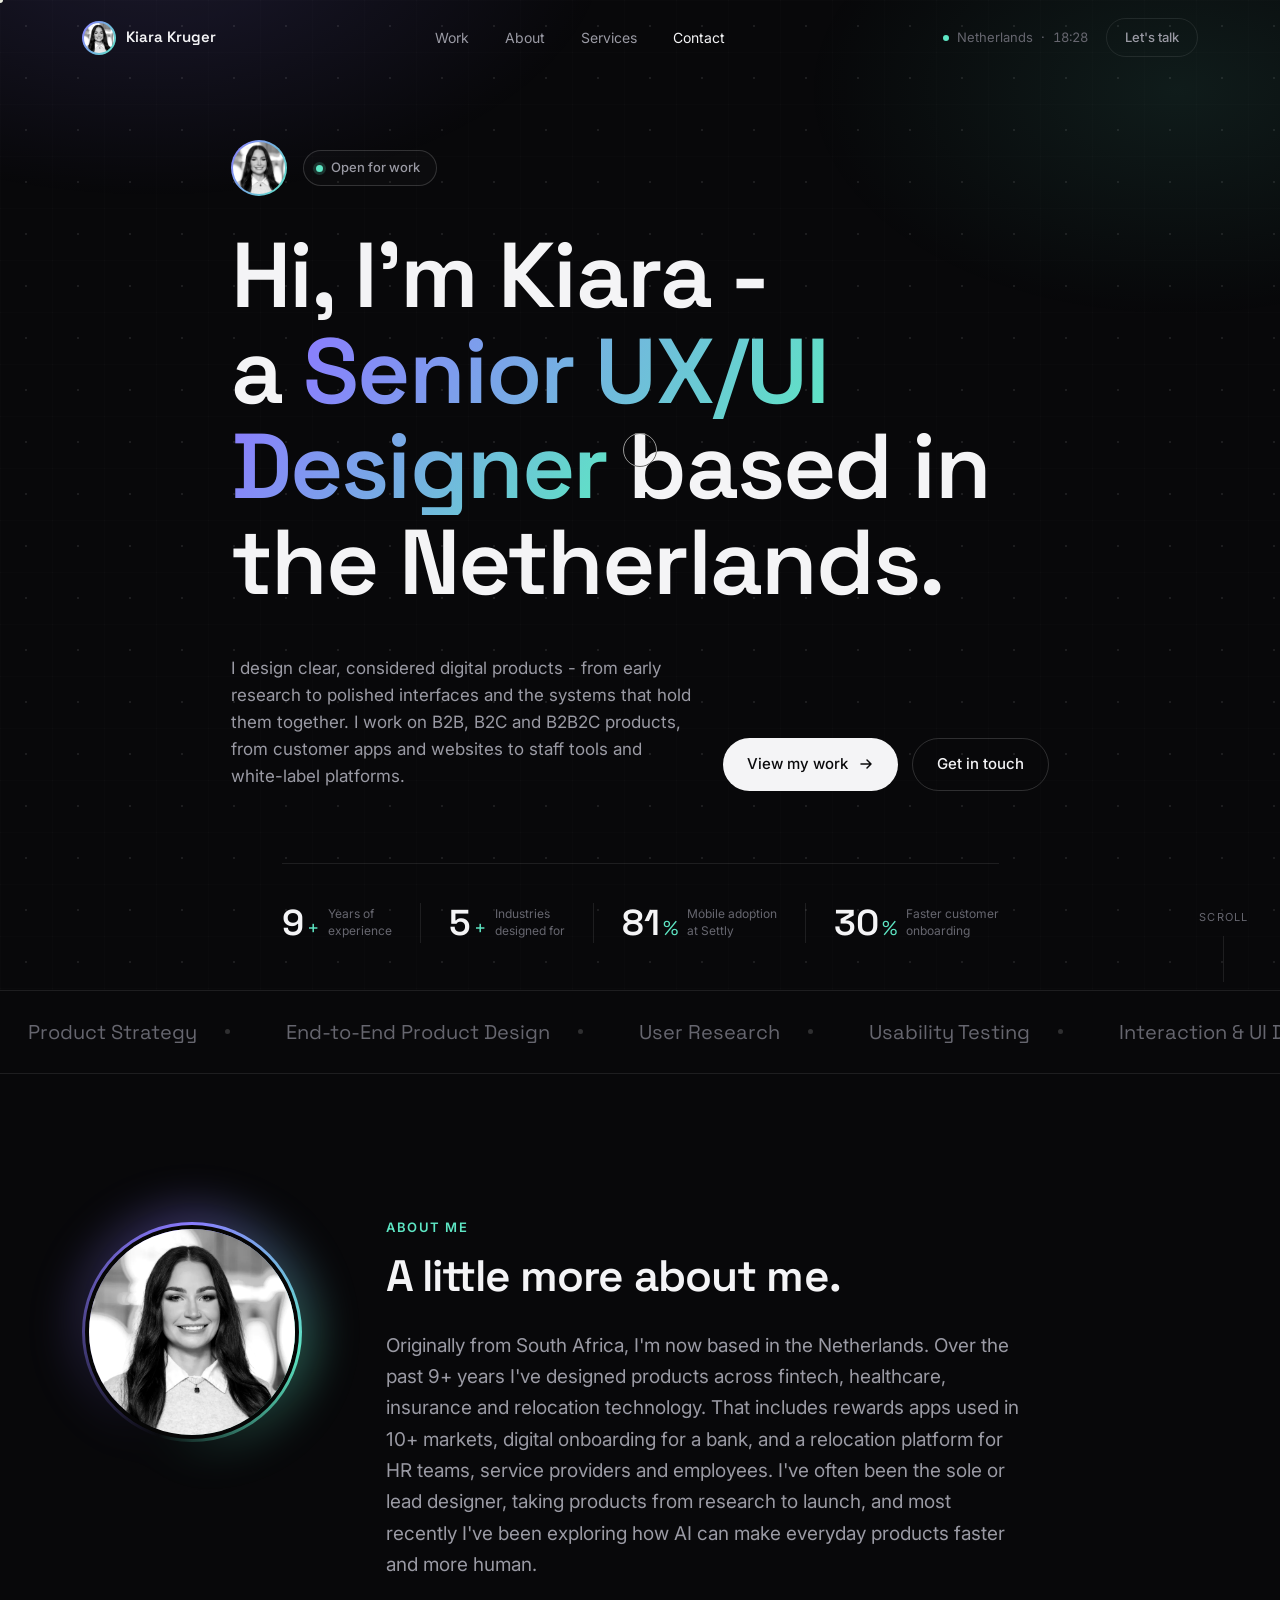
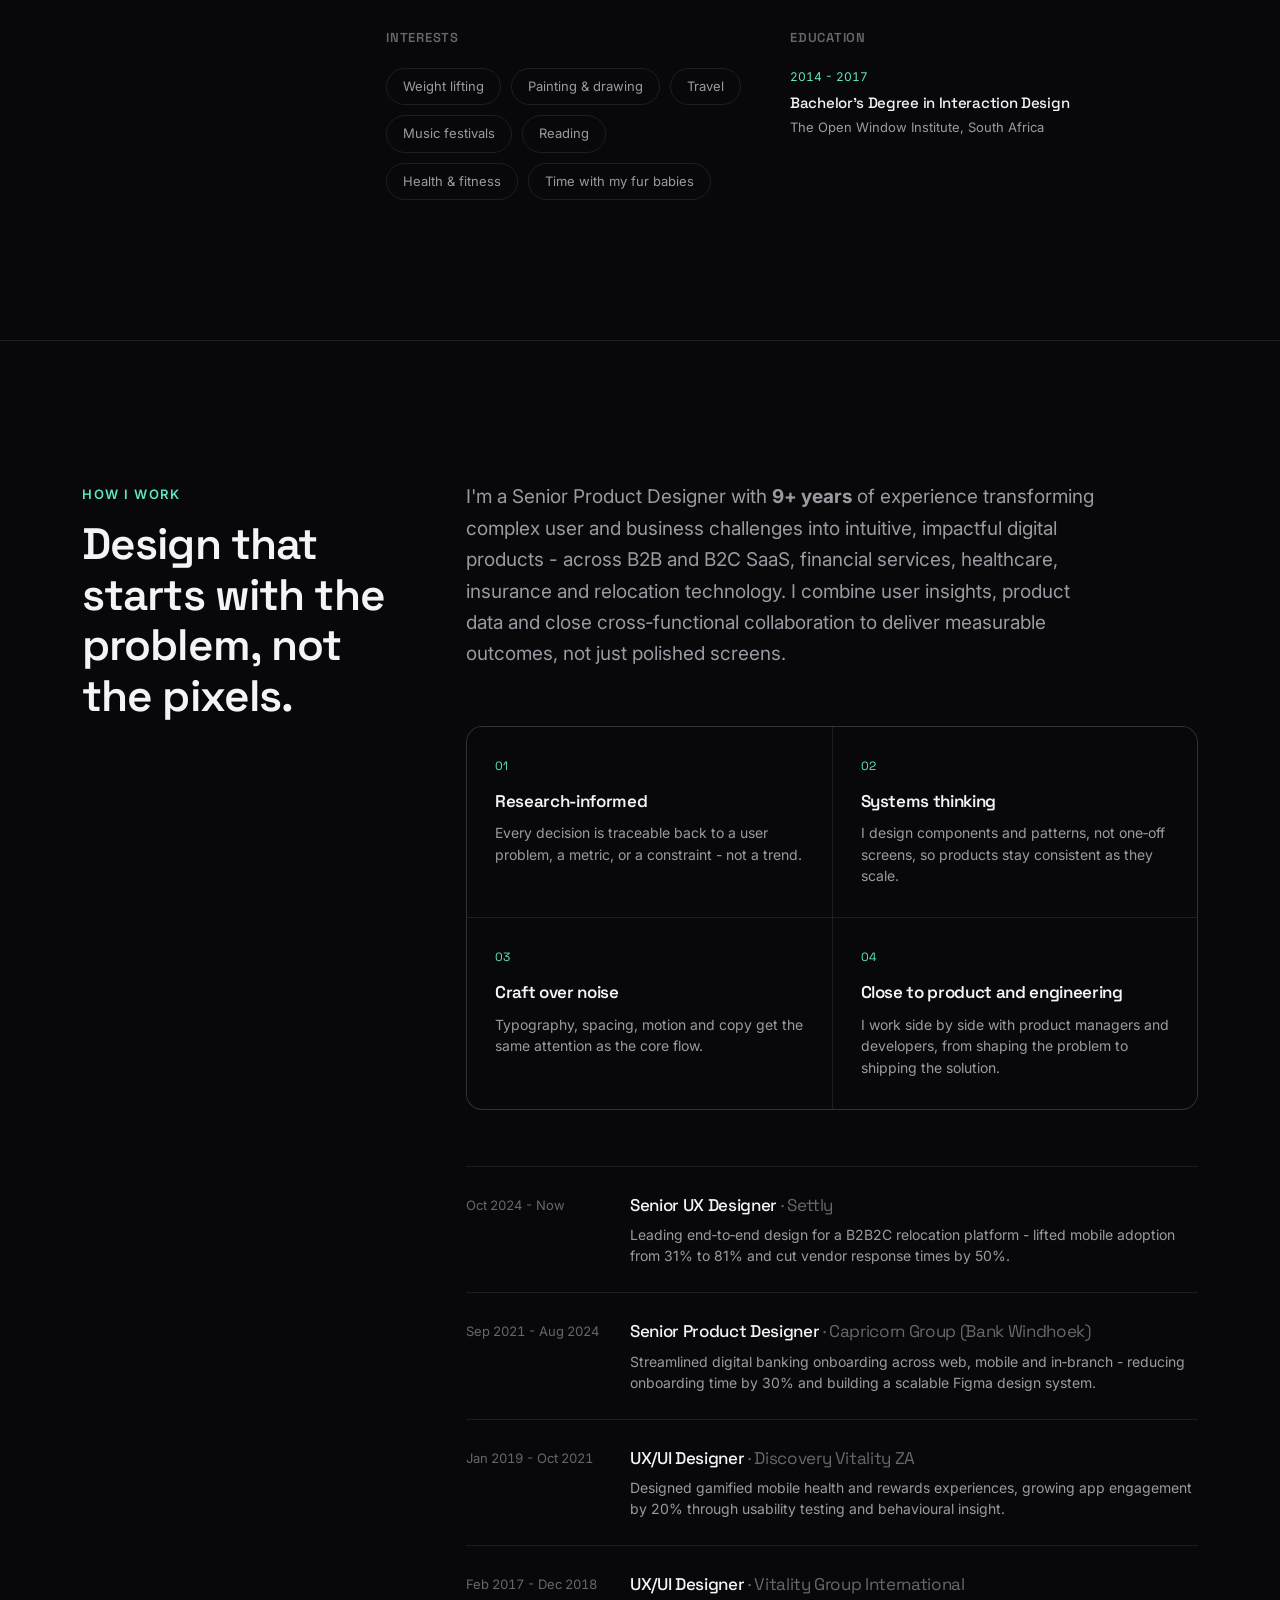
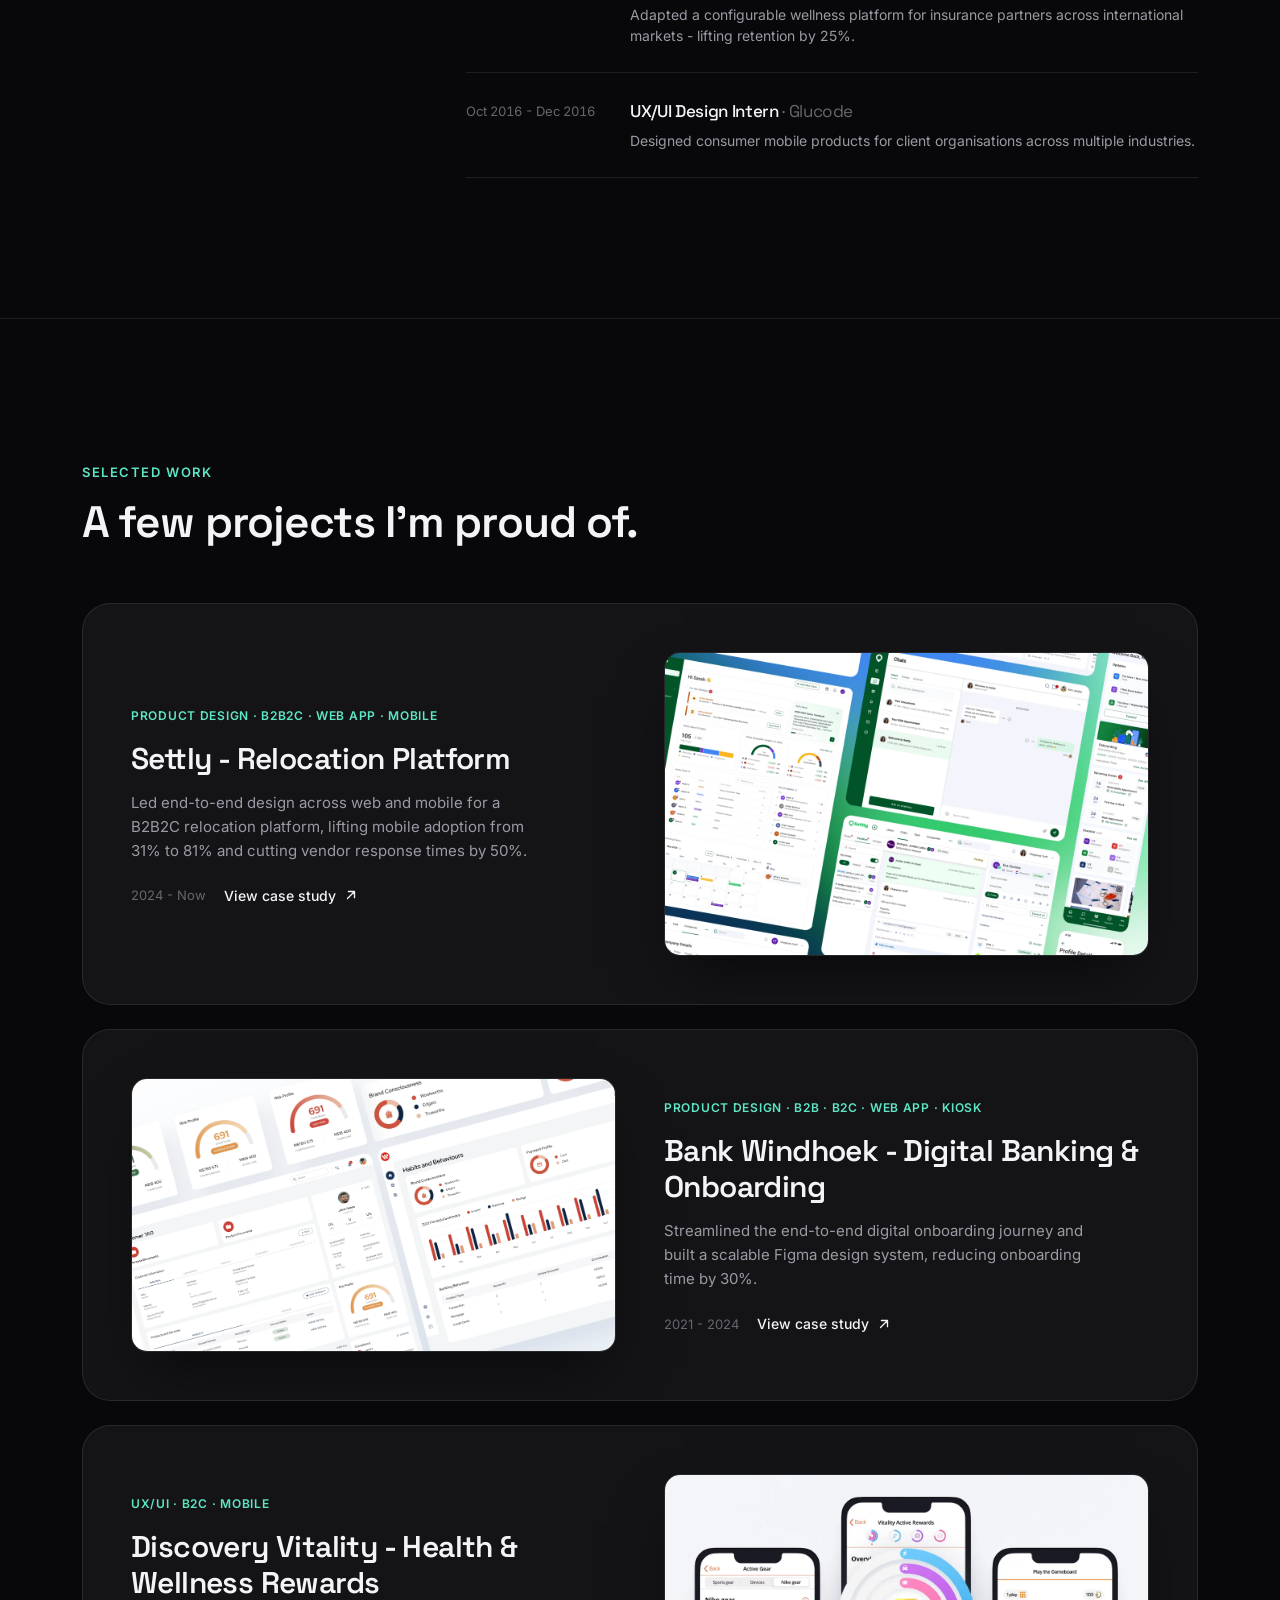
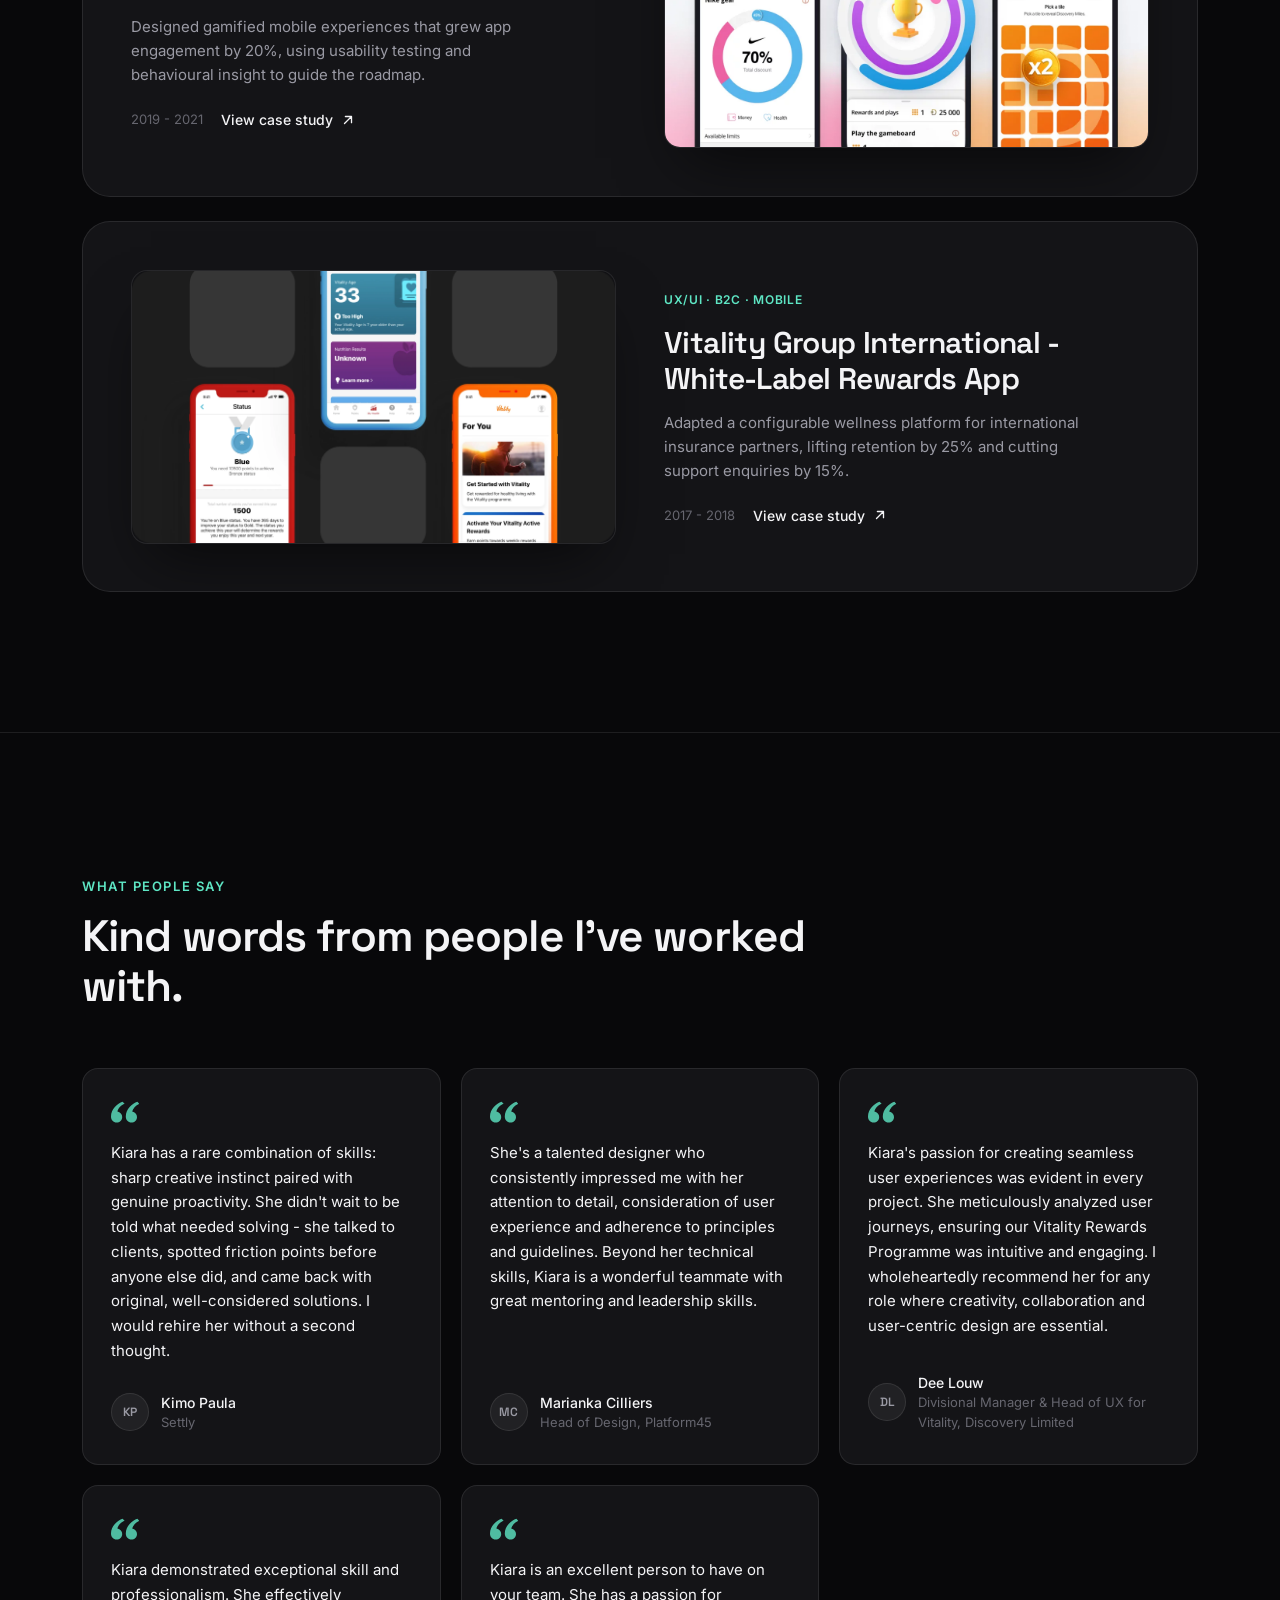
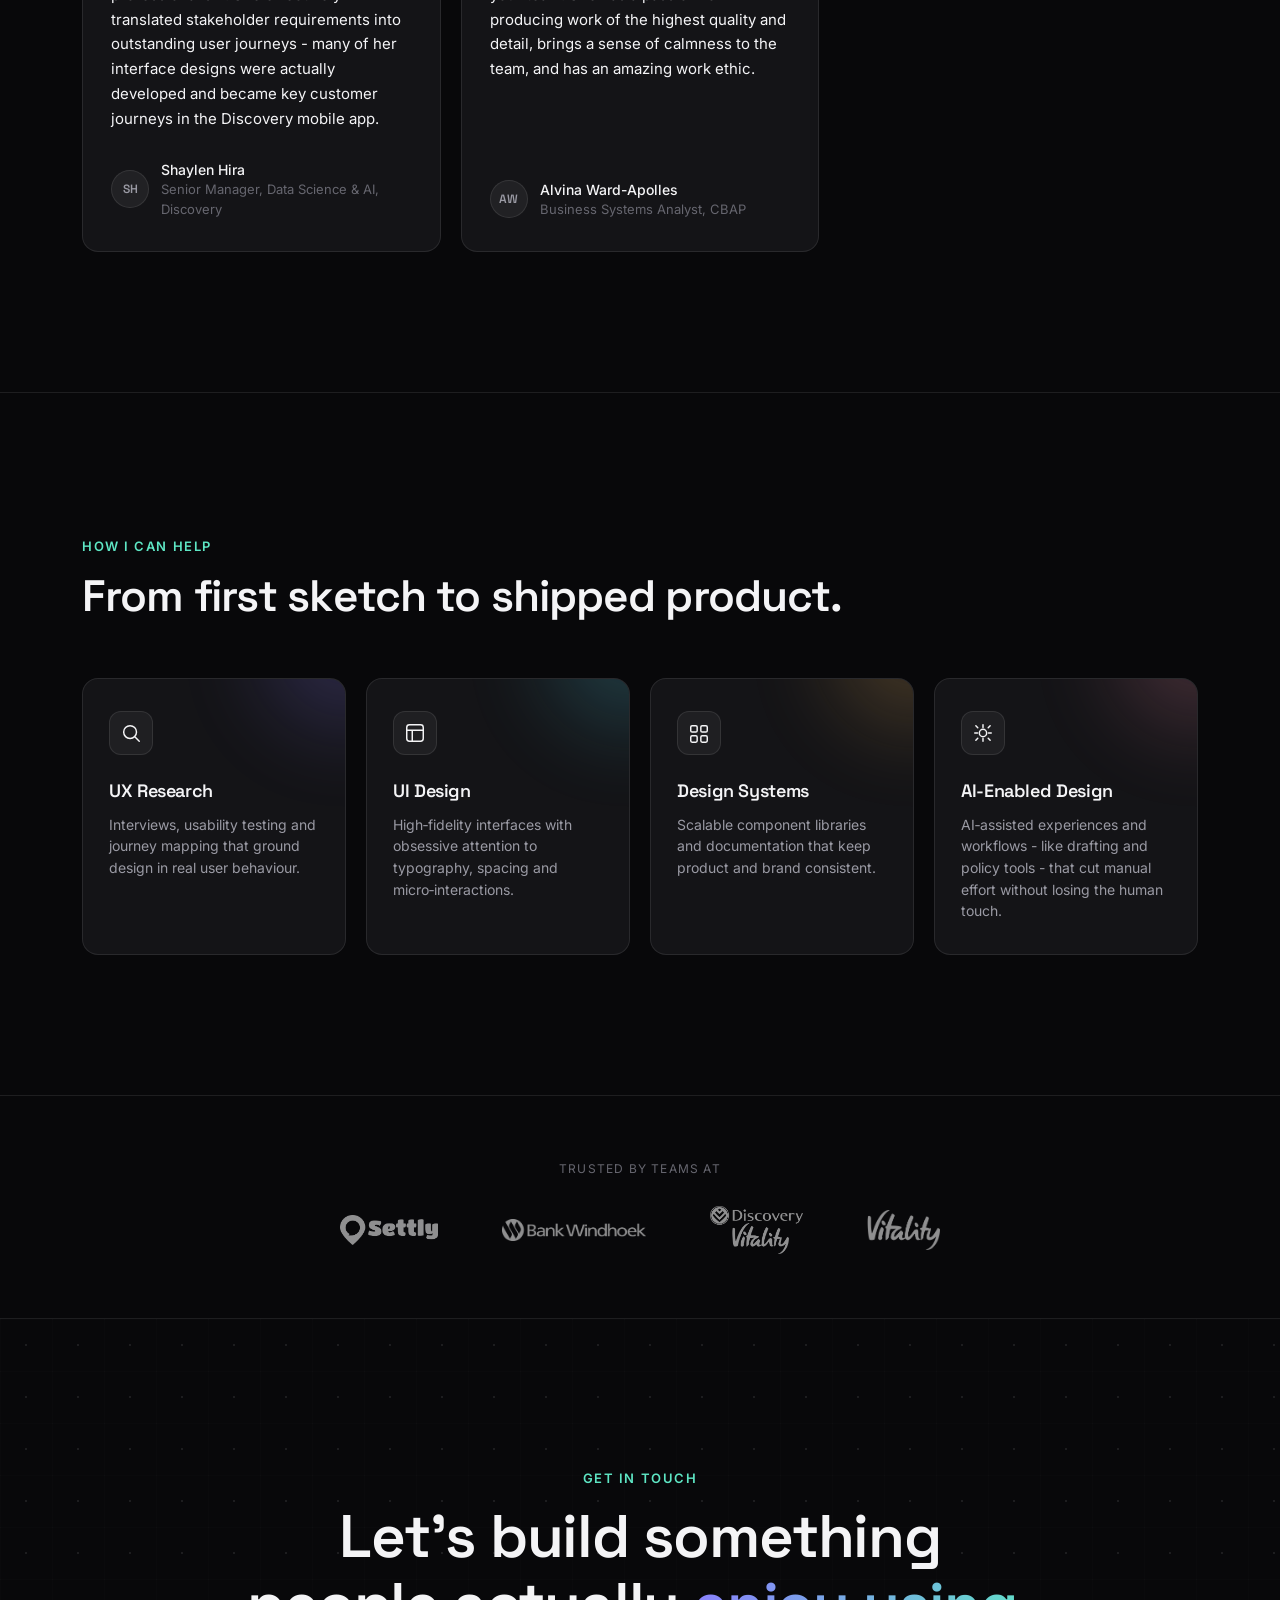
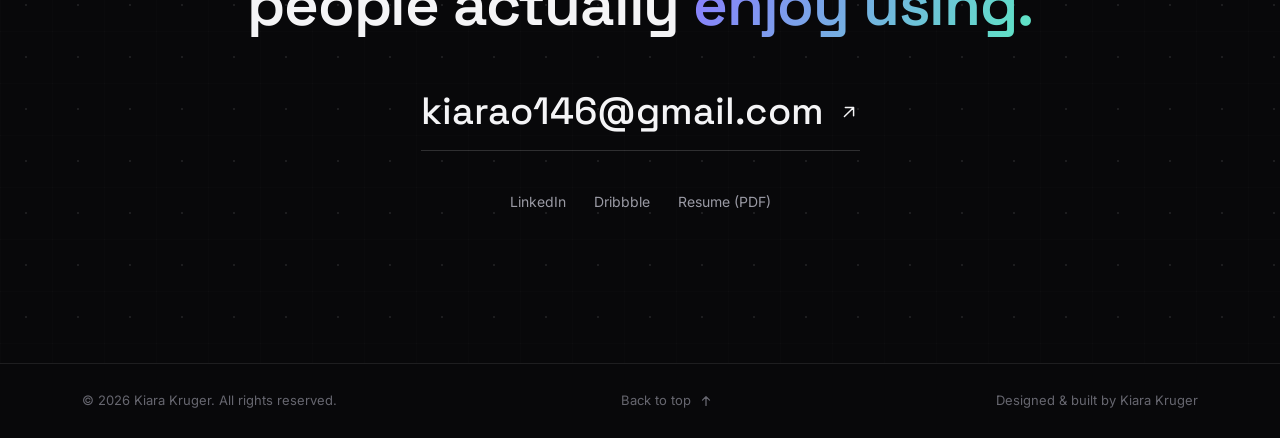
<file: index.html>
<!DOCTYPE html>
<html lang="en">
<head>
<meta charset="UTF-8" />
<meta name="viewport" content="width=device-width, initial-scale=1.0" />
<title>Kiara Kruger - Senior UX/UI Designer</title>
<meta name="description" content="Kiara Kruger is a Senior UX/UI Designer with 9+ years of experience across SaaS, fintech, healthcare, insurance and relocation technology - UX research, interface design, design systems and AI-enabled experiences." />

<link rel="icon" href="data:,">
<link rel="preconnect" href="https://fonts.googleapis.com">
<link rel="preconnect" href="https://fonts.gstatic.com" crossorigin>
<link href="https://fonts.googleapis.com/css2?family=Space+Grotesk:wght@400;500;600;700&family=Inter:wght@400;500;600&display=swap" rel="stylesheet">

<link rel="stylesheet" href="assets/css/style.css" />
</head>
<body>

<!-- scroll progress -->
<div class="scroll-progress" aria-hidden="true"><span id="scrollProgressBar"></span></div>

<!-- custom cursor (desktop only, see main.js) -->
<div class="cursor" id="cursor" aria-hidden="true">
  <div class="cursor-dot"></div>
  <div class="cursor-ring"></div>
</div>

<!-- ============ HEADER ============ -->
<header class="site-header" id="siteHeader">
  <div class="container header-inner">
    <a href="#top" class="logo" data-cursor="link">
      <span class="logo-mark logo-mark--photo"><img src="assets/media/profile/avatar.webp" alt="" width="34" height="34" /></span>
      <span class="logo-text">Kiara Kruger</span>
    </a>

    <nav class="nav-desktop" aria-label="Primary">
      <ul>
        <li><a href="#work" data-nav-link data-cursor="link">Work</a></li>
        <li><a href="#about" data-nav-link data-cursor="link">About</a></li>
        <li><a href="#services" data-nav-link data-cursor="link">Services</a></li>
        <li><a href="#contact" data-nav-link data-cursor="link">Contact</a></li>
      </ul>
      <span class="nav-indicator" id="navIndicator" aria-hidden="true"></span>
    </nav>

    <div class="header-meta">
      <span class="local-clock" id="localClock" data-cursor="default">
        <span class="clock-dot"></span>
        <span id="clockCity">Netherlands</span> · <span id="clockTime">--:--</span>
      </span>
      <a href="#contact" class="btn btn-ghost btn-sm header-cta" data-cursor="link">Let's talk</a>
      <button class="menu-toggle" id="menuToggle" aria-label="Toggle menu" aria-expanded="false" data-cursor="link">
        <span></span><span></span>
      </button>
    </div>
  </div>

  <div class="nav-mobile" id="navMobile">
    <ul>
      <li><a href="#work" data-nav-link-mobile>Work</a></li>
      <li><a href="#about" data-nav-link-mobile>About</a></li>
      <li><a href="#services" data-nav-link-mobile>Services</a></li>
      <li><a href="#contact" data-nav-link-mobile>Contact</a></li>
    </ul>
    <a href="mailto:kiarao146@gmail.com" class="nav-mobile-email">kiarao146@gmail.com</a>
  </div>
</header>

<main id="top">

  <!-- ============ HERO ============ -->
  <section class="hero" id="hero">
    <div class="grid-field" aria-hidden="true">
      <div class="grid-field__base"></div>
      <div class="grid-field__light"></div>
      <div class="grid-field__glow"></div>
    </div>
    <div class="container hero-inner">
      <div class="hero-top" data-reveal>
        <div class="avatar avatar--photo">
          <img src="assets/media/profile/avatar.webp" alt="Kiara Kruger" width="120" height="120" />
        </div>
        <span class="pill pill-status" data-cursor="default">
          <span class="pill-dot"></span>
          Open for work
        </span>
      </div>

      <h1 class="hero-title">
        <span class="reveal-line" data-reveal><span class="reveal-inner">Hi, I'm Kiara -</span></span>
        <span class="reveal-line" data-reveal style="--d:1"><span class="reveal-inner">a <em>Senior UX/UI</em></span></span>
        <span class="reveal-line" data-reveal style="--d:2"><span class="reveal-inner"><em>Designer</em> based in</span></span>
        <span class="reveal-line" data-reveal style="--d:3"><span class="reveal-inner">the Netherlands.</span></span>
      </h1>

      <div class="hero-bottom">
        <p class="hero-sub" data-reveal style="--d:4">
          I design clear, considered digital products - from early research
          to polished interfaces and the systems that hold them together.
          I work on B2B, B2C and B2B2C products, from customer apps and websites
          to staff tools and white-label platforms.
        </p>

        <div class="hero-actions" data-reveal style="--d:5">
          <a href="#work" class="btn btn-primary" data-cursor="link">
            <span>View my work</span>
            <svg width="16" height="16" viewBox="0 0 16 16" fill="none"><path d="M3 8h10M9 4l4 4-4 4" stroke="currentColor" stroke-width="1.5" stroke-linecap="round" stroke-linejoin="round"/></svg>
          </a>
          <a href="#contact" class="btn btn-outline" data-cursor="link">Get in touch</a>
        </div>
      </div>
    </div>

    <div class="container">
      <div class="hero-stats" data-reveal style="--d:6">
        <div class="stat">
          <span class="stat-num" data-count="9">0</span><span class="stat-plus">+</span>
          <span class="stat-label">Years of<br>experience</span>
        </div>
        <div class="stat-divider" aria-hidden="true"></div>
        <div class="stat">
          <span class="stat-num" data-count="5">0</span><span class="stat-plus">+</span>
          <span class="stat-label">Industries<br>designed for</span>
        </div>
        <div class="stat-divider" aria-hidden="true"></div>
        <div class="stat">
          <span class="stat-num" data-count="81">0</span><span class="stat-plus">%</span>
          <span class="stat-label">Mobile adoption<br>at Settly</span>
        </div>
        <div class="stat-divider" aria-hidden="true"></div>
        <div class="stat">
          <span class="stat-num" data-count="30">0</span><span class="stat-plus">%</span>
          <span class="stat-label">Faster customer<br>onboarding</span>
        </div>
      </div>
    </div>

    <a href="#work" class="scroll-cue" data-cursor="link" aria-label="Scroll to work">
      <span>Scroll</span>
      <span class="scroll-cue-line"><i></i></span>
    </a>
  </section>

  <!-- ============ SKILLS MARQUEE ============ -->
  <section class="marquee-section" aria-label="Skills and tools">
    <div class="marquee" data-speed="slow">
      <div class="marquee-track" id="marqueeTrack">
        <!-- items injected by JS from content.js, duplicated for seamless loop -->
      </div>
    </div>
  </section>

  <!-- ============ ABOUT ME (personal) ============ -->
  <section class="profile" id="about">
    <div class="container profile-grid">
    <figure class="profile-photo" data-reveal>
      <span class="profile-photo-ring" aria-hidden="true"></span>
      <img src="assets/media/profile/portrait-circle.webp" alt="Portrait of Kiara Kruger" width="640" height="640" loading="lazy" />
    </figure>
    <div class="profile-body">
      <span class="eyebrow">About me</span>
      <h2 class="section-title" style="margin-bottom:28px;">A little more about me.</h2>

      <!-- Personal bio - edit this paragraph freely, e.g. add a line about your interests -->
      <p class="about-lead" data-reveal>
        Originally from South Africa, I'm now based in the Netherlands. Over the
        past 9+ years I've designed products across fintech,
        healthcare, insurance and relocation technology. That includes rewards
        apps used in 10+ markets, digital onboarding for a bank, and a relocation
        platform for HR teams, service providers and employees. I've often been the
        sole or lead designer, taking products from research to launch, and most
        recently I've been exploring how AI can make everyday products faster and
        more human.
      </p>

      <div class="profile-columns">
        <div class="profile-col" data-reveal>
          <h3 class="profile-col-title">Interests</h3>
          <div class="interest-tags" id="interestTags"></div>
        </div>
        <div class="profile-col" data-reveal>
          <h3 class="profile-col-title">Education</h3>
          <div class="education-list" id="educationList"></div>
        </div>
      </div>
    </div>
    </div>
  </section>

  <!-- ============ APPROACH ============ -->
  <section class="about" id="approach">
    <div class="container about-grid">
      <div class="about-head" data-reveal>
        <span class="eyebrow">How I work</span>
        <h2 class="section-title">
          Design that starts with the problem, not the pixels.
        </h2>
      </div>

      <div class="about-body">
        <p class="about-lead" data-reveal>
          I'm a Senior Product Designer with <strong>9+ years</strong> of experience
          transforming complex user and business challenges into intuitive,
          impactful digital products - across B2B and B2C SaaS, financial
          services, healthcare, insurance and relocation technology. I combine
          user insights, product data and close cross‑functional collaboration
          to deliver measurable outcomes, not just polished screens.
        </p>

        <div class="about-principles">
          <div class="principle" data-reveal>
            <span class="principle-index">01</span>
            <h3>Research‑informed</h3>
            <p>Every decision is traceable back to a user problem, a metric, or a constraint - not a trend.</p>
          </div>
          <div class="principle" data-reveal>
            <span class="principle-index">02</span>
            <h3>Systems thinking</h3>
            <p>I design components and patterns, not one‑off screens, so products stay consistent as they scale.</p>
          </div>
          <div class="principle" data-reveal>
            <span class="principle-index">03</span>
            <h3>Craft over noise</h3>
            <p>Typography, spacing, motion and copy get the same attention as the core flow.</p>
          </div>
          <div class="principle" data-reveal>
            <span class="principle-index">04</span>
            <h3>Close to product and engineering</h3>
            <p>I work side by side with product managers and developers, from shaping the problem to shipping the solution.</p>
          </div>
        </div>

        <div class="timeline" data-reveal>
          <div class="timeline-item">
            <div class="timeline-when">Oct 2024 - Now</div>
            <div class="timeline-what">
              <h4>Senior UX Designer <span>· Settly</span></h4>
              <p>Leading end‑to‑end design for a B2B2C relocation platform - lifted mobile adoption from 31% to 81% and cut vendor response times by 50%.</p>
            </div>
          </div>
          <div class="timeline-item">
            <div class="timeline-when">Sep 2021 - Aug 2024</div>
            <div class="timeline-what">
              <h4>Senior Product Designer <span>· Capricorn Group (Bank Windhoek)</span></h4>
              <p>Streamlined digital banking onboarding across web, mobile and in‑branch - reducing onboarding time by 30% and building a scalable Figma design system.</p>
            </div>
          </div>
          <div class="timeline-item">
            <div class="timeline-when">Jan 2019 - Oct 2021</div>
            <div class="timeline-what">
              <h4>UX/UI Designer <span>· Discovery Vitality ZA</span></h4>
              <p>Designed gamified mobile health and rewards experiences, growing app engagement by 20% through usability testing and behavioural insight.</p>
            </div>
          </div>
          <div class="timeline-item">
            <div class="timeline-when">Feb 2017 - Dec 2018</div>
            <div class="timeline-what">
              <h4>UX/UI Designer <span>· Vitality Group International</span></h4>
              <p>Adapted a configurable wellness platform for insurance partners across international markets - lifting retention by 25%.</p>
            </div>
          </div>
          <div class="timeline-item">
            <div class="timeline-when">Oct 2016 - Dec 2016</div>
            <div class="timeline-what">
              <h4>UX/UI Design Intern <span>· Glucode</span></h4>
              <p>Designed consumer mobile products for client organisations across multiple industries.</p>
            </div>
          </div>
        </div>
      </div>
    </div>
  </section>

  <!-- ============ WORK ============ -->
  <section class="work" id="work">
    <div class="container">
      <div class="section-head" data-reveal>
        <span class="eyebrow">Selected work</span>
        <h2 class="section-title">A few projects I'm proud of.</h2>
      </div>

      <div class="work-list" id="workList">
        <!-- project cards injected by JS from content.js -->
      </div>
    </div>
  </section>

  <!-- ============ TESTIMONIALS ============ -->
  <section class="testimonials" id="testimonials">
    <div class="container">
      <div class="section-head" data-reveal>
        <span class="eyebrow">What people say</span>
        <h2 class="section-title">Kind words from people I've worked with.</h2>
      </div>

      <div class="testimonials-grid" id="testimonialsList">
        <!-- testimonial cards injected by JS from content.js -->
      </div>
    </div>
  </section>

  <!-- ============ SERVICES ============ -->
  <section class="services" id="services">
    <div class="container">
      <div class="section-head" data-reveal>
        <span class="eyebrow">How I can help</span>
        <h2 class="section-title">From first sketch to shipped product.</h2>
      </div>

      <div class="services-grid">
        <div class="service-card" data-reveal data-tile="violet">
          <div class="service-icon">
            <svg width="22" height="22" viewBox="0 0 24 24" fill="none"><circle cx="11" cy="11" r="7" stroke="currentColor" stroke-width="1.6"/><path d="M21 21l-4.3-4.3" stroke="currentColor" stroke-width="1.6" stroke-linecap="round"/></svg>
          </div>
          <h3>UX Research</h3>
          <p>Interviews, usability testing and journey mapping that ground design in real user behaviour.</p>
        </div>
        <div class="service-card" data-reveal data-tile="cyan">
          <div class="service-icon">
            <svg width="22" height="22" viewBox="0 0 24 24" fill="none"><rect x="3" y="3" width="18" height="18" rx="3" stroke="currentColor" stroke-width="1.6"/><path d="M3 9h18M9 21V9" stroke="currentColor" stroke-width="1.6"/></svg>
          </div>
          <h3>UI Design</h3>
          <p>High‑fidelity interfaces with obsessive attention to typography, spacing and micro‑interactions.</p>
        </div>
        <div class="service-card" data-reveal data-tile="amber">
          <div class="service-icon">
            <svg width="22" height="22" viewBox="0 0 24 24" fill="none"><rect x="3" y="4" width="7" height="7" rx="1.5" stroke="currentColor" stroke-width="1.6"/><rect x="14" y="4" width="7" height="7" rx="1.5" stroke="currentColor" stroke-width="1.6"/><rect x="3" y="15" width="7" height="7" rx="1.5" stroke="currentColor" stroke-width="1.6"/><rect x="14" y="15" width="7" height="7" rx="1.5" stroke="currentColor" stroke-width="1.6"/></svg>
          </div>
          <h3>Design Systems</h3>
          <p>Scalable component libraries and documentation that keep product and brand consistent.</p>
        </div>
        <div class="service-card" data-reveal data-tile="rose">
          <div class="service-icon">
            <svg width="22" height="22" viewBox="0 0 24 24" fill="none"><path d="M12 3v3M12 18v3M4.2 4.2l2.1 2.1M17.7 17.7l2.1 2.1M3 12h3M18 12h3M4.2 19.8l2.1-2.1M17.7 6.3l2.1-2.1" stroke="currentColor" stroke-width="1.6" stroke-linecap="round"/><circle cx="12" cy="12" r="4" stroke="currentColor" stroke-width="1.6"/></svg>
          </div>
          <h3>AI‑Enabled Design</h3>
          <p>AI‑assisted experiences and workflows - like drafting and policy tools - that cut manual effort without losing the human touch.</p>
        </div>
      </div>
    </div>
  </section>

  <!-- ============ FEATURED IN / LOGOS ============ -->
  <section class="logos-section" data-reveal>
    <div class="container">
      <p class="logos-label">Trusted by teams at</p>
      <div class="logos-row">
        <img class="logo-settly" src="assets/media/logos/settly.png" alt="Settly" width="692" height="210" loading="lazy" />
        <img class="logo-bank" src="assets/media/logos/bank-windhoek.png" alt="Bank Windhoek" width="692" height="106" loading="lazy" />
        <img class="logo-discovery" src="assets/media/logos/discovery-vitality.png" alt="Discovery Vitality" width="692" height="358" loading="lazy" />
        <img class="logo-vitality" src="assets/media/logos/vitality.png" alt="Vitality Group International" width="692" height="376" loading="lazy" />
      </div>
    </div>
  </section>

  <!-- ============ CONTACT ============ -->
  <section class="contact" id="contact">
    <div class="grid-field" aria-hidden="true">
      <div class="grid-field__base"></div>
      <div class="grid-field__light"></div>
      <div class="grid-field__glow"></div>
    </div>
    <div class="container">
      <div class="contact-inner" data-reveal>
        <span class="eyebrow">Get in touch</span>
        <h2 class="contact-title">
          Let's build something<br class="br-desktop"> people actually <em>enjoy using.</em>
        </h2>
        <a href="mailto:kiarao146@gmail.com" class="contact-email" data-cursor="link">
          kiarao146@gmail.com
          <svg width="22" height="22" viewBox="0 0 24 24" fill="none" class="contact-email-icon"><path d="M7 17L17 7M17 7H8M17 7v9" stroke="currentColor" stroke-width="1.6" stroke-linecap="round" stroke-linejoin="round"/></svg>
        </a>

        <div class="contact-socials">
          <a href="https://www.linkedin.com/in/kiara-kruger-848386108/" target="_blank" rel="noopener" data-cursor="link">LinkedIn</a>
          <a href="https://dribbble.com/simplykiara" target="_blank" rel="noopener" data-cursor="link">Dribbble</a>
          <a href="assets/docs/Kiara-Kruger-CV.pdf" target="_blank" rel="noopener" data-cursor="link">Resume (PDF)</a>
        </div>
      </div>
    </div>
  </section>

</main>

<!-- ============ FOOTER ============ -->
<footer class="site-footer">
  <div class="container footer-inner">
    <span>© <span id="year"></span> Kiara Kruger. All rights reserved.</span>
    <button class="back-to-top" id="backToTop" data-cursor="link">
      Back to top
      <svg width="14" height="14" viewBox="0 0 16 16" fill="none"><path d="M8 13V3M4 7l4-4 4 4" stroke="currentColor" stroke-width="1.5" stroke-linecap="round" stroke-linejoin="round"/></svg>
    </button>
    <span>Designed &amp; built by Kiara Kruger</span>
  </div>
</footer>

<script src="assets/js/content.js"></script>
<script src="assets/js/main.js"></script>
</body>
</html>
</file>
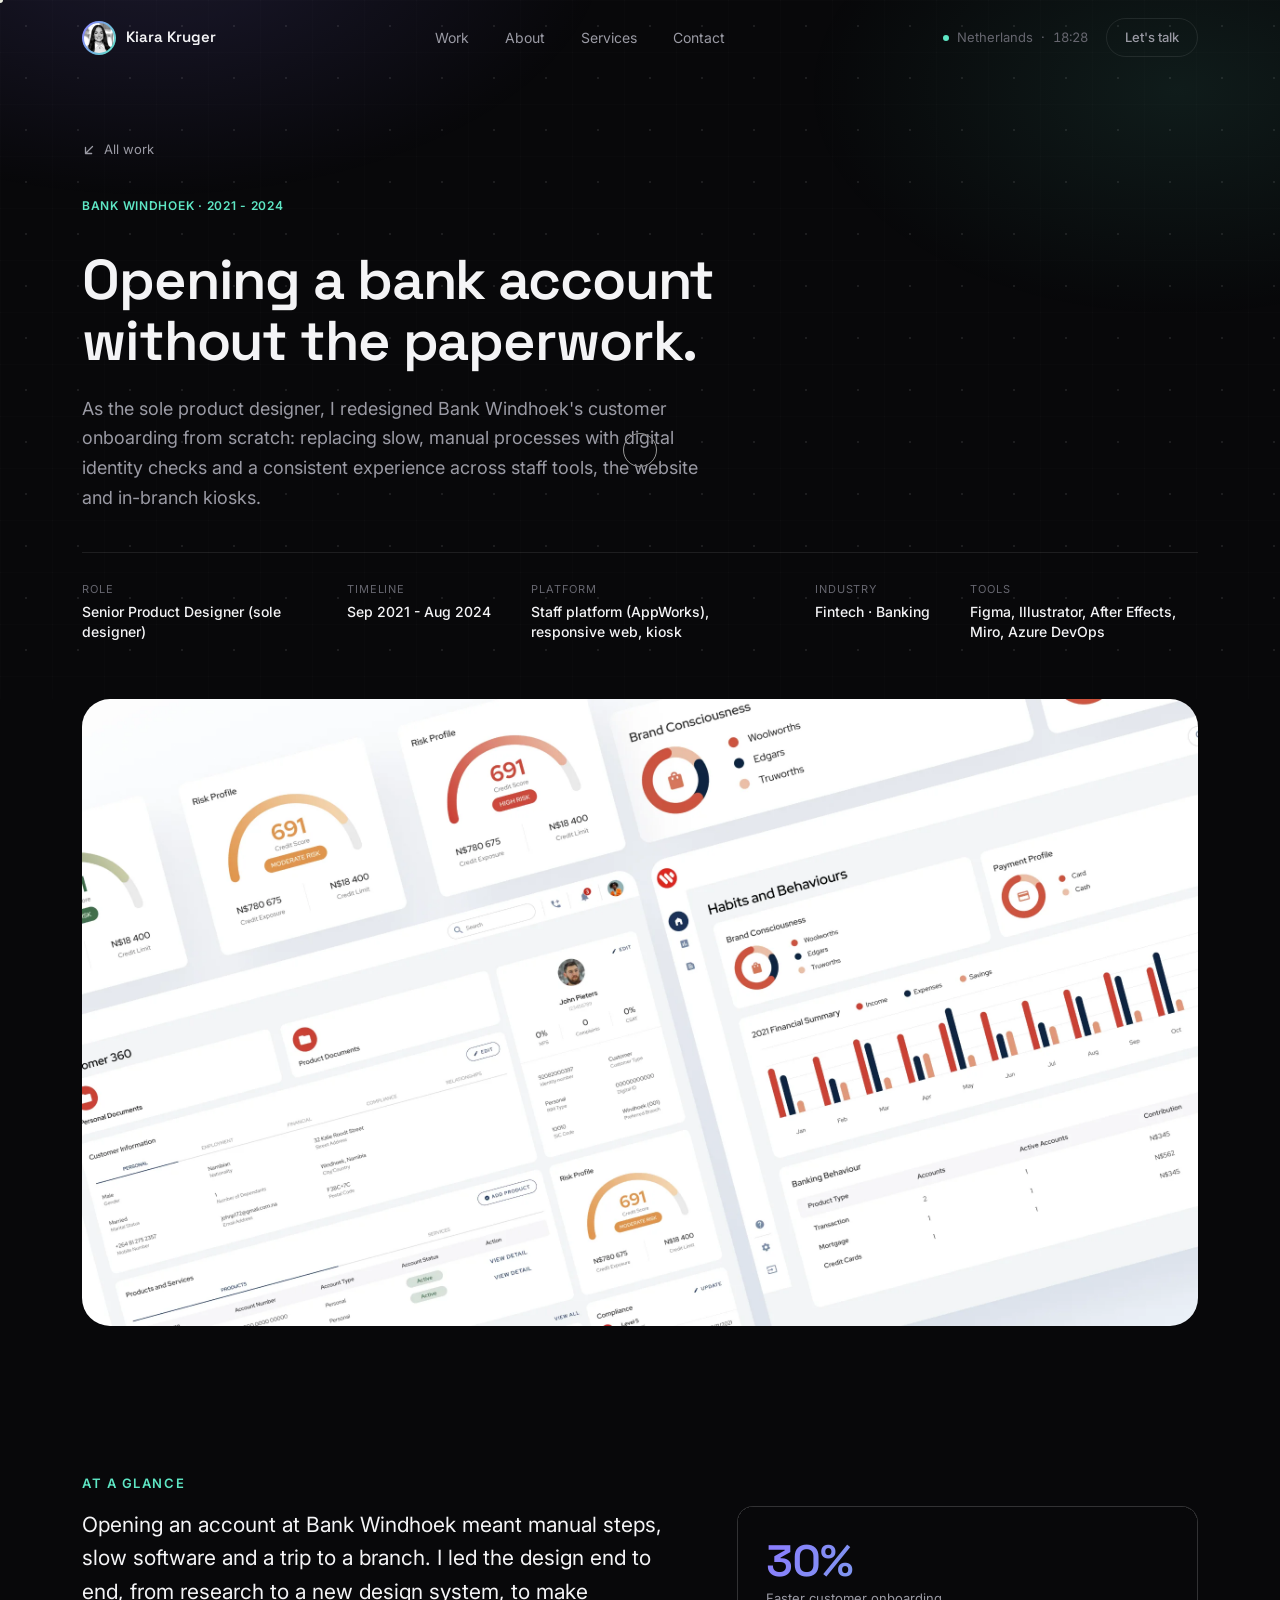
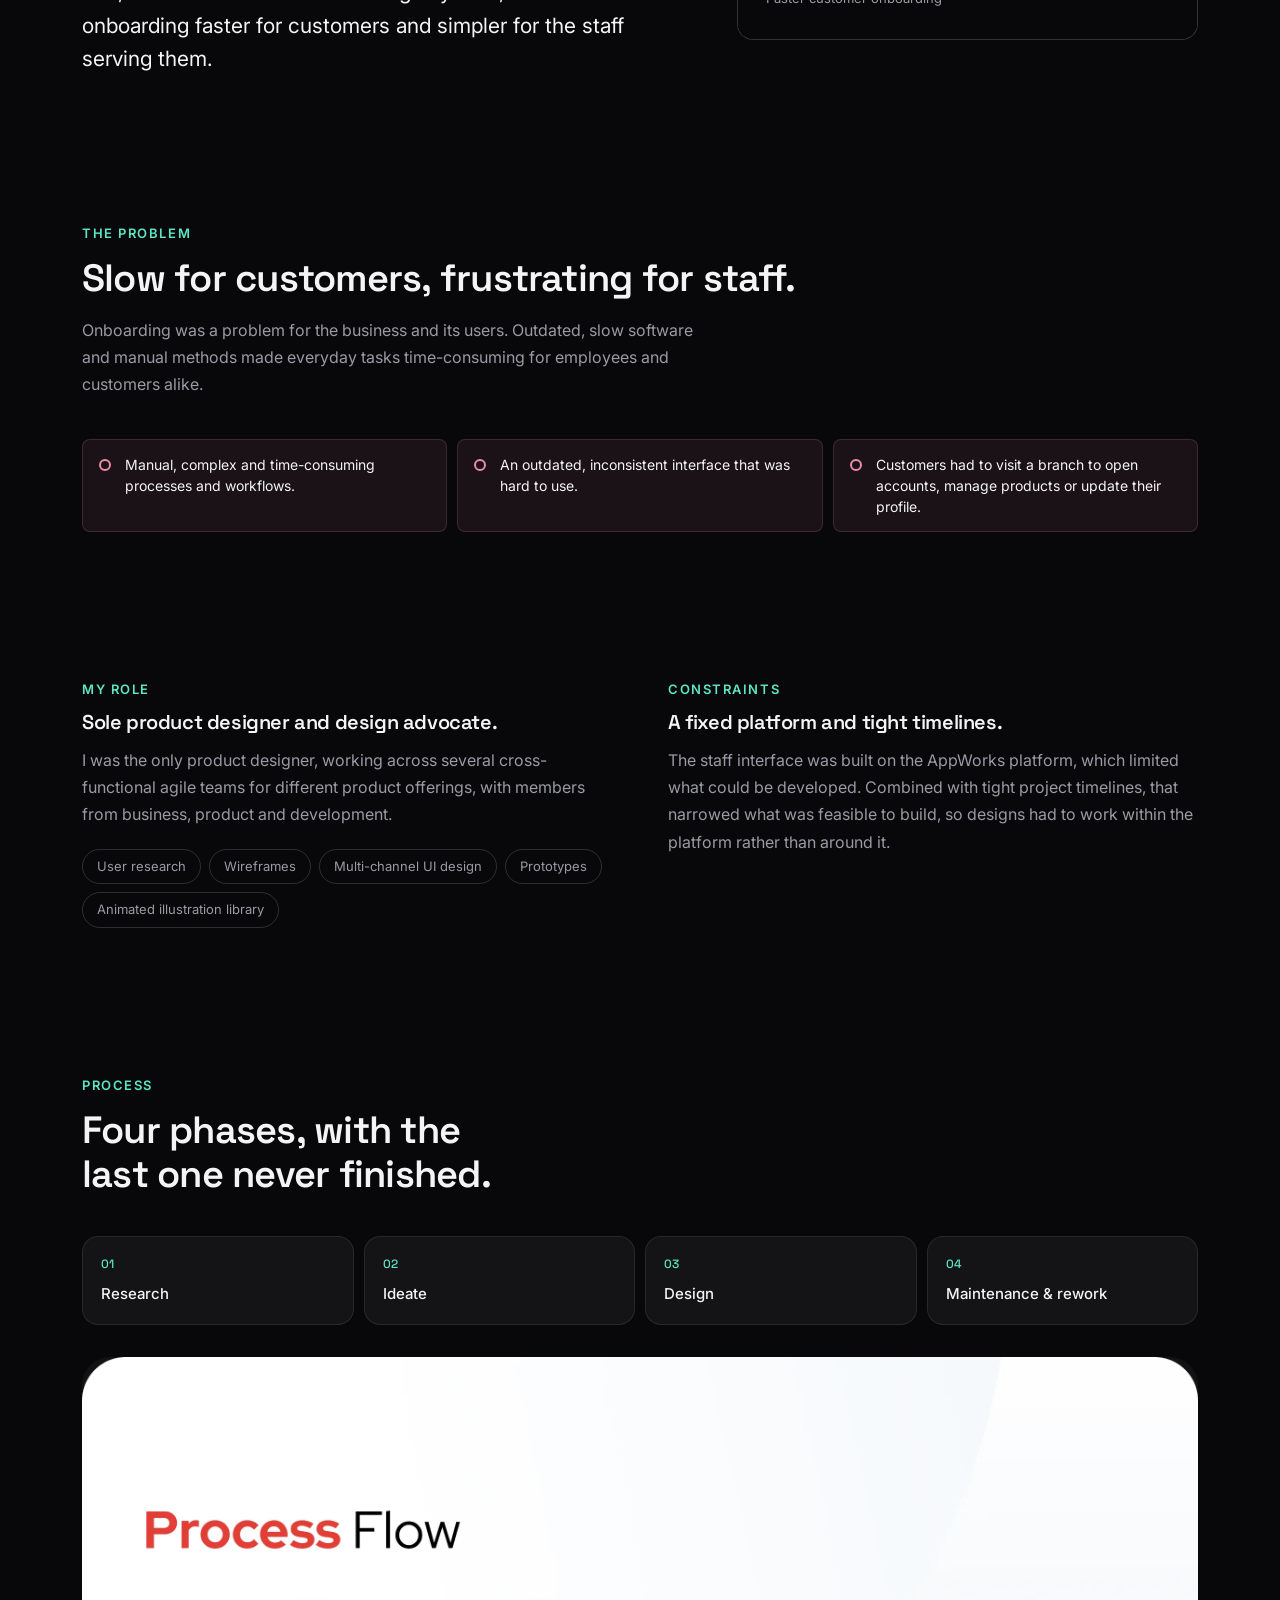
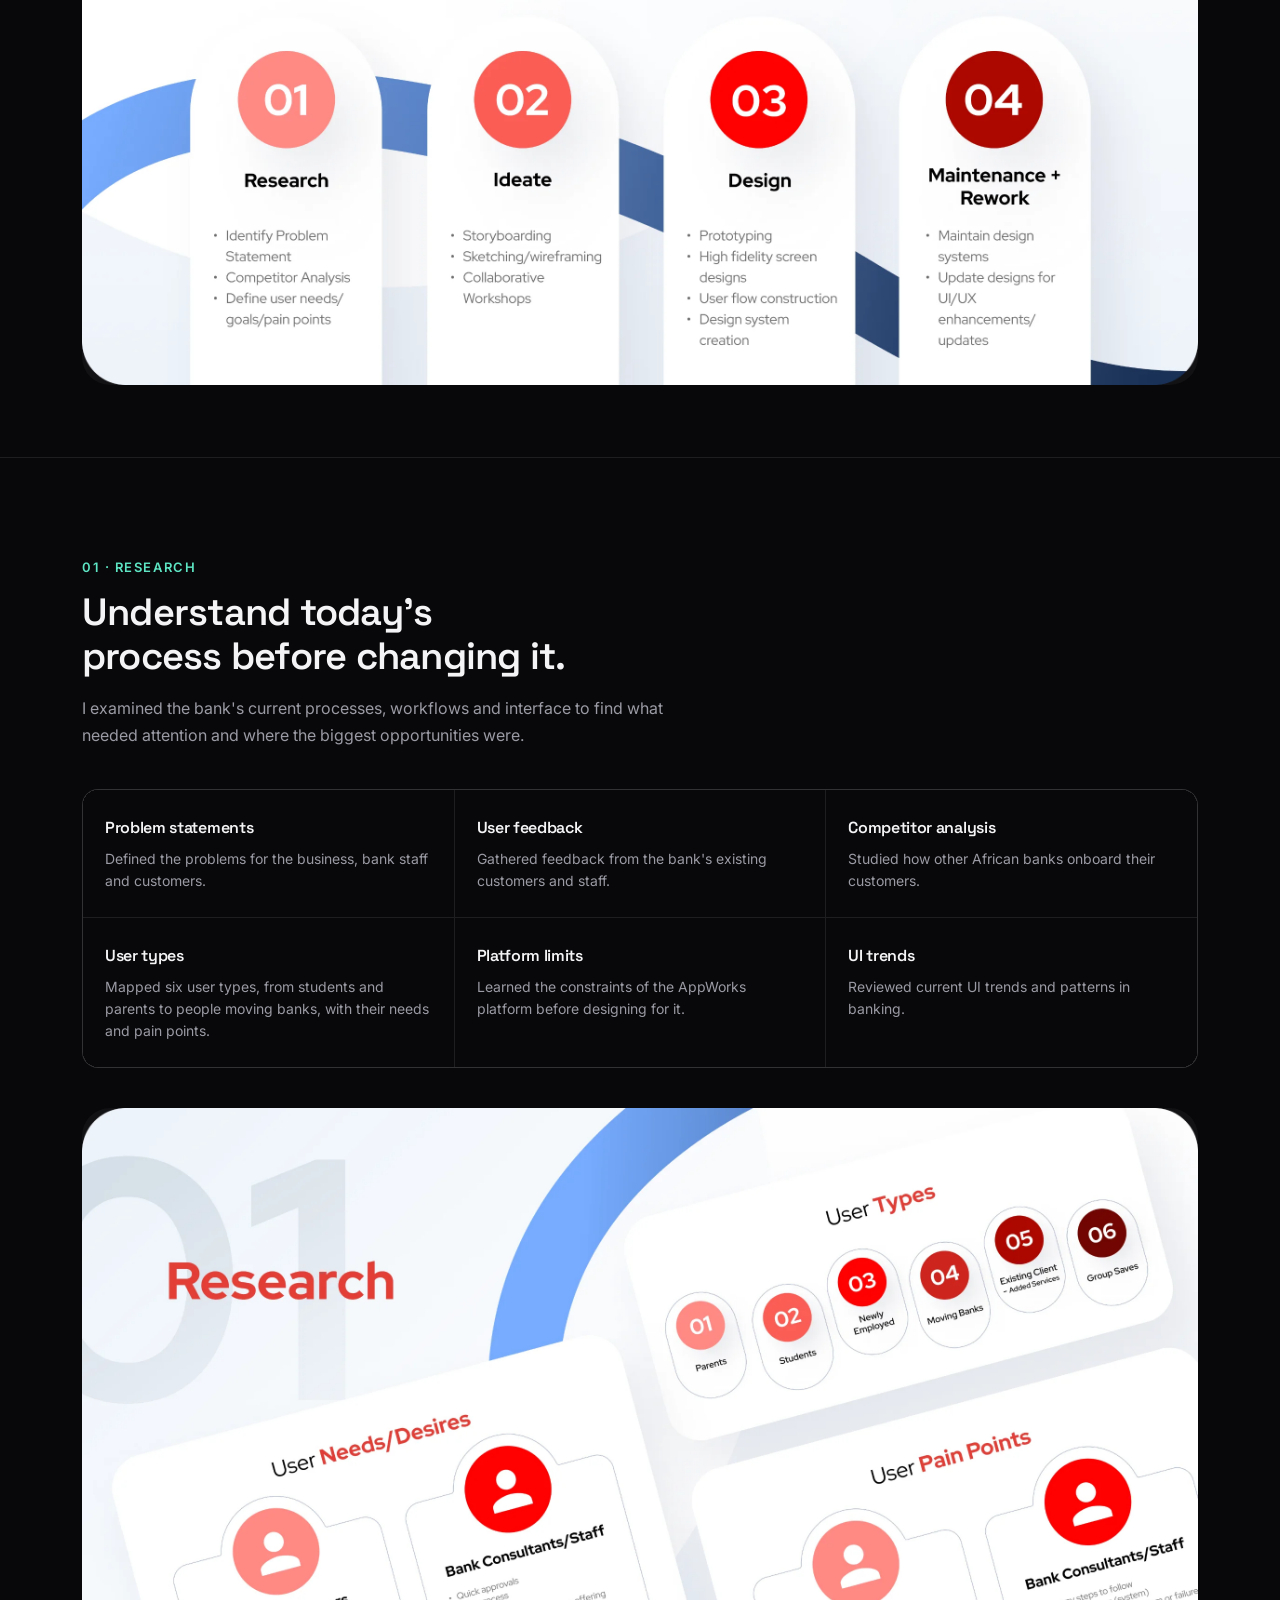
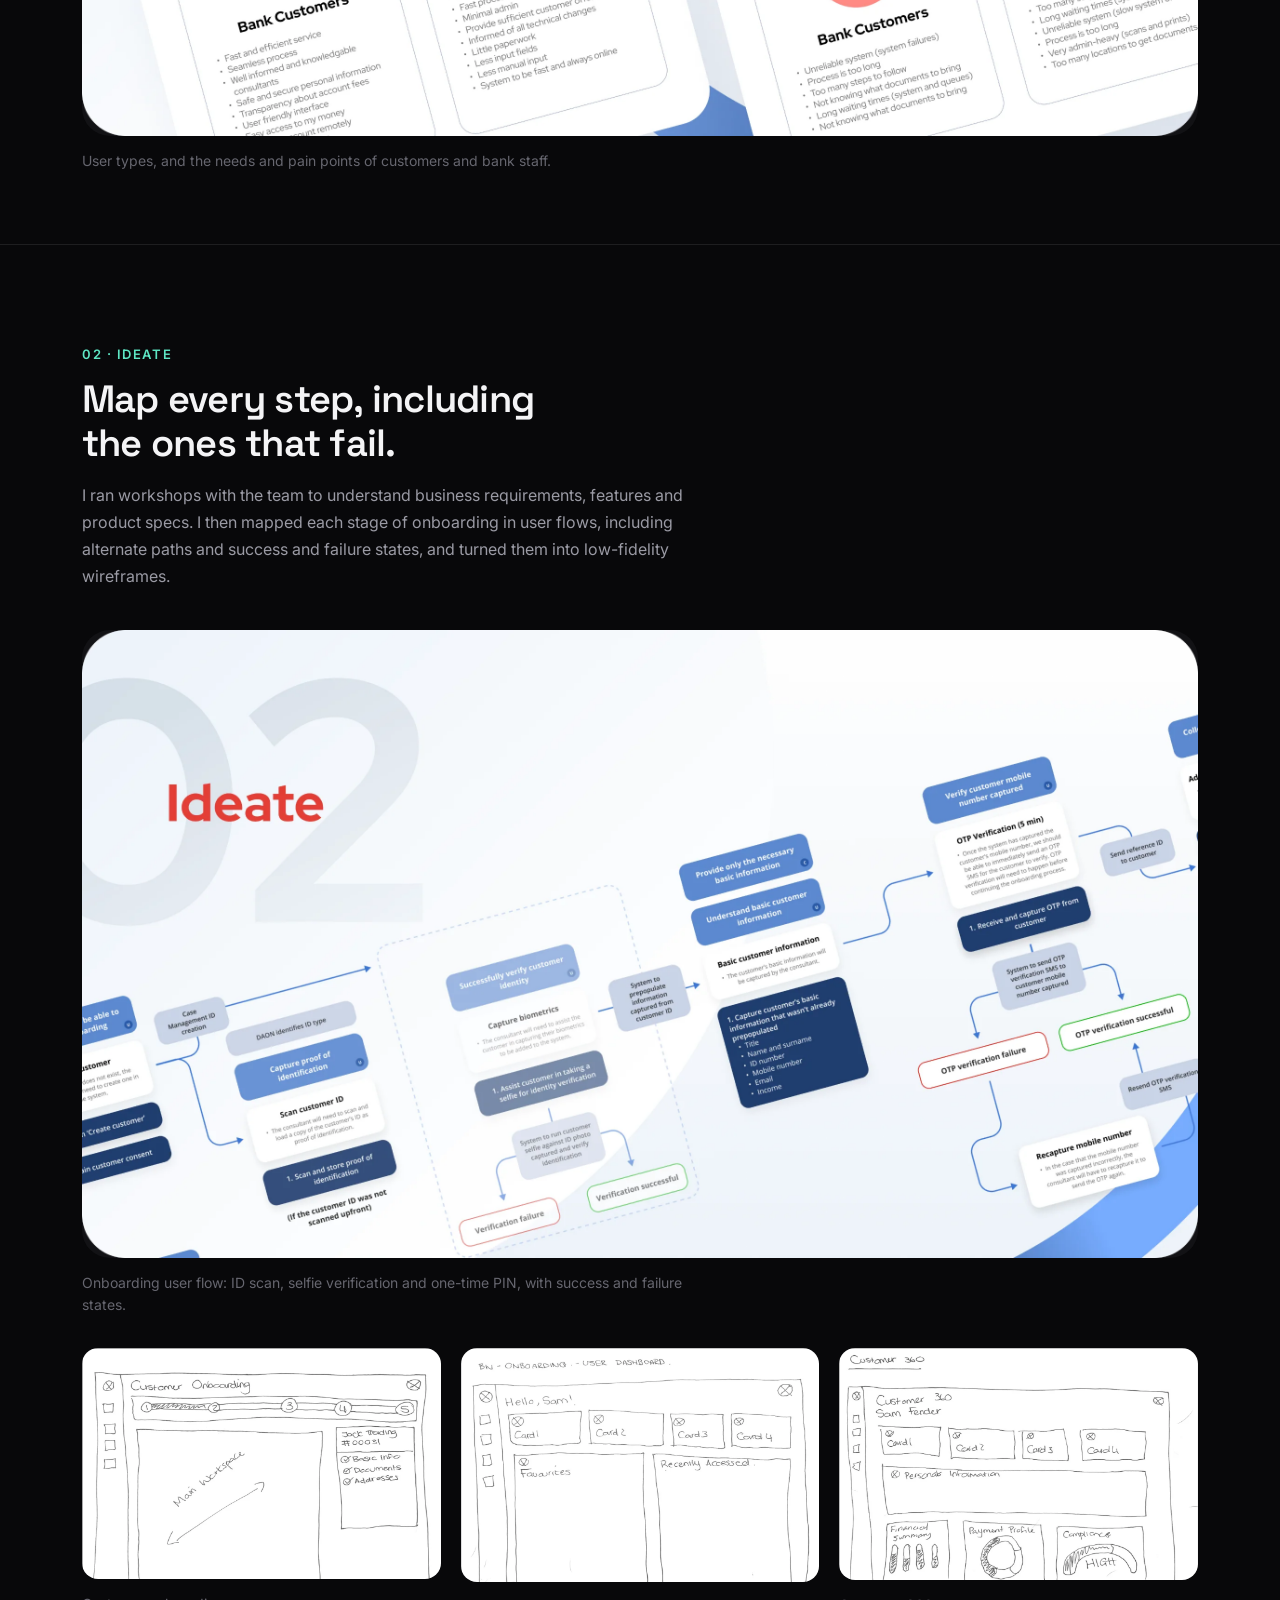
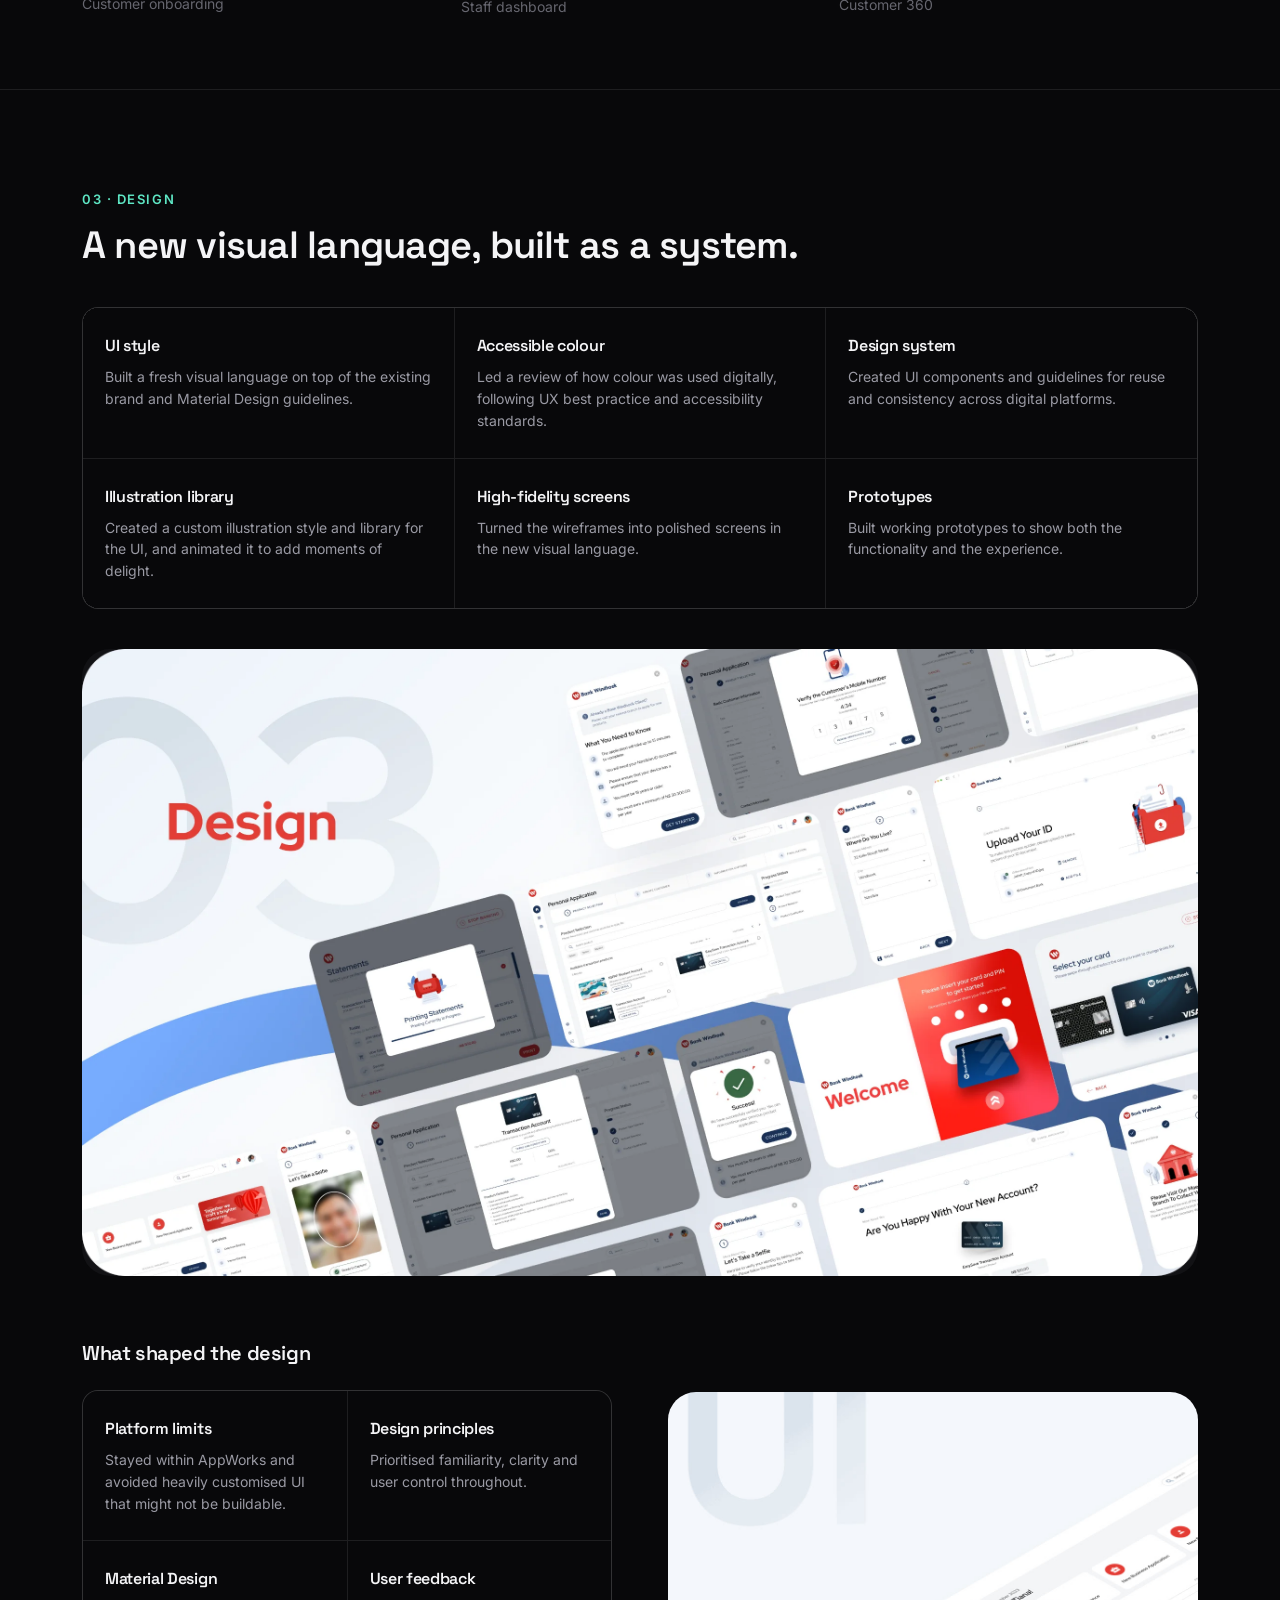
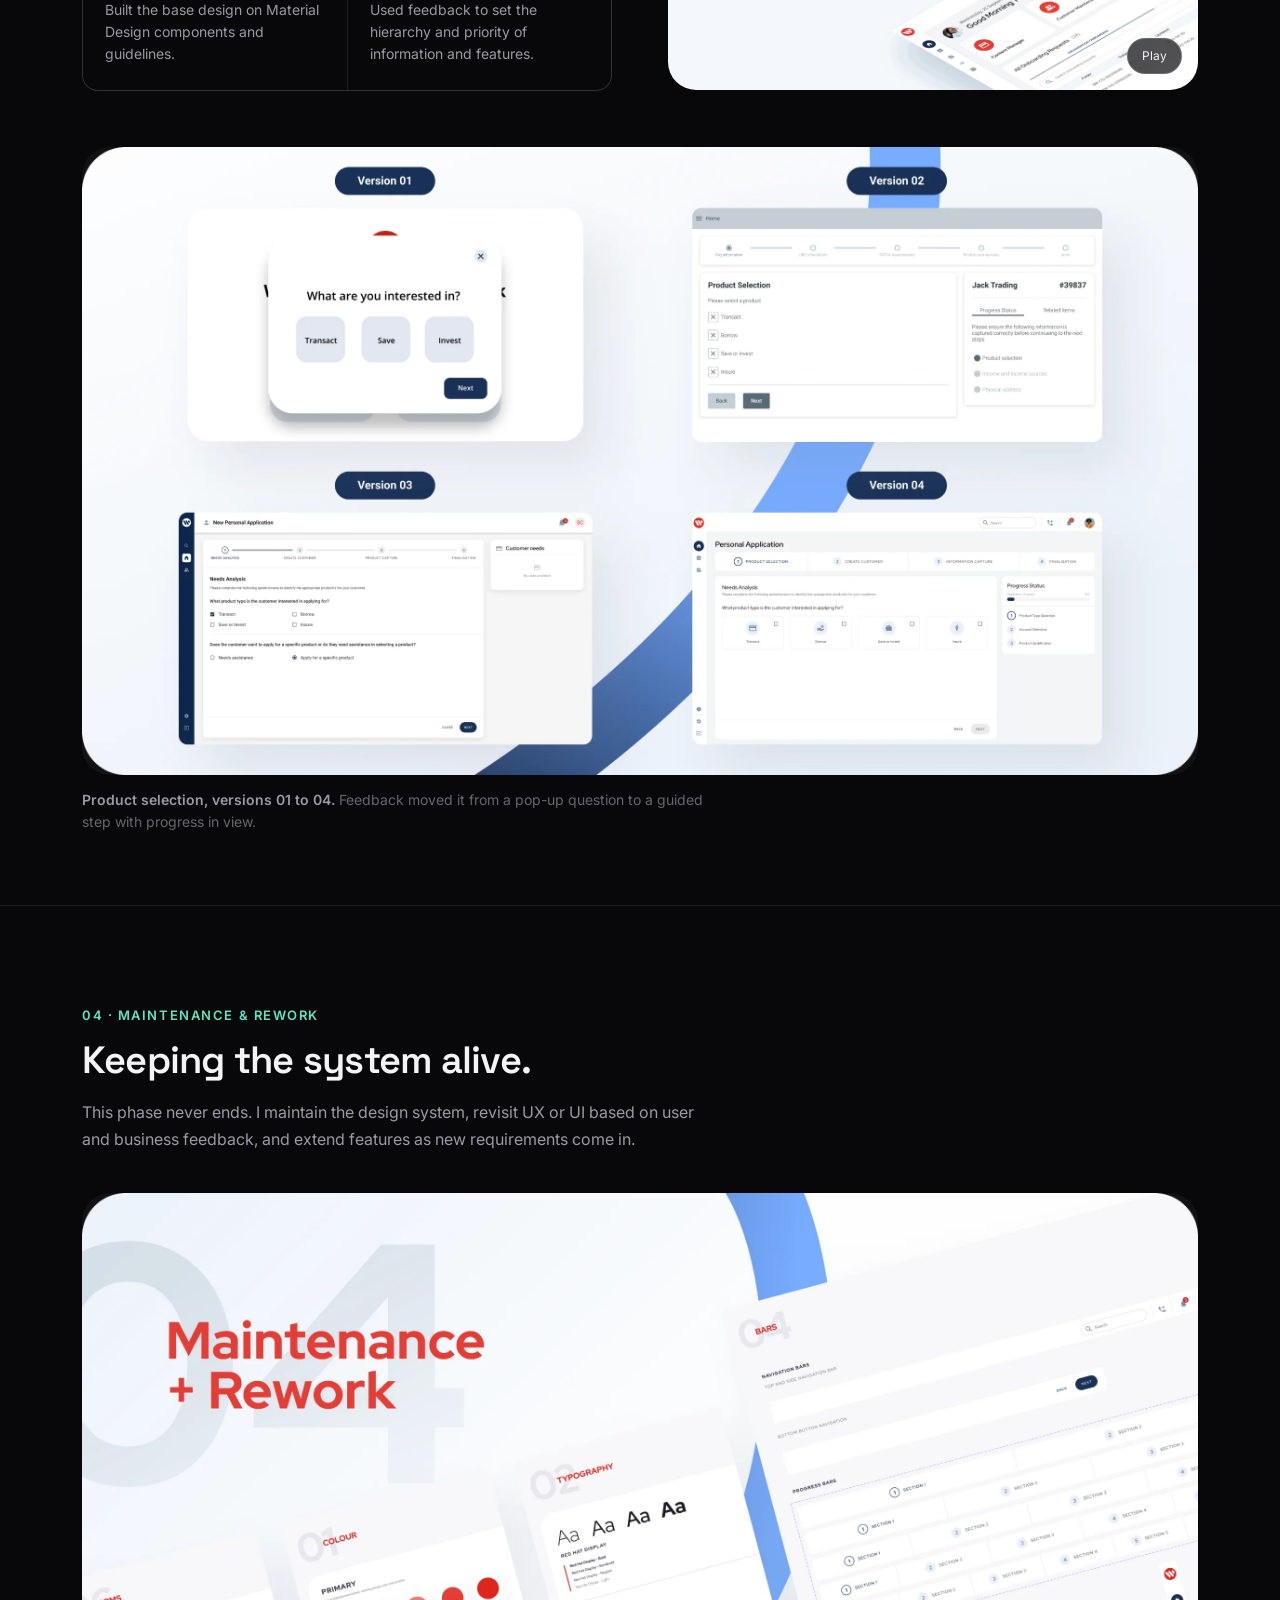
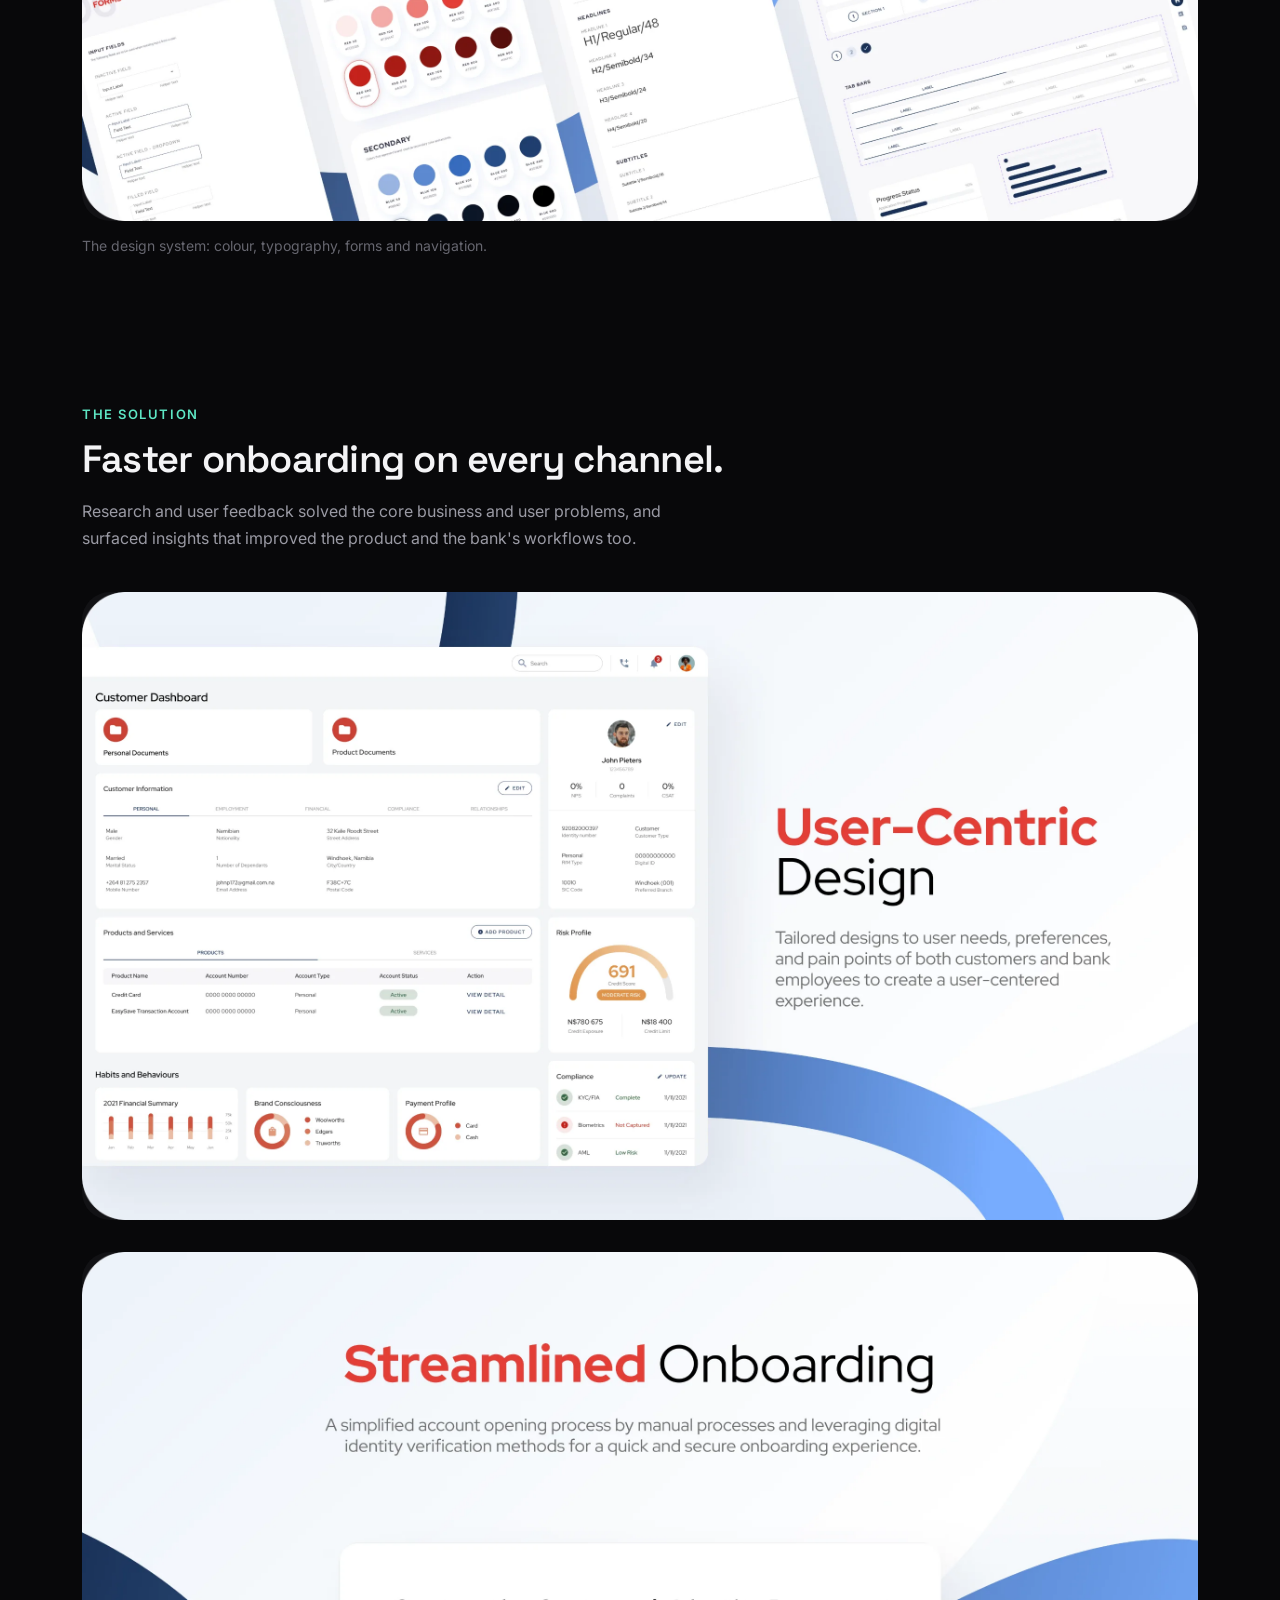
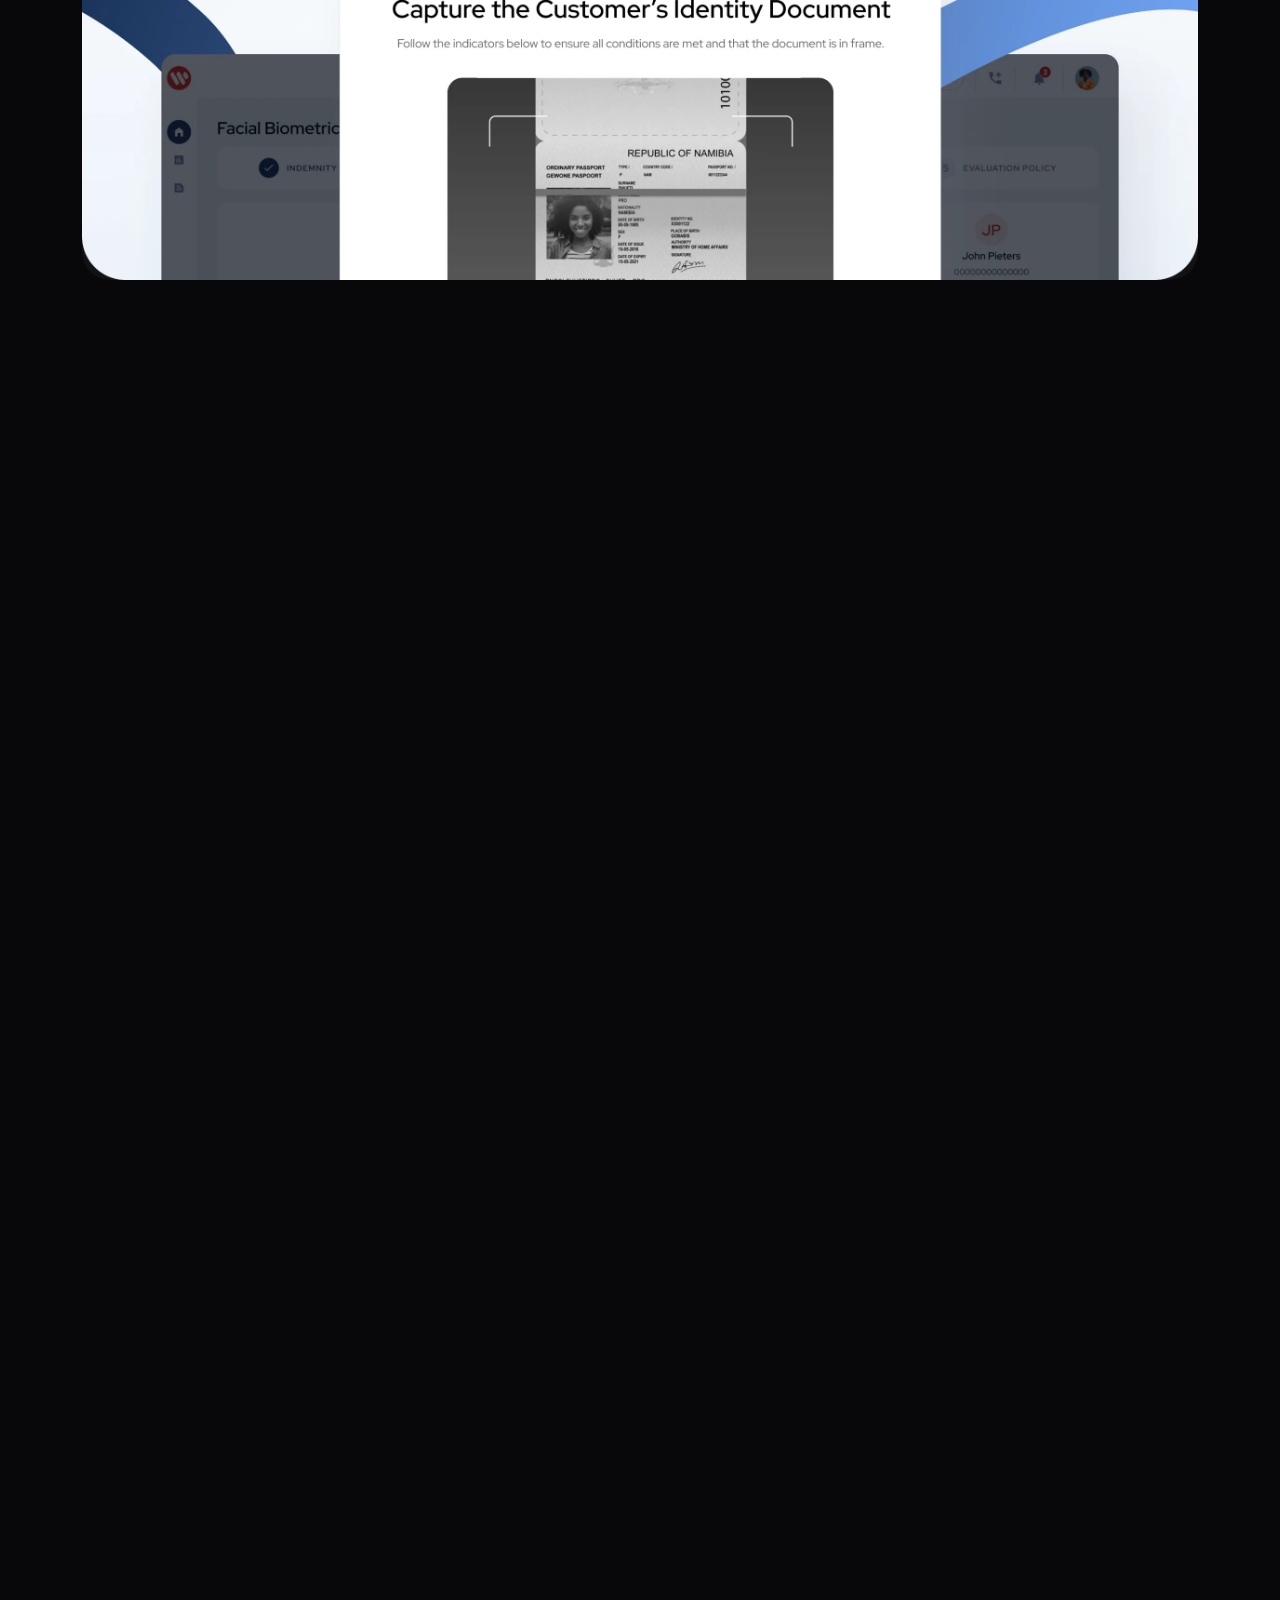
<file: case-bank.html>
<!DOCTYPE html>
<html lang="en">
<head>
<meta charset="UTF-8" />
<meta name="viewport" content="width=device-width, initial-scale=1.0" />
<title>Bank Onboarding Redesign - Kiara Kruger</title>
<meta name="description" content="Case study: redesigning Bank Windhoek's customer onboarding across staff tools, web and kiosk, cutting onboarding time by 30%." />

<link rel="icon" href="data:,">
<link rel="preconnect" href="https://fonts.googleapis.com">
<link rel="preconnect" href="https://fonts.gstatic.com" crossorigin>
<link href="https://fonts.googleapis.com/css2?family=Space+Grotesk:wght@400;500;600;700&family=Inter:wght@400;500;600&display=swap" rel="stylesheet">

<link rel="stylesheet" href="assets/css/style.css" />
</head>
<body class="cs" data-accent-page="rose">

<div class="scroll-progress" aria-hidden="true"><span id="scrollProgressBar"></span></div>

<div class="cursor" id="cursor" aria-hidden="true">
  <div class="cursor-dot"></div>
  <div class="cursor-ring"></div>
</div>

<!-- ============ HEADER ============ -->
<header class="site-header" id="siteHeader">
  <div class="container header-inner">
    <a href="index.html" class="logo" data-cursor="link">
      <span class="logo-mark logo-mark--photo"><img src="assets/media/profile/avatar.webp" alt="" width="34" height="34" /></span>
      <span class="logo-text">Kiara Kruger</span>
    </a>

    <nav class="nav-desktop" aria-label="Primary">
      <ul>
        <li><a href="index.html#work" data-cursor="link">Work</a></li>
        <li><a href="index.html#about" data-cursor="link">About</a></li>
        <li><a href="index.html#services" data-cursor="link">Services</a></li>
        <li><a href="index.html#contact" data-cursor="link">Contact</a></li>
      </ul>
    </nav>

    <div class="header-meta">
      <span class="local-clock" id="localClock" data-cursor="default">
        <span class="clock-dot"></span>
        <span id="clockCity">Netherlands</span> · <span id="clockTime">--:--</span>
      </span>
      <a href="index.html#contact" class="btn btn-ghost btn-sm header-cta" data-cursor="link">Let's talk</a>
      <button class="menu-toggle" id="menuToggle" aria-label="Toggle menu" aria-expanded="false" data-cursor="link">
        <span></span><span></span>
      </button>
    </div>
  </div>

  <div class="nav-mobile" id="navMobile">
    <ul>
      <li><a href="index.html#work">Work</a></li>
      <li><a href="index.html#about">About</a></li>
      <li><a href="index.html#services">Services</a></li>
      <li><a href="index.html#contact">Contact</a></li>
    </ul>
    <a href="mailto:kiarao146@gmail.com" class="nav-mobile-email">kiarao146@gmail.com</a>
  </div>
</header>

<main id="top">

  <!-- ============ HERO ============ -->
  <section class="case-hero cs-hero">
    <div class="grid-field" aria-hidden="true">
      <div class="grid-field__base"></div>
      <div class="grid-field__light"></div>
      <div class="grid-field__glow"></div>
    </div>
    <div class="container">
      <a href="index.html#work" class="back-link" data-cursor="link" data-reveal>
        <svg width="14" height="14" viewBox="0 0 16 16" fill="none"><path d="M12 4L4 12M4 12H11M4 12V5" stroke="currentColor" stroke-width="1.5" stroke-linecap="round" stroke-linejoin="round"/></svg>
        All work
      </a>

      <span class="project-tag" data-reveal style="--d:1">Bank Windhoek · 2021 - 2024</span>
      <h1 class="case-title" data-reveal style="--d:2">Opening a bank account without the paperwork.</h1>
      <p class="case-summary" data-reveal style="--d:3">
        As the sole product designer, I redesigned Bank Windhoek's customer onboarding from scratch:
        replacing slow, manual processes with digital identity checks and a consistent experience
        across staff tools, the website and in-branch kiosks.
      </p>

      <dl class="cs-facts" data-reveal style="--d:4">
        <div><dt>Role</dt><dd>Senior Product Designer (sole designer)</dd></div>
        <div><dt>Timeline</dt><dd>Sep 2021 - Aug 2024</dd></div>
        <div><dt>Platform</dt><dd>Staff platform (AppWorks), responsive web, kiosk</dd></div>
        <div><dt>Industry</dt><dd>Fintech · Banking</dd></div>
        <div><dt>Tools</dt><dd>Figma, Illustrator, After Effects, Miro, Azure DevOps</dd></div>
      </dl>
    </div>
  </section>

  <!-- ============ COVER ============ -->
  <section class="cs-block cs-block--flush">
    <div class="container">
      <figure class="cs-media cs-media--wide" data-reveal>
        <img src="assets/media/bank/cover.webp" alt="Collage of redesigned Bank Windhoek staff screens: customer dashboard, credit score gauge, habits and behaviours charts" />
      </figure>
    </div>
  </section>

  <!-- ============ AT A GLANCE ============ -->
  <section class="cs-block">
    <div class="container cs-glance">
      <div class="cs-glance-text" data-reveal>
        <span class="eyebrow">At a glance</span>
        <p class="cs-lead">
          Opening an account at Bank Windhoek meant manual steps, slow software and a trip to a branch.
          I led the design end to end, from research to a new design system, to make onboarding faster
          for customers and simpler for the staff serving them.
        </p>
      </div>
      <div class="cs-stats cs-stats--single" data-reveal>
        <div class="cs-stat"><span class="cs-stat-num">30%</span><span class="cs-stat-label">Faster customer onboarding</span></div>
      </div>
    </div>
  </section>

  <!-- ============ PROBLEM ============ -->
  <section class="cs-block">
    <div class="container">
      <div class="cs-head" data-reveal>
        <span class="eyebrow">The problem</span>
        <h2 class="cs-h2">Slow for customers, frustrating for staff.</h2>
        <p class="cs-body">Onboarding was a problem for the business and its users. Outdated, slow software and manual methods made everyday tasks time-consuming for employees and customers alike.</p>
      </div>
      <ul class="cs-needs cs-needs--row" data-reveal>
        <li>Manual, complex and time-consuming processes and workflows.</li>
        <li>An outdated, inconsistent interface that was hard to use.</li>
        <li>Customers had to visit a branch to open accounts, manage products or update their profile.</li>
      </ul>
    </div>
  </section>

  <!-- ============ ROLE & CONSTRAINTS ============ -->
  <section class="cs-block">
    <div class="container cs-two">
      <div data-reveal>
        <span class="eyebrow">My role</span>
        <h3 class="cs-h3">Sole product designer and design advocate.</h3>
        <p class="cs-body">I was the only product designer, working across several cross-functional agile teams for different product offerings, with members from business, product and development.</p>
        <ul class="cs-tags">
          <li>User research</li>
          <li>Wireframes</li>
          <li>Multi-channel UI design</li>
          <li>Prototypes</li>
          <li>Animated illustration library</li>
        </ul>
      </div>
      <div data-reveal>
        <span class="eyebrow">Constraints</span>
        <h3 class="cs-h3">A fixed platform and tight timelines.</h3>
        <p class="cs-body">The staff interface was built on the AppWorks platform, which limited what could be developed. Combined with tight project timelines, that narrowed what was feasible to build, so designs had to work within the platform rather than around it.</p>
      </div>
    </div>
  </section>

  <!-- ============ PROCESS OVERVIEW ============ -->
  <section class="cs-block" id="process">
    <div class="container">
      <div class="cs-head" data-reveal>
        <span class="eyebrow">Process</span>
        <h2 class="cs-h2">Four phases, with the last one never finished.</h2>
      </div>
      <ol class="cs-steps cs-steps--4" data-reveal>
        <li><a href="#research" data-cursor="link"><span class="cs-step-num">01</span><span>Research</span></a></li>
        <li><a href="#ideate" data-cursor="link"><span class="cs-step-num">02</span><span>Ideate</span></a></li>
        <li><a href="#design" data-cursor="link"><span class="cs-step-num">03</span><span>Design</span></a></li>
        <li><a href="#maintain" data-cursor="link"><span class="cs-step-num">04</span><span>Maintenance &amp; rework</span></a></li>
      </ol>
      <figure class="cs-media cs-media--wide" data-reveal>
        <img src="assets/media/bank/process.webp" alt="Process flow: 01 Research (problem statement, competitor analysis, user needs and pain points), 02 Ideate (storyboarding, wireframing, workshops), 03 Design (prototyping, high-fidelity screens, user flows, design system), 04 Maintenance and rework (maintain the design system, update designs)" loading="lazy" />
      </figure>
    </div>
  </section>

  <!-- 01 RESEARCH -->
  <section class="cs-block cs-phase" id="research">
    <div class="container">
      <div class="cs-head" data-reveal>
        <span class="eyebrow">01 · Research</span>
        <h2 class="cs-h2">Understand today's process before changing it.</h2>
        <p class="cs-body">I examined the bank's current processes, workflows and interface to find what needed attention and where the biggest opportunities were.</p>
      </div>
      <div class="cs-grid4 cs-grid3">
        <div class="cs-item" data-reveal><h4>Problem statements</h4><p>Defined the problems for the business, bank staff and customers.</p></div>
        <div class="cs-item" data-reveal><h4>User feedback</h4><p>Gathered feedback from the bank's existing customers and staff.</p></div>
        <div class="cs-item" data-reveal><h4>Competitor analysis</h4><p>Studied how other African banks onboard their customers.</p></div>
        <div class="cs-item" data-reveal><h4>User types</h4><p>Mapped six user types, from students and parents to people moving banks, with their needs and pain points.</p></div>
        <div class="cs-item" data-reveal><h4>Platform limits</h4><p>Learned the constraints of the AppWorks platform before designing for it.</p></div>
        <div class="cs-item" data-reveal><h4>UI trends</h4><p>Reviewed current UI trends and patterns in banking.</p></div>
      </div>
      <figure class="cs-media" data-reveal>
        <img src="assets/media/bank/research.webp" alt="Research summary: six user types (parents, students, newly employed, moving banks, existing clients, group saves) and the needs and pain points of bank customers and bank staff" loading="lazy" />
        <figcaption>User types, and the needs and pain points of customers and bank staff.</figcaption>
      </figure>
    </div>
  </section>

  <!-- 02 IDEATE -->
  <section class="cs-block cs-phase" id="ideate">
    <div class="container">
      <div class="cs-head" data-reveal>
        <span class="eyebrow">02 · Ideate</span>
        <h2 class="cs-h2">Map every step, including the ones that fail.</h2>
        <p class="cs-body">I ran workshops with the team to understand business requirements, features and product specs. I then mapped each stage of onboarding in user flows, including alternate paths and success and failure states, and turned them into low-fidelity wireframes.</p>
      </div>
      <figure class="cs-media" data-reveal>
        <img src="assets/media/bank/ideate.webp" alt="User flow diagram for onboarding: scan customer ID, capture biometrics, verify identity, capture basic information and verify the mobile number with a one-time PIN, with success and failure paths" loading="lazy" />
        <figcaption>Onboarding user flow: ID scan, selfie verification and one-time PIN, with success and failure states.</figcaption>
      </figure>
      <div class="cs-gallery3">
        <figure class="cs-media" data-reveal>
          <img src="assets/media/bank/wire-onboarding.webp" alt="Wireframe sketch: customer onboarding with a five-step progress bar, main workspace and a checklist panel" loading="lazy" />
          <figcaption>Customer onboarding</figcaption>
        </figure>
        <figure class="cs-media" data-reveal>
          <img src="assets/media/bank/wire-dashboard.webp" alt="Wireframe sketch: staff dashboard with a greeting, four cards, favourites and recently accessed" loading="lazy" />
          <figcaption>Staff dashboard</figcaption>
        </figure>
        <figure class="cs-media" data-reveal>
          <img src="assets/media/bank/wire-customer360.webp" alt="Wireframe sketch: Customer 360 profile with cards, personal information, financial summary, payment profile and compliance" loading="lazy" />
          <figcaption>Customer 360</figcaption>
        </figure>
      </div>
    </div>
  </section>

  <!-- 03 DESIGN -->
  <section class="cs-block cs-phase" id="design">
    <div class="container">
      <div class="cs-head" data-reveal>
        <span class="eyebrow">03 · Design</span>
        <h2 class="cs-h2">A new visual language, built as a system.</h2>
      </div>
      <div class="cs-grid4 cs-grid3">
        <div class="cs-item" data-reveal><h4>UI style</h4><p>Built a fresh visual language on top of the existing brand and Material Design guidelines.</p></div>
        <div class="cs-item" data-reveal><h4>Accessible colour</h4><p>Led a review of how colour was used digitally, following UX best practice and accessibility standards.</p></div>
        <div class="cs-item" data-reveal><h4>Design system</h4><p>Created UI components and guidelines for reuse and consistency across digital platforms.</p></div>
        <div class="cs-item" data-reveal><h4>Illustration library</h4><p>Created a custom illustration style and library for the UI, and animated it to add moments of delight.</p></div>
        <div class="cs-item" data-reveal><h4>High-fidelity screens</h4><p>Turned the wireframes into polished screens in the new visual language.</p></div>
        <div class="cs-item" data-reveal><h4>Prototypes</h4><p>Built working prototypes to show both the functionality and the experience.</p></div>
      </div>
      <figure class="cs-media" data-reveal>
        <img src="assets/media/bank/design.webp" alt="Collage of final screens: application steps, selfie capture, ID upload, one-time PIN, card selection and kiosk welcome screen" loading="lazy" />
      </figure>

      <div class="cs-head cs-head--sub" data-reveal>
        <h3 class="cs-h3">What shaped the design</h3>
      </div>
      <div class="cs-feature">
        <div class="cs-grid2" data-reveal>
          <div class="cs-item"><h4>Platform limits</h4><p>Stayed within AppWorks and avoided heavily customised UI that might not be buildable.</p></div>
          <div class="cs-item"><h4>Design principles</h4><p>Prioritised familiarity, clarity and user control throughout.</p></div>
          <div class="cs-item"><h4>Material Design</h4><p>Built the base design on Material Design components and guidelines.</p></div>
          <div class="cs-item"><h4>User feedback</h4><p>Used feedback to set the hierarchy and priority of information and features.</p></div>
        </div>
        <figure class="cs-media cs-video" data-reveal>
          <video src="assets/media/bank/informed.mp4" poster="assets/media/bank/informed-poster.jpg" autoplay muted loop playsinline preload="metadata" aria-label="Animation cycling through platform restrictions, design principles, Material Design and user feedback over the staff dashboard"></video>
          <button class="cs-video-toggle" type="button" aria-label="Pause video" data-cursor="link">Pause</button>
        </figure>
      </div>

      <figure class="cs-media cs-media--wide cs-spaced" data-reveal>
        <img src="assets/media/bank/versions.webp" alt="Four versions of the product selection step, from a simple modal to the final stepped application with progress status" loading="lazy" />
        <figcaption><strong>Product selection, versions 01 to 04.</strong> Feedback moved it from a pop-up question to a guided step with progress in view.</figcaption>
      </figure>
    </div>
  </section>

  <!-- 04 MAINTAIN -->
  <section class="cs-block cs-phase" id="maintain">
    <div class="container">
      <div class="cs-head" data-reveal>
        <span class="eyebrow">04 · Maintenance &amp; rework</span>
        <h2 class="cs-h2">Keeping the system alive.</h2>
        <p class="cs-body">This phase never ends. I maintain the design system, revisit UX or UI based on user and business feedback, and extend features as new requirements come in.</p>
      </div>
      <figure class="cs-media" data-reveal>
        <img src="assets/media/bank/maintenance.webp" alt="Design system pages: colour palette, typography scale, form fields and navigation and progress bars" loading="lazy" />
        <figcaption>The design system: colour, typography, forms and navigation.</figcaption>
      </figure>
    </div>
  </section>

  <!-- ============ SOLUTION ============ -->
  <section class="cs-block">
    <div class="container">
      <div class="cs-head" data-reveal>
        <span class="eyebrow">The solution</span>
        <h2 class="cs-h2">Faster onboarding on every channel.</h2>
        <p class="cs-body">Research and user feedback solved the core business and user problems, and surfaced insights that improved the product and the bank's workflows too.</p>
      </div>
      <figure class="cs-media cs-media--wide" data-reveal>
        <img src="assets/media/bank/solution-user-centric.webp" alt="User-centric design. Designs tailored to the needs, preferences and pain points of both customers and bank employees. Shown: the Customer Dashboard with customer information, products, risk profile and compliance." loading="lazy" />
      </figure>
      <figure class="cs-media cs-media--wide" data-reveal>
        <img src="assets/media/bank/solution-onboarding.webp" alt="Streamlined onboarding. Account opening simplified by replacing manual processes with digital identity verification. Shown: the Capture the Customer's Identity Document step with a passport in frame." loading="lazy" />
      </figure>
      <figure class="cs-media cs-media--wide" data-reveal>
        <img src="assets/media/bank/solution-multichannel.webp" alt="Intuitive multichannel experience. A consistent experience across web, mobile and in-branch. Shown: Let's Get Started on mobile web and desktop, and the staff Personal Application form." loading="lazy" />
      </figure>
    </div>
  </section>

  <!-- ============ BEFORE / AFTER ============ -->
  <section class="cs-block">
    <div class="container">
      <div class="cs-head" data-reveal>
        <span class="eyebrow">Before &amp; after</span>
        <h2 class="cs-h2">Five screens, redesigned.</h2>
        <p class="cs-body">Examples of improvements across the staff platform and the website.</p>
      </div>

      <article class="cs-ba" data-reveal>
        <figure class="cs-media">
          <img src="assets/media/bank/ba-customer-info.webp" alt="Before: a dense legacy form. After: a sectioned Personal Application form with progress status" loading="lazy" />
        </figure>
        <h3 class="cs-h3"><span class="cs-ba-num">01</span> Staff platform: capture basic customer information</h3>
        <div class="cs-compare">
          <ul class="cs-compare-before"><li>Outdated interface with poor UI</li><li>Unclear hierarchy of fields</li></ul>
          <ul class="cs-compare-after"><li>Updated, clean interface</li><li>Reworked hierarchy and content sections</li></ul>
        </div>
      </article>

      <article class="cs-ba" data-reveal>
        <figure class="cs-media">
          <img src="assets/media/bank/ba-relationship.webp" alt="Before: a relationship setup screen with search tables. After: an Add a Relationship step in Customer 360" loading="lazy" />
        </figure>
        <h3 class="cs-h3"><span class="cs-ba-num">02</span> Staff platform: add a relationship to a customer profile</h3>
        <div class="cs-compare">
          <ul class="cs-compare-before"><li>No context or instructions</li><li>No clear path, with too many actions on one screen</li></ul>
          <ul class="cs-compare-after"><li>Supporting copy to guide users</li><li>Actions split into clear, manageable steps</li></ul>
        </div>
      </article>

      <article class="cs-ba" data-reveal>
        <figure class="cs-media">
          <img src="assets/media/bank/ba-product.webp" alt="Before: two plain product tables. After: product search with filters and card images" loading="lazy" />
        </figure>
        <h3 class="cs-h3"><span class="cs-ba-num">03</span> Staff platform: add a new product</h3>
        <div class="cs-compare">
          <ul class="cs-compare-before"><li>No search or filtering</li><li>No supporting information or visuals</li></ul>
          <ul class="cs-compare-after"><li>Product search and filters</li><li>Key benefits and card images for quick scanning</li></ul>
        </div>
      </article>

      <article class="cs-ba" data-reveal>
        <figure class="cs-media">
          <img src="assets/media/bank/ba-web-application.webp" alt="Before: the old Apply Online form on the website. After: a Let's Get Started step and a Tell Us About Yourself form" loading="lazy" />
        </figure>
        <h3 class="cs-h3"><span class="cs-ba-num">04</span> Website (desktop): start a new product application</h3>
        <div class="cs-compare">
          <ul class="cs-compare-before"><li>Outdated interface with poor UI</li><li>Unclear hierarchy of fields</li></ul>
          <ul class="cs-compare-after"><li>Updated, clean interface</li><li>Reworked hierarchy and content sections</li></ul>
        </div>
      </article>

      <article class="cs-ba" data-reveal>
        <figure class="cs-media">
          <img src="assets/media/bank/ba-mobile-products.webp" alt="Before: long text-heavy mobile product pages. After: product search with filters and a Transaction Account detail page" loading="lazy" />
        </figure>
        <h3 class="cs-h3"><span class="cs-ba-num">05</span> Website (mobile): browse products and details</h3>
        <div class="cs-compare">
          <ul class="cs-compare-before"><li>Outdated interface with poor UI</li><li>Unclear hierarchy of information</li></ul>
          <ul class="cs-compare-after"><li>Updated, clean interface</li><li>Reworked hierarchy and content sections</li></ul>
        </div>
      </article>
    </div>
  </section>

  <!-- ============ OUTCOMES + LEARNINGS ============ -->
  <section class="cs-block">
    <div class="container cs-two">
      <div data-reveal>
        <span class="eyebrow">Outcome</span>
        <h2 class="cs-h2">Customers onboarded faster.</h2>
        <div class="cs-stats cs-stats--single cs-stats--stack">
          <div class="cs-stat"><span class="cs-stat-num">30%</span><span class="cs-stat-label">Reduction in customer onboarding time</span></div>
        </div>
      </div>
      <div data-reveal>
        <span class="eyebrow">What I learned</span>
        <ul class="cs-learnings">
          <li><strong>Building from scratch, alone.</strong> I'd been a sole designer before, but never had to create everything from nothing. I guided the process end to end and kept advocating for users.</li>
          <li><strong>Freedom has its own challenges.</strong> Leading with little design input or support showed me that full creative freedom is harder than it sounds, and how much the research phase matters.</li>
        </ul>
      </div>
    </div>
  </section>

  <!-- ============ KIOSK VIDEO ============ -->
  <!-- Hidden until assets/media/bank/kiosk.mp4 is added: remove the comment markers to show it.
  <section class="cs-block">
    <div class="container">
      <div class="cs-head" data-reveal>
        <span class="eyebrow">Extra</span>
        <h2 class="cs-h2">Self-service kiosk: changing a card PIN.</h2>
        <p class="cs-body">A guided video showing customers how to use the Change card PIN feature on the in-branch self-service kiosk.</p>
      </div>
      <figure class="cs-media cs-media-wide" data-reveal>
        <video src="assets/media/bank/kiosk.mp4" controls playsinline preload="metadata" aria-label="Guided video of changing a card PIN on the self-service kiosk"></video>
      </figure>
    </div>
  </section>
  -->

  <!-- ============ NEXT PROJECT ============ -->
  <a href="case-discovery.html" class="case-next" data-cursor="link">
    <div class="container case-next-inner">
      <span class="eyebrow">Next project</span>
      <span class="case-next-title">Discovery Vitality - Health &amp; Wellness Rewards</span>
      <svg width="20" height="20" viewBox="0 0 16 16" fill="none" class="case-next-arrow"><path d="M3 8h10M9 4l4 4-4 4" stroke="currentColor" stroke-width="1.5" stroke-linecap="round" stroke-linejoin="round"/></svg>
    </div>
  </a>

</main>

<footer class="site-footer">
  <div class="container footer-inner">
    <span>© <span id="year"></span> Kiara Kruger. All rights reserved.</span>
    <button class="back-to-top" id="backToTop" data-cursor="link">
      Back to top
      <svg width="14" height="14" viewBox="0 0 16 16" fill="none"><path d="M8 13V3M4 7l4-4 4 4" stroke="currentColor" stroke-width="1.5" stroke-linecap="round" stroke-linejoin="round"/></svg>
    </button>
    <span>Designed &amp; built by Kiara Kruger</span>
  </div>
</footer>

<!-- image lightbox -->
<div class="lightbox" id="lightbox" hidden>
  <button class="lightbox-close" id="lightboxClose" aria-label="Close image">×</button>
  <img id="lightboxImg" alt="" />
</div>

<script src="assets/js/content.js"></script>
<script src="assets/js/main.js"></script>
<script src="assets/js/case.js"></script>
</body>
</html>
</file>
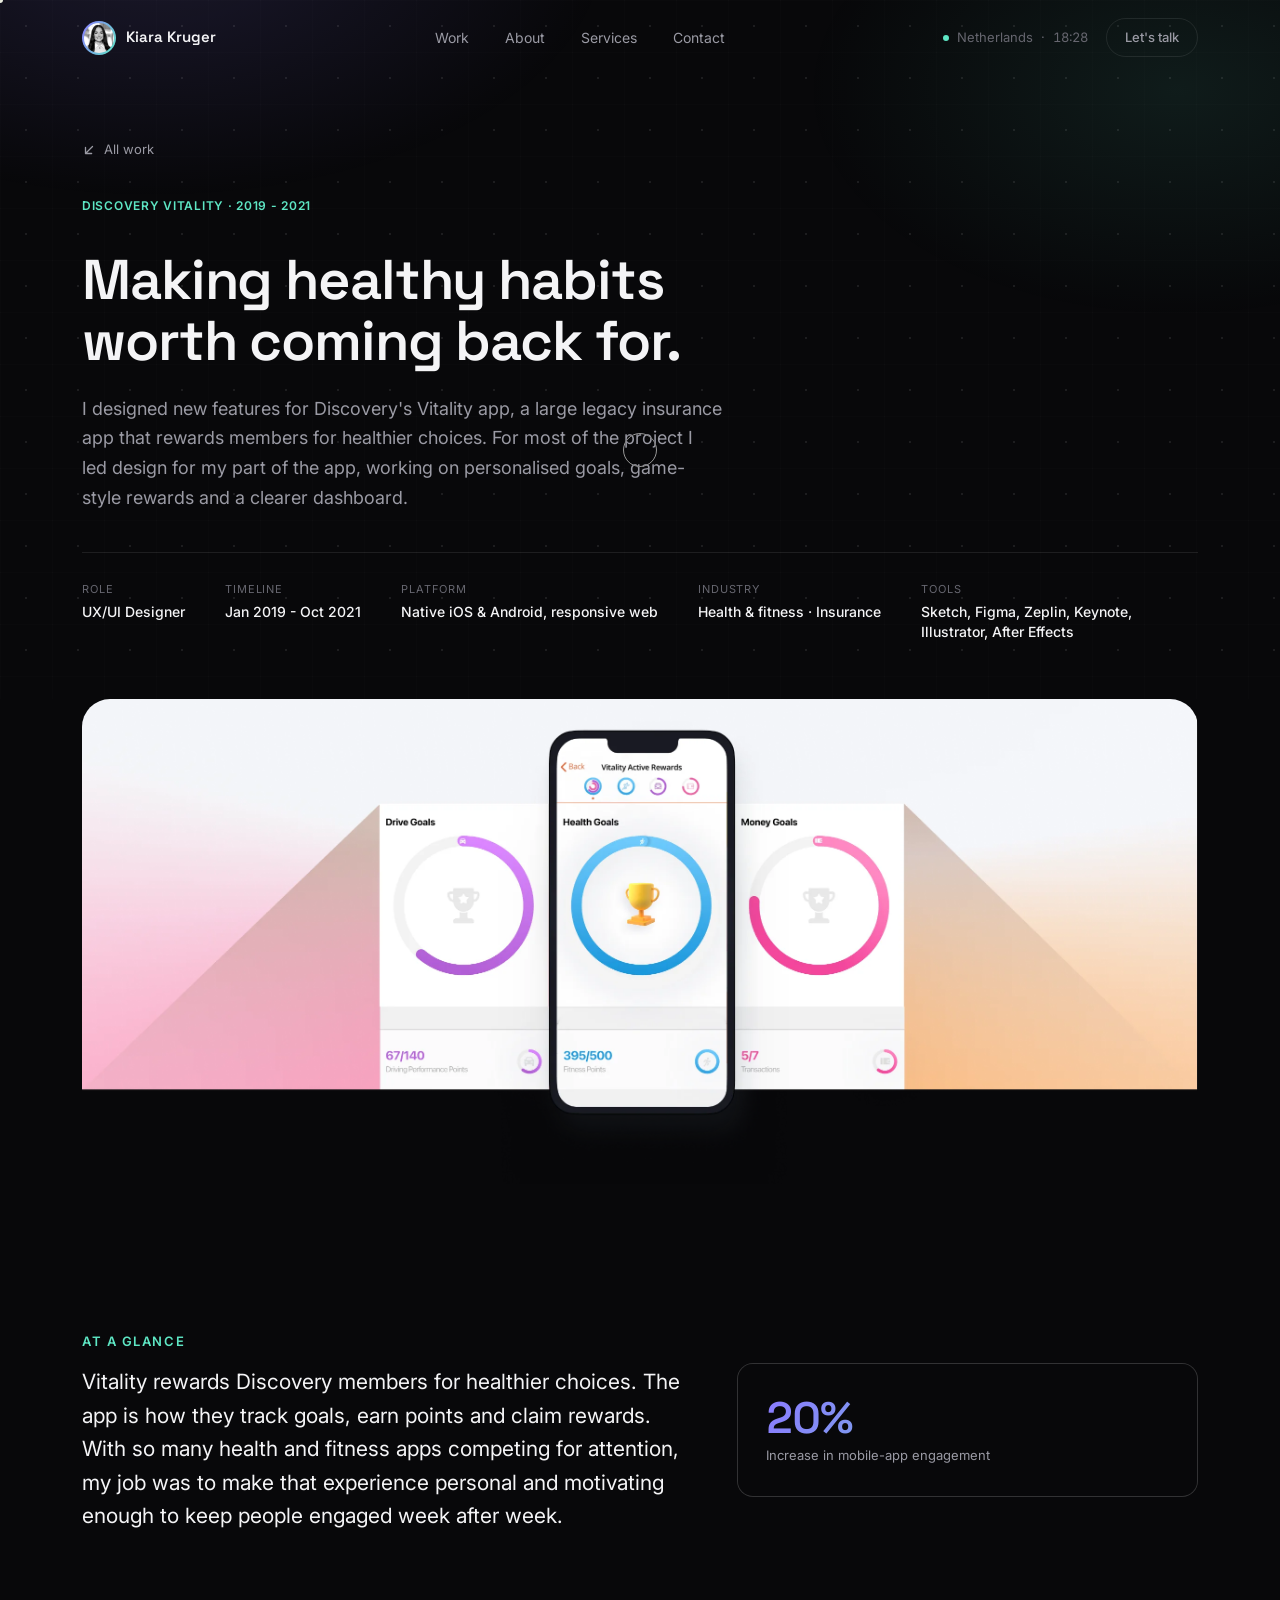
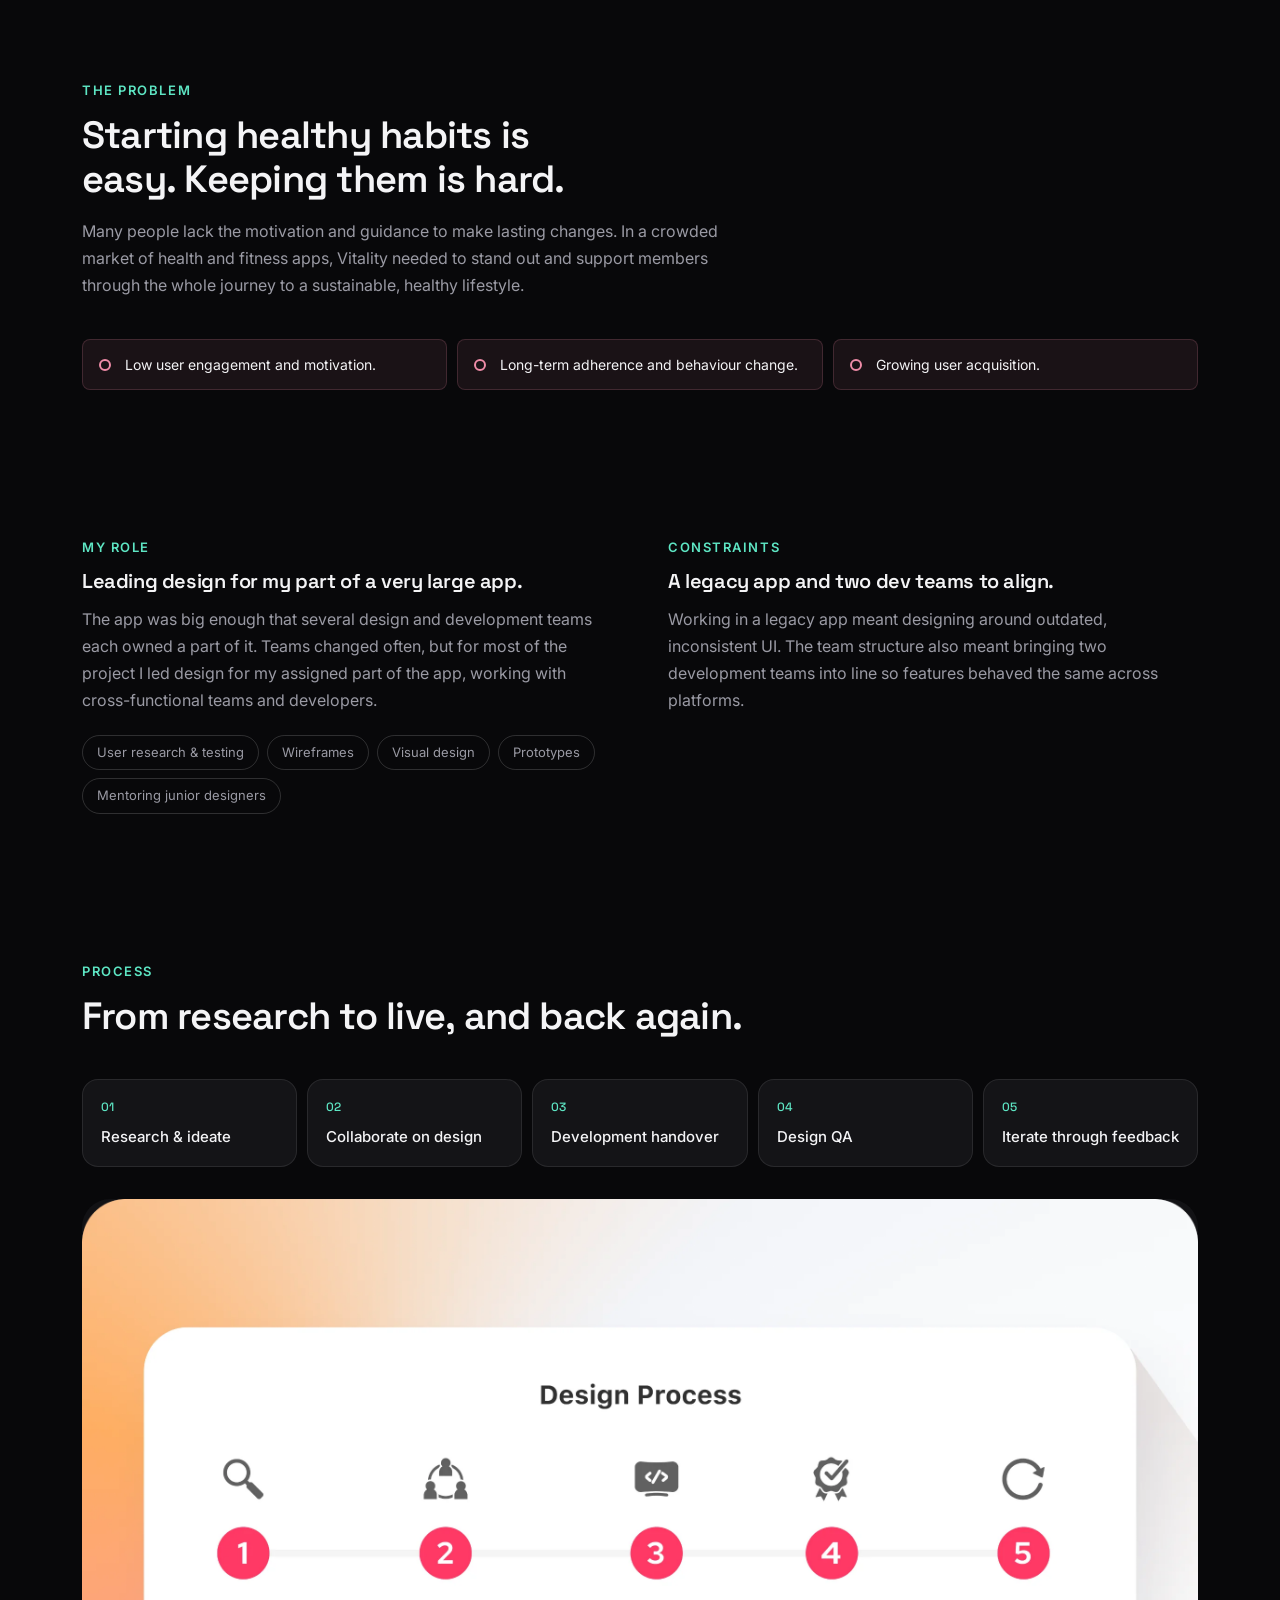
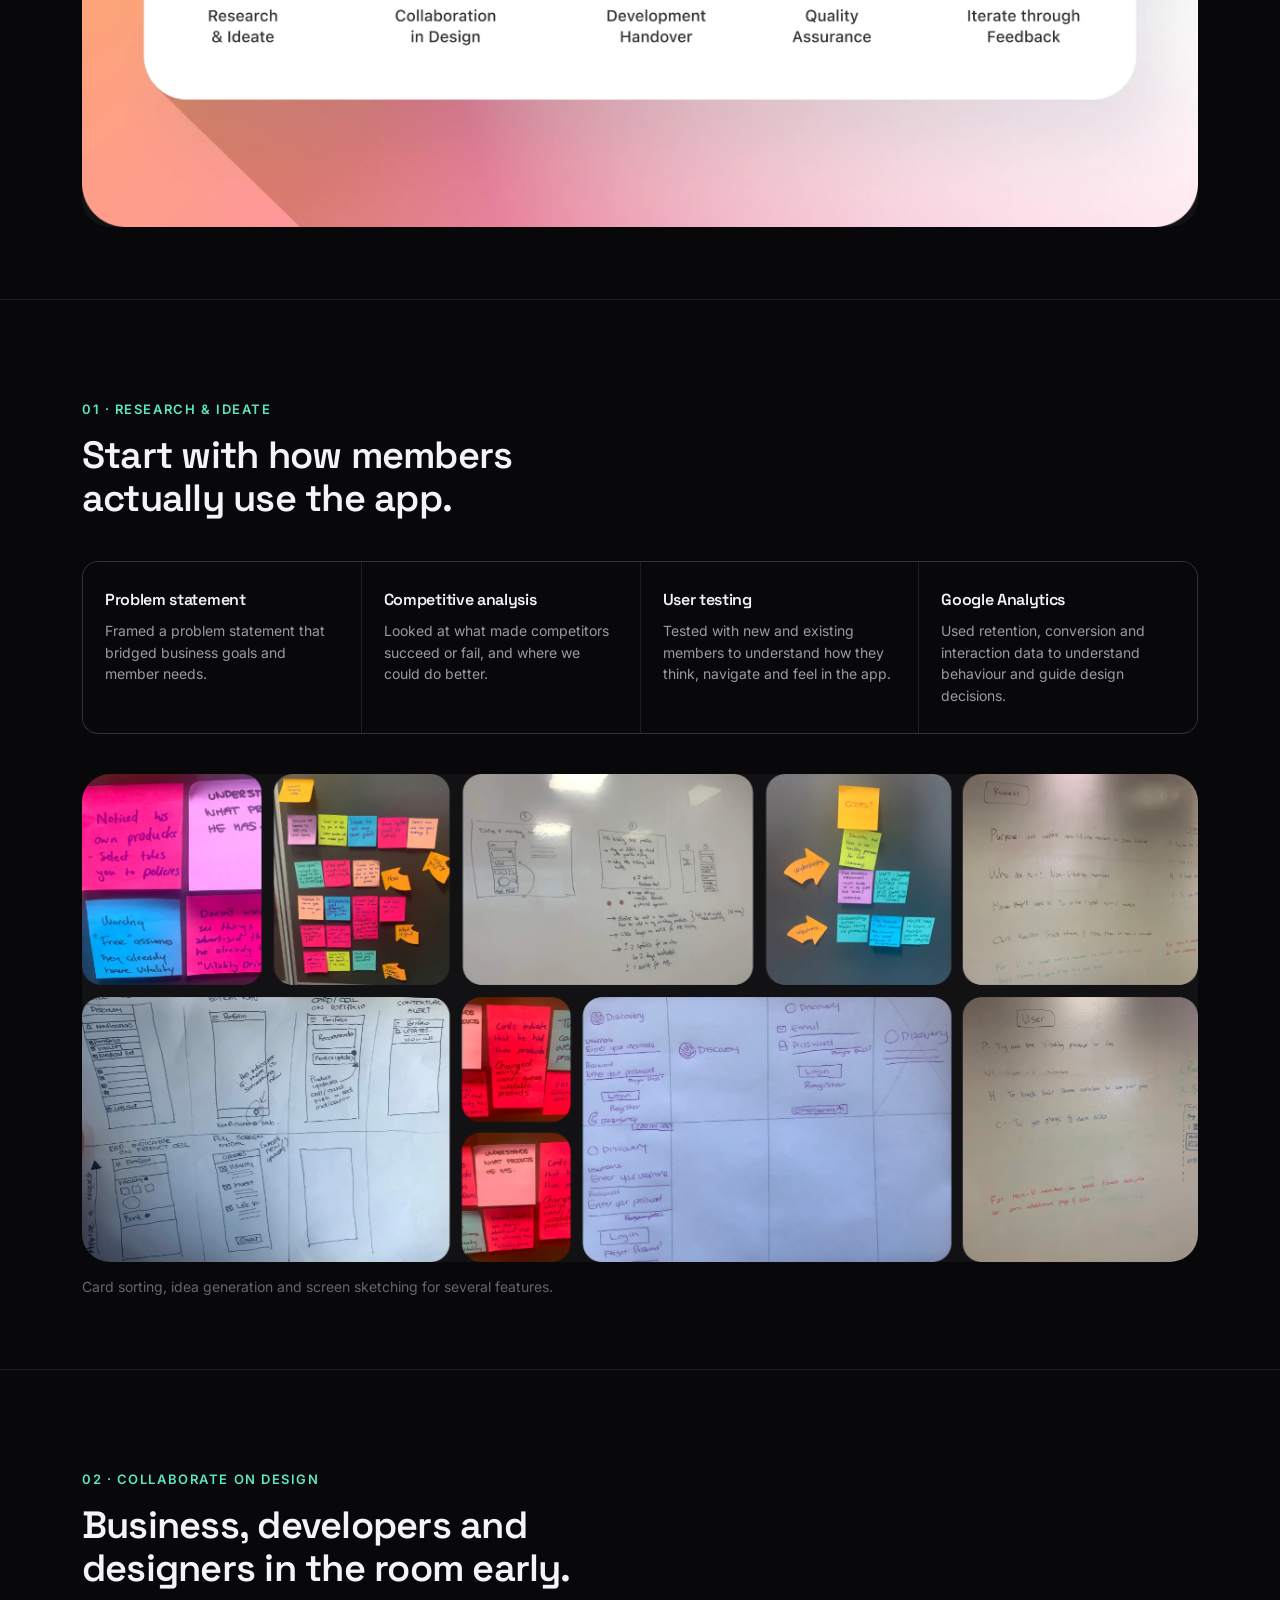
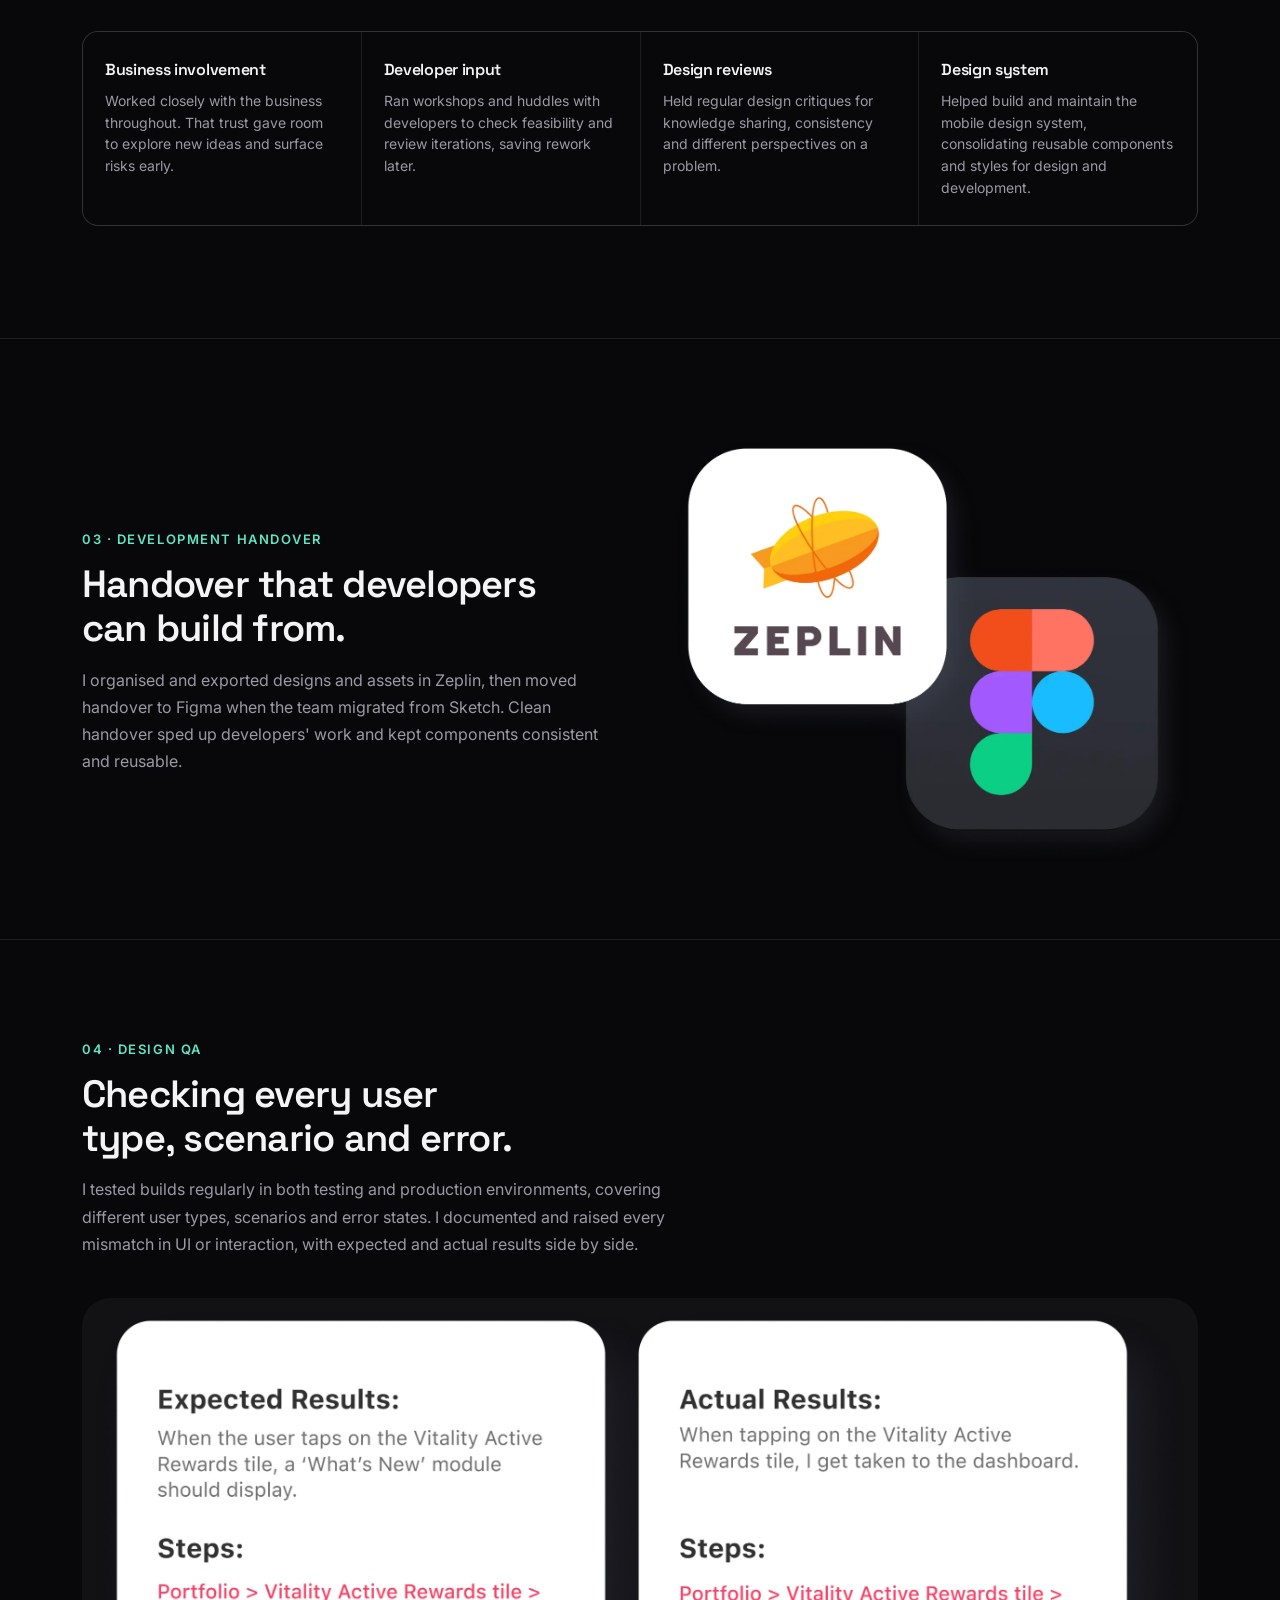
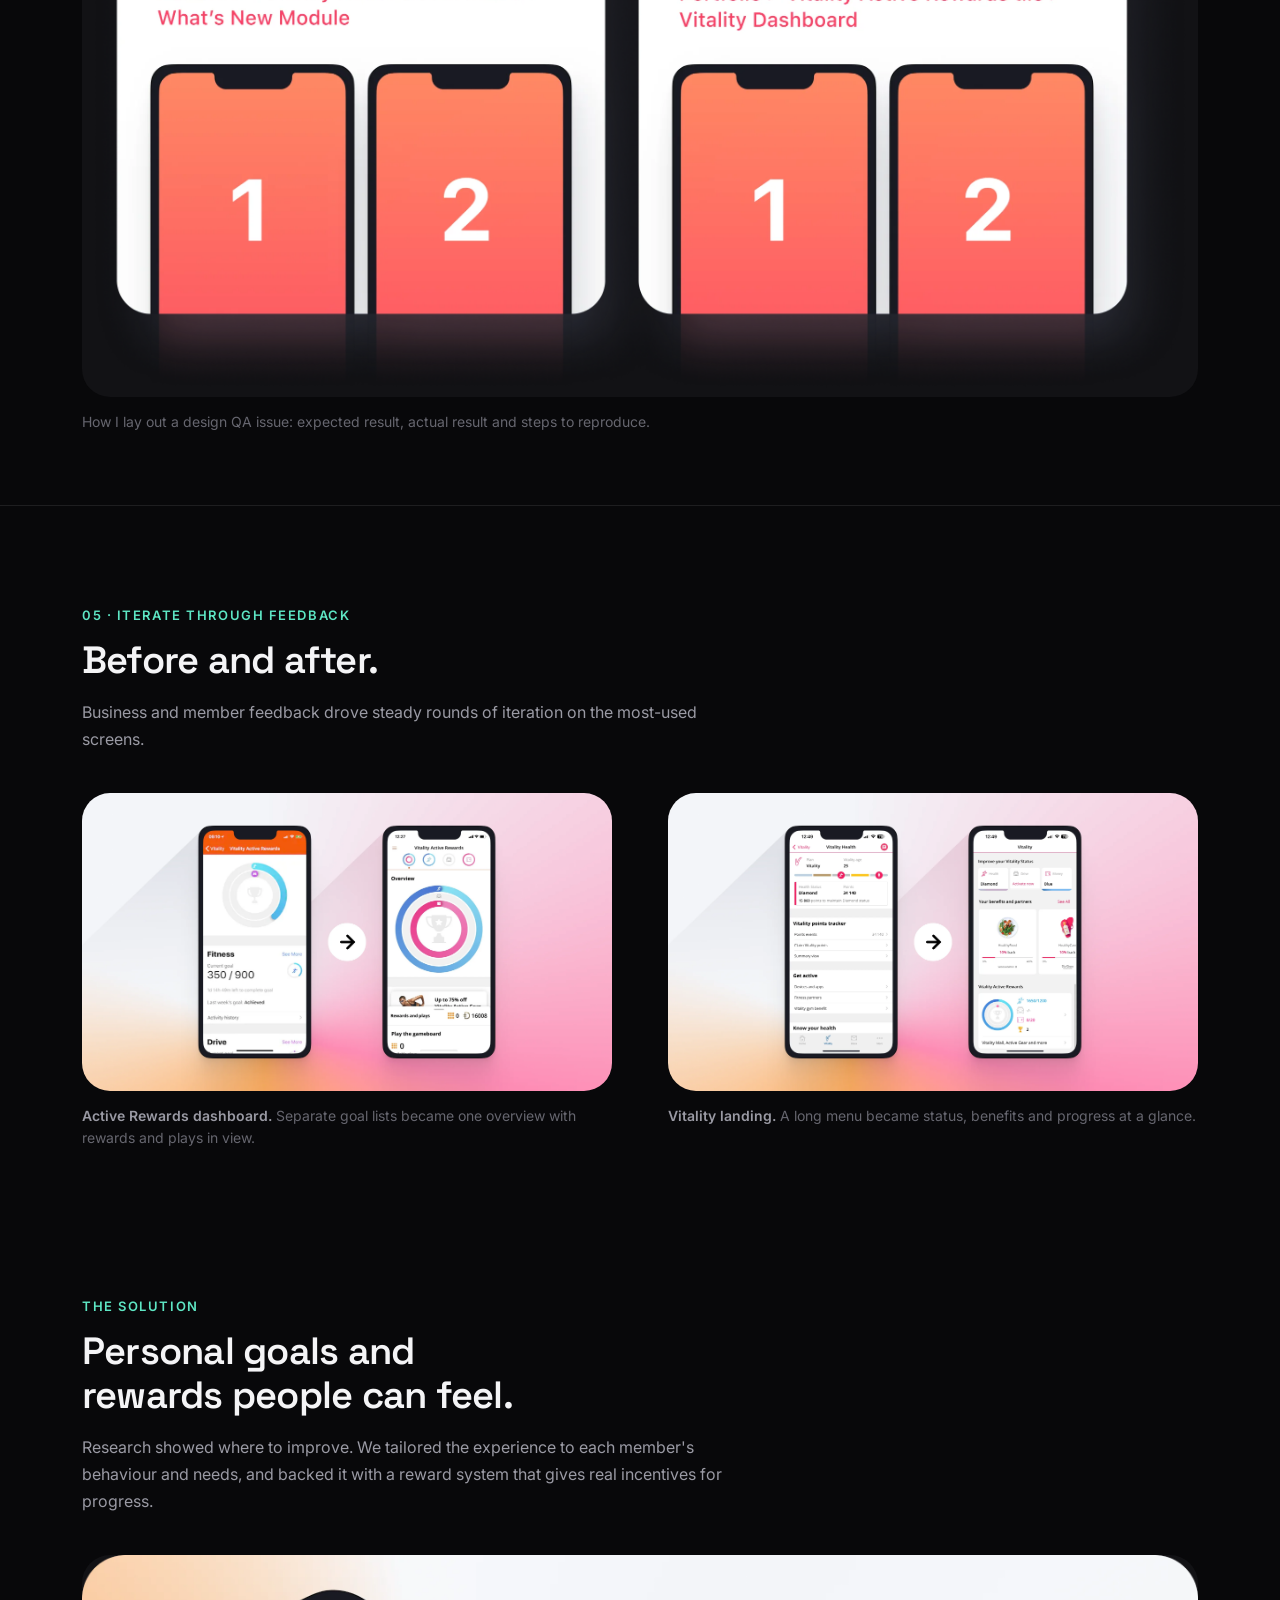
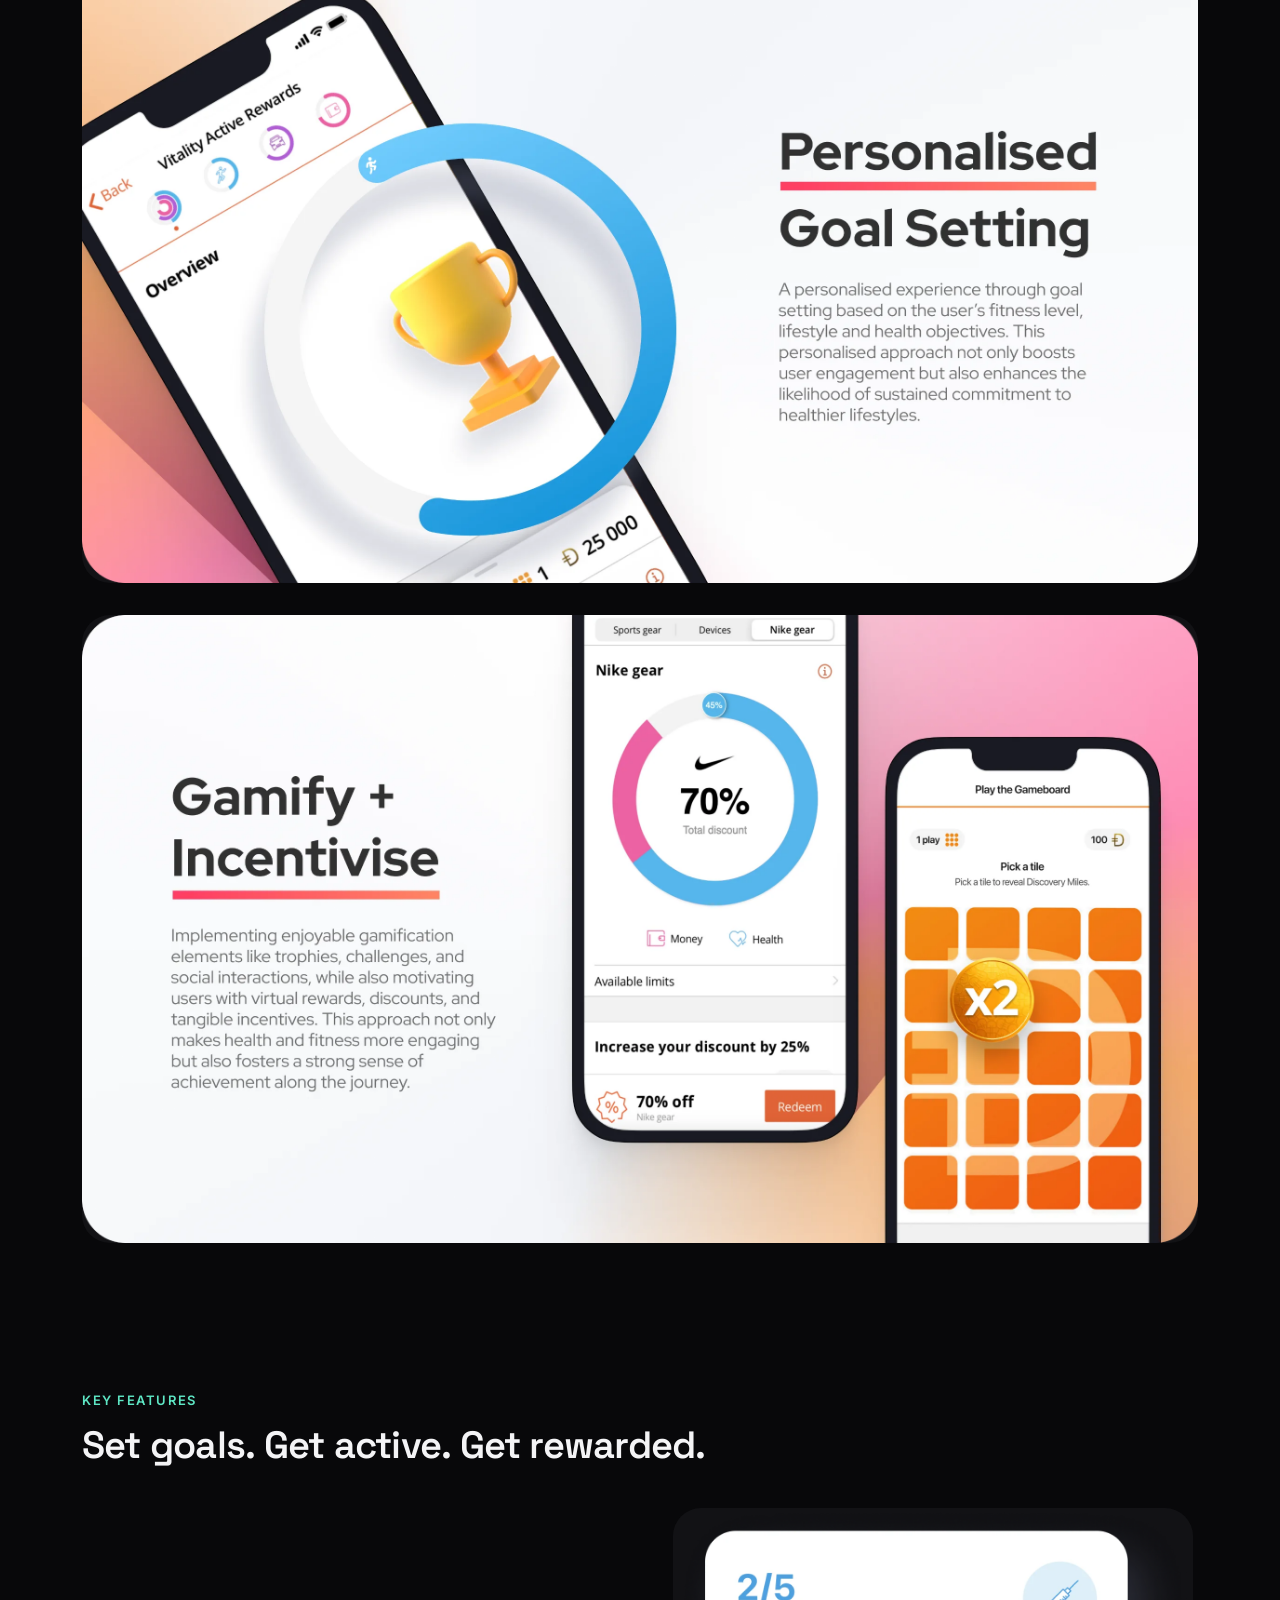
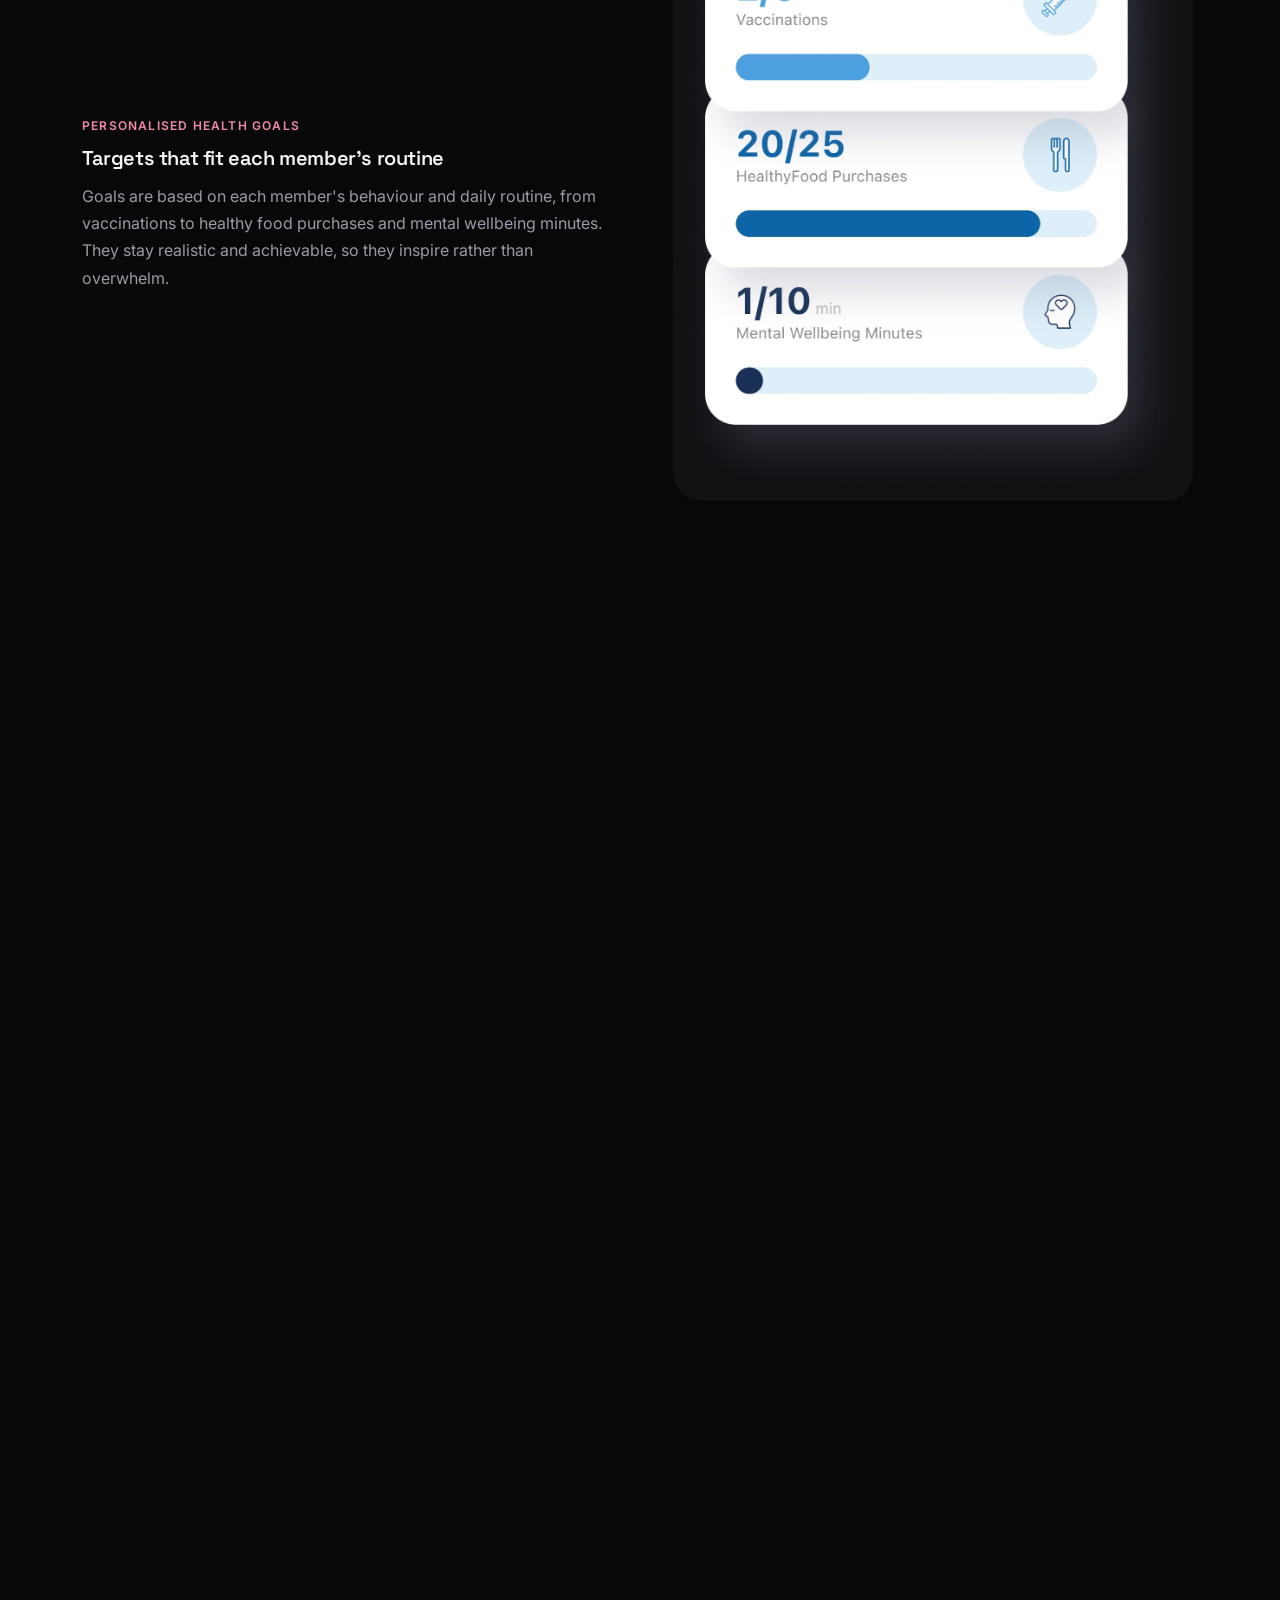
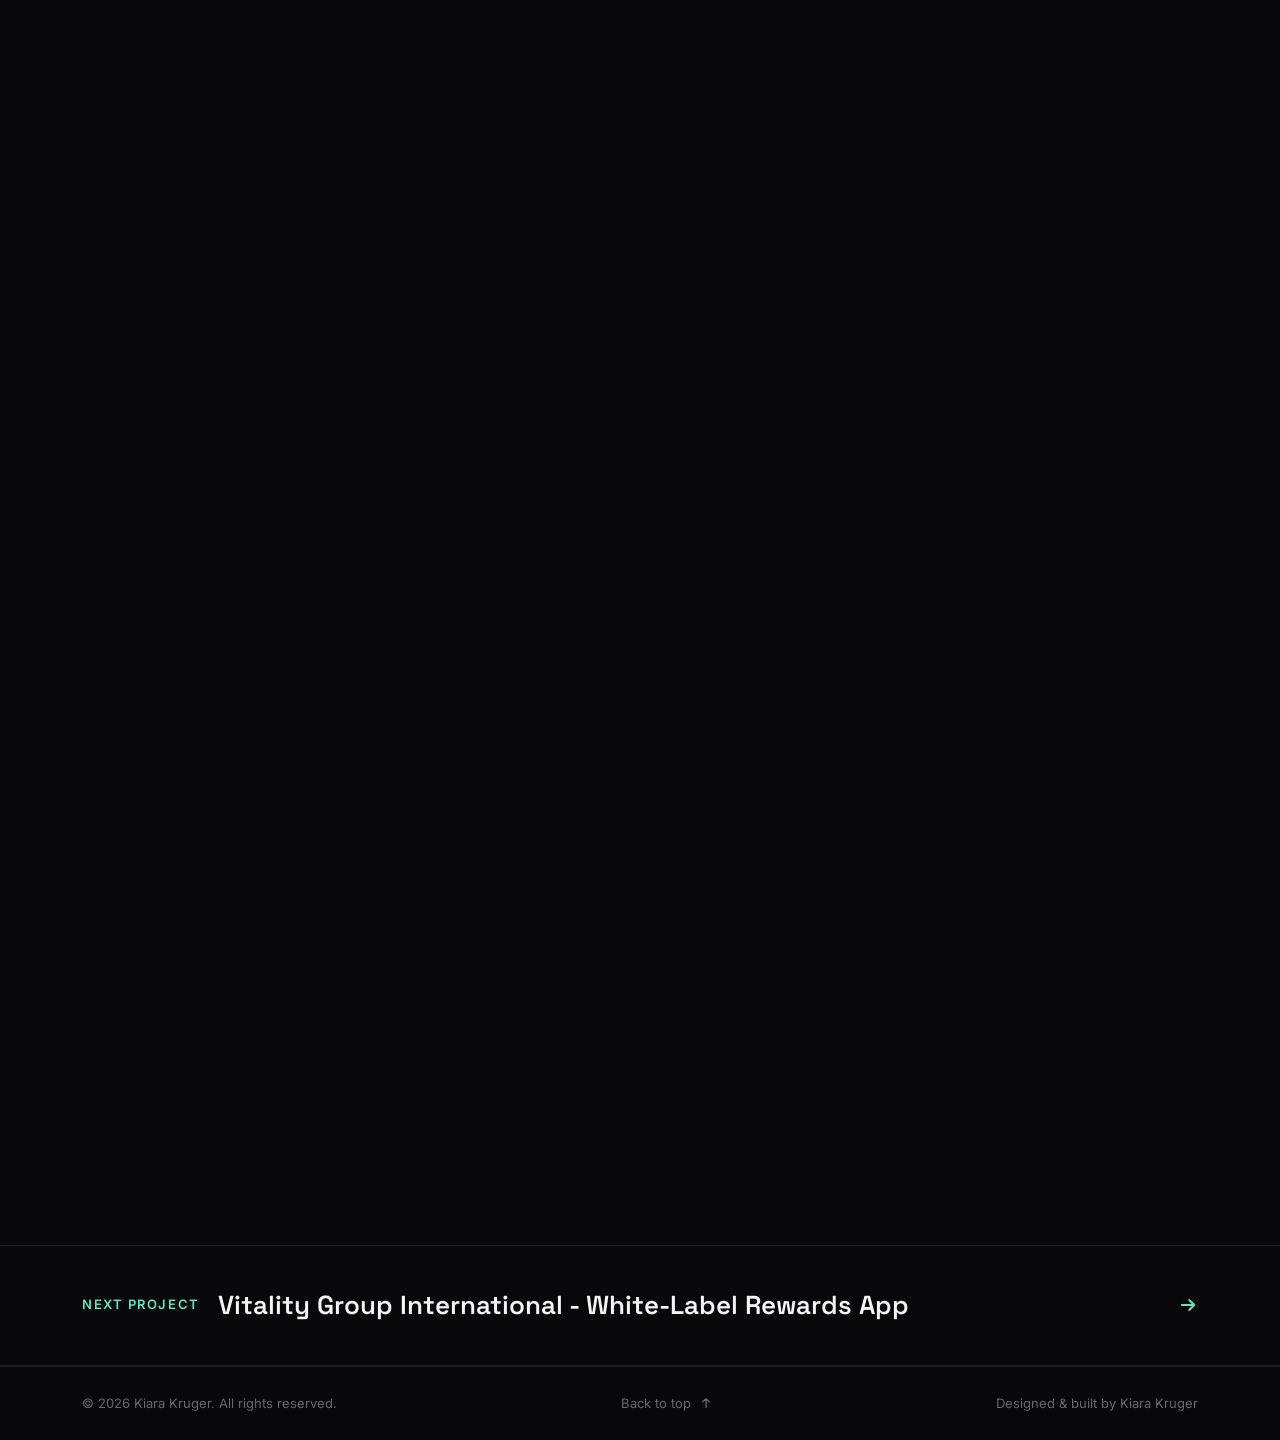
<file: case-discovery.html>
<!DOCTYPE html>
<html lang="en">
<head>
<meta charset="UTF-8" />
<meta name="viewport" content="width=device-width, initial-scale=1.0" />
<title>Behavioural Change App - Kiara Kruger</title>
<meta name="description" content="Case study: personalised goals and game-style rewards for Discovery's Vitality app, which lifted mobile engagement by 20%." />

<link rel="icon" href="data:,">
<link rel="preconnect" href="https://fonts.googleapis.com">
<link rel="preconnect" href="https://fonts.gstatic.com" crossorigin>
<link href="https://fonts.googleapis.com/css2?family=Space+Grotesk:wght@400;500;600;700&family=Inter:wght@400;500;600&display=swap" rel="stylesheet">

<link rel="stylesheet" href="assets/css/style.css" />
</head>
<body class="cs" data-accent-page="rose">

<div class="scroll-progress" aria-hidden="true"><span id="scrollProgressBar"></span></div>

<div class="cursor" id="cursor" aria-hidden="true">
  <div class="cursor-dot"></div>
  <div class="cursor-ring"></div>
</div>

<!-- ============ HEADER ============ -->
<header class="site-header" id="siteHeader">
  <div class="container header-inner">
    <a href="index.html" class="logo" data-cursor="link">
      <span class="logo-mark logo-mark--photo"><img src="assets/media/profile/avatar.webp" alt="" width="34" height="34" /></span>
      <span class="logo-text">Kiara Kruger</span>
    </a>

    <nav class="nav-desktop" aria-label="Primary">
      <ul>
        <li><a href="index.html#work" data-cursor="link">Work</a></li>
        <li><a href="index.html#about" data-cursor="link">About</a></li>
        <li><a href="index.html#services" data-cursor="link">Services</a></li>
        <li><a href="index.html#contact" data-cursor="link">Contact</a></li>
      </ul>
    </nav>

    <div class="header-meta">
      <span class="local-clock" id="localClock" data-cursor="default">
        <span class="clock-dot"></span>
        <span id="clockCity">Netherlands</span> · <span id="clockTime">--:--</span>
      </span>
      <a href="index.html#contact" class="btn btn-ghost btn-sm header-cta" data-cursor="link">Let's talk</a>
      <button class="menu-toggle" id="menuToggle" aria-label="Toggle menu" aria-expanded="false" data-cursor="link">
        <span></span><span></span>
      </button>
    </div>
  </div>

  <div class="nav-mobile" id="navMobile">
    <ul>
      <li><a href="index.html#work">Work</a></li>
      <li><a href="index.html#about">About</a></li>
      <li><a href="index.html#services">Services</a></li>
      <li><a href="index.html#contact">Contact</a></li>
    </ul>
    <a href="mailto:kiarao146@gmail.com" class="nav-mobile-email">kiarao146@gmail.com</a>
  </div>
</header>

<main id="top">

  <!-- ============ HERO ============ -->
  <section class="case-hero cs-hero">
    <div class="grid-field" aria-hidden="true">
      <div class="grid-field__base"></div>
      <div class="grid-field__light"></div>
      <div class="grid-field__glow"></div>
    </div>
    <div class="container">
      <a href="index.html#work" class="back-link" data-cursor="link" data-reveal>
        <svg width="14" height="14" viewBox="0 0 16 16" fill="none"><path d="M12 4L4 12M4 12H11M4 12V5" stroke="currentColor" stroke-width="1.5" stroke-linecap="round" stroke-linejoin="round"/></svg>
        All work
      </a>

      <span class="project-tag" data-reveal style="--d:1">Discovery Vitality · 2019 - 2021</span>
      <h1 class="case-title" data-reveal style="--d:2">Making healthy habits worth coming back for.</h1>
      <p class="case-summary" data-reveal style="--d:3">
        I designed new features for Discovery's Vitality app, a large legacy insurance app that rewards
        members for healthier choices. For most of the project I led design for my part of the app,
        working on personalised goals, game-style rewards and a clearer dashboard.
      </p>

      <dl class="cs-facts" data-reveal style="--d:4">
        <div><dt>Role</dt><dd>UX/UI Designer</dd></div>
        <div><dt>Timeline</dt><dd>Jan 2019 - Oct 2021</dd></div>
        <div><dt>Platform</dt><dd>Native iOS &amp; Android, responsive web</dd></div>
        <div><dt>Industry</dt><dd>Health &amp; fitness · Insurance</dd></div>
        <div><dt>Tools</dt><dd>Sketch, Figma, Zeplin, Keynote, Illustrator, After Effects</dd></div>
      </dl>
    </div>
  </section>

  <!-- ============ COVER ============ -->
  <section class="cs-block cs-block--flush">
    <div class="container">
      <figure class="cs-media cs-media--wide cs-media--bare" data-reveal>
        <img src="assets/media/discovery/cover.webp" alt="Three Vitality Active Rewards screens showing goal-progress rings with a trophy at the centre" />
      </figure>
    </div>
  </section>

  <!-- ============ AT A GLANCE ============ -->
  <section class="cs-block">
    <div class="container cs-glance">
      <div class="cs-glance-text" data-reveal>
        <span class="eyebrow">At a glance</span>
        <p class="cs-lead">
          Vitality rewards Discovery members for healthier choices. The app is how they track goals, earn
          points and claim rewards. With so many health and fitness apps competing for attention, my job was
          to make that experience personal and motivating enough to keep people engaged week after week.
        </p>
      </div>
      <div class="cs-stats cs-stats--single" data-reveal>
        <div class="cs-stat"><span class="cs-stat-num">20%</span><span class="cs-stat-label">Increase in mobile-app engagement</span></div>
      </div>
    </div>
  </section>

  <!-- ============ PROBLEM ============ -->
  <section class="cs-block">
    <div class="container">
      <div class="cs-head" data-reveal>
        <span class="eyebrow">The problem</span>
        <h2 class="cs-h2">Starting healthy habits is easy. Keeping them is hard.</h2>
        <p class="cs-body">Many people lack the motivation and guidance to make lasting changes. In a crowded market of health and fitness apps, Vitality needed to stand out and support members through the whole journey to a sustainable, healthy lifestyle.</p>
      </div>
      <ul class="cs-needs cs-needs--row" data-reveal>
        <li>Low user engagement and motivation.</li>
        <li>Long-term adherence and behaviour change.</li>
        <li>Growing user acquisition.</li>
      </ul>
    </div>
  </section>

  <!-- ============ ROLE & CONSTRAINTS ============ -->
  <section class="cs-block">
    <div class="container cs-two">
      <div data-reveal>
        <span class="eyebrow">My role</span>
        <h3 class="cs-h3">Leading design for my part of a very large app.</h3>
        <p class="cs-body">The app was big enough that several design and development teams each owned a part of it. Teams changed often, but for most of the project I led design for my assigned part of the app, working with cross-functional teams and developers.</p>
        <ul class="cs-tags">
          <li>User research &amp; testing</li>
          <li>Wireframes</li>
          <li>Visual design</li>
          <li>Prototypes</li>
          <li>Mentoring junior designers</li>
        </ul>
      </div>
      <div data-reveal>
        <span class="eyebrow">Constraints</span>
        <h3 class="cs-h3">A legacy app and two dev teams to align.</h3>
        <p class="cs-body">Working in a legacy app meant designing around outdated, inconsistent UI. The team structure also meant bringing two development teams into line so features behaved the same across platforms.</p>
      </div>
    </div>
  </section>

  <!-- ============ PROCESS OVERVIEW ============ -->
  <section class="cs-block" id="process">
    <div class="container">
      <div class="cs-head" data-reveal>
        <span class="eyebrow">Process</span>
        <h2 class="cs-h2">From research to live, and back again.</h2>
      </div>
      <ol class="cs-steps" data-reveal>
        <li><a href="#research" data-cursor="link"><span class="cs-step-num">01</span><span>Research &amp; ideate</span></a></li>
        <li><a href="#collaborate" data-cursor="link"><span class="cs-step-num">02</span><span>Collaborate on design</span></a></li>
        <li><a href="#handover" data-cursor="link"><span class="cs-step-num">03</span><span>Development handover</span></a></li>
        <li><a href="#qa" data-cursor="link"><span class="cs-step-num">04</span><span>Design QA</span></a></li>
        <li><a href="#iterate" data-cursor="link"><span class="cs-step-num">05</span><span>Iterate through feedback</span></a></li>
      </ol>
      <figure class="cs-media cs-media--wide" data-reveal>
        <img src="assets/media/discovery/process.webp" alt="Design process: 1 Research and ideate, 2 Collaboration in design, 3 Development handover, 4 Quality assurance, 5 Iterate through feedback" loading="lazy" />
      </figure>
    </div>
  </section>

  <!-- 01 RESEARCH -->
  <section class="cs-block cs-phase" id="research">
    <div class="container">
      <div class="cs-head" data-reveal>
        <span class="eyebrow">01 · Research &amp; ideate</span>
        <h2 class="cs-h2">Start with how members actually use the app.</h2>
      </div>
      <div class="cs-grid4">
        <div class="cs-item" data-reveal><h4>Problem statement</h4><p>Framed a problem statement that bridged business goals and member needs.</p></div>
        <div class="cs-item" data-reveal><h4>Competitive analysis</h4><p>Looked at what made competitors succeed or fail, and where we could do better.</p></div>
        <div class="cs-item" data-reveal><h4>User testing</h4><p>Tested with new and existing members to understand how they think, navigate and feel in the app.</p></div>
        <div class="cs-item" data-reveal><h4>Google Analytics</h4><p>Used retention, conversion and interaction data to understand behaviour and guide design decisions.</p></div>
      </div>
      <figure class="cs-media" data-reveal>
        <img src="assets/media/discovery/research.webp" alt="Photos of sticky-note card sorting and whiteboard sketches of app screens" loading="lazy" />
        <figcaption>Card sorting, idea generation and screen sketching for several features.</figcaption>
      </figure>
    </div>
  </section>

  <!-- 02 COLLABORATE -->
  <section class="cs-block cs-phase" id="collaborate">
    <div class="container">
      <div class="cs-head" data-reveal>
        <span class="eyebrow">02 · Collaborate on design</span>
        <h2 class="cs-h2">Business, developers and designers in the room early.</h2>
      </div>
      <div class="cs-grid4">
        <div class="cs-item" data-reveal><h4>Business involvement</h4><p>Worked closely with the business throughout. That trust gave room to explore new ideas and surface risks early.</p></div>
        <div class="cs-item" data-reveal><h4>Developer input</h4><p>Ran workshops and huddles with developers to check feasibility and review iterations, saving rework later.</p></div>
        <div class="cs-item" data-reveal><h4>Design reviews</h4><p>Held regular design critiques for knowledge sharing, consistency and different perspectives on a problem.</p></div>
        <div class="cs-item" data-reveal><h4>Design system</h4><p>Helped build and maintain the mobile design system, consolidating reusable components and styles for design and development.</p></div>
      </div>
    </div>
  </section>

  <!-- 03 HANDOVER -->
  <section class="cs-block cs-phase" id="handover">
    <div class="container cs-feature">
      <div class="cs-feature-text" data-reveal>
        <span class="eyebrow">03 · Development handover</span>
        <h2 class="cs-h2">Handover that developers can build from.</h2>
        <p class="cs-body">I organised and exported designs and assets in Zeplin, then moved handover to Figma when the team migrated from Sketch. Clean handover sped up developers' work and kept components consistent and reusable.</p>
      </div>
      <figure class="cs-media cs-media--small" data-reveal>
        <img src="assets/media/discovery/handover.webp" alt="Zeplin and Figma app icons" loading="lazy" />
      </figure>
    </div>
  </section>

  <!-- 04 QA -->
  <section class="cs-block cs-phase" id="qa">
    <div class="container">
      <div class="cs-head" data-reveal>
        <span class="eyebrow">04 · Design QA</span>
        <h2 class="cs-h2">Checking every user type, scenario and error.</h2>
        <p class="cs-body">I tested builds regularly in both testing and production environments, covering different user types, scenarios and error states. I documented and raised every mismatch in UI or interaction, with expected and actual results side by side.</p>
      </div>
      <figure class="cs-media" data-reveal>
        <img src="assets/media/discovery/qa.webp" alt="Design QA ticket comparing expected results, a What's New module, with actual results, the dashboard, with the steps to reproduce" loading="lazy" />
        <figcaption>How I lay out a design QA issue: expected result, actual result and steps to reproduce.</figcaption>
      </figure>
    </div>
  </section>

  <!-- 05 ITERATE -->
  <section class="cs-block cs-phase" id="iterate">
    <div class="container">
      <div class="cs-head" data-reveal>
        <span class="eyebrow">05 · Iterate through feedback</span>
        <h2 class="cs-h2">Before and after.</h2>
        <p class="cs-body">Business and member feedback drove steady rounds of iteration on the most-used screens.</p>
      </div>
      <div class="cs-two">
        <figure class="cs-media" data-reveal>
          <img src="assets/media/discovery/iteration-dashboard.webp" alt="Vitality Active Rewards dashboard before, with separate fitness and drive lists, and after, with combined goal rings and rewards" loading="lazy" />
          <figcaption><strong>Active Rewards dashboard.</strong> Separate goal lists became one overview with rewards and plays in view.</figcaption>
        </figure>
        <figure class="cs-media" data-reveal>
          <img src="assets/media/discovery/iteration-landing.webp" alt="Vitality landing screen before, a long list of menu items, and after, status cards, partner benefits and Active Rewards progress" loading="lazy" />
          <figcaption><strong>Vitality landing.</strong> A long menu became status, benefits and progress at a glance.</figcaption>
        </figure>
      </div>
    </div>
  </section>

  <!-- ============ SOLUTION ============ -->
  <section class="cs-block">
    <div class="container">
      <div class="cs-head" data-reveal>
        <span class="eyebrow">The solution</span>
        <h2 class="cs-h2">Personal goals and rewards people can feel.</h2>
        <p class="cs-body">Research showed where to improve. We tailored the experience to each member's behaviour and needs, and backed it with a reward system that gives real incentives for progress.</p>
      </div>
      <figure class="cs-media cs-media--wide" data-reveal>
        <img src="assets/media/discovery/solution-goals.webp" alt="Personalised goal setting. Goals are based on the member's fitness level, lifestyle and health objectives, which boosts engagement and makes a lasting commitment to healthier living more likely. Shown: the Vitality Active Rewards overview with goal ring and trophy." loading="lazy" />
      </figure>
      <figure class="cs-media cs-media--wide" data-reveal>
        <img src="assets/media/discovery/solution-gamify.webp" alt="Gamify and incentivise. Trophies, challenges and social features, plus virtual rewards, discounts and real incentives, make health and fitness more engaging and give a sense of achievement. Shown: Nike gear 70% discount ring and the Play the Gameboard screen." loading="lazy" />
      </figure>
    </div>
  </section>

  <!-- ============ KEY FEATURES ============ -->
  <section class="cs-block">
    <div class="container">
      <div class="cs-head" data-reveal>
        <span class="eyebrow">Key features</span>
        <h2 class="cs-h2">Set goals. Get active. Get rewarded.</h2>
      </div>

      <div class="cs-feature" data-reveal>
        <div class="cs-feature-text">
          <span class="cs-kicker">Personalised health goals</span>
          <h3 class="cs-h3">Targets that fit each member's routine</h3>
          <p class="cs-body">Goals are based on each member's behaviour and daily routine, from vaccinations to healthy food purchases and mental wellbeing minutes. They stay realistic and achievable, so they inspire rather than overwhelm.</p>
        </div>
        <figure class="cs-media">
          <img src="assets/media/discovery/feature-goals.webp" alt="Goal progress cards: 2 of 5 vaccinations, 20 of 25 HealthyFood purchases, 1 of 10 mental wellbeing minutes" loading="lazy" />
        </figure>
      </div>

      <div class="cs-feature cs-feature--flip" data-reveal>
        <div class="cs-feature-text">
          <span class="cs-kicker">Get active</span>
          <h3 class="cs-h3">Points for every kind of activity</h3>
          <p class="cs-body">Running, cycling, swimming, yoga and more all earn points. Points build a member's Vitality status, and a higher status means better rewards.</p>
        </div>
        <figure class="cs-media">
          <img src="assets/media/discovery/feature-active.webp" alt="Activity icons for running, cycling, hiking, swimming, yoga, weights and more" loading="lazy" />
        </figure>
      </div>

      <div class="cs-feature" data-reveal>
        <div class="cs-feature-text">
          <span class="cs-kicker">Get rewarded</span>
          <h3 class="cs-h3">A weekly gameboard with real prizes</h3>
          <p class="cs-body">Each week, members who stay active can play the gameboard and pick tiles to win Discovery Miles, a digital currency, or real rewards like coffees and vouchers.</p>
        </div>
        <figure class="cs-media">
          <img src="assets/media/discovery/feature-rewards.webp" alt="Play the Gameboard screen surrounded by a coffee cup, cash, coins, a shopping bag and the Discovery Miles symbol" loading="lazy" />
        </figure>
      </div>
    </div>
  </section>

  <!-- ============ OUTCOMES + LEARNINGS ============ -->
  <section class="cs-block">
    <div class="container cs-two">
      <div data-reveal>
        <span class="eyebrow">Outcome</span>
        <h2 class="cs-h2">More members using the app, more often.</h2>
        <div class="cs-stats cs-stats--single cs-stats--stack">
          <div class="cs-stat"><span class="cs-stat-num">20%</span><span class="cs-stat-label">Increase in mobile-app engagement</span></div>
        </div>
      </div>
      <div data-reveal>
        <span class="eyebrow">What I learned</span>
        <ul class="cs-learnings">
          <li><strong>Owning a whole platform.</strong> Overseeing the complete Vitality product on iOS taught me management, leadership and full ownership of outcomes.</li>
          <li><strong>Growing other designers.</strong> I guided, supervised and mentored junior designers as they joined and contributed to the project.</li>
          <li><strong>Adapting to change.</strong> A large, diverse and ever-changing team meant regularly adjusting to new ways of working.</li>
        </ul>
      </div>
    </div>
  </section>

  <!-- ============ PROTOTYPE VIDEO ============ -->
  <section class="cs-block">
    <div class="container cs-feature">
      <div class="cs-feature-text" data-reveal>
        <span class="eyebrow">Extra</span>
        <h2 class="cs-h2">Keynote prototype for a launch event.</h2>
        <p class="cs-body">I built this prototype for an event announcing new functionality. The new features rewarded members for completing assessments, staying active and holding certain products, which together raised their discount on sports gear and apparel.</p>
        <p class="cs-body">The prototype showed a realistic experience from the member's point of view, including the visuals, animations, interactions and overall flow.</p>
      </div>
      <figure class="cs-media cs-media--portrait cs-video" data-reveal>
        <video src="assets/media/discovery/prototype.mp4" poster="assets/media/discovery/prototype-poster.jpg" autoplay muted loop playsinline preload="metadata" aria-label="Prototype of Vitality Active Gear: choosing Nike gear, watching the discount grow and redeeming a sports gear reward"></video>
        <button class="cs-video-toggle" type="button" aria-label="Pause video" data-cursor="link">Pause</button>
      </figure>
    </div>
  </section>

  <!-- ============ NEXT PROJECT ============ -->
  <a href="case-vitality.html" class="case-next" data-cursor="link">
    <div class="container case-next-inner">
      <span class="eyebrow">Next project</span>
      <span class="case-next-title">Vitality Group International - White-Label Rewards App</span>
      <svg width="20" height="20" viewBox="0 0 16 16" fill="none" class="case-next-arrow"><path d="M3 8h10M9 4l4 4-4 4" stroke="currentColor" stroke-width="1.5" stroke-linecap="round" stroke-linejoin="round"/></svg>
    </div>
  </a>

</main>

<footer class="site-footer">
  <div class="container footer-inner">
    <span>© <span id="year"></span> Kiara Kruger. All rights reserved.</span>
    <button class="back-to-top" id="backToTop" data-cursor="link">
      Back to top
      <svg width="14" height="14" viewBox="0 0 16 16" fill="none"><path d="M8 13V3M4 7l4-4 4 4" stroke="currentColor" stroke-width="1.5" stroke-linecap="round" stroke-linejoin="round"/></svg>
    </button>
    <span>Designed &amp; built by Kiara Kruger</span>
  </div>
</footer>

<!-- image lightbox -->
<div class="lightbox" id="lightbox" hidden>
  <button class="lightbox-close" id="lightboxClose" aria-label="Close image">×</button>
  <img id="lightboxImg" alt="" />
</div>

<script src="assets/js/content.js"></script>
<script src="assets/js/main.js"></script>
<script src="assets/js/case.js"></script>
</body>
</html>
</file>
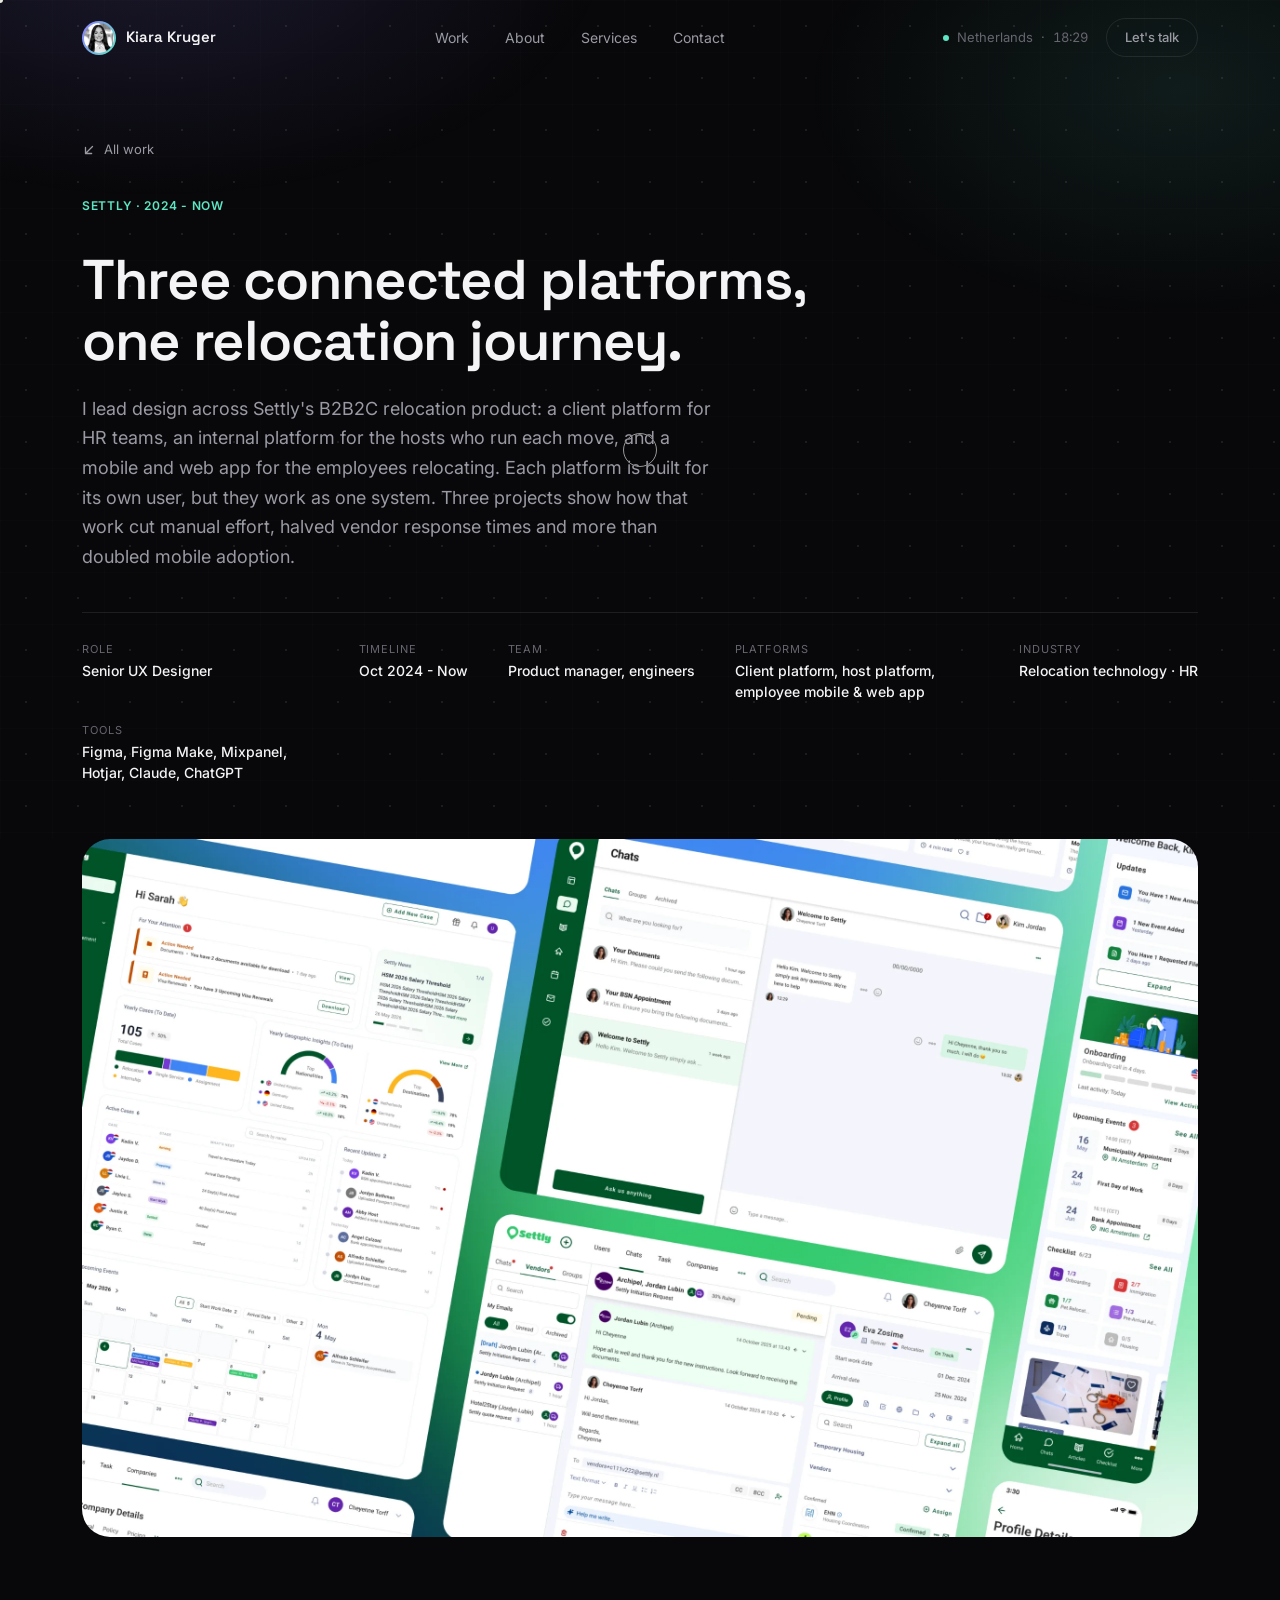
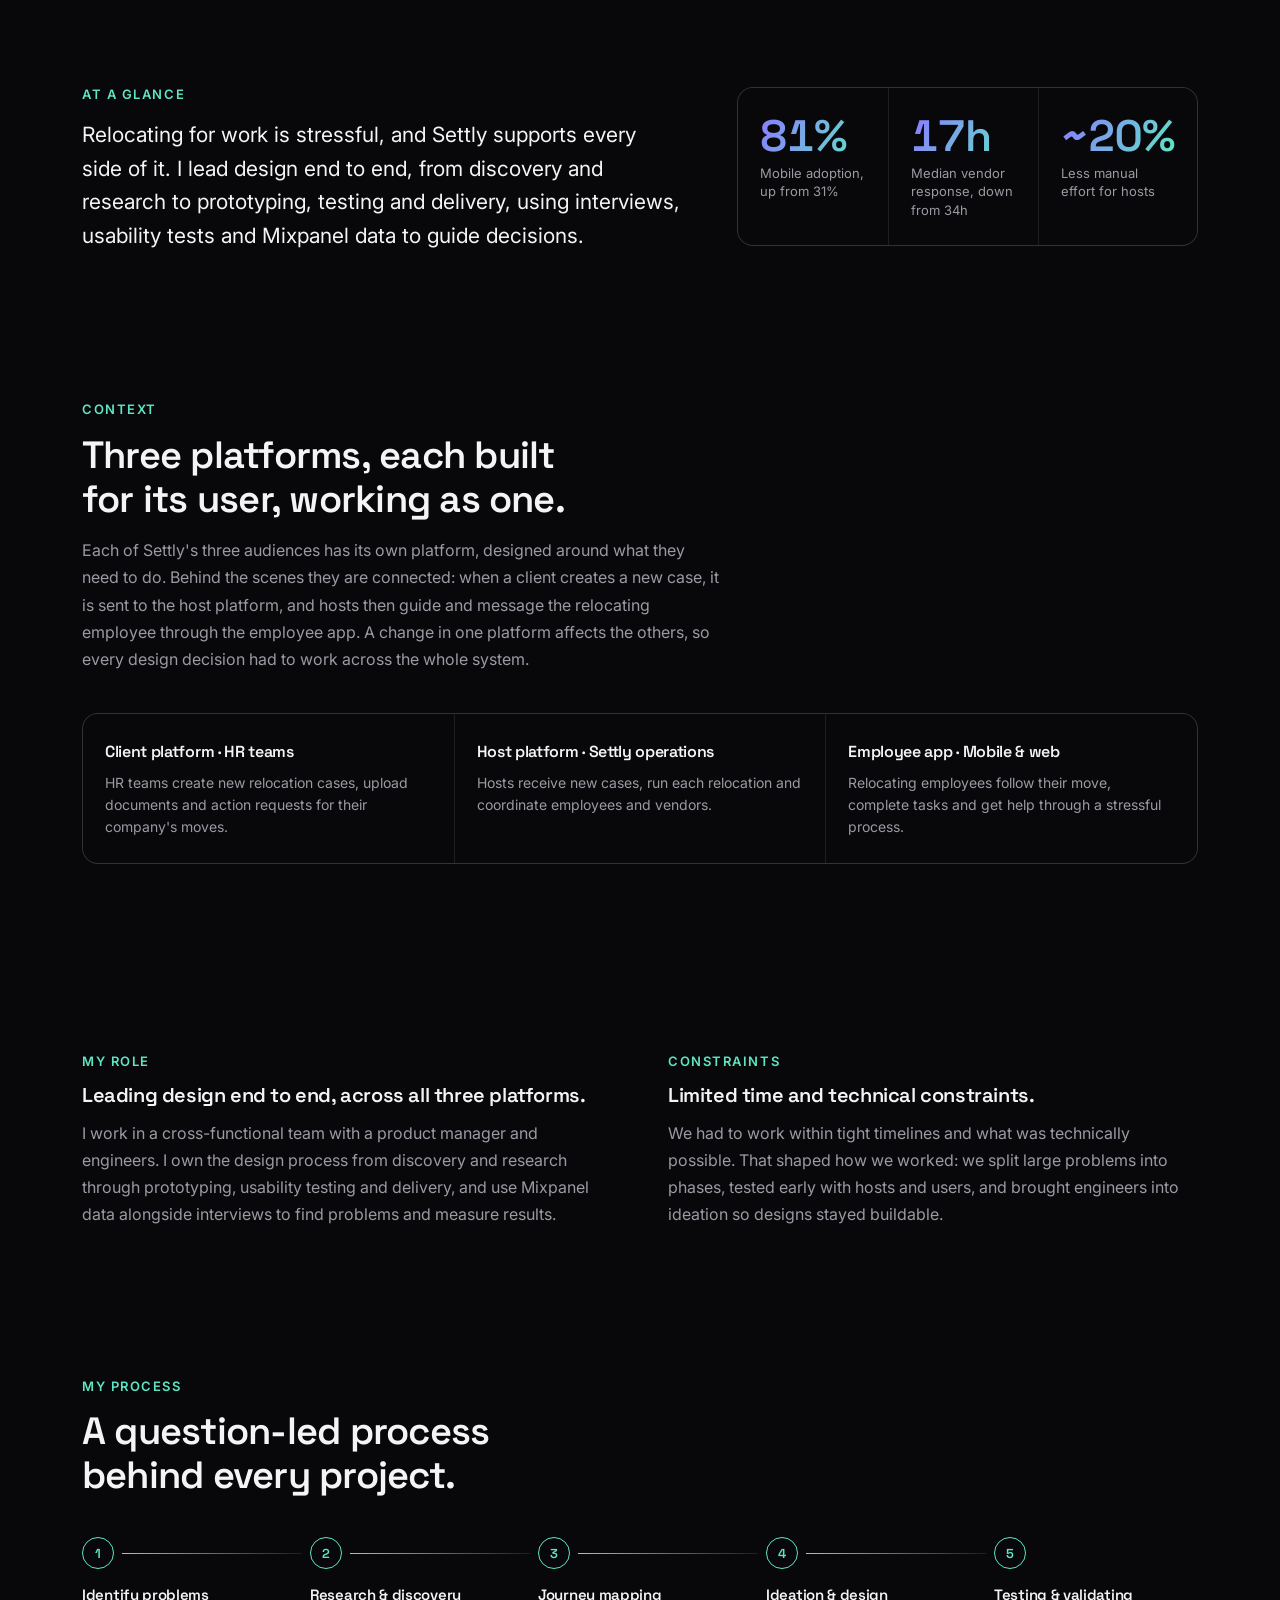
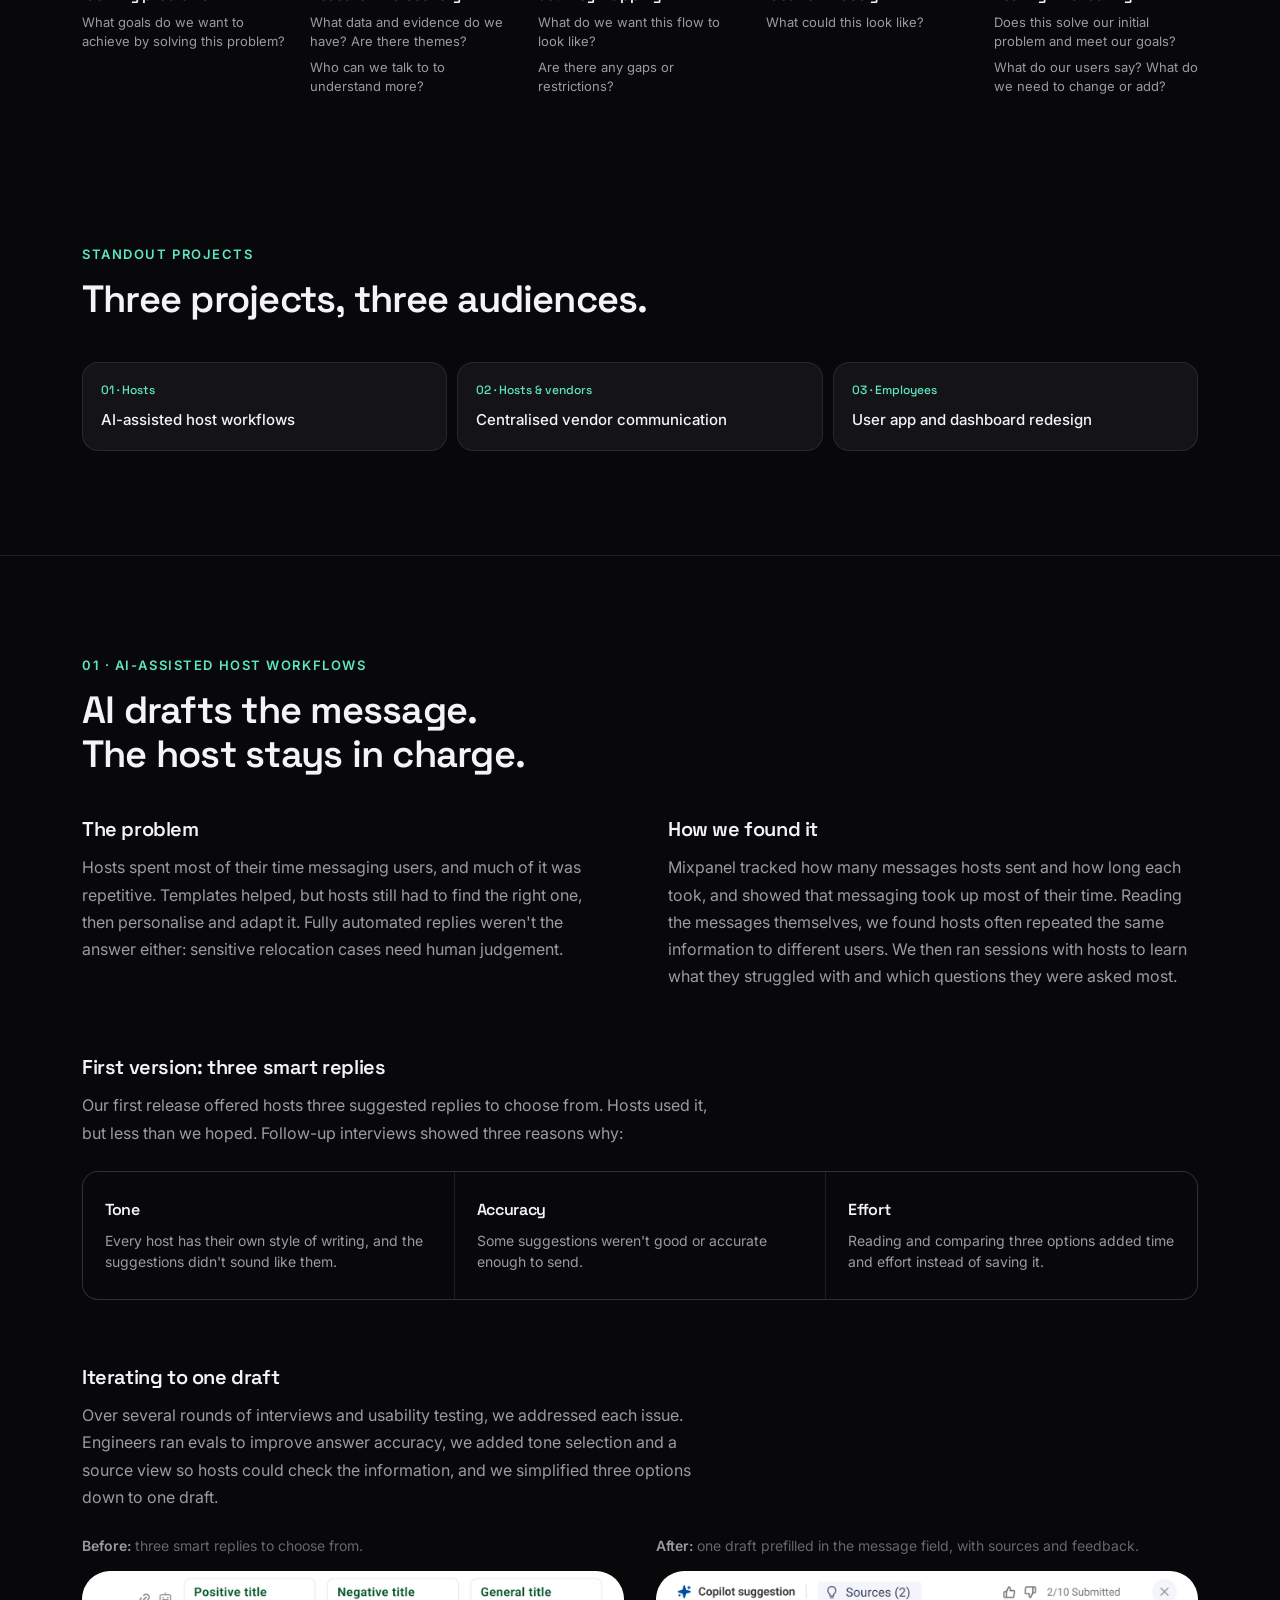
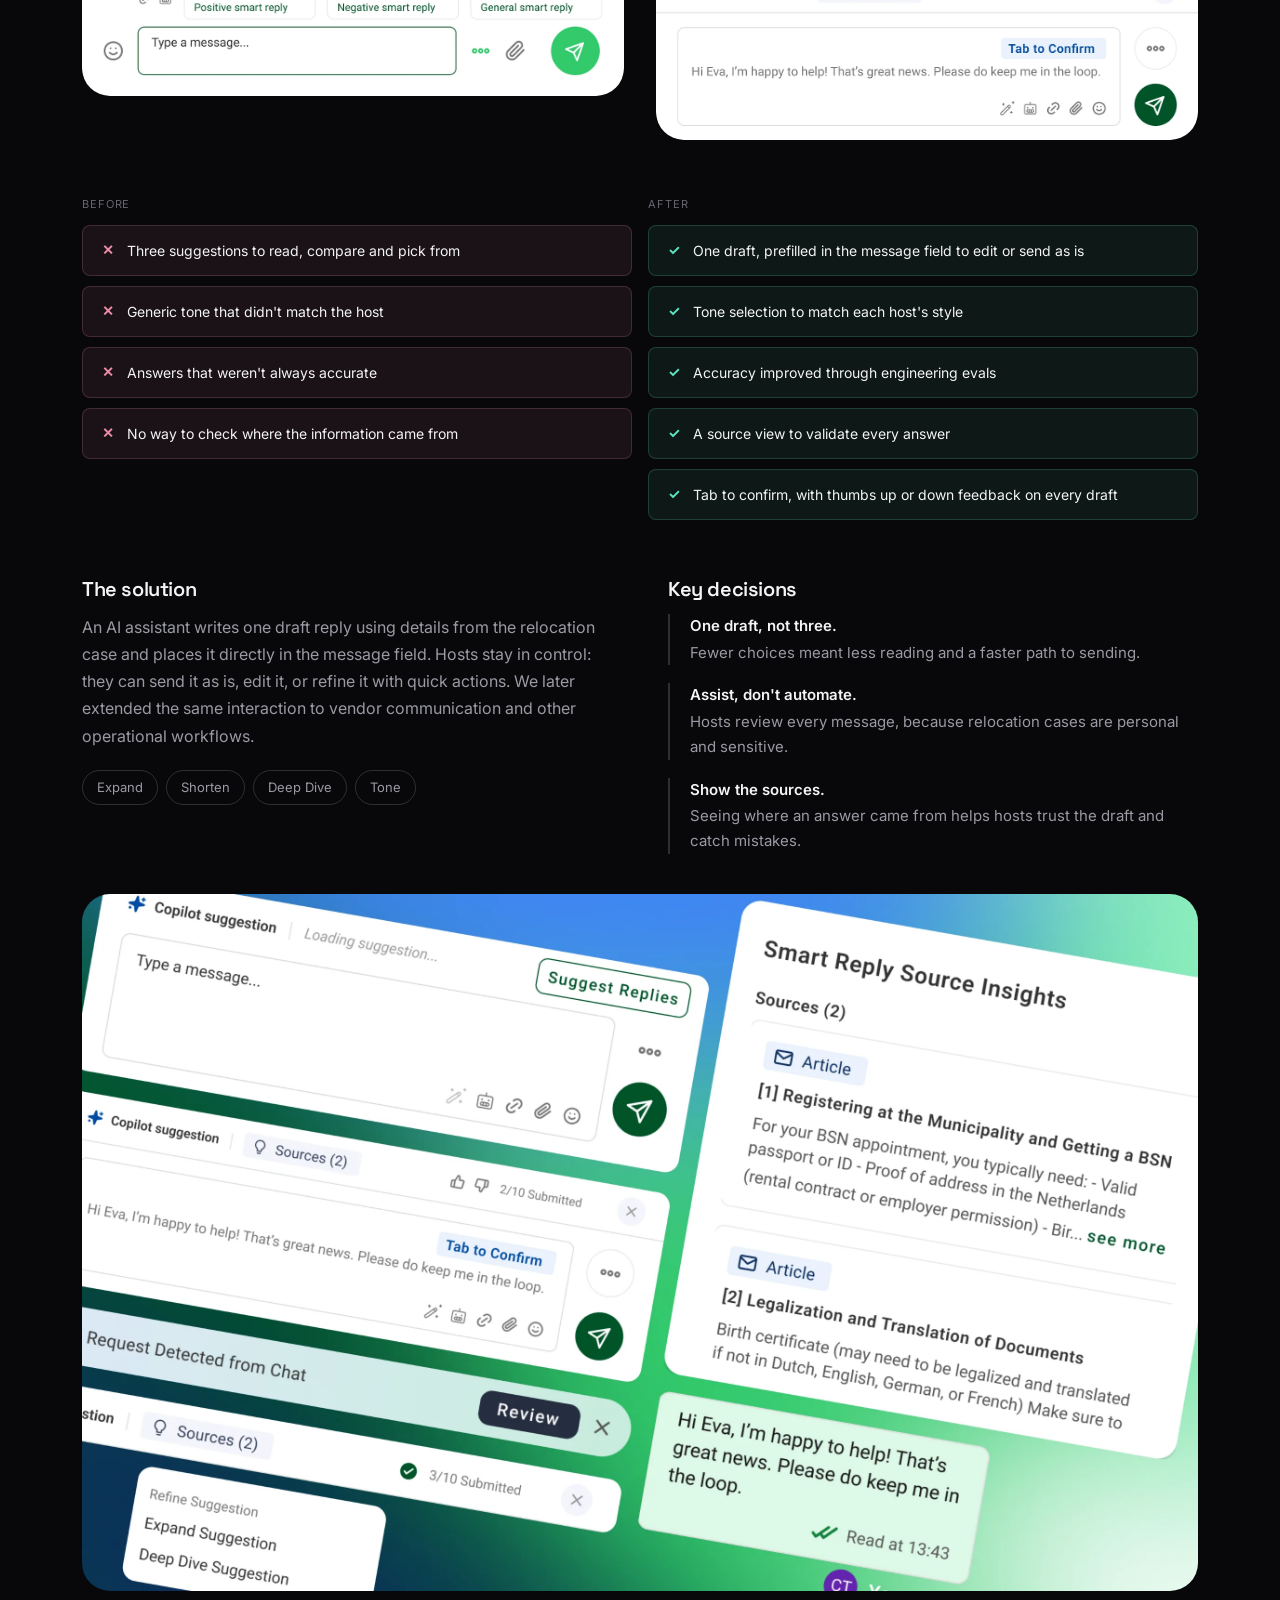
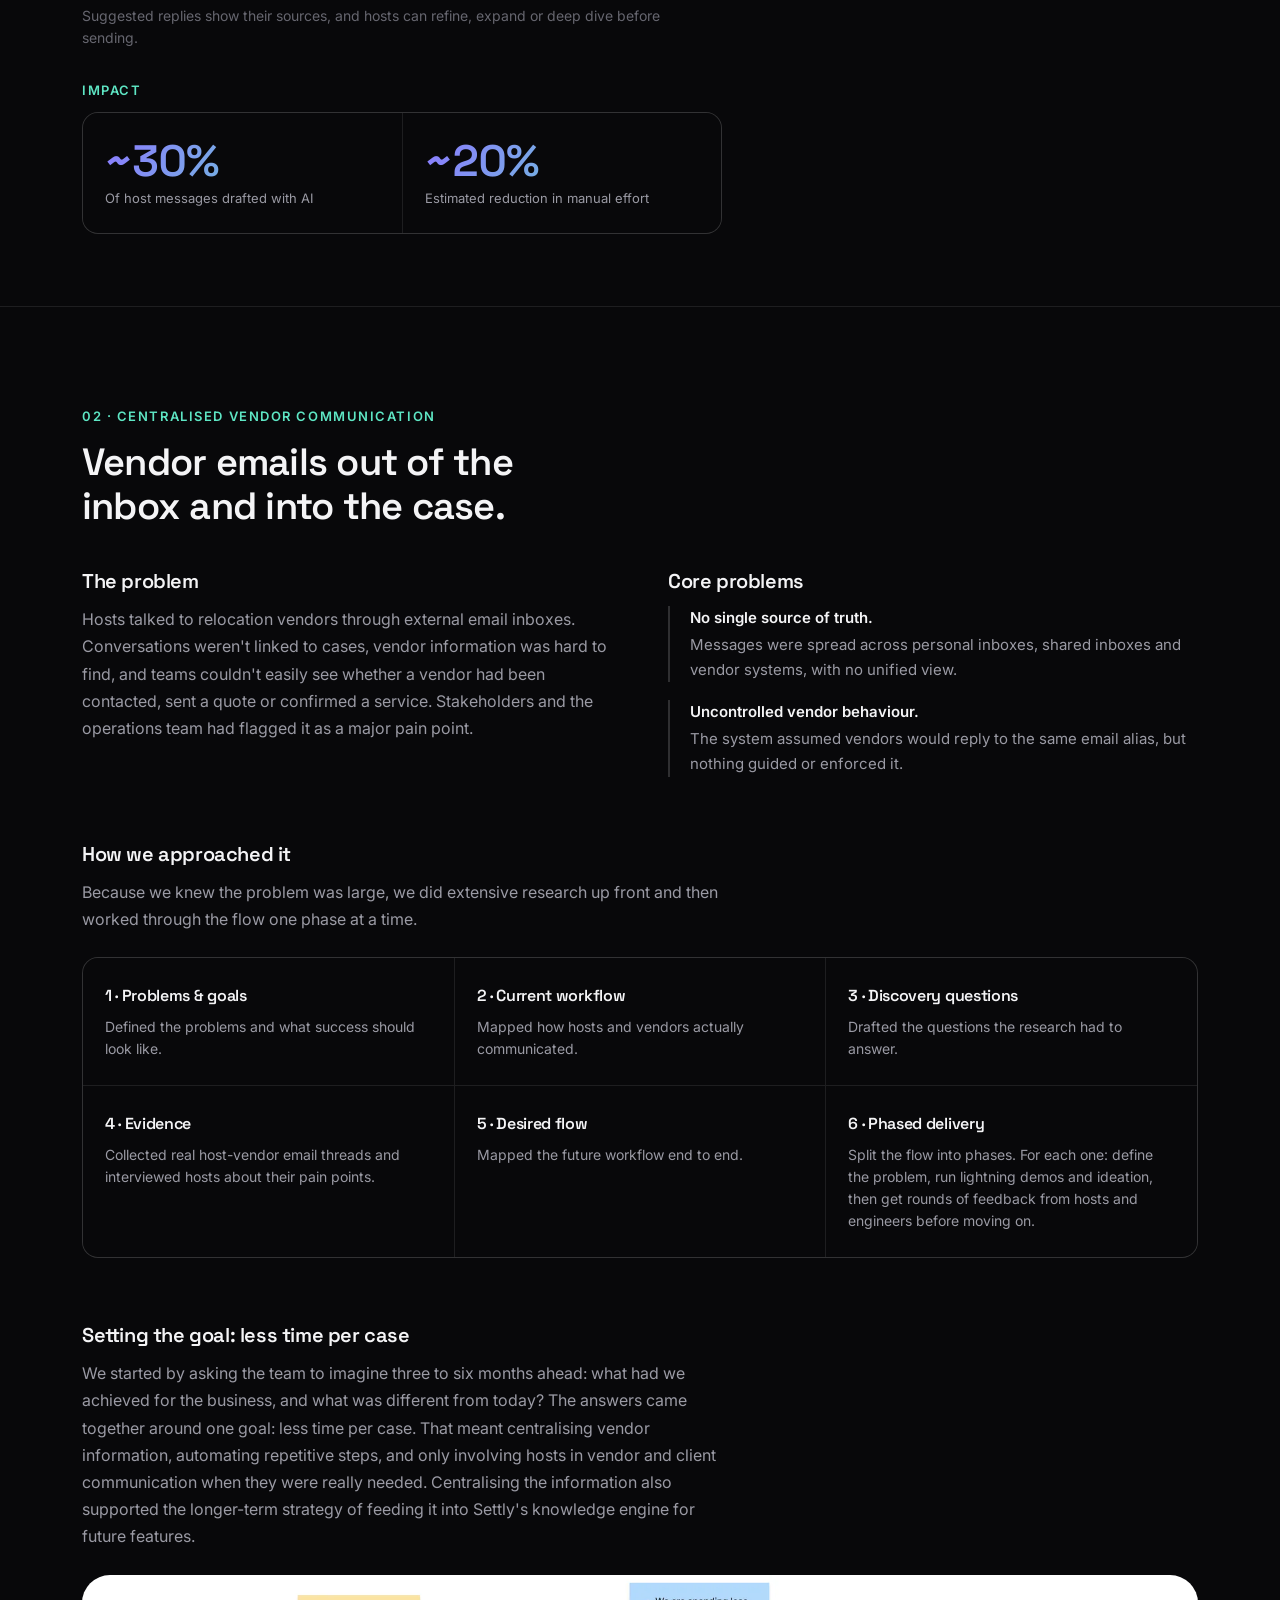
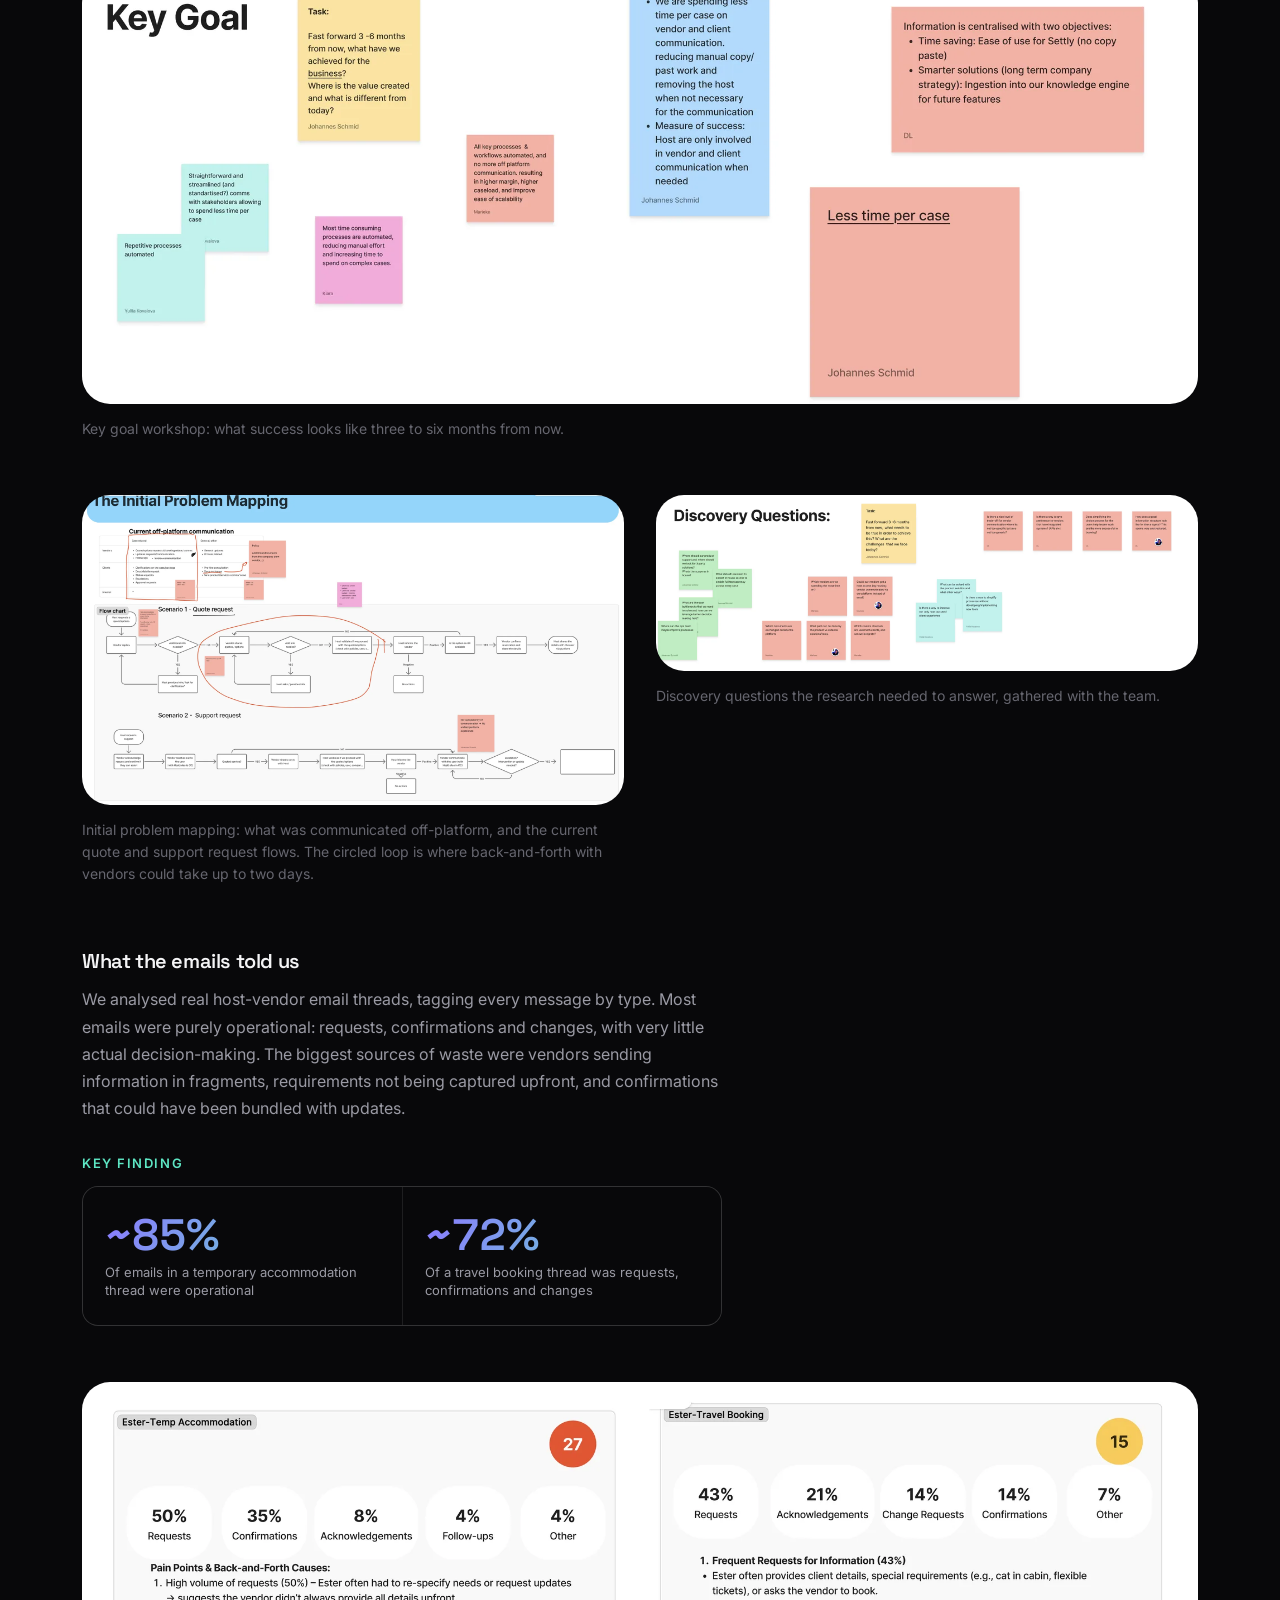
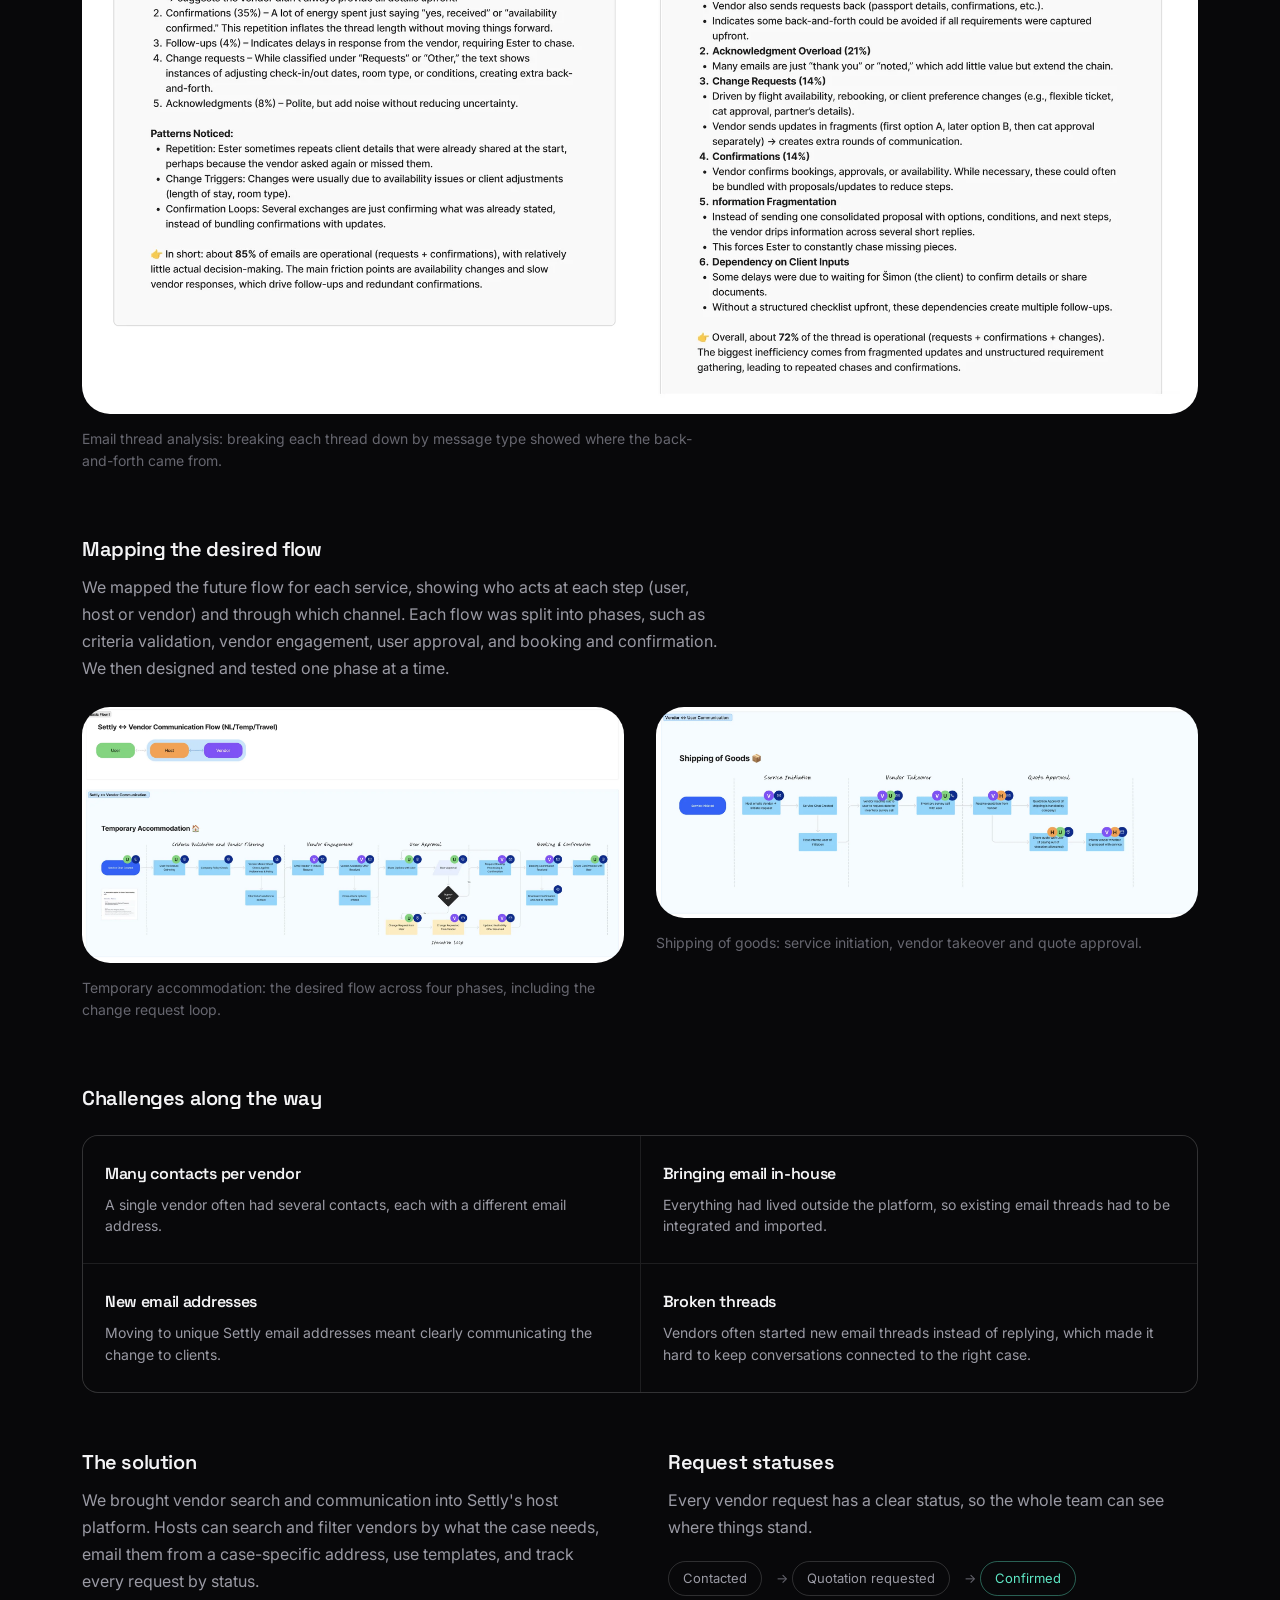
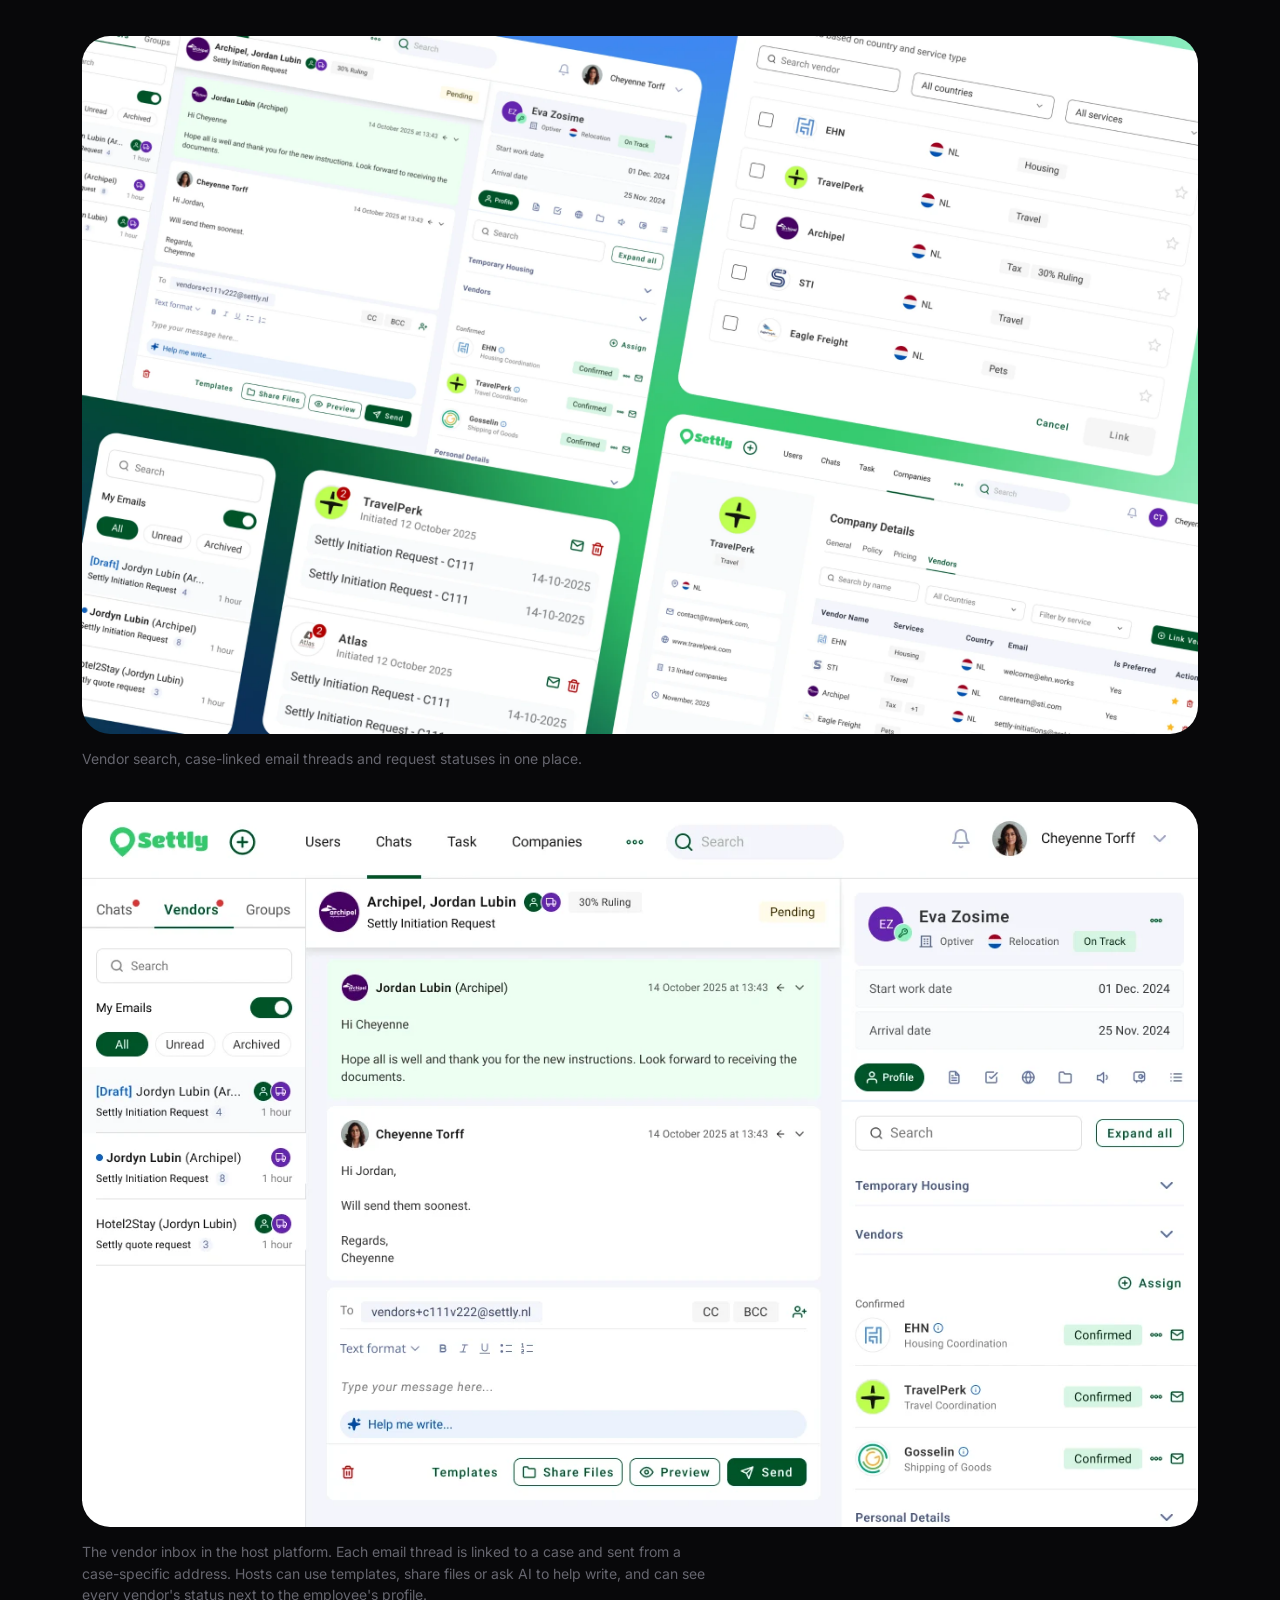
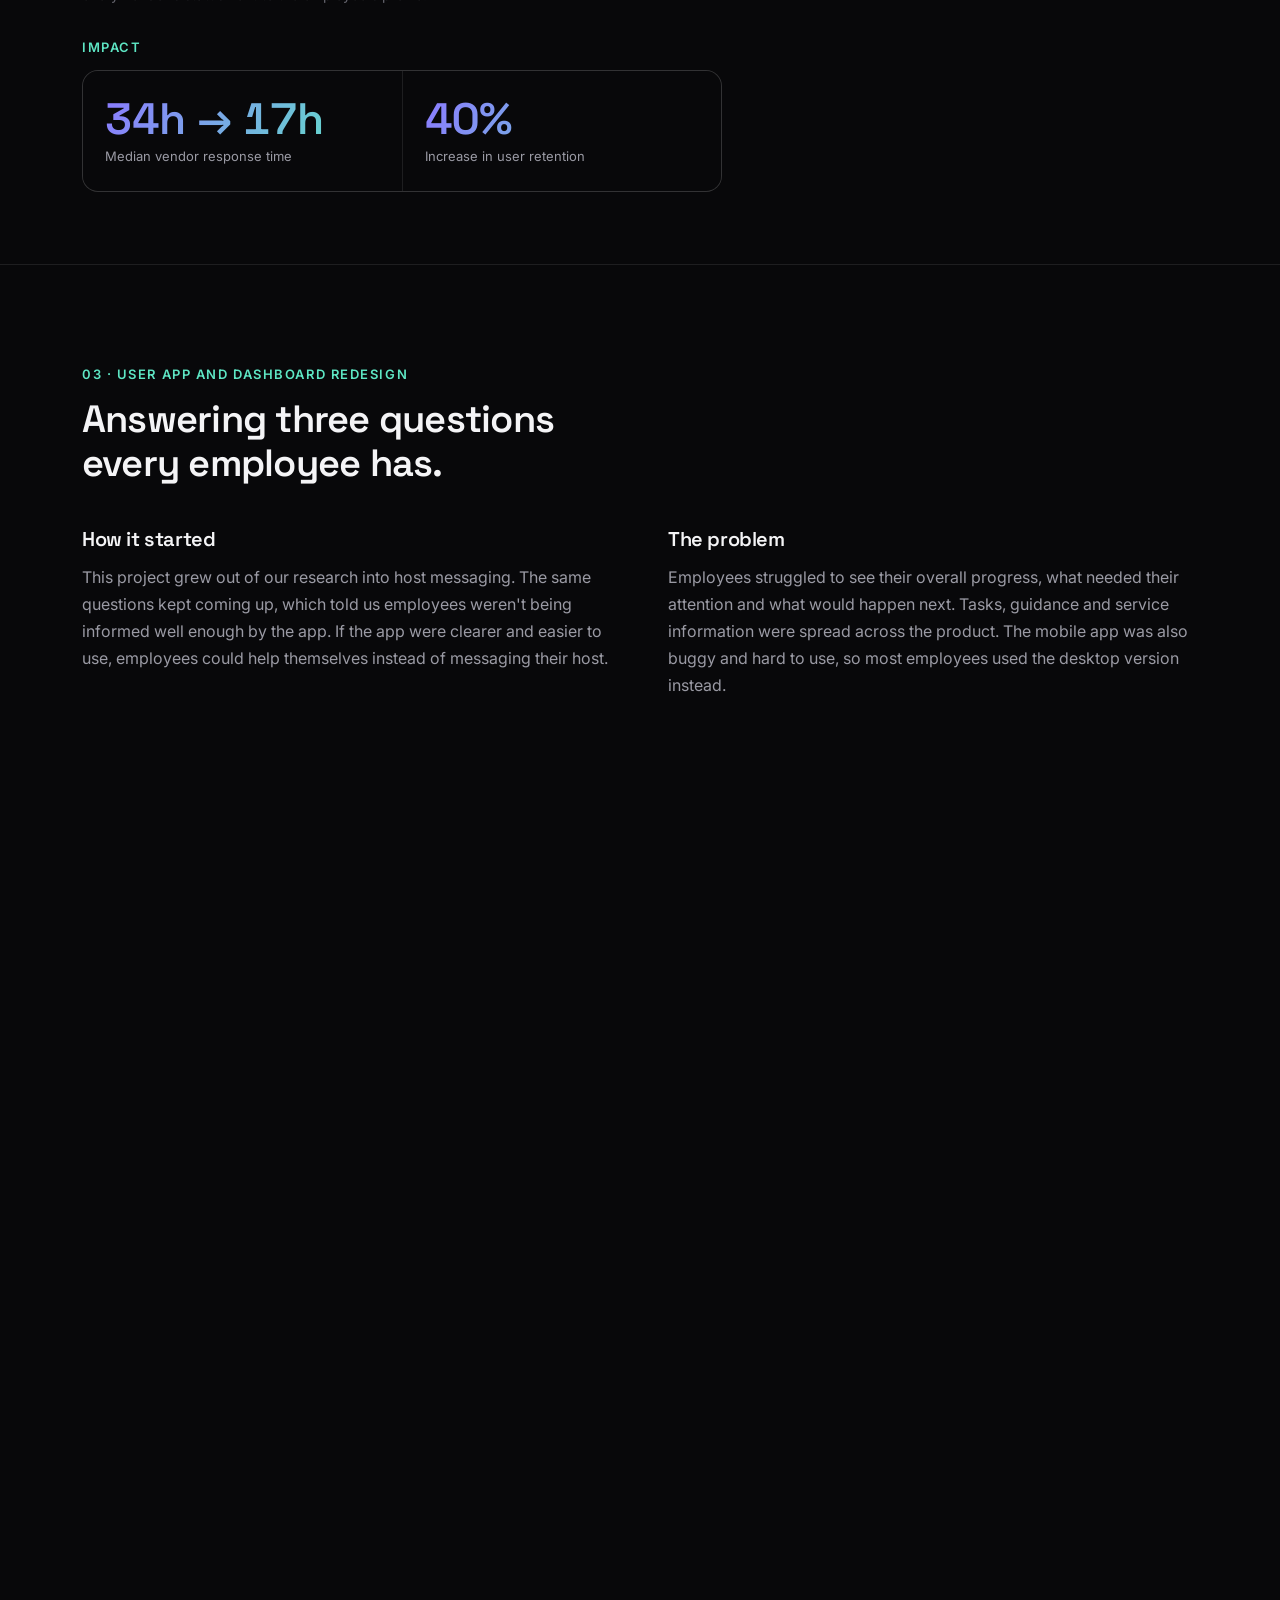
<file: case-settly.html>
<!DOCTYPE html>
<html lang="en">
<head>
<meta charset="UTF-8" />
<meta name="viewport" content="width=device-width, initial-scale=1.0" />
<title>Settly Relocation Platform - Kiara Kruger</title>
<meta name="description" content="Case study: designing across Settly's three connected relocation platforms - AI-assisted host messaging, centralised vendor communication and an employee app redesign that lifted mobile adoption from 31% to 81%." />

<link rel="icon" href="data:,">
<link rel="preconnect" href="https://fonts.googleapis.com">
<link rel="preconnect" href="https://fonts.gstatic.com" crossorigin>
<link href="https://fonts.googleapis.com/css2?family=Space+Grotesk:wght@400;500;600;700&family=Inter:wght@400;500;600&display=swap" rel="stylesheet">

<link rel="stylesheet" href="assets/css/style.css" />
</head>
<body class="cs" data-accent-page="rose">

<div class="scroll-progress" aria-hidden="true"><span id="scrollProgressBar"></span></div>

<div class="cursor" id="cursor" aria-hidden="true">
  <div class="cursor-dot"></div>
  <div class="cursor-ring"></div>
</div>

<!-- ============ HEADER ============ -->
<header class="site-header" id="siteHeader">
  <div class="container header-inner">
    <a href="index.html" class="logo" data-cursor="link">
      <span class="logo-mark logo-mark--photo"><img src="assets/media/profile/avatar.webp" alt="" width="34" height="34" /></span>
      <span class="logo-text">Kiara Kruger</span>
    </a>

    <nav class="nav-desktop" aria-label="Primary">
      <ul>
        <li><a href="index.html#work" data-cursor="link">Work</a></li>
        <li><a href="index.html#about" data-cursor="link">About</a></li>
        <li><a href="index.html#services" data-cursor="link">Services</a></li>
        <li><a href="index.html#contact" data-cursor="link">Contact</a></li>
      </ul>
    </nav>

    <div class="header-meta">
      <span class="local-clock" id="localClock" data-cursor="default">
        <span class="clock-dot"></span>
        <span id="clockCity">Netherlands</span> · <span id="clockTime">--:--</span>
      </span>
      <a href="index.html#contact" class="btn btn-ghost btn-sm header-cta" data-cursor="link">Let's talk</a>
      <button class="menu-toggle" id="menuToggle" aria-label="Toggle menu" aria-expanded="false" data-cursor="link">
        <span></span><span></span>
      </button>
    </div>
  </div>

  <div class="nav-mobile" id="navMobile">
    <ul>
      <li><a href="index.html#work">Work</a></li>
      <li><a href="index.html#about">About</a></li>
      <li><a href="index.html#services">Services</a></li>
      <li><a href="index.html#contact">Contact</a></li>
    </ul>
    <a href="mailto:kiarao146@gmail.com" class="nav-mobile-email">kiarao146@gmail.com</a>
  </div>
</header>

<main id="top">

  <!-- ============ HERO ============ -->
  <section class="case-hero cs-hero">
    <div class="grid-field" aria-hidden="true">
      <div class="grid-field__base"></div>
      <div class="grid-field__light"></div>
      <div class="grid-field__glow"></div>
    </div>
    <div class="container">
      <a href="index.html#work" class="back-link" data-cursor="link" data-reveal>
        <svg width="14" height="14" viewBox="0 0 16 16" fill="none"><path d="M12 4L4 12M4 12H11M4 12V5" stroke="currentColor" stroke-width="1.5" stroke-linecap="round" stroke-linejoin="round"/></svg>
        All work
      </a>

      <span class="project-tag" data-reveal style="--d:1">Settly · 2024 - Now</span>
      <h1 class="case-title" data-reveal style="--d:2">Three connected platforms, one relocation journey.</h1>
      <p class="case-summary" data-reveal style="--d:3">
        I lead design across Settly's B2B2C relocation product: a client platform for HR teams, an internal
        platform for the hosts who run each move, and a mobile and web app for the employees relocating.
        Each platform is built for its own user, but they work as one system. Three projects show how that
        work cut manual effort, halved vendor response times and more than doubled mobile adoption.
      </p>

      <dl class="cs-facts" data-reveal style="--d:4">
        <div><dt>Role</dt><dd>Senior UX Designer</dd></div>
        <div><dt>Timeline</dt><dd>Oct 2024 - Now</dd></div>
        <div><dt>Team</dt><dd>Product manager, engineers</dd></div>
        <div><dt>Platforms</dt><dd>Client platform, host platform, employee mobile &amp; web app</dd></div>
        <div><dt>Industry</dt><dd>Relocation technology · HR</dd></div>
        <div><dt>Tools</dt><dd>Figma, Figma Make, Mixpanel, Hotjar, Claude, ChatGPT</dd></div>
      </dl>
    </div>
  </section>

  <!-- ============ COVER ============ -->
  <section class="cs-block cs-block--flush">
    <div class="container">
      <figure class="cs-media cs-media--wide" data-reveal>
        <img src="assets/media/settly/cover.webp" alt="Collage of Settly screens: host dashboard, chats, vendor communication and the employee mobile app" />
      </figure>
    </div>
  </section>

  <!-- ============ AT A GLANCE ============ -->
  <section class="cs-block">
    <div class="container cs-glance">
      <div class="cs-glance-text" data-reveal>
        <span class="eyebrow">At a glance</span>
        <p class="cs-lead">
          Relocating for work is stressful, and Settly supports every side of it. I lead design end to end,
          from discovery and research to prototyping, testing and delivery, using interviews, usability
          tests and Mixpanel data to guide decisions.
        </p>
      </div>
      <div class="cs-stats" data-reveal>
        <div class="cs-stat"><span class="cs-stat-num">81%</span><span class="cs-stat-label">Mobile adoption, up from 31%</span></div>
        <div class="cs-stat"><span class="cs-stat-num">17h</span><span class="cs-stat-label">Median vendor response, down from 34h</span></div>
        <div class="cs-stat"><span class="cs-stat-num">~20%</span><span class="cs-stat-label">Less manual effort for hosts</span></div>
      </div>
    </div>
  </section>

  <!-- ============ CONTEXT ============ -->
  <section class="cs-block">
    <div class="container">
      <div class="cs-head" data-reveal>
        <span class="eyebrow">Context</span>
        <h2 class="cs-h2">Three platforms, each built for its user, working as one.</h2>
        <p class="cs-body">Each of Settly's three audiences has its own platform, designed around what they need to do. Behind the scenes they are connected: when a client creates a new case, it is sent to the host platform, and hosts then guide and message the relocating employee through the employee app. A change in one platform affects the others, so every design decision had to work across the whole system.</p>
      </div>
      <div class="cs-grid4 cs-grid3" data-reveal>
        <div class="cs-item"><h4>Client platform · HR teams</h4><p>HR teams create new relocation cases, upload documents and action requests for their company's moves.</p></div>
        <div class="cs-item"><h4>Host platform · Settly operations</h4><p>Hosts receive new cases, run each relocation and coordinate employees and vendors.</p></div>
        <div class="cs-item"><h4>Employee app · Mobile &amp; web</h4><p>Relocating employees follow their move, complete tasks and get help through a stressful process.</p></div>
      </div>
    </div>
  </section>

  <!-- ============ ROLE & CONSTRAINTS ============ -->
  <section class="cs-block">
    <div class="container cs-two">
      <div data-reveal>
        <span class="eyebrow">My role</span>
        <h3 class="cs-h3">Leading design end to end, across all three platforms.</h3>
        <p class="cs-body">I work in a cross-functional team with a product manager and engineers. I own the design process from discovery and research through prototyping, usability testing and delivery, and use Mixpanel data alongside interviews to find problems and measure results.</p>
      </div>
      <div data-reveal>
        <span class="eyebrow">Constraints</span>
        <h3 class="cs-h3">Limited time and technical constraints.</h3>
        <p class="cs-body">We had to work within tight timelines and what was technically possible. That shaped how we worked: we split large problems into phases, tested early with hosts and users, and brought engineers into ideation so designs stayed buildable.</p>
      </div>
    </div>
  </section>

  <!-- ============ HOW I WORK (PROCESS) ============ -->
  <style>
    .cs-process { list-style: none; margin: 8px 0 0; padding: 0; display: grid; grid-template-columns: repeat(5, minmax(0, 1fr)); gap: 24px; counter-reset: step; }
    .cs-process li { position: relative; padding-top: 48px; counter-increment: step; }
    .cs-process li::before { content: counter(step); position: absolute; top: 0; left: 0; width: 32px; height: 32px; border-radius: 50%; display: grid; place-items: center; font-family: "Space Grotesk", sans-serif; font-size: 13px; font-weight: 600; color: var(--accent-2); border: 1px solid var(--accent-2); background: var(--bg, #0a0a0c); z-index: 1; }
    .cs-process li:not(:last-child)::after { content: ""; position: absolute; top: 16px; left: 40px; right: -16px; height: 1px; background: linear-gradient(90deg, var(--accent-2), var(--border)); }
    .cs-process h4 { margin: 0 0 8px; font-size: 15px; font-weight: 600; color: var(--text); line-height: 1.3; }
    .cs-process p { margin: 0; font-size: 13px; line-height: 1.5; color: var(--text-muted); }
    .cs-process p + p { margin-top: 6px; }
    @media (max-width: 860px) {
      .cs-process { grid-template-columns: 1fr; gap: 0; }
      .cs-process li { padding: 4px 0 28px 52px; }
      .cs-process li:last-child { padding-bottom: 0; }
      .cs-process li:not(:last-child)::after { top: 40px; left: 16px; right: auto; bottom: 0; width: 1px; height: auto; background: linear-gradient(180deg, var(--accent-2), var(--border)); }
    }
  </style>
  <section class="cs-block">
    <div class="container">
      <div class="cs-head" data-reveal>
        <span class="eyebrow">My process</span>
        <h2 class="cs-h2">A question-led process behind every project.</h2>
      </div>
      <ol class="cs-process" data-reveal>
        <li><h4>Identify problems</h4><p>What goals do we want to achieve by solving this problem?</p></li>
        <li><h4>Research &amp; discovery</h4><p>What data and evidence do we have? Are there themes?</p><p>Who can we talk to to understand more?</p></li>
        <li><h4>Journey mapping</h4><p>What do we want this flow to look like?</p><p>Are there any gaps or restrictions?</p></li>
        <li><h4>Ideation &amp; design</h4><p>What could this look like?</p></li>
        <li><h4>Testing &amp; validating</h4><p>Does this solve our initial problem and meet our goals?</p><p>What do our users say? What do we need to change or add?</p></li>
      </ol>
    </div>
  </section>

  <!-- ============ PROJECTS OVERVIEW ============ -->
  <section class="cs-block">
    <div class="container">
      <div class="cs-head" data-reveal>
        <span class="eyebrow">Standout projects</span>
        <h2 class="cs-h2">Three projects, three audiences.</h2>
      </div>
      <ol class="cs-steps cs-steps--3" data-reveal>
        <li><a href="#ai" data-cursor="link"><span class="cs-step-num">01 · Hosts</span><span>AI-assisted host workflows</span></a></li>
        <li><a href="#vendors" data-cursor="link"><span class="cs-step-num">02 · Hosts &amp; vendors</span><span>Centralised vendor communication</span></a></li>
        <li><a href="#dashboard" data-cursor="link"><span class="cs-step-num">03 · Employees</span><span>User app and dashboard redesign</span></a></li>
      </ol>
    </div>
  </section>

  <!-- 01 AI -->
  <section class="cs-block cs-phase" id="ai">
    <div class="container">
      <div class="cs-head" data-reveal>
        <span class="eyebrow">01 · AI-assisted host workflows</span>
        <h2 class="cs-h2">AI drafts the message. The host stays in charge.</h2>
      </div>
      <div class="cs-two cs-two--text" data-reveal>
        <div>
          <h3 class="cs-h3">The problem</h3>
          <p class="cs-body">Hosts spent most of their time messaging users, and much of it was repetitive. Templates helped, but hosts still had to find the right one, then personalise and adapt it. Fully automated replies weren't the answer either: sensitive relocation cases need human judgement.</p>
        </div>
        <div>
          <h3 class="cs-h3">How we found it</h3>
          <p class="cs-body">Mixpanel tracked how many messages hosts sent and how long each took, and showed that messaging took up most of their time. Reading the messages themselves, we found hosts often repeated the same information to different users. We then ran sessions with hosts to learn what they struggled with and which questions they were asked most.</p>
        </div>
      </div>

      <div class="cs-head cs-head--sub" data-reveal>
        <h3 class="cs-h3">First version: three smart replies</h3>
        <p class="cs-body">Our first release offered hosts three suggested replies to choose from. Hosts used it, but less than we hoped. Follow-up interviews showed three reasons why:</p>
      </div>
      <div class="cs-grid4 cs-grid3" data-reveal>
        <div class="cs-item"><h4>Tone</h4><p>Every host has their own style of writing, and the suggestions didn't sound like them.</p></div>
        <div class="cs-item"><h4>Accuracy</h4><p>Some suggestions weren't good or accurate enough to send.</p></div>
        <div class="cs-item"><h4>Effort</h4><p>Reading and comparing three options added time and effort instead of saving it.</p></div>
      </div>

      <div class="cs-head cs-head--sub" data-reveal>
        <h3 class="cs-h3">Iterating to one draft</h3>
        <p class="cs-body">Over several rounds of interviews and usability testing, we addressed each issue. Engineers ran evals to improve answer accuracy, we added tone selection and a source view so hosts could check the information, and we simplified three options down to one draft.</p>
      </div>
      <article class="cs-ba" data-reveal>
        <div class="cs-ai-pair">
        <figure class="cs-media cs-media--bare">
          <figcaption><strong>Before:</strong> three smart replies to choose from.</figcaption>
          <img src="assets/media/settly/ai-before-smart-replies.webp" alt="Before: three smart reply chips titled positive, negative and general above an empty message field" loading="lazy" />
        </figure>
        <figure class="cs-media cs-media--bare">
          <figcaption><strong>After:</strong> one draft prefilled in the message field, with sources and feedback.</figcaption>
          <img src="assets/media/settly/ai-after-copilot.webp" alt="After: a Copilot suggestion prefilled in the message field with Sources (2), Tab to Confirm and thumbs up and down feedback" loading="lazy" />
        </figure>
        </div>
        <style>
          .cs-ai-pair { display: grid; grid-template-columns: repeat(2, minmax(0, 1fr)); gap: 32px; align-items: start; }
          .cs-ai-pair .cs-media + .cs-media { margin-top: 0; }
          @media (max-width: 760px) { .cs-ai-pair { grid-template-columns: 1fr; gap: 24px; } }
        </style>
        <div class="cs-compare cs-spaced">
          <ul class="cs-compare-before"><li>Three suggestions to read, compare and pick from</li><li>Generic tone that didn't match the host</li><li>Answers that weren't always accurate</li><li>No way to check where the information came from</li></ul>
          <ul class="cs-compare-after"><li>One draft, prefilled in the message field to edit or send as is</li><li>Tone selection to match each host's style</li><li>Accuracy improved through engineering evals</li><li>A source view to validate every answer</li><li>Tab to confirm, with thumbs up or down feedback on every draft</li></ul>
        </div>
      </article>

      <div class="cs-two cs-two--text cs-spaced" data-reveal>
        <div>
          <h3 class="cs-h3">The solution</h3>
          <p class="cs-body">An AI assistant writes one draft reply using details from the relocation case and places it directly in the message field. Hosts stay in control: they can send it as is, edit it, or refine it with quick actions. We later extended the same interaction to vendor communication and other operational workflows.</p>
          <ul class="cs-tags" aria-label="Refine actions">
            <li>Expand</li><li>Shorten</li><li>Deep Dive</li><li>Tone</li>
          </ul>
        </div>
        <div>
          <h3 class="cs-h3">Key decisions</h3>
          <ul class="cs-learnings">
            <li><strong>One draft, not three.</strong> Fewer choices meant less reading and a faster path to sending.</li>
            <li><strong>Assist, don't automate.</strong> Hosts review every message, because relocation cases are personal and sensitive.</li>
            <li><strong>Show the sources.</strong> Seeing where an answer came from helps hosts trust the draft and catch mistakes.</li>
          </ul>
        </div>
      </div>
      <figure class="cs-media" data-reveal>
        <img src="assets/media/settly/ai-assistant.webp" alt="AI assistant in the message composer: a suggested reply with its sources, refine options such as Expand and Deep Dive, and a request detected from chat" loading="lazy" />
        <figcaption>Suggested replies show their sources, and hosts can refine, expand or deep dive before sending.</figcaption>
      </figure>
      <div class="cs-impact" data-reveal>
        <span class="eyebrow">Impact</span>
        <div class="cs-stats">
          <div class="cs-stat"><span class="cs-stat-num">~30%</span><span class="cs-stat-label">Of host messages drafted with AI</span></div>
          <div class="cs-stat"><span class="cs-stat-num">~20%</span><span class="cs-stat-label">Estimated reduction in manual effort</span></div>
        </div>
      </div>
    </div>
  </section>

  <!-- 02 VENDORS -->
  <section class="cs-block cs-phase" id="vendors">
    <div class="container">
      <div class="cs-head" data-reveal>
        <span class="eyebrow">02 · Centralised vendor communication</span>
        <h2 class="cs-h2">Vendor emails out of the inbox and into the case.</h2>
      </div>
      <div class="cs-two cs-two--text" data-reveal>
        <div>
          <h3 class="cs-h3">The problem</h3>
          <p class="cs-body">Hosts talked to relocation vendors through external email inboxes. Conversations weren't linked to cases, vendor information was hard to find, and teams couldn't easily see whether a vendor had been contacted, sent a quote or confirmed a service. Stakeholders and the operations team had flagged it as a major pain point.</p>
        </div>
        <div>
          <h3 class="cs-h3">Core problems</h3>
          <ul class="cs-learnings">
            <li><strong>No single source of truth.</strong> Messages were spread across personal inboxes, shared inboxes and vendor systems, with no unified view.</li>
            <li><strong>Uncontrolled vendor behaviour.</strong> The system assumed vendors would reply to the same email alias, but nothing guided or enforced it.</li>
          </ul>
        </div>
      </div>

      <div class="cs-head cs-head--sub" data-reveal>
        <h3 class="cs-h3">How we approached it</h3>
        <p class="cs-body">Because we knew the problem was large, we did extensive research up front and then worked through the flow one phase at a time.</p>
      </div>
      <div class="cs-grid4 cs-grid3" data-reveal>
        <div class="cs-item"><h4>1 · Problems &amp; goals</h4><p>Defined the problems and what success should look like.</p></div>
        <div class="cs-item"><h4>2 · Current workflow</h4><p>Mapped how hosts and vendors actually communicated.</p></div>
        <div class="cs-item"><h4>3 · Discovery questions</h4><p>Drafted the questions the research had to answer.</p></div>
        <div class="cs-item"><h4>4 · Evidence</h4><p>Collected real host-vendor email threads and interviewed hosts about their pain points.</p></div>
        <div class="cs-item"><h4>5 · Desired flow</h4><p>Mapped the future workflow end to end.</p></div>
        <div class="cs-item"><h4>6 · Phased delivery</h4><p>Split the flow into phases. For each one: define the problem, run lightning demos and ideation, then get rounds of feedback from hosts and engineers before moving on.</p></div>
      </div>

      <div class="cs-head cs-head--sub" data-reveal>
        <h3 class="cs-h3">Setting the goal: less time per case</h3>
        <p class="cs-body">We started by asking the team to imagine three to six months ahead: what had we achieved for the business, and what was different from today? The answers came together around one goal: less time per case. That meant centralising vendor information, automating repetitive steps, and only involving hosts in vendor and client communication when they were really needed. Centralising the information also supported the longer-term strategy of feeding it into Settly's knowledge engine for future features.</p>
      </div>
      <figure class="cs-media cs-media--wide" data-reveal>
        <img src="assets/media/settly/vendor-goal.webp" alt="Key goal workshop board: sticky notes on what success looks like in three to six months, centred on less time per case" loading="lazy" />
        <figcaption>Key goal workshop: what success looks like three to six months from now.</figcaption>
      </figure>

      <div class="cs-ai-pair cs-spaced" data-reveal>
      <figure class="cs-media">
        <img src="assets/media/settly/vendor-problem-mapping.webp" alt="Initial problem mapping: a table of off-platform communication with vendors and clients, and flowcharts for a quote request and a support request with the slowest loops circled" loading="lazy" />
        <figcaption>Initial problem mapping: what was communicated off-platform, and the current quote and support request flows. The circled loop is where back-and-forth with vendors could take up to two days.</figcaption>
      </figure>
      <figure class="cs-media">
        <img src="assets/media/settly/vendor-discovery-questions.webp" alt="Discovery questions board: sticky notes from the team on scope, data, vendors, channels and user experience" loading="lazy" />
        <figcaption>Discovery questions the research needed to answer, gathered with the team.</figcaption>
      </figure>
      </div>

      <div class="cs-head cs-head--sub" data-reveal>
        <h3 class="cs-h3">What the emails told us</h3>
        <p class="cs-body">We analysed real host-vendor email threads, tagging every message by type. Most emails were purely operational: requests, confirmations and changes, with very little actual decision-making. The biggest sources of waste were vendors sending information in fragments, requirements not being captured upfront, and confirmations that could have been bundled with updates.</p>
      </div>
      <div class="cs-impact" data-reveal>
        <span class="eyebrow">Key finding</span>
        <div class="cs-stats">
        <div class="cs-stat"><span class="cs-stat-num">~85%</span><span class="cs-stat-label">Of emails in a temporary accommodation thread were operational</span></div>
        <div class="cs-stat"><span class="cs-stat-num">~72%</span><span class="cs-stat-label">Of a travel booking thread was requests, confirmations and changes</span></div>
        </div>
      </div>
      <figure class="cs-media cs-media--wide cs-spaced" data-reveal>
        <img src="assets/media/settly/vendor-email-analysis.webp" alt="Email thread analysis for temporary accommodation and travel booking: the share of requests, confirmations, acknowledgements and change requests, with pain points and patterns" loading="lazy" />
        <figcaption>Email thread analysis: breaking each thread down by message type showed where the back-and-forth came from.</figcaption>
      </figure>

      <div class="cs-head cs-head--sub" data-reveal>
        <h3 class="cs-h3">Mapping the desired flow</h3>
        <p class="cs-body">We mapped the future flow for each service, showing who acts at each step (user, host or vendor) and through which channel. Each flow was split into phases, such as criteria validation, vendor engagement, user approval, and booking and confirmation. We then designed and tested one phase at a time.</p>
      </div>
      <div class="cs-ai-pair" data-reveal>
      <figure class="cs-media">
        <img src="assets/media/settly/vendor-flow-accommodation.webp" alt="Desired flow for temporary accommodation across four phases, from service chat created to sharing the booking confirmation, with a change request iteration loop" loading="lazy" />
        <figcaption>Temporary accommodation: the desired flow across four phases, including the change request loop.</figcaption>
      </figure>
      <figure class="cs-media">
        <img src="assets/media/settly/vendor-flow-shipping.webp" alt="Desired flow for shipping of goods across service initiation, vendor takeover and quote approval" loading="lazy" />
        <figcaption>Shipping of goods: service initiation, vendor takeover and quote approval.</figcaption>
      </figure>
      </div>

      <div class="cs-head cs-head--sub" data-reveal>
        <h3 class="cs-h3">Challenges along the way</h3>
      </div>
      <div class="cs-grid2" data-reveal>
        <div class="cs-item"><h4>Many contacts per vendor</h4><p>A single vendor often had several contacts, each with a different email address.</p></div>
        <div class="cs-item"><h4>Bringing email in-house</h4><p>Everything had lived outside the platform, so existing email threads had to be integrated and imported.</p></div>
        <div class="cs-item"><h4>New email addresses</h4><p>Moving to unique Settly email addresses meant clearly communicating the change to clients.</p></div>
        <div class="cs-item"><h4>Broken threads</h4><p>Vendors often started new email threads instead of replying, which made it hard to keep conversations connected to the right case.</p></div>
      </div>

      <div class="cs-two cs-two--text cs-spaced" data-reveal>
        <div>
          <h3 class="cs-h3">The solution</h3>
          <p class="cs-body">We brought vendor search and communication into Settly's host platform. Hosts can search and filter vendors by what the case needs, email them from a case-specific address, use templates, and track every request by status.</p>
        </div>
        <div>
          <h3 class="cs-h3">Request statuses</h3>
          <p class="cs-body">Every vendor request has a clear status, so the whole team can see where things stand.</p>
          <ol class="cs-status" aria-label="Request statuses">
            <li>Contacted</li><li>Quotation requested</li><li>Confirmed</li>
          </ol>
        </div>
      </div>
      <figure class="cs-media cs-media--wide" data-reveal>
        <img src="assets/media/settly/vendors.webp" alt="Vendor communication: an email thread linked to the case, vendor search filtered by country and service, and request statuses such as Pending and Confirmed" loading="lazy" />
        <figcaption>Vendor search, case-linked email threads and request statuses in one place.</figcaption>
      </figure>
      <figure class="cs-media cs-spaced" data-reveal>
        <img src="assets/media/settly/vendor-inbox.webp" alt="Host platform with a Vendors inbox tab: a case-linked email thread with a vendor, a case-specific sending address, templates, file sharing and Help me write, beside the employee profile with confirmed vendors for housing, travel and shipping" loading="lazy" />
        <figcaption>The vendor inbox in the host platform. Each email thread is linked to a case and sent from a case-specific address. Hosts can use templates, share files or ask AI to help write, and can see every vendor's status next to the employee's profile.</figcaption>
      </figure>
      <div class="cs-impact" data-reveal>
        <span class="eyebrow">Impact</span>
        <div class="cs-stats">
          <div class="cs-stat"><span class="cs-stat-num">34h → 17h</span><span class="cs-stat-label">Median vendor response time</span></div>
          <div class="cs-stat"><span class="cs-stat-num">40%</span><span class="cs-stat-label">Increase in user retention</span></div>
        </div>
      </div>
    </div>
  </section>

  <!-- 03 DASHBOARD -->
  <section class="cs-block cs-phase" id="dashboard">
    <div class="container">
      <div class="cs-head" data-reveal>
        <span class="eyebrow">03 · User app and dashboard redesign</span>
        <h2 class="cs-h2">Answering three questions every employee has.</h2>
      </div>
      <div class="cs-two cs-two--text" data-reveal>
        <div>
          <h3 class="cs-h3">How it started</h3>
          <p class="cs-body">This project grew out of our research into host messaging. The same questions kept coming up, which told us employees weren't being informed well enough by the app. If the app were clearer and easier to use, employees could help themselves instead of messaging their host.</p>
        </div>
        <div>
          <h3 class="cs-h3">The problem</h3>
          <p class="cs-body">Employees struggled to see their overall progress, what needed their attention and what would happen next. Tasks, guidance and service information were spread across the product. The mobile app was also buggy and hard to use, so most employees used the desktop version instead.</p>
        </div>
      </div>

      <div class="cs-two cs-two--text cs-spaced" data-reveal>
        <div>
          <h3 class="cs-h3">Rethinking the whole app</h3>
          <p class="cs-body">We reviewed every flow and feature. Instead of fixing screens one at a time, we decided to redesign the entire app so the experience would be consistent. We grouped the messages employees sent to hosts by theme, and three questions came up again and again. They became the basis of the redesign.</p>
        </div>
        <div>
          <h3 class="cs-h3">Three questions</h3>
          <ol class="cs-questions">
            <li>What is happening?</li>
            <li>What do I need to do next?</li>
            <li>Where can I get help?</li>
          </ol>
        </div>
      </div>

      <div class="cs-two cs-two--text cs-spaced" data-reveal>
        <div>
          <h3 class="cs-h3">The solution</h3>
          <p class="cs-body">We redesigned the dashboard, checklist and key mobile and web journeys. Information now appears at the right time, based on the employee's stage of relocation, with articles relevant to that stage. Upcoming actions come first, and everything an employee needs is on their dashboard.</p>
        </div>
        <div>
          <h3 class="cs-h3">Testing</h3>
          <p class="cs-body">We tested each iteration with relocating employees and with internal staff who had little experience of the app, giving us fresh eyes on whether it was easy to understand.</p>
        </div>
      </div>
      <div class="cs-head cs-head--sub" data-reveal>
        <h3 class="cs-h3">Before and after</h3>
        <p class="cs-body">The old app was buggy and hard to use, so employees fell back on the desktop version and messaged their host for answers. The redesign reworked every key journey around what the employee needs at their current stage.</p>
      </div>

      <article class="cs-ba" data-reveal>
        <figure class="cs-media cs-media--bare">
          <img style="max-width:920px;margin:0 auto" src="assets/media/settly/app-ba-dashboard.webp" alt="Before: a home screen with a welcome message, article cards and coloured task tiles. After: a dashboard with updates, onboarding progress with the next call, and upcoming events" loading="lazy" />
        </figure>
        <h3 class="cs-h3"><span class="cs-ba-num">01</span> Home dashboard</h3>
        <div class="cs-compare">
          <ul class="cs-compare-before"><li>Articles came first, before anything the employee had to do</li><li>Tasks were colour tiles with no status or context</li><li>No overview of progress or what was coming up</li></ul>
          <ul class="cs-compare-after"><li>Updates and requested files at the top</li><li>Current stage with progress and the next step, such as an onboarding call</li><li>Upcoming events with date, time and location</li></ul>
        </div>
      </article>

      <article class="cs-ba" data-reveal>
        <figure class="cs-media cs-media--bare">
          <img style="max-width:920px;margin:0 auto" src="assets/media/settly/app-ba-checklist.webp" alt="Before: a checklist of large brightly coloured category cards showing only the next item. After: overall relocation journey progress and an expandable checklist with a timeline of completed steps and dates" loading="lazy" />
        </figure>
        <h3 class="cs-h3"><span class="cs-ba-num">02</span> Checklist</h3>
        <div class="cs-compare">
          <ul class="cs-compare-before"><li>Large, bright cards that were hard to scan</li><li>Only the next item in each category was visible</li><li>No sense of overall progress</li></ul>
          <ul class="cs-compare-after"><li>Overall relocation journey progress at the top</li><li>Expandable categories with every step in a timeline</li><li>Completed steps show when they were done</li></ul>
        </div>
      </article>

      <article class="cs-ba" data-reveal>
        <figure class="cs-media cs-media--bare">
          <img style="max-width:920px;margin:0 auto" src="assets/media/settly/app-ba-articles.webp" alt="Before: an All articles list of large image cards filtered by tabs. After: a Guide screen with search, your reads with category tags and read times, and browse by category" loading="lazy" />
        </figure>
        <h3 class="cs-h3"><span class="cs-ba-num">03</span> Articles to Guide</h3>
        <div class="cs-compare">
          <ul class="cs-compare-before"><li>A long feed of large image cards</li><li>No search: only scrolling or tabs</li><li>Little information about each article</li></ul>
          <ul class="cs-compare-after"><li>Search first: "How can we help you?"</li><li>"Your reads" with category tags and read times</li><li>Browse all categories for self-service</li></ul>
        </div>
      </article>
      <figure class="cs-media cs-spaced" data-reveal>
        <img src="assets/media/settly/dashboard.webp" alt="Employee app and web dashboard: next steps, updates, onboarding checklist, upcoming events, knowledge hub and house search" loading="lazy" />
        <figcaption>The redesigned dashboard leads with next steps, updates and upcoming events, on mobile and web.</figcaption>
      </figure>
      <div class="cs-impact" data-reveal>
        <span class="eyebrow">Impact</span>
        <div class="cs-stats cs-stats--single">
          <div class="cs-stat"><span class="cs-stat-num">31% → 81%</span><span class="cs-stat-label">Mobile adoption in about 6 to 8 months, driven by a more reliable, easier app</span></div>
        </div>
      </div>
    </div>
  </section>

  <!-- ============ OUTCOME ============ -->
  <section class="cs-block">
    <div class="container">
      <div class="cs-head" data-reveal>
        <span class="eyebrow">Outcome</span>
        <h2 class="cs-h2">Less busywork for hosts, more confidence for employees.</h2>
      </div>
      <div class="cs-stats cs-stats--four" data-reveal>
        <div class="cs-stat"><span class="cs-stat-num">81%</span><span class="cs-stat-label">Mobile adoption, up from 31%</span></div>
        <div class="cs-stat"><span class="cs-stat-num">50%</span><span class="cs-stat-label">Faster median vendor response</span></div>
        <div class="cs-stat"><span class="cs-stat-num">40%</span><span class="cs-stat-label">Increase in user retention</span></div>
        <div class="cs-stat"><span class="cs-stat-num">~30%</span><span class="cs-stat-label">Of host messages drafted with AI</span></div>
      </div>
    </div>
  </section>

  <!-- ============ LEARNINGS ============ -->
  <section class="cs-block">
    <div class="container cs-two">
      <div data-reveal>
        <span class="eyebrow">What I learned</span>
        <h2 class="cs-h2">Lessons from designing a connected system.</h2>
      </div>
      <div data-reveal>
        <ul class="cs-learnings">
          <li><strong>One problem can reveal another.</strong> Researching host messaging showed us why employees needed help in the first place, and that led to the app redesign.</li>
          <li><strong>More options aren't always better.</strong> Three AI suggestions created more work. One good, editable draft got used.</li>
          <li><strong>Not every planned feature earns its place.</strong> When the evidence showed that something on the roadmap wouldn't make a real difference for users, it was better to pause or shelve it early and put our time into the work that would.</li>
          <li><strong>Break big problems into phases.</strong> Working through vendor communication one phase at a time, with hosts and engineers involved throughout, kept a complex project manageable.</li>
        </ul>
      </div>
    </div>
  </section>

  <!-- ============ NEXT PROJECT ============ -->
  <a href="case-bank.html" class="case-next" data-cursor="link">
    <div class="container case-next-inner">
      <span class="eyebrow">Next project</span>
      <span class="case-next-title">Bank Windhoek - Digital Banking &amp; Onboarding</span>
      <svg width="20" height="20" viewBox="0 0 16 16" fill="none" class="case-next-arrow"><path d="M3 8h10M9 4l4 4-4 4" stroke="currentColor" stroke-width="1.5" stroke-linecap="round" stroke-linejoin="round"/></svg>
    </div>
  </a>
</main>

<footer class="site-footer">
  <div class="container footer-inner">
    <span>© <span id="year"></span> Kiara Kruger. All rights reserved.</span>
    <button class="back-to-top" id="backToTop" data-cursor="link">
      Back to top
      <svg width="14" height="14" viewBox="0 0 16 16" fill="none"><path d="M8 13V3M4 7l4-4 4 4" stroke="currentColor" stroke-width="1.5" stroke-linecap="round" stroke-linejoin="round"/></svg>
    </button>
    <span>Designed &amp; built by Kiara Kruger</span>
  </div>
</footer>

<!-- image lightbox -->
<div class="lightbox" id="lightbox" hidden>
  <button class="lightbox-close" id="lightboxClose" aria-label="Close image">×</button>
  <img id="lightboxImg" alt="" />
</div>

<script src="assets/js/content.js"></script>
<script src="assets/js/main.js"></script>
<script src="assets/js/case.js"></script>
</body>
</html>
</file>
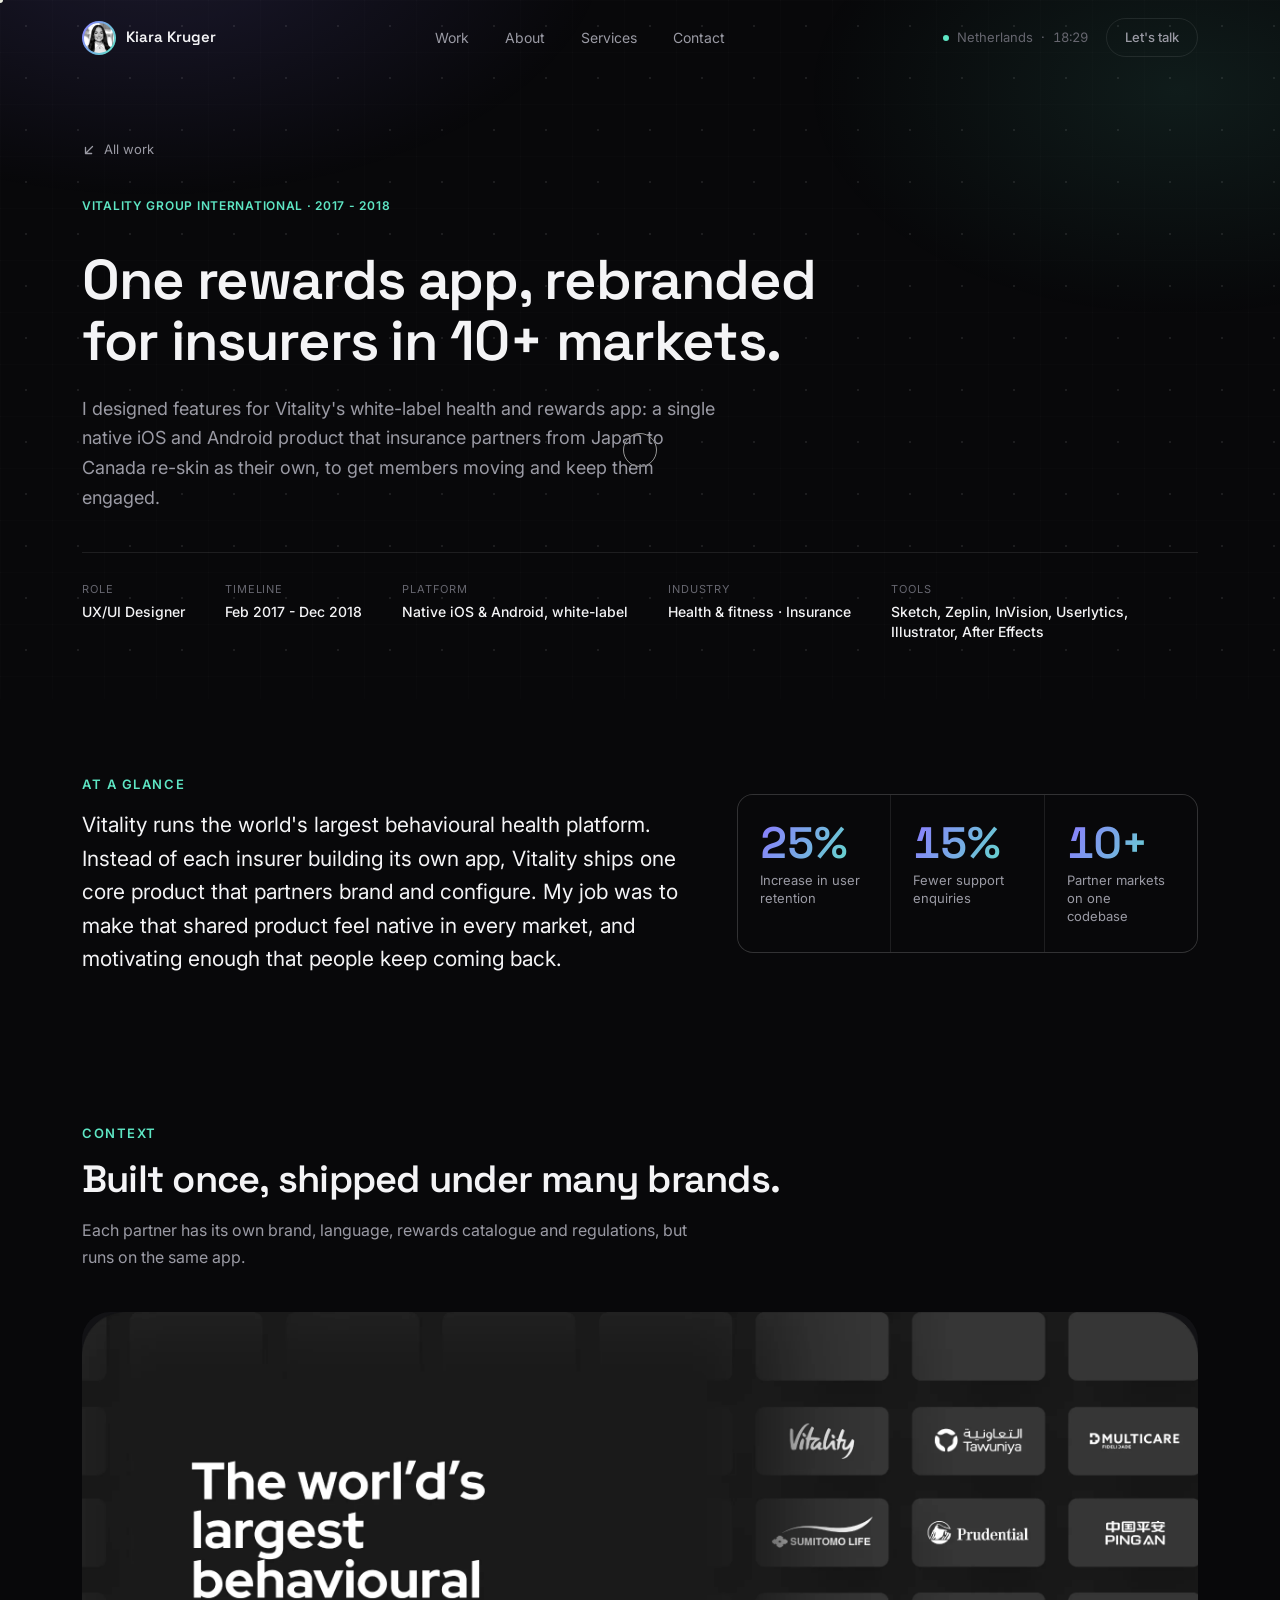
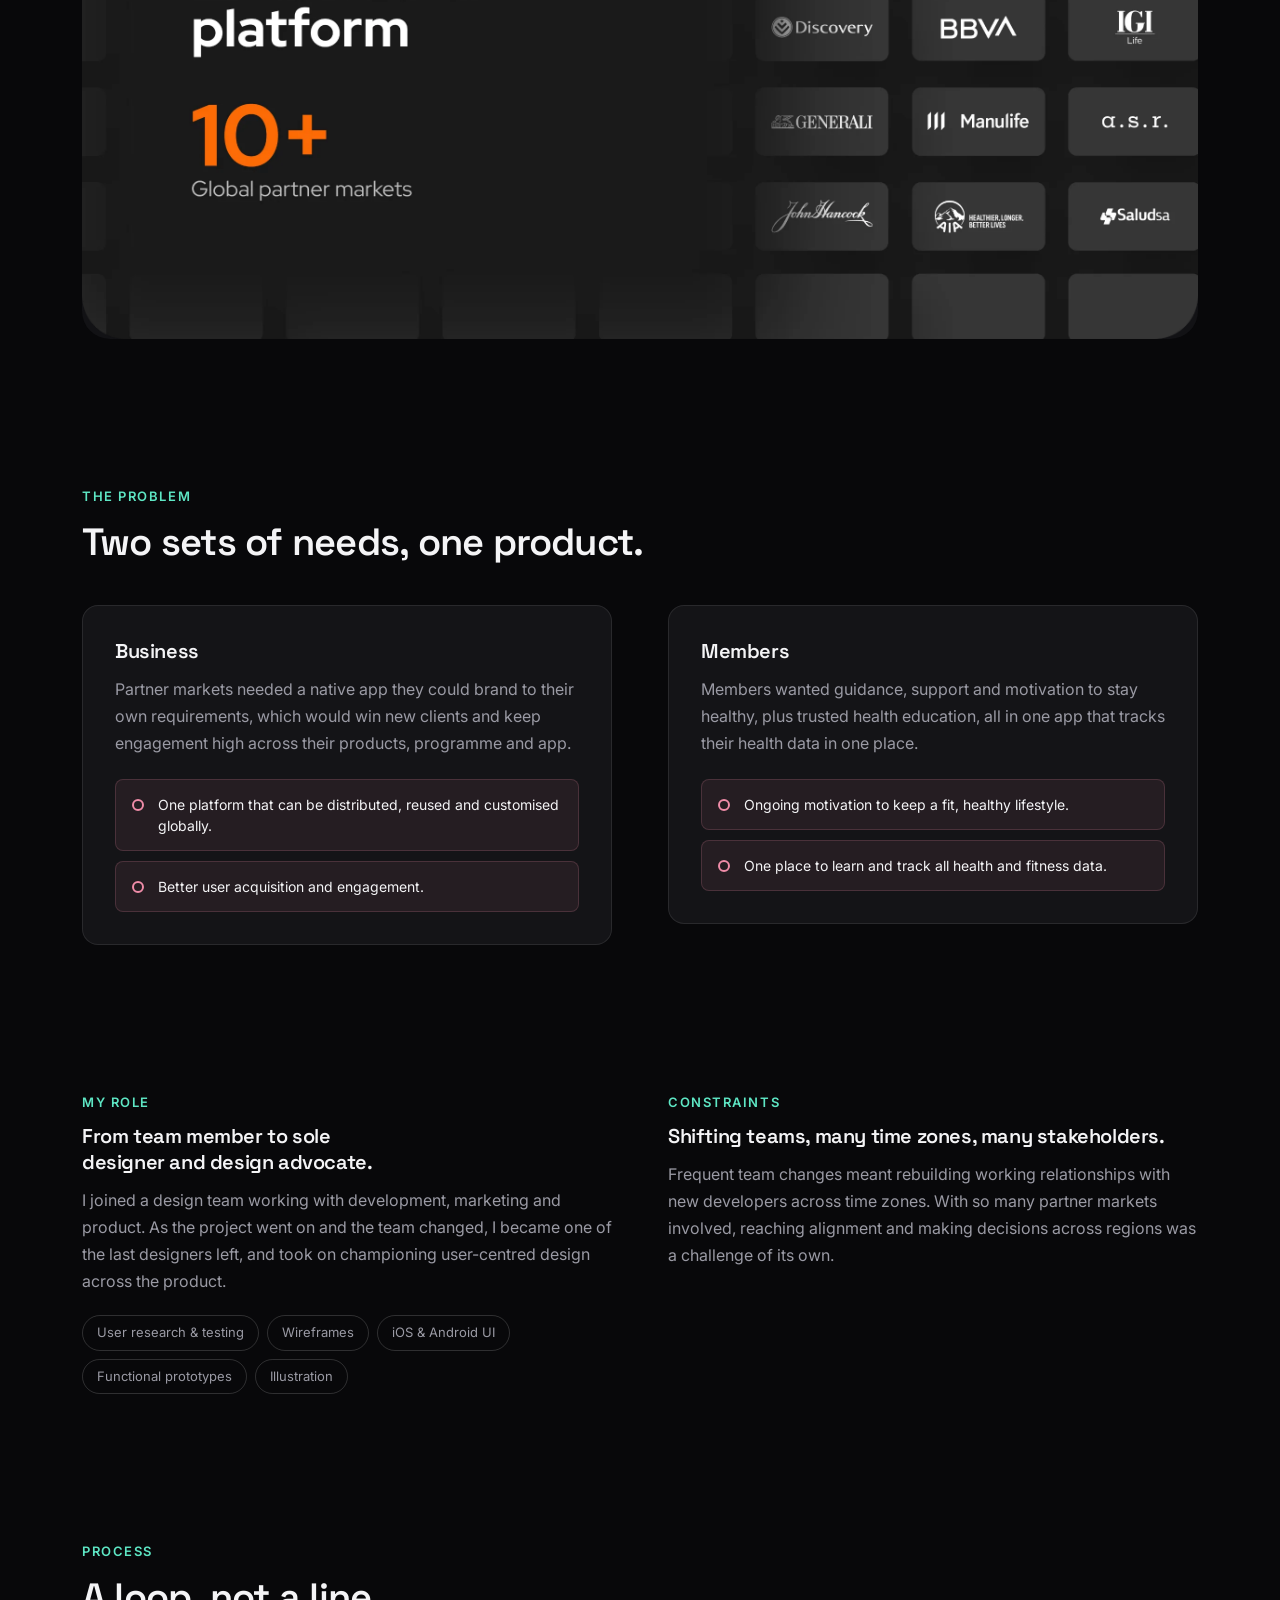
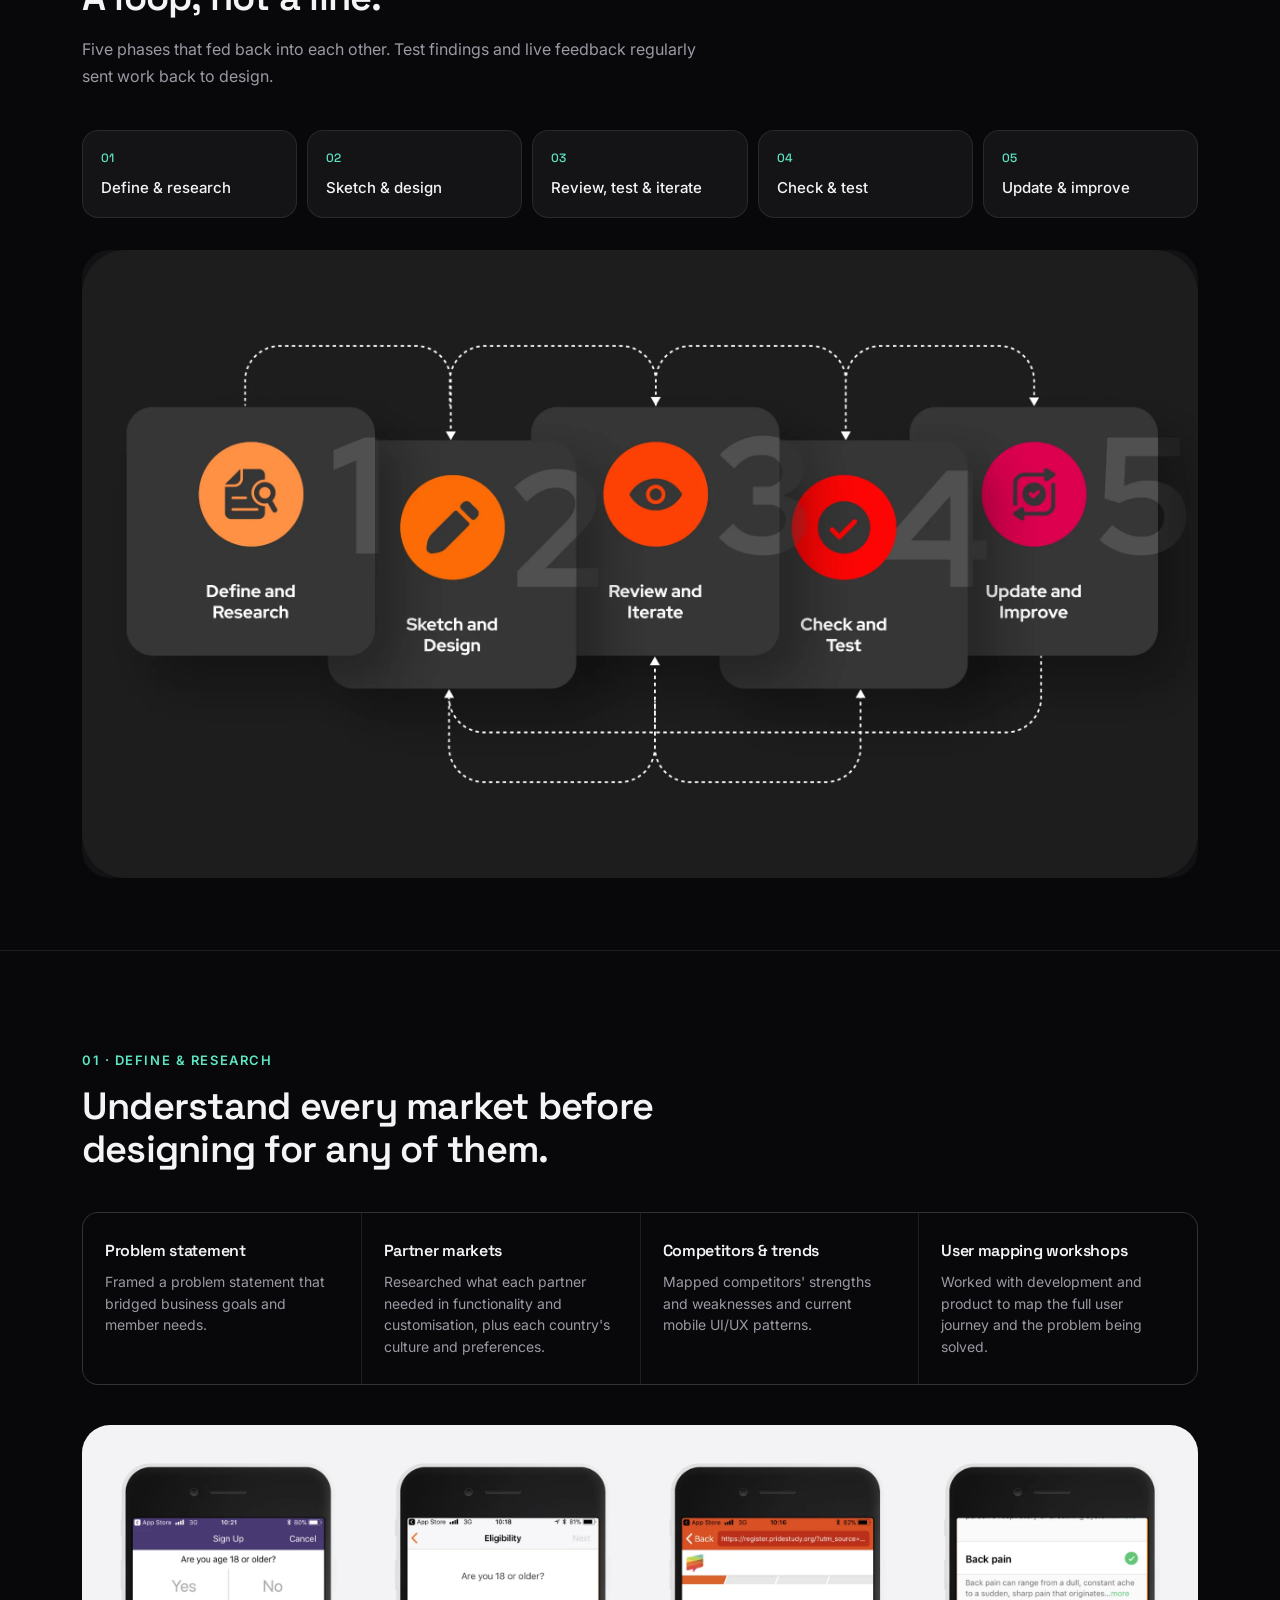
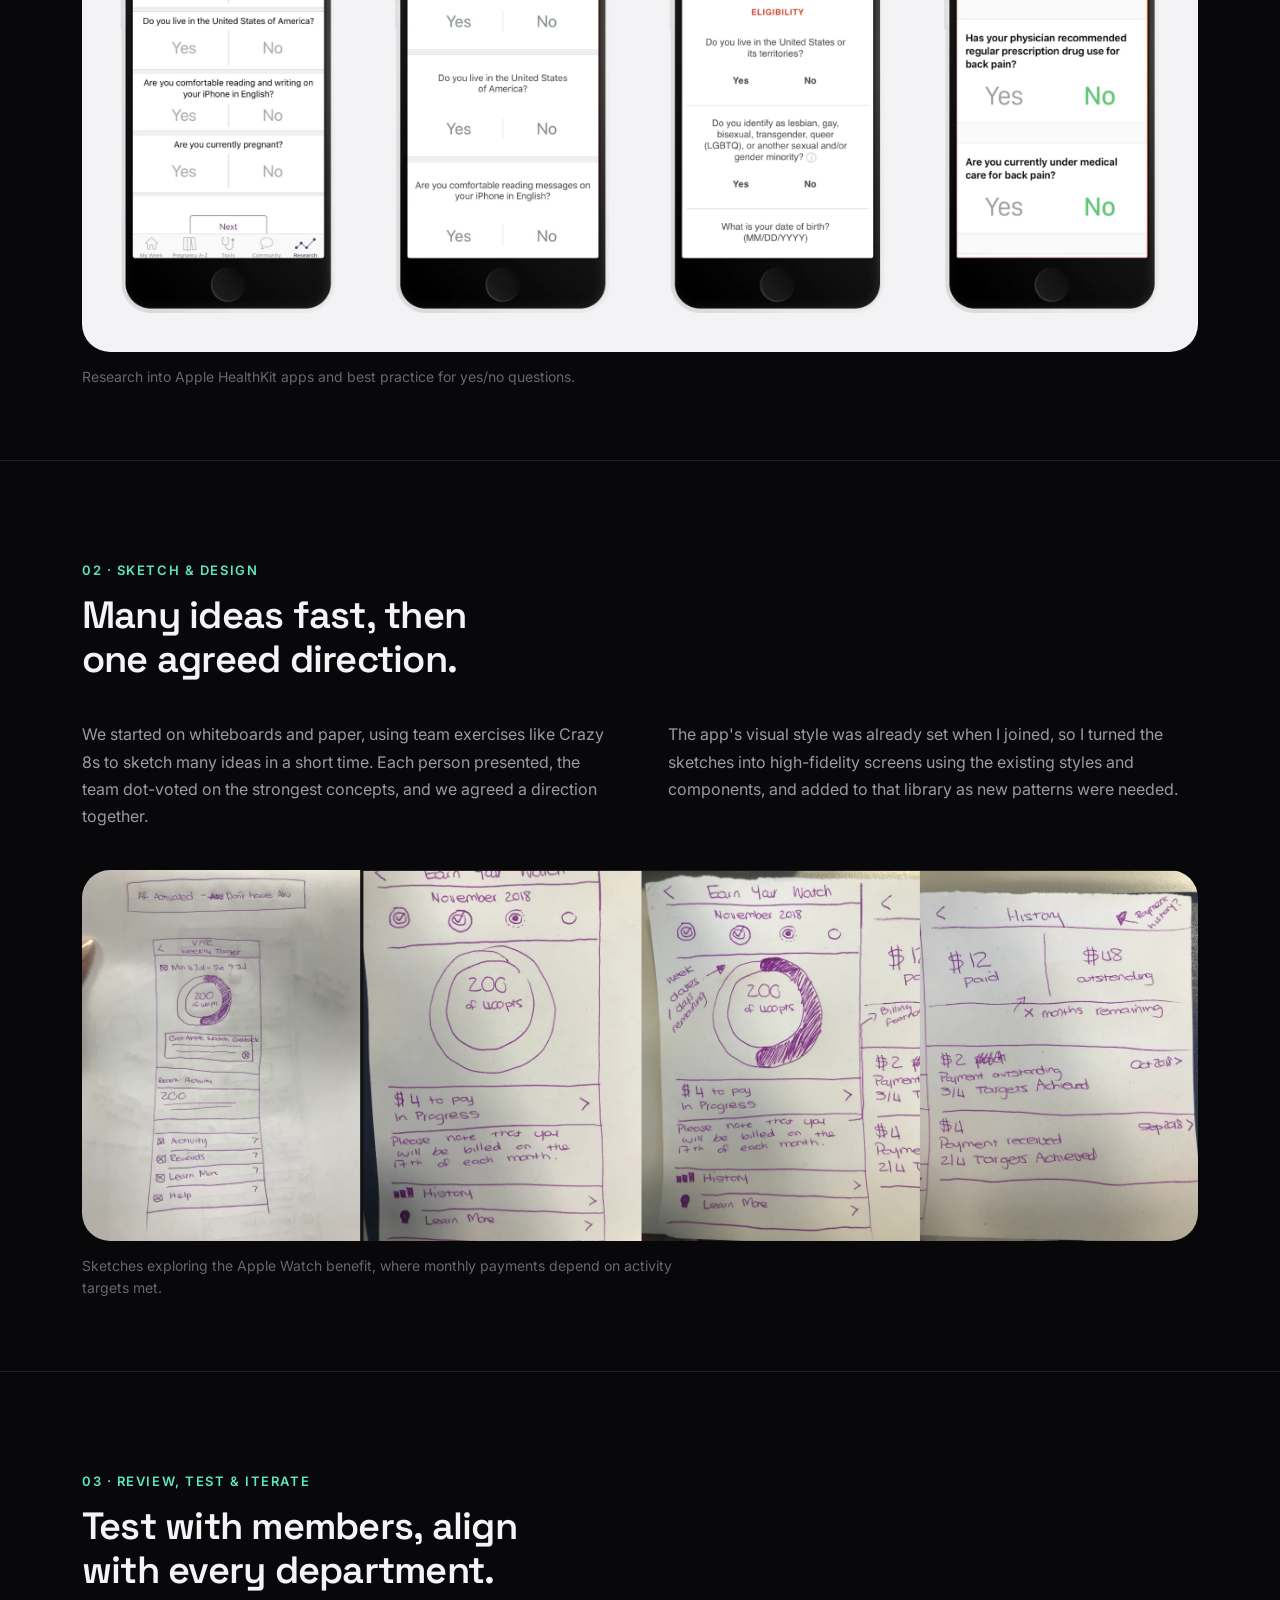
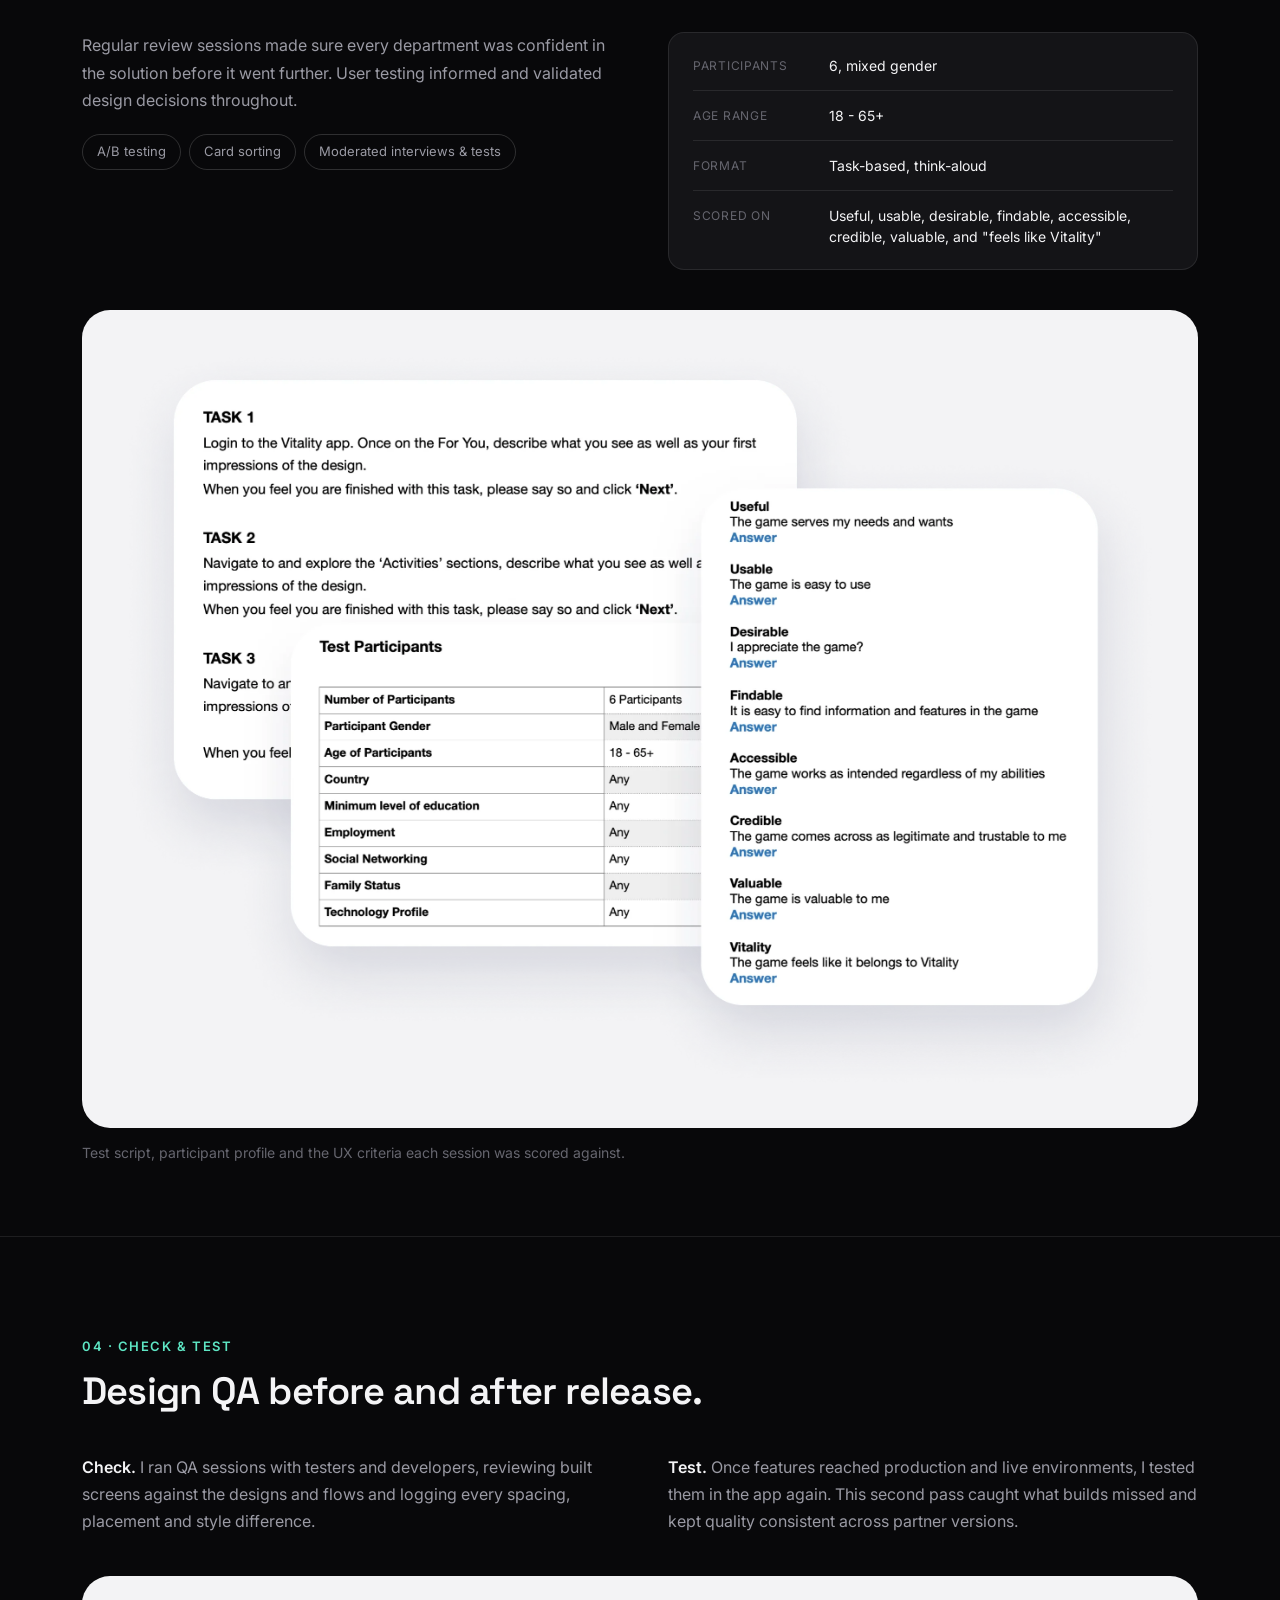
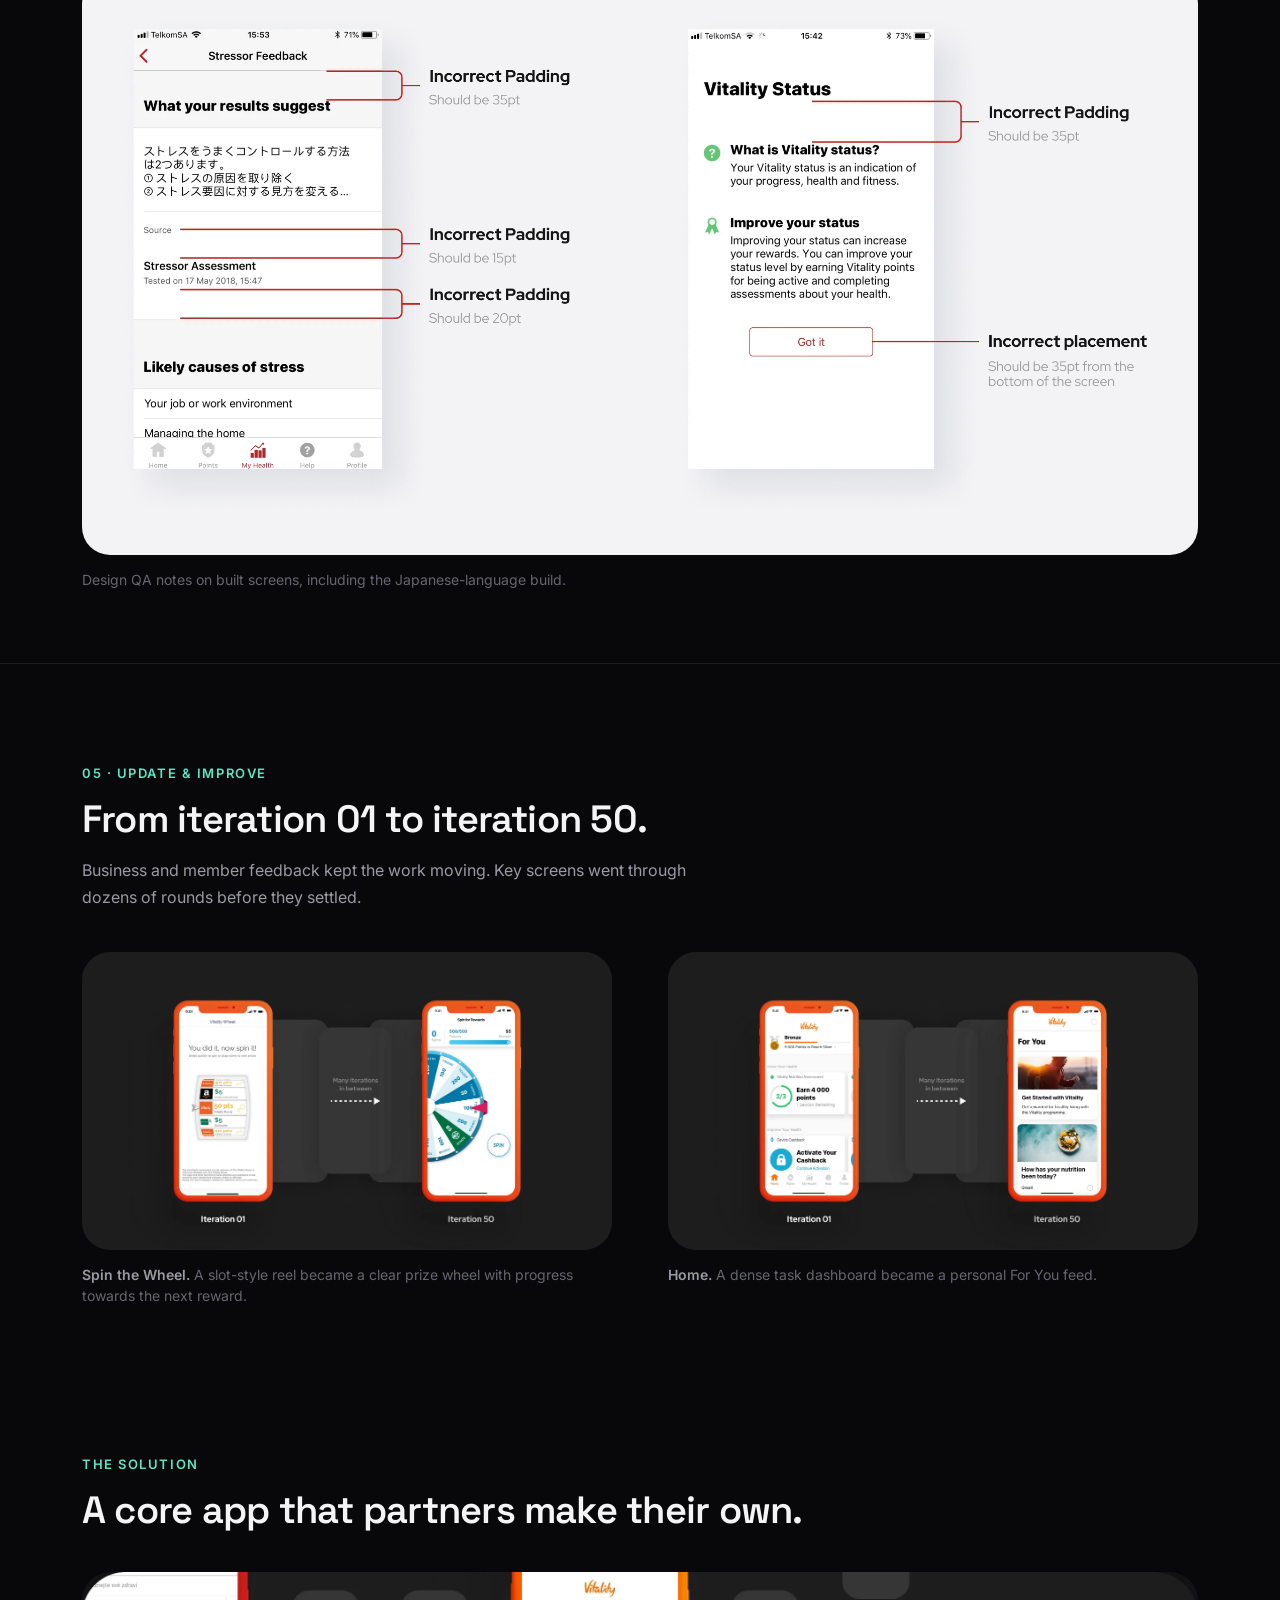
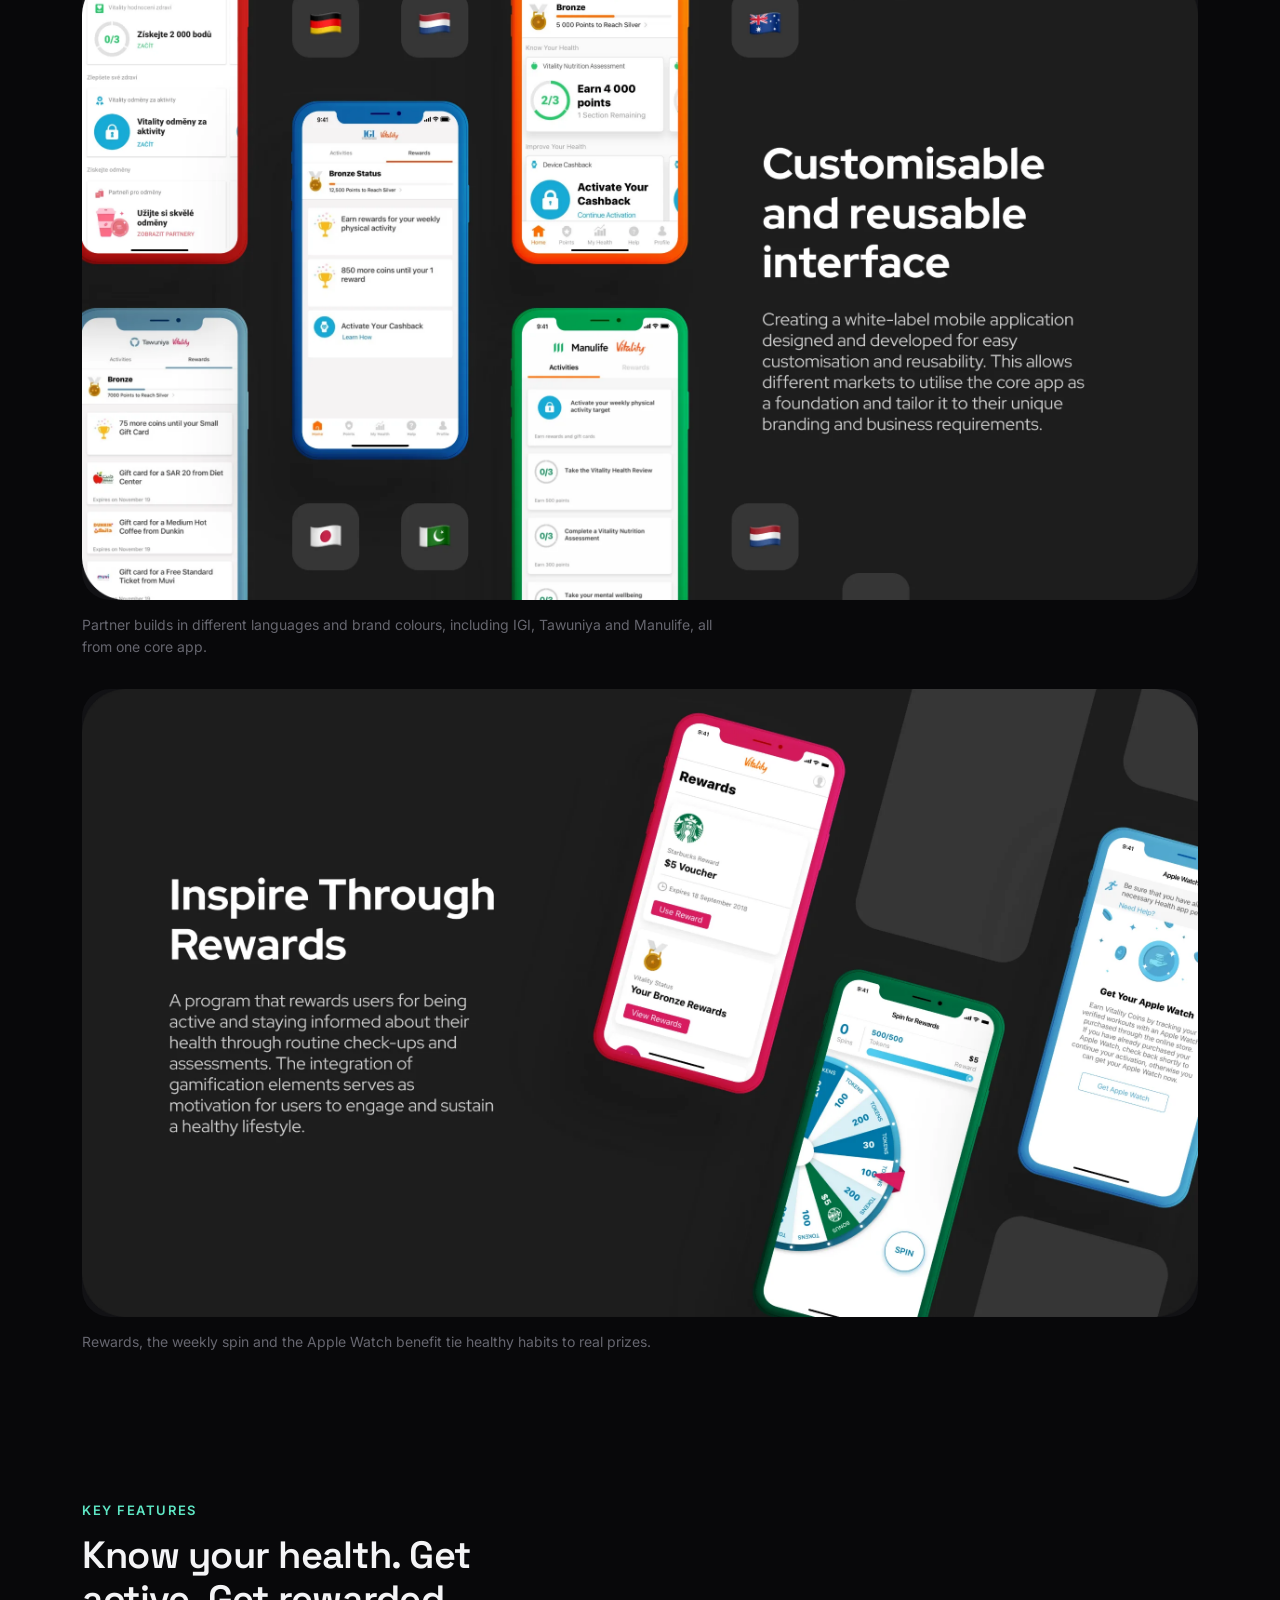
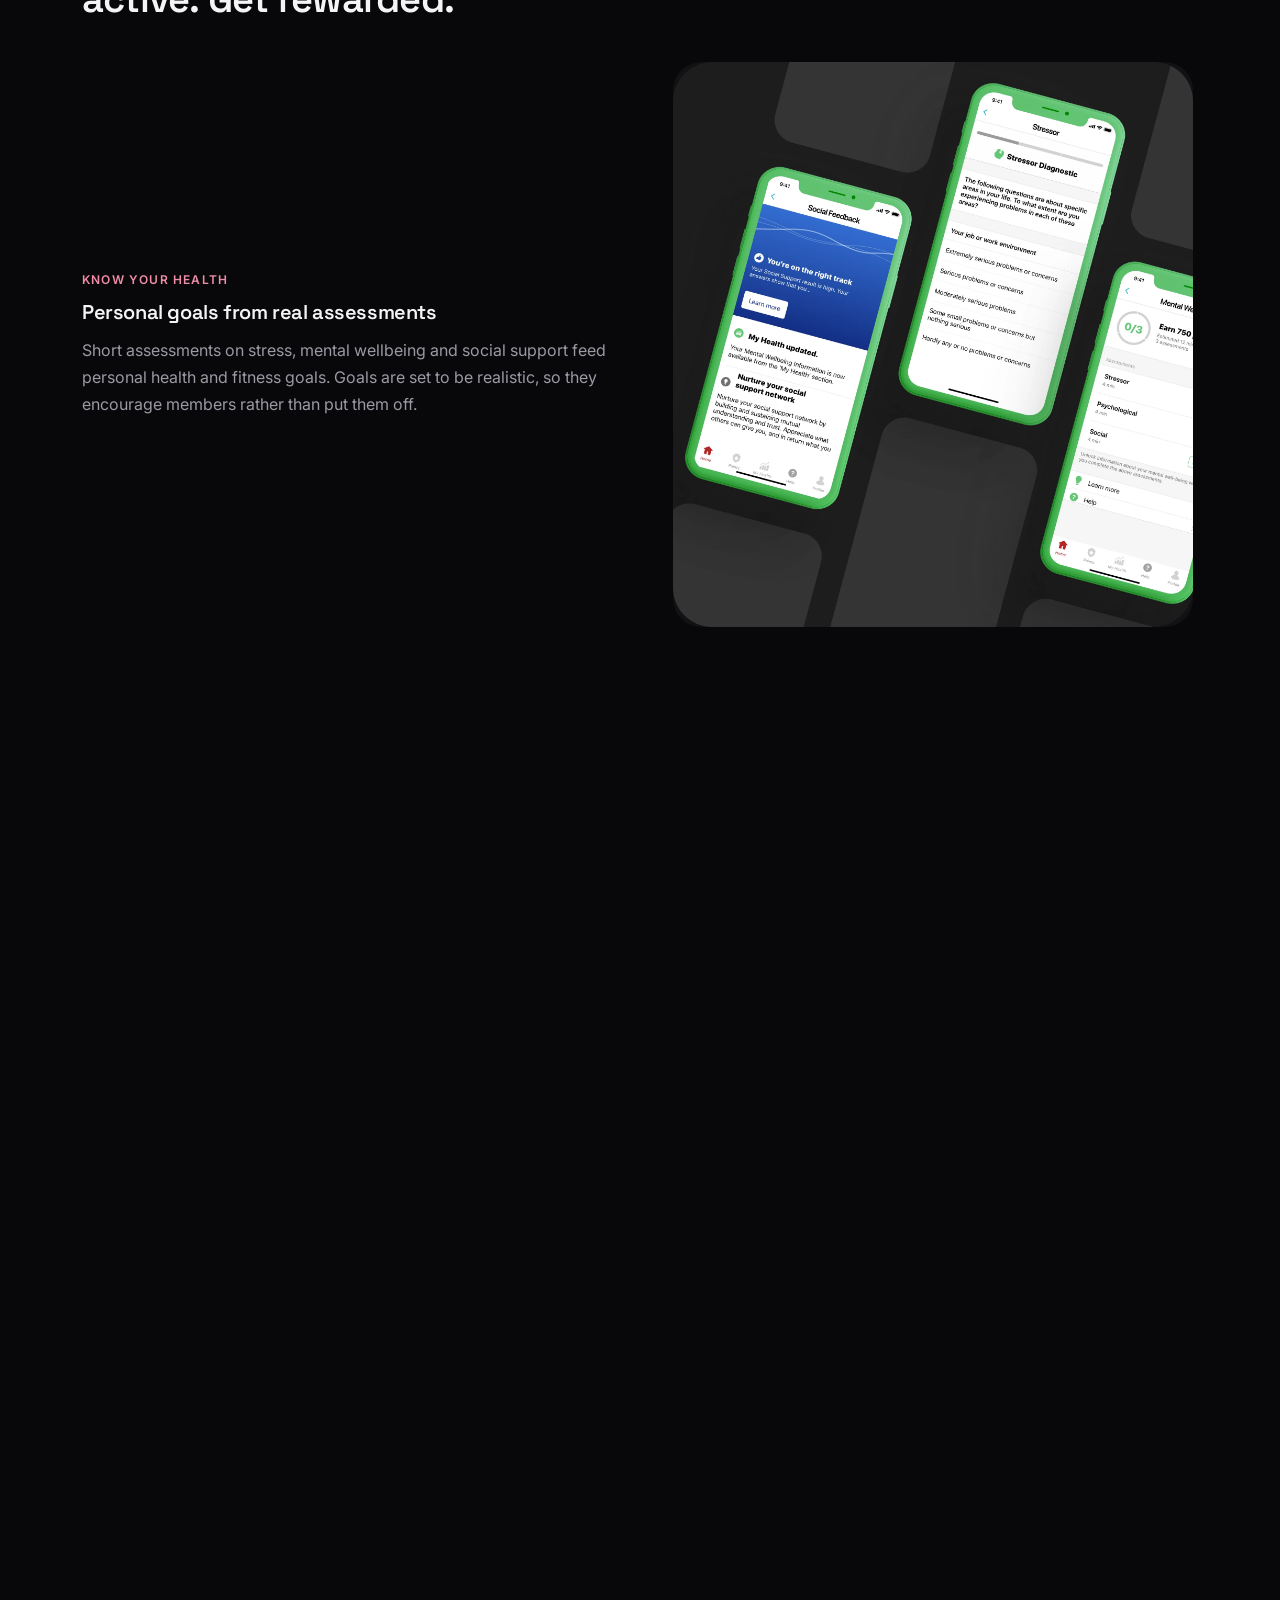
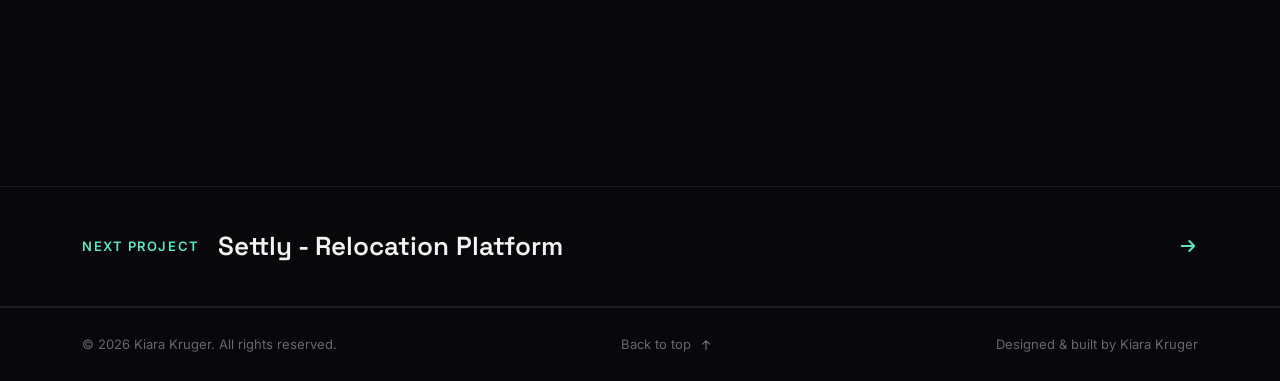
<file: case-vitality.html>
<!DOCTYPE html>
<html lang="en">
<head>
<meta charset="UTF-8" />
<meta name="viewport" content="width=device-width, initial-scale=1.0" />
<title>International White-Label Rewards App - Kiara Kruger</title>
<meta name="description" content="Case study: designing a white-label health and rewards app for Vitality Group International, used by insurance partners in 10+ markets." />

<link rel="icon" href="data:,">
<link rel="preconnect" href="https://fonts.googleapis.com">
<link rel="preconnect" href="https://fonts.gstatic.com" crossorigin>
<link href="https://fonts.googleapis.com/css2?family=Space+Grotesk:wght@400;500;600;700&family=Inter:wght@400;500;600&display=swap" rel="stylesheet">

<link rel="stylesheet" href="assets/css/style.css" />
</head>
<body class="cs" data-accent-page="rose">

<div class="scroll-progress" aria-hidden="true"><span id="scrollProgressBar"></span></div>

<div class="cursor" id="cursor" aria-hidden="true">
  <div class="cursor-dot"></div>
  <div class="cursor-ring"></div>
</div>

<!-- ============ HEADER ============ -->
<header class="site-header" id="siteHeader">
  <div class="container header-inner">
    <a href="index.html" class="logo" data-cursor="link">
      <span class="logo-mark logo-mark--photo"><img src="assets/media/profile/avatar.webp" alt="" width="34" height="34" /></span>
      <span class="logo-text">Kiara Kruger</span>
    </a>

    <nav class="nav-desktop" aria-label="Primary">
      <ul>
        <li><a href="index.html#work" data-cursor="link">Work</a></li>
        <li><a href="index.html#about" data-cursor="link">About</a></li>
        <li><a href="index.html#services" data-cursor="link">Services</a></li>
        <li><a href="index.html#contact" data-cursor="link">Contact</a></li>
      </ul>
    </nav>

    <div class="header-meta">
      <span class="local-clock" id="localClock" data-cursor="default">
        <span class="clock-dot"></span>
        <span id="clockCity">Netherlands</span> · <span id="clockTime">--:--</span>
      </span>
      <a href="index.html#contact" class="btn btn-ghost btn-sm header-cta" data-cursor="link">Let's talk</a>
      <button class="menu-toggle" id="menuToggle" aria-label="Toggle menu" aria-expanded="false" data-cursor="link">
        <span></span><span></span>
      </button>
    </div>
  </div>

  <div class="nav-mobile" id="navMobile">
    <ul>
      <li><a href="index.html#work">Work</a></li>
      <li><a href="index.html#about">About</a></li>
      <li><a href="index.html#services">Services</a></li>
      <li><a href="index.html#contact">Contact</a></li>
    </ul>
    <a href="mailto:kiarao146@gmail.com" class="nav-mobile-email">kiarao146@gmail.com</a>
  </div>
</header>

<main id="top">

  <!-- ============ HERO ============ -->
  <section class="case-hero cs-hero">
    <div class="grid-field" aria-hidden="true">
      <div class="grid-field__base"></div>
      <div class="grid-field__light"></div>
      <div class="grid-field__glow"></div>
    </div>
    <div class="container">
      <a href="index.html#work" class="back-link" data-cursor="link" data-reveal>
        <svg width="14" height="14" viewBox="0 0 16 16" fill="none"><path d="M12 4L4 12M4 12H11M4 12V5" stroke="currentColor" stroke-width="1.5" stroke-linecap="round" stroke-linejoin="round"/></svg>
        All work
      </a>

      <span class="project-tag" data-reveal style="--d:1">Vitality Group International · 2017 - 2018</span>
      <h1 class="case-title" data-reveal style="--d:2">One rewards app, rebranded for insurers in 10+ markets.</h1>
      <p class="case-summary" data-reveal style="--d:3">
        I designed features for Vitality's white-label health and rewards app: a single native iOS and
        Android product that insurance partners from Japan to Canada re-skin as their own, to get members
        moving and keep them engaged.
      </p>

      <dl class="cs-facts" data-reveal style="--d:4">
        <div><dt>Role</dt><dd>UX/UI Designer</dd></div>
        <div><dt>Timeline</dt><dd>Feb 2017 - Dec 2018</dd></div>
        <div><dt>Platform</dt><dd>Native iOS &amp; Android, white-label</dd></div>
        <div><dt>Industry</dt><dd>Health &amp; fitness · Insurance</dd></div>
        <div><dt>Tools</dt><dd>Sketch, Zeplin, InVision, Userlytics, Illustrator, After Effects</dd></div>
      </dl>
    </div>
  </section>

  <!-- ============ AT A GLANCE ============ -->
  <section class="cs-block">
    <div class="container cs-glance">
      <div class="cs-glance-text" data-reveal>
        <span class="eyebrow">At a glance</span>
        <p class="cs-lead">
          Vitality runs the world's largest behavioural health platform. Instead of each insurer building
          its own app, Vitality ships one core product that partners brand and configure. My job was to make
          that shared product feel native in every market, and motivating enough that people keep coming back.
        </p>
      </div>
      <div class="cs-stats" data-reveal>
        <div class="cs-stat"><span class="cs-stat-num">25%</span><span class="cs-stat-label">Increase in user retention</span></div>
        <div class="cs-stat"><span class="cs-stat-num">15%</span><span class="cs-stat-label">Fewer support enquiries</span></div>
        <div class="cs-stat"><span class="cs-stat-num">10+</span><span class="cs-stat-label">Partner markets on one codebase</span></div>
      </div>
    </div>
  </section>

  <!-- ============ CONTEXT: PARTNERS ============ -->
  <section class="cs-block">
    <div class="container">
      <div class="cs-head" data-reveal>
        <span class="eyebrow">Context</span>
        <h2 class="cs-h2">Built once, shipped under many brands.</h2>
        <p class="cs-body">Each partner has its own brand, language, rewards catalogue and regulations, but runs on the same app.</p>
      </div>
      <figure class="cs-media cs-media--wide" data-reveal>
        <img src="assets/media/vitality/partners.webp" alt="The world's largest behavioural platform, 10+ global partner markets. Partner logos: Tawuniya, Sumitomo Life, Prudential, Ping An, Discovery, BBVA, Generali, Manulife, John Hancock and AIA" loading="lazy" />
      </figure>
    </div>
  </section>

  <!-- ============ PROBLEM ============ -->
  <section class="cs-block">
    <div class="container">
      <div class="cs-head" data-reveal>
        <span class="eyebrow">The problem</span>
        <h2 class="cs-h2">Two sets of needs, one product.</h2>
      </div>

      <div class="cs-two">
        <article class="cs-panel" data-reveal>
          <h3 class="cs-h3">Business</h3>
          <p class="cs-body">Partner markets needed a native app they could brand to their own requirements, which would win new clients and keep engagement high across their products, programme and app.</p>
          <ul class="cs-needs">
            <li>One platform that can be distributed, reused and customised globally.</li>
            <li>Better user acquisition and engagement.</li>
          </ul>
        </article>
        <article class="cs-panel" data-reveal>
          <h3 class="cs-h3">Members</h3>
          <p class="cs-body">Members wanted guidance, support and motivation to stay healthy, plus trusted health education, all in one app that tracks their health data in one place.</p>
          <ul class="cs-needs">
            <li>Ongoing motivation to keep a fit, healthy lifestyle.</li>
            <li>One place to learn and track all health and fitness data.</li>
          </ul>
        </article>
      </div>
    </div>
  </section>

  <!-- ============ ROLE & CONSTRAINTS ============ -->
  <section class="cs-block">
    <div class="container cs-two">
      <div data-reveal>
        <span class="eyebrow">My role</span>
        <h3 class="cs-h3">From team member to sole designer and design advocate.</h3>
        <p class="cs-body">I joined a design team working with development, marketing and product. As the project went on and the team changed, I became one of the last designers left, and took on championing user-centred design across the product.</p>
        <ul class="cs-tags">
          <li>User research &amp; testing</li>
          <li>Wireframes</li>
          <li>iOS &amp; Android UI</li>
          <li>Functional prototypes</li>
          <li>Illustration</li>
        </ul>
      </div>
      <div data-reveal>
        <span class="eyebrow">Constraints</span>
        <h3 class="cs-h3">Shifting teams, many time zones, many stakeholders.</h3>
        <p class="cs-body">Frequent team changes meant rebuilding working relationships with new developers across time zones. With so many partner markets involved, reaching alignment and making decisions across regions was a challenge of its own.</p>
      </div>
    </div>
  </section>

  <!-- ============ PROCESS OVERVIEW ============ -->
  <section class="cs-block" id="process">
    <div class="container">
      <div class="cs-head" data-reveal>
        <span class="eyebrow">Process</span>
        <h2 class="cs-h2">A loop, not a line.</h2>
        <p class="cs-body">Five phases that fed back into each other. Test findings and live feedback regularly sent work back to design.</p>
      </div>
      <ol class="cs-steps" data-reveal>
        <li><a href="#define" data-cursor="link"><span class="cs-step-num">01</span><span>Define &amp; research</span></a></li>
        <li><a href="#sketch" data-cursor="link"><span class="cs-step-num">02</span><span>Sketch &amp; design</span></a></li>
        <li><a href="#review" data-cursor="link"><span class="cs-step-num">03</span><span>Review, test &amp; iterate</span></a></li>
        <li><a href="#check" data-cursor="link"><span class="cs-step-num">04</span><span>Check &amp; test</span></a></li>
        <li><a href="#improve" data-cursor="link"><span class="cs-step-num">05</span><span>Update &amp; improve</span></a></li>
      </ol>
      <figure class="cs-media cs-media--wide" data-reveal>
        <img src="assets/media/vitality/process.webp" alt="Process diagram: 1 Define and research, 2 Sketch and design, 3 Review and iterate, 4 Check and test, 5 Update and improve, with dashed arrows looping back between phases" loading="lazy" />
      </figure>
    </div>
  </section>

  <!-- 01 DEFINE -->
  <section class="cs-block cs-phase" id="define">
    <div class="container">
      <div class="cs-head" data-reveal>
        <span class="eyebrow">01 · Define &amp; research</span>
        <h2 class="cs-h2">Understand every market before designing for any of them.</h2>
      </div>
      <div class="cs-grid4">
        <div class="cs-item" data-reveal><h4>Problem statement</h4><p>Framed a problem statement that bridged business goals and member needs.</p></div>
        <div class="cs-item" data-reveal><h4>Partner markets</h4><p>Researched what each partner needed in functionality and customisation, plus each country's culture and preferences.</p></div>
        <div class="cs-item" data-reveal><h4>Competitors &amp; trends</h4><p>Mapped competitors' strengths and weaknesses and current mobile UI/UX patterns.</p></div>
        <div class="cs-item" data-reveal><h4>User mapping workshops</h4><p>Worked with development and product to map the full user journey and the problem being solved.</p></div>
      </div>
      <figure class="cs-media cs-media--light" data-reveal>
        <img src="assets/media/vitality/research-healthkit.webp" alt="Four iPhone screens from health apps asking yes or no eligibility questions" loading="lazy" />
        <figcaption>Research into Apple HealthKit apps and best practice for yes/no questions.</figcaption>
      </figure>
    </div>
  </section>

  <!-- 02 SKETCH -->
  <section class="cs-block cs-phase" id="sketch">
    <div class="container">
      <div class="cs-head" data-reveal>
        <span class="eyebrow">02 · Sketch &amp; design</span>
        <h2 class="cs-h2">Many ideas fast, then one agreed direction.</h2>
      </div>
      <div class="cs-two cs-two--text" data-reveal>
        <p class="cs-body">We started on whiteboards and paper, using team exercises like Crazy 8s to sketch many ideas in a short time. Each person presented, the team dot-voted on the strongest concepts, and we agreed a direction together.</p>
        <p class="cs-body">The app's visual style was already set when I joined, so I turned the sketches into high-fidelity screens using the existing styles and components, and added to that library as new patterns were needed.</p>
      </div>
      <figure class="cs-media" data-reveal>
        <img src="assets/media/vitality/sketches.webp" alt="Hand-drawn sketches of an Apple Watch benefit: weekly points ring, payment progress and history" loading="lazy" />
        <figcaption>Sketches exploring the Apple Watch benefit, where monthly payments depend on activity targets met.</figcaption>
      </figure>
    </div>
  </section>

  <!-- 03 REVIEW / TEST -->
  <section class="cs-block cs-phase" id="review">
    <div class="container">
      <div class="cs-head" data-reveal>
        <span class="eyebrow">03 · Review, test &amp; iterate</span>
        <h2 class="cs-h2">Test with members, align with every department.</h2>
      </div>
      <div class="cs-two cs-two--text" data-reveal>
        <div>
          <p class="cs-body">Regular review sessions made sure every department was confident in the solution before it went further. User testing informed and validated design decisions throughout.</p>
          <ul class="cs-tags">
            <li>A/B testing</li>
            <li>Card sorting</li>
            <li>Moderated interviews &amp; tests</li>
          </ul>
        </div>
        <dl class="cs-spec">
          <div><dt>Participants</dt><dd>6, mixed gender</dd></div>
          <div><dt>Age range</dt><dd>18 - 65+</dd></div>
          <div><dt>Format</dt><dd>Task-based, think-aloud</dd></div>
          <div><dt>Scored on</dt><dd>Useful, usable, desirable, findable, accessible, credible, valuable, and "feels like Vitality"</dd></div>
        </dl>
      </div>
      <figure class="cs-media cs-media--light" data-reveal>
        <img src="assets/media/vitality/usability-testing.webp" alt="Usability test script with tasks, participant profile table and rating criteria" loading="lazy" />
        <figcaption>Test script, participant profile and the UX criteria each session was scored against.</figcaption>
      </figure>
    </div>
  </section>

  <!-- 04 CHECK -->
  <section class="cs-block cs-phase" id="check">
    <div class="container">
      <div class="cs-head" data-reveal>
        <span class="eyebrow">04 · Check &amp; test</span>
        <h2 class="cs-h2">Design QA before and after release.</h2>
      </div>
      <div class="cs-two cs-two--text" data-reveal>
        <p class="cs-body"><strong>Check.</strong> I ran QA sessions with testers and developers, reviewing built screens against the designs and flows and logging every spacing, placement and style difference.</p>
        <p class="cs-body"><strong>Test.</strong> Once features reached production and live environments, I tested them in the app again. This second pass caught what builds missed and kept quality consistent across partner versions.</p>
      </div>
      <figure class="cs-media cs-media--light" data-reveal>
        <img src="assets/media/vitality/design-qa.webp" alt="Built app screens annotated in red with padding and placement corrections" loading="lazy" />
        <figcaption>Design QA notes on built screens, including the Japanese-language build.</figcaption>
      </figure>
    </div>
  </section>

  <!-- 05 IMPROVE -->
  <section class="cs-block cs-phase" id="improve">
    <div class="container">
      <div class="cs-head" data-reveal>
        <span class="eyebrow">05 · Update &amp; improve</span>
        <h2 class="cs-h2">From iteration 01 to iteration 50.</h2>
        <p class="cs-body">Business and member feedback kept the work moving. Key screens went through dozens of rounds before they settled.</p>
      </div>
      <div class="cs-two">
        <figure class="cs-media" data-reveal>
          <img src="assets/media/vitality/iteration-wheel.webp" alt="Spin the Wheel, first version with a slot-style reel next to the final colourful prize wheel" loading="lazy" />
          <figcaption><strong>Spin the Wheel.</strong> A slot-style reel became a clear prize wheel with progress towards the next reward.</figcaption>
        </figure>
        <figure class="cs-media" data-reveal>
          <img src="assets/media/vitality/iteration-home.webp" alt="Home screen, first version with status and task cards next to the final For You content feed" loading="lazy" />
          <figcaption><strong>Home.</strong> A dense task dashboard became a personal For You feed.</figcaption>
        </figure>
      </div>
    </div>
  </section>

  <!-- ============ SOLUTION ============ -->
  <section class="cs-block">
    <div class="container">
      <div class="cs-head" data-reveal>
        <span class="eyebrow">The solution</span>
        <h2 class="cs-h2">A core app that partners make their own.</h2>
      </div>

      <figure class="cs-media cs-media--wide" data-reveal>
        <img src="assets/media/vitality/solution-white-label.webp" alt="Customisable and reusable interface. Creating a white-label mobile application designed and developed for easy customisation and reusability, so different markets use the core app as a foundation and tailor it to their branding and business requirements. Shown: Czech, IGI, Vitality, Tawuniya and Manulife versions of the app with market flags." loading="lazy" />
        <figcaption>Partner builds in different languages and brand colours, including IGI, Tawuniya and Manulife, all from one core app.</figcaption>
      </figure>
      <figure class="cs-media cs-media--wide" data-reveal>
        <img src="assets/media/vitality/solution-rewards.webp" alt="Inspire through rewards. A programme that rewards users for being active and staying informed about their health through routine check-ups and assessments, with gamification to keep them engaged. Shown: Rewards, Spin for Rewards and Apple Watch benefit screens." loading="lazy" />
        <figcaption>Rewards, the weekly spin and the Apple Watch benefit tie healthy habits to real prizes.</figcaption>
      </figure>
    </div>
  </section>

  <!-- ============ KEY FEATURES ============ -->
  <section class="cs-block">
    <div class="container">
      <div class="cs-head" data-reveal>
        <span class="eyebrow">Key features</span>
        <h2 class="cs-h2">Know your health. Get active. Get rewarded.</h2>
      </div>

      <div class="cs-feature" data-reveal>
        <div class="cs-feature-text">
          <span class="cs-kicker">Know your health</span>
          <h3 class="cs-h3">Personal goals from real assessments</h3>
          <p class="cs-body">Short assessments on stress, mental wellbeing and social support feed personal health and fitness goals. Goals are set to be realistic, so they encourage members rather than put them off.</p>
        </div>
        <figure class="cs-media">
          <img src="assets/media/vitality/feature-know-your-health.webp" alt="Stressor diagnostic, social feedback and mental wellbeing assessment screens" loading="lazy" />
        </figure>
      </div>

      <div class="cs-feature cs-feature--flip" data-reveal>
        <div class="cs-feature-text">
          <span class="cs-kicker">Get active</span>
          <h3 class="cs-h3">Every workout counts toward status</h3>
          <p class="cs-body">Members earn points for any activity, from running to yoga. Points build an annual status, and higher status unlocks better rewards this year and next.</p>
          <ol class="cs-tiers" aria-label="Vitality status tiers">
            <li><span class="cs-tier cs-tier--blue"></span>Blue<em>Starting status</em></li>
            <li><span class="cs-tier cs-tier--bronze"></span>Bronze<em>12,000 pts</em></li>
            <li><span class="cs-tier cs-tier--silver"></span>Silver<em>20,000 pts</em></li>
            <li><span class="cs-tier cs-tier--gold"></span>Gold<em>24,000 pts</em></li>
          </ol>
        </div>
        <figure class="cs-media">
          <img src="assets/media/vitality/feature-get-active.webp" alt="Active Rewards weekly points ring and Status screens with Blue, Bronze, Silver and Gold tiers" loading="lazy" />
        </figure>
      </div>

      <div class="cs-feature" data-reveal>
        <div class="cs-feature-text">
          <span class="cs-kicker">Get rewarded</span>
          <h3 class="cs-h3">A weekly game with real prizes</h3>
          <p class="cs-body">Each week, members can play a game to win Vitality currency or real rewards like a Starbucks coffee or a $10 gift card from local brands.</p>
        </div>
        <figure class="cs-media">
          <img src="assets/media/vitality/feature-get-rewarded.webp" alt="Rewards list, Spin for Rewards wheel and a You've won gift card screen" loading="lazy" />
        </figure>
      </div>
    </div>
  </section>

  <!-- ============ OUTCOMES + LEARNINGS ============ -->
  <section class="cs-block">
    <div class="container cs-two">
      <div data-reveal>
        <span class="eyebrow">Outcome</span>
        <h2 class="cs-h2">More members stayed, fewer needed help.</h2>
        <div class="cs-stats cs-stats--stack">
          <div class="cs-stat"><span class="cs-stat-num">25%</span><span class="cs-stat-label">Increase in user retention</span></div>
          <div class="cs-stat"><span class="cs-stat-num">15%</span><span class="cs-stat-label">Decrease in support enquiries</span></div>
        </div>
      </div>
      <div data-reveal>
        <span class="eyebrow">What I learned</span>
        <ul class="cs-learnings">
          <li><strong>Design for localisation from day one.</strong> Layouts had to hold up in many languages and scripts, and content had to respect each culture.</li>
          <li><strong>White-label needs rules, not just themes.</strong> Clear component rules made it possible for partners to rebrand without breaking the experience.</li>
          <li><strong>Advocate when no one else will.</strong> Being one of the last designers on a large, global team taught me to own design quality end to end.</li>
        </ul>
      </div>
    </div>
  </section>

  <!-- ============ VIDEO ============ -->
  <section class="cs-block">
    <div class="container">
      <div class="cs-head" data-reveal>
        <span class="eyebrow">In motion</span>
        <h2 class="cs-h2">Getting started with Manulife Vitality.</h2>
        <p class="cs-body">A walkthrough of one partner build: onboarding, signing in, and setting communication and privacy preferences.</p>
      </div>
      <figure class="cs-media cs-media--wide cs-video" data-reveal>
        <video src="assets/media/vitality/hero.mp4" poster="assets/media/vitality/hero-poster.jpg" autoplay muted loop playsinline preload="metadata" aria-label="Walkthrough of the Manulife Vitality app: onboarding, sign-in and privacy settings"></video>
        <button class="cs-video-toggle" type="button" aria-label="Pause video" data-cursor="link">Pause</button>
      </figure>
    </div>
  </section>

  <!-- ============ NEXT PROJECT ============ -->
  <a href="case-settly.html" class="case-next" data-cursor="link">
    <div class="container case-next-inner">
      <span class="eyebrow">Next project</span>
      <span class="case-next-title">Settly - Relocation Platform</span>
      <svg width="20" height="20" viewBox="0 0 16 16" fill="none" class="case-next-arrow"><path d="M3 8h10M9 4l4 4-4 4" stroke="currentColor" stroke-width="1.5" stroke-linecap="round" stroke-linejoin="round"/></svg>
    </div>
  </a>

</main>

<footer class="site-footer">
  <div class="container footer-inner">
    <span>© <span id="year"></span> Kiara Kruger. All rights reserved.</span>
    <button class="back-to-top" id="backToTop" data-cursor="link">
      Back to top
      <svg width="14" height="14" viewBox="0 0 16 16" fill="none"><path d="M8 13V3M4 7l4-4 4 4" stroke="currentColor" stroke-width="1.5" stroke-linecap="round" stroke-linejoin="round"/></svg>
    </button>
    <span>Designed &amp; built by Kiara Kruger</span>
  </div>
</footer>

<!-- image lightbox -->
<div class="lightbox" id="lightbox" hidden>
  <button class="lightbox-close" id="lightboxClose" aria-label="Close image">×</button>
  <img id="lightboxImg" alt="" />
</div>

<script src="assets/js/content.js"></script>
<script src="assets/js/main.js"></script>
<script src="assets/js/case.js"></script>
</body>
</html>
</file>
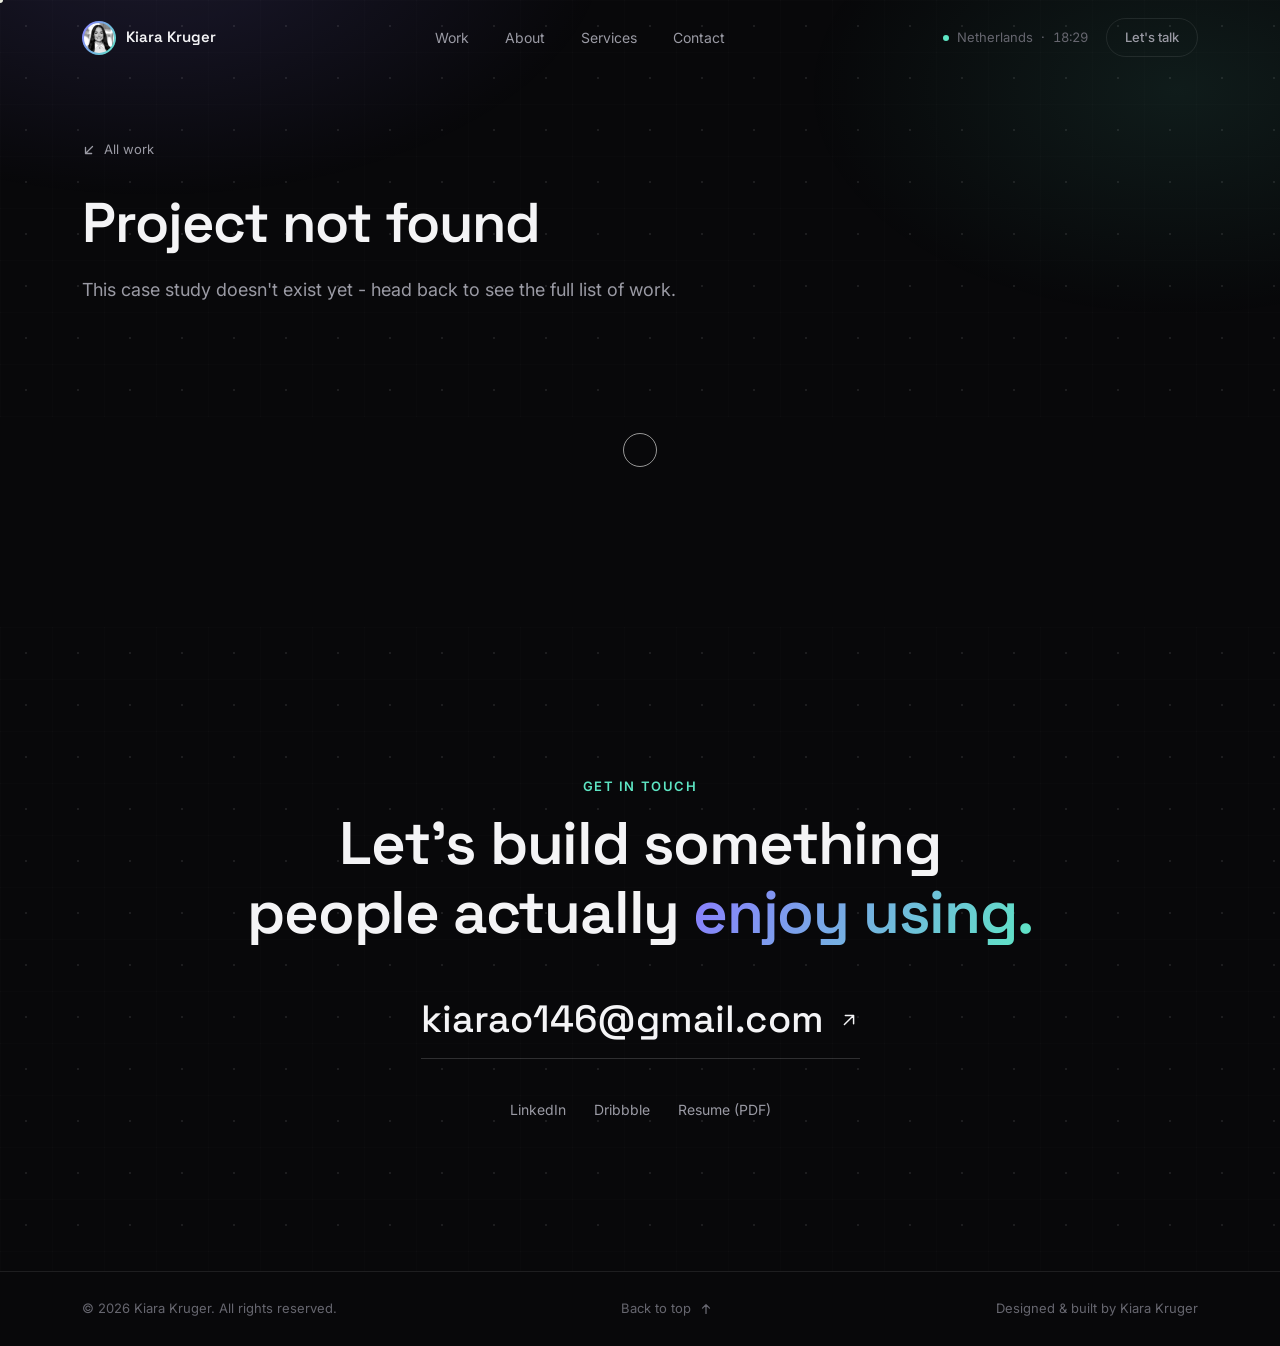
<file: project.html>
<!DOCTYPE html>
<html lang="en">
<head>
<meta charset="UTF-8" />
<meta name="viewport" content="width=device-width, initial-scale=1.0" />
<title>Case Study - Kiara Kruger</title>
<meta name="description" content="A case study by Kiara Kruger, Senior UX/UI Designer." />

<link rel="icon" href="data:,">
<link rel="preconnect" href="https://fonts.googleapis.com">
<link rel="preconnect" href="https://fonts.gstatic.com" crossorigin>
<link href="https://fonts.googleapis.com/css2?family=Space+Grotesk:wght@400;500;600;700&family=Inter:wght@400;500;600&display=swap" rel="stylesheet">

<link rel="stylesheet" href="assets/css/style.css" />
</head>
<body>

<!-- scroll progress -->
<div class="scroll-progress" aria-hidden="true"><span id="scrollProgressBar"></span></div>

<!-- custom cursor (desktop only, see main.js) -->
<div class="cursor" id="cursor" aria-hidden="true">
  <div class="cursor-dot"></div>
  <div class="cursor-ring"></div>
</div>

<!-- ============ HEADER ============ -->
<header class="site-header" id="siteHeader">
  <div class="container header-inner">
    <a href="index.html" class="logo" data-cursor="link">
      <span class="logo-mark logo-mark--photo"><img src="assets/media/profile/avatar.webp" alt="" width="34" height="34" /></span>
      <span class="logo-text">Kiara Kruger</span>
    </a>

    <nav class="nav-desktop" aria-label="Primary">
      <ul>
        <li><a href="index.html#work" data-cursor="link">Work</a></li>
        <li><a href="index.html#about" data-cursor="link">About</a></li>
        <li><a href="index.html#services" data-cursor="link">Services</a></li>
        <li><a href="index.html#contact" data-cursor="link">Contact</a></li>
      </ul>
    </nav>

    <div class="header-meta">
      <span class="local-clock" id="localClock" data-cursor="default">
        <span class="clock-dot"></span>
        <span id="clockCity">Netherlands</span> · <span id="clockTime">--:--</span>
      </span>
      <a href="index.html#contact" class="btn btn-ghost btn-sm header-cta" data-cursor="link">Let's talk</a>
      <button class="menu-toggle" id="menuToggle" aria-label="Toggle menu" aria-expanded="false" data-cursor="link">
        <span></span><span></span>
      </button>
    </div>
  </div>

  <div class="nav-mobile" id="navMobile">
    <ul>
      <li><a href="index.html#work">Work</a></li>
      <li><a href="index.html#about">About</a></li>
      <li><a href="index.html#services">Services</a></li>
      <li><a href="index.html#contact">Contact</a></li>
    </ul>
    <a href="mailto:kiarao146@gmail.com" class="nav-mobile-email">kiarao146@gmail.com</a>
  </div>
</header>

<main id="top">

  <!-- ============ CASE HERO ============ -->
  <section class="case-hero" id="caseHero">
    <div class="grid-field" aria-hidden="true">
      <div class="grid-field__base"></div>
      <div class="grid-field__light"></div>
      <div class="grid-field__glow"></div>
    </div>
    <div class="container">
      <a href="index.html#work" class="back-link" data-cursor="link" data-reveal>
        <svg width="14" height="14" viewBox="0 0 16 16" fill="none"><path d="M12 4L4 12M4 12H11M4 12V5" stroke="currentColor" stroke-width="1.5" stroke-linecap="round" stroke-linejoin="round"/></svg>
        All work
      </a>

      <span class="project-tag" id="caseTag" data-reveal style="--d:1"></span>
      <h1 class="case-title" id="caseTitle" data-reveal style="--d:2"></h1>
      <p class="case-summary" id="caseSummary" data-reveal style="--d:3"></p>

      <div class="case-meta" id="caseMeta" data-reveal style="--d:4"></div>
    </div>
  </section>

  <!-- ============ CASE VISUAL ============ -->
  <section class="case-visual-section">
    <div class="container">
      <div class="project-visual case-visual" data-tilt data-reveal id="caseVisual"></div>
    </div>
  </section>

  <!-- ============ CASE CONTENT ============ -->
  <section class="case-content">
    <div class="container case-content-grid">
      <div class="case-content-main">
        <h2 class="case-heading" data-reveal>The challenge</h2>
        <p class="case-prose" id="caseChallenge" data-reveal></p>

        <h2 class="case-heading" data-reveal>My approach</h2>
        <ul class="approach-list" id="caseApproach"></ul>
      </div>

      <aside class="case-results" id="caseResultsWrap" data-reveal>
        <h3 class="case-results-title">Impact</h3>
        <div class="results-grid" id="resultsGrid"></div>
      </aside>
    </div>
  </section>

  <!-- ============ NEXT PROJECT ============ -->
  <a href="#" class="case-next" id="nextProjectLink" data-cursor="link">
    <div class="container case-next-inner">
      <span class="eyebrow">Next project</span>
      <span class="case-next-title" id="nextProjectTitle"></span>
      <svg width="20" height="20" viewBox="0 0 16 16" fill="none" class="case-next-arrow"><path d="M3 8h10M9 4l4 4-4 4" stroke="currentColor" stroke-width="1.5" stroke-linecap="round" stroke-linejoin="round"/></svg>
    </div>
  </a>

  <!-- ============ CONTACT ============ -->
  <section class="contact" id="contact">
    <div class="grid-field" aria-hidden="true">
      <div class="grid-field__base"></div>
      <div class="grid-field__light"></div>
      <div class="grid-field__glow"></div>
    </div>
    <div class="container">
      <div class="contact-inner" data-reveal>
        <span class="eyebrow">Get in touch</span>
        <h2 class="contact-title">
          Let's build something<br class="br-desktop"> people actually <em>enjoy using.</em>
        </h2>
        <a href="mailto:kiarao146@gmail.com" class="contact-email" data-cursor="link">
          kiarao146@gmail.com
          <svg width="22" height="22" viewBox="0 0 24 24" fill="none" class="contact-email-icon"><path d="M7 17L17 7M17 7H8M17 7v9" stroke="currentColor" stroke-width="1.6" stroke-linecap="round" stroke-linejoin="round"/></svg>
        </a>

        <div class="contact-socials">
          <a href="https://www.linkedin.com/in/kiara-kruger-848386108/" target="_blank" rel="noopener" data-cursor="link">LinkedIn</a>
          <a href="https://dribbble.com/simplykiara" target="_blank" rel="noopener" data-cursor="link">Dribbble</a>
          <a href="assets/docs/Kiara-Kruger-CV.pdf" target="_blank" rel="noopener" data-cursor="link">Resume (PDF)</a>
        </div>
      </div>
    </div>
  </section>

</main>

<!-- ============ FOOTER ============ -->
<footer class="site-footer">
  <div class="container footer-inner">
    <span>© <span id="year"></span> Kiara Kruger. All rights reserved.</span>
    <button class="back-to-top" id="backToTop" data-cursor="link">
      Back to top
      <svg width="14" height="14" viewBox="0 0 16 16" fill="none"><path d="M8 13V3M4 7l4-4 4 4" stroke="currentColor" stroke-width="1.5" stroke-linecap="round" stroke-linejoin="round"/></svg>
    </button>
    <span>Designed &amp; built by Kiara Kruger</span>
  </div>
</footer>

<script src="assets/js/content.js"></script>
<script src="assets/js/main.js"></script>
<script src="assets/js/project.js"></script>
</body>
</html>
</file>
<file: assets/css/style.css>
/* =========================================================
   Kiara Kruger - Portfolio
   Dark, clean, modern. Static HTML/CSS/JS, no build step.
========================================================= */

:root {
  --bg: #08080a;
  --bg-elevated: #121215;
  --bg-card: #141417;
  --border: rgba(255, 255, 255, 0.09);
  --border-strong: rgba(255, 255, 255, 0.16);

  --text: #f4f4f6;
  --text-muted: #9a9aa4;
  --text-faint: #66666f;

  --accent: #8b7bff;
  --accent-2: #5ee6c4;
  --accent-violet: #8b7bff;
  --accent-cyan: #4fd1e8;
  --accent-amber: #f5b95e;
  --accent-rose: #ef8ca8;

  --grad-primary: linear-gradient(120deg, #8b7bff 0%, #5ee6c4 100%);

  --radius-sm: 8px;
  --radius-md: 16px;
  --radius-lg: 28px;
  --radius-full: 999px;

  --ease: cubic-bezier(0.16, 1, 0.3, 1);
  --ease-soft: cubic-bezier(0.4, 0, 0.2, 1);
  --dur-fast: 0.25s;
  --dur-med: 0.6s;
  --dur-slow: 0.9s;

  --header-h: 76px;
  --container: 1180px;

  color-scheme: dark;
}

/* ---------- Reset ---------- */
*, *::before, *::after { box-sizing: border-box; }
html {
  scroll-behavior: smooth;
  -webkit-text-size-adjust: 100%;
}
body {
  margin: 0;
  background: var(--bg);
  color: var(--text);
  font-family: "Inter", -apple-system, BlinkMacSystemFont, "Segoe UI", sans-serif;
  font-size: 16px;
  line-height: 1.5;
  -webkit-font-smoothing: antialiased;
  overflow-x: hidden;
}
img, svg { display: block; max-width: 100%; }
a { color: inherit; text-decoration: none; }
ul { list-style: none; margin: 0; padding: 0; }
h1, h2, h3, h4, p { margin: 0; }
button { font: inherit; color: inherit; background: none; border: none; cursor: pointer; }
::selection { background: var(--accent); color: #0a0a0c; }

h1, h2, h3, h4 {
  font-family: "Space Grotesk", "Inter", sans-serif;
  font-weight: 600;
  letter-spacing: -0.02em;
}

.container {
  max-width: var(--container);
  margin: 0 auto;
  padding: 0 32px;
}

main, .site-footer {
  position: relative;
  z-index: 1;
}

/* subtle background texture */
body::before {
  content: "";
  position: fixed;
  inset: 0;
  pointer-events: none;
  z-index: 0;
  background:
    radial-gradient(760px 420px at 12% -6%, rgba(139, 123, 255, 0.14), transparent 60%),
    radial-gradient(620px 380px at 92% 10%, rgba(94, 230, 196, 0.09), transparent 60%);
}

/* ---------- Scroll progress ---------- */
.scroll-progress {
  position: fixed;
  top: 0; left: 0; right: 0;
  height: 2px;
  z-index: 1000;
  background: transparent;
}
.scroll-progress span {
  display: block;
  height: 100%;
  width: 0%;
  background: var(--grad-primary);
  transition: width 0.08s linear;
}

/* ---------- Custom cursor ---------- */
.cursor {
  position: fixed;
  top: 0; left: 0;
  width: 0; height: 0;
  pointer-events: none;
  z-index: 999;
  mix-blend-mode: difference;
}
.cursor-dot, .cursor-ring {
  position: absolute;
  top: 0; left: 0;
  border-radius: 50%;
  transform: translate(-50%, -50%);
  will-change: transform;
}
.cursor-dot {
  width: 6px; height: 6px;
  background: #fff;
}
.cursor-ring {
  width: 34px; height: 34px;
  border: 1px solid rgba(255,255,255,0.6);
  transition: width var(--dur-fast) var(--ease-soft), height var(--dur-fast) var(--ease-soft), opacity var(--dur-fast);
}
.cursor.is-link .cursor-ring { width: 54px; height: 54px; border-color: #fff; }
.cursor.is-hidden { opacity: 0; }
@media (pointer: coarse) {
  .cursor { display: none; }
}

/* ---------- Interactive grid field ---------- */
/* Scoped to whichever section contains it (Hero, Contact) - that
   section needs position:relative + isolation:isolate. */
.grid-field {
  position: absolute;
  inset: 0;
  z-index: 0;
  pointer-events: none;
  overflow: hidden;
  --mx: 50%;
  --my: 50%;
  --cell: 52px;
}
.grid-field__base,
.grid-field__glow {
  position: absolute;
  inset: 0;
  background-image:
    radial-gradient(circle, rgba(255, 255, 255, 0.22) 1.1px, transparent 1.6px),
    linear-gradient(to right, rgba(255, 255, 255, 0.035) 1px, transparent 1px),
    linear-gradient(to bottom, rgba(255, 255, 255, 0.035) 1px, transparent 1px);
  background-size: var(--cell) var(--cell);
}
.grid-field__base { opacity: 0.4; }

.grid-field__light {
  position: absolute;
  inset: 0;
  opacity: 0;
  transition: opacity 0.5s var(--ease-soft);
  background: radial-gradient(
    circle 420px at var(--mx) var(--my),
    rgba(139, 123, 255, 0.16),
    rgba(94, 230, 196, 0.06) 45%,
    transparent 72%
  );
  mix-blend-mode: screen;
}

.grid-field__glow {
  opacity: 0;
  transition: opacity 0.5s var(--ease-soft);
  background-image:
    radial-gradient(circle, rgba(94, 230, 196, 0.95) 1.3px, transparent 1.8px),
    linear-gradient(to right, rgba(139, 123, 255, 0.5) 1px, transparent 1px),
    linear-gradient(to bottom, rgba(139, 123, 255, 0.5) 1px, transparent 1px);
  mix-blend-mode: screen;
  -webkit-mask-image: radial-gradient(circle 200px at var(--mx) var(--my), black 0%, transparent 75%);
  mask-image: radial-gradient(circle 200px at var(--mx) var(--my), black 0%, transparent 75%);
}
.grid-field.is-active .grid-field__light,
.grid-field.is-active .grid-field__glow {
  opacity: 1;
}
@supports not (mask-image: radial-gradient(black, transparent)) {
  .grid-field__glow { display: none; }
}
@media (prefers-reduced-motion: reduce) {
  .grid-field__light,
  .grid-field__glow { transition: none; }
}
@media (pointer: coarse) {
  .grid-field__light,
  .grid-field__glow { display: none; }
}

/* ================= Utility / shared ================= */
.eyebrow {
  display: inline-block;
  font-size: 13px;
  font-weight: 600;
  letter-spacing: 0.12em;
  text-transform: uppercase;
  color: var(--accent-2);
  margin-bottom: 14px;
}

.section-title {
  font-size: clamp(28px, 4vw, 44px);
  line-height: 1.15;
  max-width: 780px;
}

.section-head { margin-bottom: 56px; }

.pill {
  display: inline-flex;
  align-items: center;
  gap: 8px;
  padding: 8px 16px;
  border: 1px solid var(--border-strong);
  border-radius: var(--radius-full);
  font-size: 13px;
  font-weight: 500;
  color: var(--text-muted);
  background: rgba(255,255,255,0.02);
}
.pill-dot {
  width: 7px; height: 7px;
  border-radius: 50%;
  background: var(--accent-2);
  box-shadow: 0 0 0 3px rgba(94, 230, 196, 0.18);
  animation: pulse 2.4s ease-in-out infinite;
}
@keyframes pulse {
  0%, 100% { box-shadow: 0 0 0 3px rgba(94, 230, 196, 0.18); }
  50% { box-shadow: 0 0 0 6px rgba(94, 230, 196, 0.06); }
}

.text-link {
  color: var(--text);
  border-bottom: 1px solid var(--border-strong);
  transition: border-color var(--dur-fast) var(--ease-soft), color var(--dur-fast);
}
.text-link:hover { color: var(--accent-2); border-color: var(--accent-2); }

.btn {
  display: inline-flex;
  align-items: center;
  gap: 10px;
  padding: 14px 24px;
  border-radius: var(--radius-full);
  font-size: 15px;
  font-weight: 500;
  transition: transform var(--dur-fast) var(--ease-soft), background var(--dur-fast), border-color var(--dur-fast), color var(--dur-fast);
  white-space: nowrap;
}
.btn svg { transition: transform var(--dur-fast) var(--ease-soft); }
.btn:hover svg { transform: translateX(3px); }
.btn-primary {
  background: var(--text);
  color: #0a0a0c;
}
.btn-primary:hover { transform: translateY(-2px); background: #fff; }
.btn-outline {
  border: 1px solid var(--border-strong);
  color: var(--text);
}
.btn-outline:hover { border-color: var(--text); transform: translateY(-2px); }
.btn-ghost {
  color: var(--text-muted);
  border: 1px solid var(--border);
}
.btn-ghost:hover { color: var(--text); border-color: var(--border-strong); }
.btn-sm { padding: 9px 18px; font-size: 13px; }

/* ---------- Scroll reveal ---------- */
[data-reveal] {
  opacity: 0;
  transform: translateY(26px);
  transition: opacity 0.8s var(--ease), transform 0.8s var(--ease);
  transition-delay: calc(var(--d, 0) * 70ms);
}
[data-reveal].is-visible {
  opacity: 1;
  transform: translateY(0);
}
@media (prefers-reduced-motion: reduce) {
  [data-reveal] { opacity: 1 !important; transform: none !important; transition: none !important; }
  html { scroll-behavior: auto; }
}

/* ================= Header ================= */
.site-header {
  position: fixed;
  top: 0; left: 0; right: 0;
  z-index: 500;
  height: var(--header-h);
  display: flex;
  align-items: center;
  border-bottom: 1px solid transparent;
  transition: border-color var(--dur-med);
}
/* The blurred bar lives on a pseudo-element: a backdrop-filter on the header
   itself would trap the fixed mobile menu inside the 76px header. */
.site-header::before {
  content: "";
  position: absolute;
  inset: 0;
  z-index: -1;
  background: rgba(8, 8, 10, 0.72);
  -webkit-backdrop-filter: blur(14px) saturate(140%);
  backdrop-filter: blur(14px) saturate(140%);
  opacity: 0;
  transition: opacity var(--dur-med) var(--ease-soft);
  pointer-events: none;
}
.site-header.is-scrolled { border-bottom-color: var(--border); }
.site-header.is-scrolled::before,
.site-header:has(.nav-mobile.is-open)::before { opacity: 1; }
.header-inner {
  width: 100%;
  display: flex;
  align-items: center;
  justify-content: space-between;
  gap: 24px;
}
.logo {
  display: flex;
  align-items: center;
  gap: 10px;
  font-weight: 600;
}
.logo-mark {
  display: grid;
  place-items: center;
  width: 34px; height: 34px;
  border-radius: 50%;
  background: var(--grad-primary);
  color: #0a0a0c;
  font-family: "Space Grotesk", sans-serif;
  font-size: 12px;
  font-weight: 700;
}
.logo-text { font-family: "Space Grotesk", sans-serif; font-size: 15px; }

.nav-desktop { position: relative; }
.nav-desktop ul { display: flex; gap: 8px; }
.nav-desktop a {
  display: inline-block;
  padding: 8px 14px;
  font-size: 14px;
  color: var(--text-muted);
  transition: color var(--dur-fast);
}
.nav-desktop a:hover, .nav-desktop a.is-active { color: var(--text); }

.header-meta { display: flex; align-items: center; gap: 18px; }
.local-clock {
  display: flex;
  align-items: center;
  gap: 8px;
  font-size: 13px;
  color: var(--text-faint);
  font-variant-numeric: tabular-nums;
}
.clock-dot {
  width: 6px; height: 6px;
  border-radius: 50%;
  background: var(--accent-2);
}
.header-cta { display: inline-flex; }

.menu-toggle {
  display: none;
  flex-direction: column;
  gap: 5px;
  width: 34px; height: 34px;
  align-items: center;
  justify-content: center;
}
.menu-toggle span {
  width: 20px; height: 1.5px;
  background: var(--text);
  transition: transform var(--dur-fast) var(--ease-soft), opacity var(--dur-fast);
}
.menu-toggle.is-open span:nth-child(1) { transform: translateY(3.25px) rotate(45deg); }
.menu-toggle.is-open span:nth-child(2) { transform: translateY(-3.25px) rotate(-45deg); }

.nav-mobile {
  position: fixed;
  inset: var(--header-h) 0 0 0;
  background: rgba(8,8,10,0.98);
  backdrop-filter: blur(10px);
  display: flex;
  flex-direction: column;
  justify-content: space-between;
  padding: 40px 32px 48px;
  transform: translateY(-8px);
  opacity: 0;
  visibility: hidden;
  pointer-events: none;
  transition: opacity var(--dur-fast) var(--ease-soft), transform var(--dur-fast) var(--ease-soft), visibility 0s linear var(--dur-fast);
  z-index: 480;
}
.nav-mobile.is-open {
  opacity: 1; transform: translateY(0); visibility: visible; pointer-events: auto;
  transition: opacity var(--dur-fast) var(--ease-soft), transform var(--dur-fast) var(--ease-soft);
}
.nav-mobile ul { display: flex; flex-direction: column; gap: 6px; }
.nav-mobile a {
  display: block;
  padding: 14px 0;
  font-family: "Space Grotesk", sans-serif;
  font-size: 34px;
  border-bottom: 1px solid var(--border);
}
.nav-mobile .nav-mobile-email { font-family: inherit; font-size: 15px; color: var(--text-muted); padding: 0; border-bottom: 0; }

/* ================= Hero ================= */
.hero {
  position: relative;
  isolation: isolate;
  padding: calc(var(--header-h) + 64px) 0 40px;
  min-height: 92vh;
  display: flex;
  flex-direction: column;
  justify-content: center;
}
.hero-inner { position: relative; z-index: 1; }
.hero-top {
  display: flex;
  align-items: center;
  gap: 16px;
  margin-bottom: 32px;
}
.avatar {
  width: 46px; height: 46px;
  border-radius: 50%;
  background: var(--grad-primary);
  display: grid;
  place-items: center;
  font-family: "Space Grotesk", sans-serif;
  font-size: 14px;
  font-weight: 700;
  color: #0a0a0c;
  flex-shrink: 0;
}
.pill-status { padding: 7px 16px 7px 12px; }

.hero-title {
  font-size: clamp(40px, 7.4vw, 92px);
  line-height: 1.04;
  font-weight: 600;
  max-width: 1000px;
}
.hero-title em {
  font-style: normal;
  background: var(--grad-primary);
  -webkit-background-clip: text;
  background-clip: text;
  color: transparent;
}
.reveal-line { display: block; overflow: hidden; }
.reveal-inner { display: block; }

.hero-bottom {
  display: flex;
  flex-wrap: wrap;
  align-items: flex-end;
  justify-content: space-between;
  gap: 32px;
  margin-top: 36px;
  padding-top: 8px;
  border-top: 0;
}
.hero-sub {
  max-width: 460px;
  color: var(--text-muted);
  font-size: 17px;
  line-height: 1.6;
}
.hero-actions { display: flex; gap: 14px; flex-shrink: 0; }

.hero-stats {
  position: relative;
  z-index: 1;
  display: flex;
  align-items: flex-start;
  gap: 28px;
  margin-top: 72px;
  padding-top: 32px;
  border-top: 1px solid var(--border);
  flex-wrap: wrap;
}
.stat { display: flex; align-items: baseline; gap: 3px; flex-wrap: wrap; }
.stat-num {
  font-family: "Space Grotesk", sans-serif;
  font-size: 36px;
  font-weight: 600;
}
.stat-plus {
  font-family: "Space Grotesk", sans-serif;
  font-size: 20px;
  color: var(--accent-2);
}
.stat-label {
  font-size: 12px;
  color: var(--text-faint);
  line-height: 1.35;
  margin-left: 6px;
  align-self: center;
}
.stat-divider { width: 1px; height: 40px; background: var(--border); align-self: center; }
@media (max-width: 760px) { .stat-divider { display: none; } }

.scroll-cue {
  position: absolute;
  z-index: 1;
  right: 32px;
  bottom: 8px;
  display: flex;
  flex-direction: column;
  align-items: center;
  gap: 10px;
  color: var(--text-faint);
  font-size: 11px;
  letter-spacing: 0.1em;
  text-transform: uppercase;
}
.scroll-cue-line { width: 1px; height: 46px; background: var(--border); position: relative; overflow: hidden; }
.scroll-cue-line i {
  position: absolute; top: -100%; left: 0; width: 100%; height: 100%;
  background: var(--accent-2);
  animation: scrollcue 2.2s ease-in-out infinite;
}
@keyframes scrollcue {
  0% { top: -100%; }
  50% { top: 0%; }
  100% { top: 100%; }
}
@media (max-width: 900px) { .scroll-cue { display: none; } }

/* ================= Marquee ================= */
.marquee-section {
  border-top: 1px solid var(--border);
  border-bottom: 1px solid var(--border);
  padding: 26px 0;
  overflow: hidden;
}
.marquee { width: 100%; overflow: hidden; }
.marquee-track {
  display: flex;
  gap: 0;
  width: max-content;
  animation: marquee-scroll 34s linear infinite;
}
.marquee-section:hover .marquee-track { animation-play-state: paused; }
@keyframes marquee-scroll {
  from { transform: translateX(0); }
  to { transform: translateX(-50%); }
}
.marquee-item {
  display: flex;
  align-items: center;
  gap: 28px;
  padding: 0 28px;
  font-family: "Space Grotesk", sans-serif;
  font-size: 20px;
  color: var(--text-faint);
  white-space: nowrap;
}
.marquee-item .dot { width: 5px; height: 5px; border-radius: 50%; background: var(--border-strong); }
@media (prefers-reduced-motion: reduce) {
  .marquee-track { animation: none; }
}

/* ================= About ================= */
.about { padding: 140px 0; border-bottom: 1px solid var(--border); }
.about-grid {
  display: grid;
  grid-template-columns: 320px 1fr;
  gap: 64px;
}
.about-head { position: sticky; top: calc(var(--header-h) + 40px); align-self: start; height: fit-content; }

.about-lead { font-size: 19px; color: var(--text-muted); line-height: 1.65; max-width: 640px; }

.about-principles {
  display: grid;
  grid-template-columns: repeat(2, 1fr);
  gap: 1px;
  background: var(--border);
  margin: 56px 0;
  border: 1px solid var(--border);
  border-radius: var(--radius-md);
  overflow: hidden;
}
.principle {
  background: var(--bg);
  padding: 30px 28px;
  transition: background var(--dur-fast) var(--ease-soft);
}
.principle:hover { background: var(--bg-card); }
.principle-index {
  display: block;
  font-family: "Space Grotesk", sans-serif;
  font-size: 12px;
  color: var(--accent-2);
  margin-bottom: 14px;
}
.principle h3 { font-size: 17px; margin-bottom: 8px; }
.principle p { font-size: 14px; color: var(--text-muted); line-height: 1.55; }

.timeline { display: flex; flex-direction: column; }
.timeline-item {
  display: grid;
  grid-template-columns: 140px 1fr;
  gap: 24px;
  padding: 26px 0;
  border-top: 1px solid var(--border);
}
.timeline-item:last-child { border-bottom: 1px solid var(--border); }
.timeline-when {
  font-size: 13px;
  color: var(--text-faint);
  font-variant-numeric: tabular-nums;
  padding-top: 3px;
}
.timeline-what h4 { font-size: 17px; font-weight: 500; margin-bottom: 6px; }
.timeline-what h4 span { color: var(--text-faint); font-weight: 400; }
.timeline-what p { font-size: 14px; color: var(--text-muted); }

@media (max-width: 900px) {
  .about-grid { grid-template-columns: 1fr; gap: 32px; }
  .about-head { position: static; }
  .about-principles { grid-template-columns: 1fr; }
  .timeline-item { grid-template-columns: 1fr; gap: 6px; }
}

/* ================= Profile (About Me) ================= */
.profile { padding: 140px 0; border-bottom: 1px solid var(--border); }
.profile-body { max-width: 860px; }

.profile-columns {
  display: grid;
  grid-template-columns: 1fr 1fr;
  gap: 48px;
  margin-top: 48px;
}
.profile-col-title {
  font-size: 13px;
  font-weight: 600;
  letter-spacing: 0.06em;
  text-transform: uppercase;
  color: var(--text-faint);
  margin-bottom: 20px;
}

.interest-tags { display: flex; flex-wrap: wrap; gap: 10px; }
.tag {
  padding: 8px 16px;
  border: 1px solid var(--border);
  border-radius: var(--radius-full);
  font-size: 13px;
  color: var(--text-muted);
  transition: border-color var(--dur-fast), color var(--dur-fast);
}
.tag:hover { border-color: var(--border-strong); color: var(--text); }

.education-list { display: flex; flex-direction: column; gap: 22px; }
.education-item { padding-bottom: 20px; border-bottom: 1px solid var(--border); }
.education-item:last-child { border-bottom: none; padding-bottom: 0; }
.education-period {
  display: block;
  font-size: 12px;
  color: var(--accent-2);
  margin-bottom: 6px;
  font-variant-numeric: tabular-nums;
}
.education-item h4 { font-size: 15px; font-weight: 500; margin-bottom: 4px; }
.education-item p { font-size: 13px; color: var(--text-muted); }

@media (max-width: 640px) {
  .profile-columns { grid-template-columns: 1fr; gap: 32px; }
}

/* ================= Testimonials ================= */
.testimonials { padding: 140px 0; border-bottom: 1px solid var(--border); }
.testimonials-grid {
  display: grid;
  grid-template-columns: repeat(3, 1fr);
  gap: 20px;
}
.testimonial-card {
  margin: 0;
  padding: 32px 28px;
  border: 1px solid var(--border);
  border-radius: var(--radius-md);
  background: var(--bg-card);
  display: flex;
  flex-direction: column;
  transition: transform var(--dur-fast) var(--ease-soft), border-color var(--dur-fast);
}
.testimonial-card:hover { transform: translateY(-6px); border-color: var(--border-strong); }
.testimonial-quote { color: var(--accent-2); opacity: 0.8; margin-bottom: 18px; }
.testimonial-card blockquote {
  margin: 0 0 28px;
  font-size: 15px;
  line-height: 1.65;
  color: var(--text);
  flex-grow: 1;
}
.testimonial-card figcaption {
  display: flex;
  align-items: center;
  gap: 12px;
}
.testimonial-avatar {
  width: 38px; height: 38px;
  border-radius: 50%;
  display: grid;
  place-items: center;
  flex-shrink: 0;
  background: rgba(255,255,255,0.06);
  border: 1px solid var(--border);
  font-family: "Space Grotesk", sans-serif;
  font-size: 12px;
  font-weight: 600;
  color: var(--text-muted);
}
.testimonial-card figcaption > span:last-child { display: flex; flex-direction: column; }
.testimonial-card figcaption strong { font-size: 14px; font-weight: 500; }
.testimonial-card figcaption em { font-style: normal; font-size: 13px; color: var(--text-faint); }

@media (max-width: 980px) { .testimonials-grid { grid-template-columns: 1fr 1fr; } }
@media (max-width: 640px) { .testimonials-grid { grid-template-columns: 1fr; } }

/* ================= Work ================= */
.work { padding: 140px 0; border-bottom: 1px solid var(--border); }
.work-list { display: flex; flex-direction: column; gap: 24px; }

.project-card {
  --tilt-x: 0deg;
  --tilt-y: 0deg;
  position: relative;
  display: grid;
  grid-template-columns: 1fr 1fr;
  gap: 48px;
  align-items: center;
  padding: 48px;
  border: 1px solid var(--border);
  border-radius: var(--radius-lg);
  background: var(--bg-card);
  overflow: hidden;
  transition: border-color var(--dur-fast) var(--ease-soft), transform var(--dur-fast) var(--ease-soft);
}
.project-card:hover { border-color: var(--border-strong); }
.project-card:nth-child(even) { grid-template-columns: 1fr 1fr; }
.project-card:nth-child(even) .project-info { order: 2; }
.project-card:nth-child(even) .project-visual { order: 1; }

.project-info { position: relative; z-index: 1; }
.project-tag {
  display: inline-block;
  font-size: 12px;
  font-weight: 600;
  letter-spacing: 0.06em;
  text-transform: uppercase;
  color: var(--accent-2);
  margin-bottom: 16px;
}
.project-title {
  font-size: clamp(22px, 2.4vw, 30px);
  margin-bottom: 14px;
  line-height: 1.2;
}
.project-desc { color: var(--text-muted); font-size: 15px; line-height: 1.6; max-width: 420px; margin-bottom: 22px; }
.project-meta { display: flex; align-items: center; gap: 18px; }
.project-period { font-size: 13px; color: var(--text-faint); }
.project-link {
  display: inline-flex;
  align-items: center;
  gap: 8px;
  font-size: 14px;
  font-weight: 500;
  color: var(--text);
  border-bottom: 1px solid transparent;
  transition: border-color var(--dur-fast), color var(--dur-fast);
}
.project-link svg { transition: transform var(--dur-fast) var(--ease-soft); }
.project-card:hover .project-link { color: var(--accent-2); border-color: var(--accent-2); }
.project-card:hover .project-link svg { transform: translate(2px, -2px); }

.project-visual {
  position: relative;
  border-radius: var(--radius-md);
  transform: perspective(900px) rotateX(var(--tilt-x)) rotateY(var(--tilt-y));
  transition: transform 0.35s var(--ease-soft);
  will-change: transform;
}
.mockup-browser {
  border-radius: var(--radius-md);
  border: 1px solid var(--border-strong);
  background: var(--bg-elevated);
  overflow: hidden;
  box-shadow: 0 30px 60px -20px rgba(0,0,0,0.6);
}
.mockup-bar {
  display: flex;
  align-items: center;
  gap: 6px;
  padding: 12px 14px;
  border-bottom: 1px solid var(--border);
}
.mockup-bar i { width: 8px; height: 8px; border-radius: 50%; background: var(--border-strong); }
.mockup-body {
  position: relative;
  aspect-ratio: 16 / 11;
  padding: 20px;
  display: flex;
  flex-direction: column;
  gap: 12px;
  overflow: hidden;
}
.mockup-body::before {
  content: "";
  position: absolute;
  inset: -30% -20% auto auto;
  width: 60%;
  aspect-ratio: 1;
  border-radius: 50%;
  filter: blur(40px);
  opacity: 0.35;
}
.block { border-radius: 8px; background: rgba(255,255,255,0.05); }
.block-line1 { height: 14px; width: 55%; }
.block-line2 { height: 10px; width: 38%; opacity: 0.7; }
.block-row { display: flex; gap: 10px; flex: 1; }
.block-card { flex: 1; border-radius: 10px; background: rgba(255,255,255,0.04); }

.mockup-phone {
  width: 210px;
  margin: 0 auto;
  border: 1px solid var(--border-strong);
  border-radius: 34px;
  padding: 10px;
  background: var(--bg-elevated);
  box-shadow: 0 30px 60px -20px rgba(0,0,0,0.6);
}
.mockup-phone-screen {
  position: relative;
  aspect-ratio: 9 / 18;
  border-radius: 24px;
  overflow: hidden;
  padding: 18px 14px;
  display: flex;
  flex-direction: column;
  gap: 10px;
}
.mockup-phone-screen::before {
  content: "";
  position: absolute; inset: -20% -30% auto auto;
  width: 70%; aspect-ratio: 1;
  border-radius: 50%;
  filter: blur(36px);
  opacity: 0.4;
}
.mockup-notch {
  position: absolute; top: 8px; left: 50%; transform: translateX(-50%);
  width: 60px; height: 6px; border-radius: 4px; background: rgba(0,0,0,0.5);
}

[data-accent="violet"] .mockup-body::before,
[data-accent="violet"] .mockup-phone-screen::before { background: var(--accent-violet); }
[data-accent="cyan"] .mockup-body::before,
[data-accent="cyan"] .mockup-phone-screen::before { background: var(--accent-cyan); }
[data-accent="amber"] .mockup-body::before,
[data-accent="amber"] .mockup-phone-screen::before { background: var(--accent-amber); }
[data-accent="rose"] .mockup-body::before,
[data-accent="rose"] .mockup-phone-screen::before { background: var(--accent-rose); }

@media (max-width: 860px) {
  .project-card, .project-card:nth-child(even) {
    grid-template-columns: 1fr;
    padding: 28px;
    gap: 28px;
  }
  .project-card:nth-child(even) .project-info,
  .project-card:nth-child(even) .project-visual { order: 0; }
  .project-info { order: 2 !important; }
  .project-visual { order: 1 !important; }
}

/* ================= Services ================= */
.services { padding: 140px 0; border-bottom: 1px solid var(--border); }
.services-grid {
  display: grid;
  grid-template-columns: repeat(4, 1fr);
  gap: 20px;
}
.service-card {
  position: relative;
  padding: 32px 26px;
  border-radius: var(--radius-md);
  border: 1px solid var(--border);
  background: var(--bg-card);
  overflow: hidden;
  transition: transform var(--dur-fast) var(--ease-soft), border-color var(--dur-fast);
}
.service-card:hover { transform: translateY(-6px); border-color: var(--border-strong); }
.service-card::before {
  content: "";
  position: absolute;
  top: -40%; right: -30%;
  width: 60%; aspect-ratio: 1;
  border-radius: 50%;
  filter: blur(46px);
  opacity: 0.22;
  transition: opacity var(--dur-med);
}
.service-card:hover::before { opacity: 0.4; }
.service-card[data-tile="violet"]::before { background: var(--accent-violet); }
.service-card[data-tile="cyan"]::before { background: var(--accent-cyan); }
.service-card[data-tile="amber"]::before { background: var(--accent-amber); }
.service-card[data-tile="rose"]::before { background: var(--accent-rose); }
.service-icon {
  position: relative;
  z-index: 1;
  width: 44px; height: 44px;
  border-radius: 12px;
  display: grid;
  place-items: center;
  background: rgba(255,255,255,0.05);
  border: 1px solid var(--border);
  margin-bottom: 22px;
  color: var(--text);
}
.service-card h3 { position: relative; z-index: 1; font-size: 18px; margin-bottom: 10px; }
.service-card p { position: relative; z-index: 1; font-size: 14px; color: var(--text-muted); line-height: 1.55; }

@media (max-width: 980px) { .services-grid { grid-template-columns: repeat(2, 1fr); } }
@media (max-width: 560px) { .services-grid { grid-template-columns: 1fr; } }

/* ================= Logos ================= */
.logos-section { padding: 64px 0; border-bottom: 1px solid var(--border); }
.logos-label {
  text-align: center;
  font-size: 12px;
  letter-spacing: 0.1em;
  text-transform: uppercase;
  color: var(--text-faint);
  margin-bottom: 28px;
}
.logos-row {
  display: flex;
  flex-wrap: wrap;
  justify-content: center;
  align-items: center;
  gap: 28px 64px;
}
.logos-row img {
  display: block;
  width: auto;
  max-width: 100%;
  opacity: 0.55;
  transition: opacity var(--dur-fast);
}
.logos-row img:hover { opacity: 1; }
/* heights balanced by eye so each mark carries similar visual weight */
.logos-row .logo-settly { height: 30px; }
.logos-row .logo-bank { height: 22px; }
.logos-row .logo-discovery { height: 48px; }
.logos-row .logo-vitality { height: 40px; }

/* ================= Contact ================= */
.contact { position: relative; isolation: isolate; padding: 150px 0; text-align: center; }
.contact-inner { position: relative; z-index: 1; display: flex; flex-direction: column; align-items: center; }
.contact-title {
  font-size: clamp(32px, 5.2vw, 60px);
  line-height: 1.14;
  max-width: 820px;
  margin-bottom: 44px;
}
.contact-title em {
  font-style: normal;
  background: var(--grad-primary);
  -webkit-background-clip: text;
  background-clip: text;
  color: transparent;
}
.contact-email {
  position: relative;
  display: inline-flex;
  align-items: center;
  gap: 14px;
  font-family: "Space Grotesk", sans-serif;
  font-size: clamp(24px, 4vw, 38px);
  font-weight: 500;
  padding-bottom: 10px;
  border-bottom: 1px solid var(--border-strong);
  transition: color var(--dur-fast), border-color var(--dur-fast);
}
.contact-email:hover { color: var(--accent-2); border-color: var(--accent-2); }
.contact-email-icon { transition: transform var(--dur-fast) var(--ease-soft); }
.contact-email:hover .contact-email-icon { transform: translate(3px, -3px); }

.contact-socials {
  display: flex;
  gap: 28px;
  margin-top: 40px;
  flex-wrap: wrap;
  justify-content: center;
}
.contact-socials a {
  font-size: 14px;
  color: var(--text-muted);
  border-bottom: 1px solid transparent;
  transition: color var(--dur-fast), border-color var(--dur-fast);
}
.contact-socials a:hover { color: var(--text); border-color: var(--border-strong); }

/* ================= Case study (project.html) ================= */
.case-hero {
  position: relative;
  isolation: isolate;
  padding: calc(var(--header-h) + 64px) 0 72px;
}
.case-hero > .container { position: relative; z-index: 1; }
.back-link {
  display: flex;
  width: fit-content;
  align-items: center;
  gap: 8px;
  font-size: 13px;
  color: var(--text-muted);
  margin-bottom: 32px;
  transition: color var(--dur-fast);
}
.back-link:hover { color: var(--text); }

.case-title {
  font-size: clamp(30px, 5.4vw, 56px);
  line-height: 1.1;
  max-width: 880px;
  margin: 18px 0 22px;
}
.case-summary {
  font-size: 18px;
  color: var(--text-muted);
  line-height: 1.65;
  max-width: 640px;
  margin-bottom: 40px;
}

.case-meta {
  display: flex;
  flex-wrap: wrap;
  gap: 32px;
  padding-top: 28px;
  border-top: 1px solid var(--border);
}
.case-meta-item { display: flex; flex-direction: column; gap: 4px; }
.case-meta-item span {
  font-size: 11px;
  letter-spacing: 0.08em;
  text-transform: uppercase;
  color: var(--text-faint);
}
.case-meta-item strong { font-size: 14px; font-weight: 500; color: var(--text); }

.case-visual-section { padding-bottom: 100px; }
.case-visual { max-width: 900px; margin: 0 auto; }
.case-visual .mockup-browser,
.case-visual .mockup-phone { width: 100%; }
.case-visual .mockup-phone { max-width: 320px; }
.case-visual .mockup-body { aspect-ratio: 16 / 9; padding: 28px; gap: 16px; }
.case-visual .mockup-phone-screen { padding: 24px 18px; gap: 14px; }

.case-content { padding-bottom: 110px; }
.case-content-grid {
  display: grid;
  grid-template-columns: 1fr 320px;
  gap: 64px;
}
.case-heading {
  font-size: 22px;
  margin: 48px 0 18px;
}
.case-heading:first-child { margin-top: 0; }
.case-prose {
  font-size: 16px;
  line-height: 1.75;
  color: var(--text-muted);
  max-width: 620px;
}

.approach-list {
  display: flex;
  flex-direction: column;
  gap: 16px;
  max-width: 620px;
}
.approach-list li {
  position: relative;
  padding-left: 28px;
  font-size: 15px;
  line-height: 1.6;
  color: var(--text-muted);
}
.approach-list li::before {
  content: "";
  position: absolute;
  left: 0; top: 7px;
  width: 8px; height: 8px;
  border-radius: 2px;
  background: var(--grad-primary);
}

.case-results {
  align-self: start;
  padding: 28px;
  border: 1px solid var(--border);
  border-radius: var(--radius-md);
  background: var(--bg-card);
}
.case-results-title {
  font-size: 13px;
  font-weight: 600;
  letter-spacing: 0.06em;
  text-transform: uppercase;
  color: var(--text-faint);
  margin-bottom: 20px;
}
.results-grid { display: flex; flex-direction: column; gap: 20px; }
.result-tile { padding-bottom: 18px; border-bottom: 1px solid var(--border); }
.result-tile:last-child { border-bottom: none; padding-bottom: 0; }
.result-value {
  display: block;
  font-family: "Space Grotesk", sans-serif;
  font-size: 24px;
  font-weight: 600;
  background: var(--grad-primary);
  -webkit-background-clip: text;
  background-clip: text;
  color: transparent;
  margin-bottom: 4px;
}
.result-label { font-size: 13px; color: var(--text-muted); line-height: 1.4; }

.case-next {
  display: block;
  border-top: 1px solid var(--border);
  border-bottom: 1px solid var(--border);
  transition: background var(--dur-fast);
}
.case-next:hover { background: var(--bg-card); }
.case-next-inner {
  display: flex;
  align-items: center;
  gap: 18px;
  padding: 40px 32px;
}
.case-next .eyebrow { margin-bottom: 0; }
.case-next-title {
  font-family: "Space Grotesk", sans-serif;
  font-size: clamp(18px, 2.4vw, 26px);
  font-weight: 600;
  flex-grow: 1;
}
.case-next-arrow { color: var(--accent-2); transition: transform var(--dur-fast) var(--ease-soft); flex-shrink: 0; }
.case-next:hover .case-next-arrow { transform: translateX(6px); }

@media (max-width: 900px) {
  .case-content-grid { grid-template-columns: 1fr; gap: 40px; }
  .case-next-inner { flex-wrap: wrap; padding: 32px 20px; }
}

/* ================= Footer ================= */
.site-footer { border-top: 1px solid var(--border); padding: 26px 0; }
.footer-inner {
  display: flex;
  align-items: center;
  justify-content: space-between;
  gap: 16px;
  flex-wrap: wrap;
  font-size: 13px;
  color: var(--text-faint);
}
.back-to-top {
  display: inline-flex;
  align-items: center;
  gap: 8px;
  color: var(--text-faint);
  transition: color var(--dur-fast);
}
.back-to-top:hover { color: var(--text); }
.back-to-top svg { transition: transform var(--dur-fast) var(--ease-soft); }
.back-to-top:hover svg { transform: translateY(-3px); }

/* ================= Responsive: header ================= */
@media (max-width: 860px) {
  .nav-desktop { display: none; }
  .header-cta { display: none; }
  .menu-toggle { display: flex; }
  .hero { padding-top: calc(var(--header-h) + 40px); }
}
@media (max-width: 560px) {
  .local-clock { display: none; }
  .container { padding: 0 20px; }
  .hero-bottom { flex-direction: column; align-items: flex-start; }
}

/* ================= Long-form case study (case-*.html) ================= */
.cs-hero { padding-bottom: 56px; }
.cs-hero .case-title { max-width: 920px; text-wrap: balance; }

.cs-facts {
  display: grid;
  grid-template-columns: repeat(5, auto);
  justify-content: start;
  gap: 20px 40px;
  margin: 0;
  padding-top: 28px;
  border-top: 1px solid var(--border);
}
.cs-facts div { display: flex; flex-direction: column; gap: 4px; max-width: 260px; }
.cs-facts dt {
  font-size: 11px;
  letter-spacing: 0.08em;
  text-transform: uppercase;
  color: var(--text-faint);
}
.cs-facts dd { margin: 0; font-size: 14px; font-weight: 500; color: var(--text); line-height: 1.45; }
@media (max-width: 1000px) { .cs-facts { grid-template-columns: repeat(2, minmax(0, 1fr)); } }

.cs-block { padding: 72px 0; }
.cs-block--flush { padding-top: 0; }
.cs-phase { border-top: 1px solid var(--border); padding-top: 96px; }

.cs-head { max-width: 760px; margin-bottom: 40px; }
.cs-h2 {
  font-size: clamp(26px, 3.4vw, 38px);
  line-height: 1.15;
  text-wrap: balance;
  margin-bottom: 16px;
}
.cs-h3 { font-size: 20px; line-height: 1.3; margin-bottom: 12px; text-wrap: balance; }
.cs-body { font-size: 16px; line-height: 1.7; color: var(--text-muted); max-width: 64ch; }
.cs-body strong { color: var(--text); font-weight: 600; }
.cs-lead { font-size: clamp(18px, 1.8vw, 21px); line-height: 1.6; color: var(--text); max-width: 60ch; }
.cs-kicker {
  display: block;
  font-size: 12px;
  font-weight: 600;
  letter-spacing: 0.1em;
  text-transform: uppercase;
  color: var(--accent-rose);
  margin-bottom: 10px;
}

/* at a glance */
.cs-glance {
  display: grid;
  grid-template-columns: minmax(0, 1.3fr) minmax(0, 1fr);
  gap: 56px;
  align-items: center;
}
.cs-stats { display: grid; grid-template-columns: repeat(3, 1fr); gap: 1px; background: var(--border); border: 1px solid var(--border); border-radius: var(--radius-md); overflow: hidden; }
.cs-stats--stack { grid-template-columns: 1fr 1fr; margin-top: 28px; }
.cs-stat { background: var(--bg); padding: 26px 22px; display: flex; flex-direction: column; gap: 6px; }
.cs-stat-num {
  font-family: "Space Grotesk", sans-serif;
  font-size: clamp(32px, 3.6vw, 44px);
  font-weight: 600;
  line-height: 1;
  background: var(--grad-primary);
  -webkit-background-clip: text;
  background-clip: text;
  color: transparent;
  font-variant-numeric: tabular-nums;
}
.cs-stat-label { font-size: 13px; color: var(--text-muted); line-height: 1.4; }
@media (max-width: 900px) {
  .cs-glance { grid-template-columns: 1fr; gap: 32px; }
}
@media (max-width: 480px) {
  .cs-stats { grid-template-columns: 1fr; }
  .cs-stats--stack { grid-template-columns: 1fr; }
}

/* two columns */
.cs-two { display: grid; grid-template-columns: repeat(2, minmax(0, 1fr)); gap: 32px 56px; align-items: start; }
.cs-two--text { margin-bottom: 40px; }
.cs-two .eyebrow { margin-bottom: 10px; }
@media (max-width: 820px) { .cs-two { grid-template-columns: 1fr; } }

.cs-panel {
  padding: 32px;
  border: 1px solid var(--border);
  border-radius: var(--radius-md);
  background: var(--bg-card);
}
.cs-needs { display: flex; flex-direction: column; gap: 10px; margin-top: 22px; }
.cs-needs li {
  position: relative;
  padding: 14px 16px 14px 42px;
  border-radius: var(--radius-sm);
  background: rgba(239, 140, 168, 0.08);
  border: 1px solid rgba(239, 140, 168, 0.18);
  font-size: 14px;
  line-height: 1.5;
  color: var(--text);
}
.cs-needs li::before {
  content: "";
  position: absolute;
  left: 16px; top: 19px;
  width: 12px; height: 12px;
  border-radius: 50%;
  border: 2px solid var(--accent-rose);
}

.cs-tags { display: flex; flex-wrap: wrap; gap: 8px; margin-top: 20px; }
.cs-tags li {
  padding: 7px 14px;
  border: 1px solid var(--border-strong);
  border-radius: var(--radius-full);
  font-size: 13px;
  color: var(--text-muted);
}

/* process */
.cs-steps {
  list-style: none;
  margin: 0 0 32px;
  padding: 0;
  display: grid;
  grid-template-columns: repeat(5, minmax(0, 1fr));
  gap: 10px;
  counter-reset: none;
}
.cs-steps a {
  display: flex;
  flex-direction: column;
  gap: 10px;
  height: 100%;
  padding: 18px;
  border: 1px solid var(--border);
  border-radius: var(--radius-md);
  background: var(--bg-card);
  font-size: 15px;
  font-weight: 500;
  transition: border-color var(--dur-fast), transform var(--dur-fast) var(--ease-soft);
}
.cs-steps a:hover, .cs-steps a:focus-visible { border-color: var(--accent-2); transform: translateY(-3px); }
.cs-step-num { font-family: "Space Grotesk", sans-serif; font-size: 12px; color: var(--accent-2); }
@media (max-width: 900px) { .cs-steps { grid-template-columns: repeat(2, minmax(0, 1fr)); } }

.cs-grid4 { display: grid; grid-template-columns: repeat(4, minmax(0, 1fr)); gap: 1px; background: var(--border); border: 1px solid var(--border); border-radius: var(--radius-md); overflow: hidden; margin-bottom: 40px; }
.cs-item { background: var(--bg); padding: 26px 22px; }
.cs-item h4 { font-size: 16px; margin-bottom: 8px; }
.cs-item p { font-size: 14px; line-height: 1.55; color: var(--text-muted); }
@media (max-width: 980px) { .cs-grid4 { grid-template-columns: repeat(2, minmax(0, 1fr)); } }
@media (max-width: 520px) { .cs-grid4 { grid-template-columns: 1fr; } }

.cs-spec {
  margin: 0;
  border: 1px solid var(--border);
  border-radius: var(--radius-md);
  background: var(--bg-card);
  padding: 8px 24px;
}
.cs-spec div { display: grid; grid-template-columns: 120px 1fr; gap: 16px; padding: 14px 0; border-bottom: 1px solid var(--border); }
.cs-spec div:last-child { border-bottom: none; }
.cs-spec dt { font-size: 12px; letter-spacing: 0.06em; text-transform: uppercase; color: var(--text-faint); padding-top: 2px; }
.cs-spec dd { margin: 0; font-size: 14px; line-height: 1.5; color: var(--text); }

/* media */
.cs-media { margin: 0; display: flex; flex-direction: column; gap: 14px; }
.cs-media + .cs-media { margin-top: 32px; }
.cs-media img, .cs-media video {
  display: block;
  width: 100%;
  height: auto;
  max-width: 100%;
  border-radius: var(--radius-lg);
  background: var(--bg-elevated);
}
.cs-media img { cursor: zoom-in; }
.cs-media--light img {
  background: #f3f3f5;
  padding: clamp(16px, 3vw, 40px);
}
.cs-media figcaption { font-size: 14px; line-height: 1.55; color: var(--text-faint); max-width: 70ch; }
.cs-media figcaption strong { color: var(--text-muted); font-weight: 600; }
.cs-two > .cs-media + .cs-media { margin-top: 0; }

.cs-video { position: relative; }
.cs-video video { aspect-ratio: 16 / 9; object-fit: cover; }
.cs-video-toggle {
  position: absolute;
  right: 16px; bottom: 16px;
  padding: 8px 14px;
  border-radius: var(--radius-full);
  background: rgba(8, 8, 10, 0.7);
  backdrop-filter: blur(8px);
  border: 1px solid var(--border-strong);
  font-size: 12px;
  color: var(--text);
}
.cs-video-toggle:hover, .cs-video-toggle:focus-visible { border-color: var(--text); }

/* feature rows */
.cs-feature {
  display: grid;
  grid-template-columns: minmax(0, 1fr) minmax(0, 1fr);
  gap: 56px;
  align-items: center;
}
.cs-feature + .cs-feature { margin-top: 72px; }
.cs-feature--flip .cs-feature-text { order: 2; }
.cs-feature .cs-media img { max-width: 520px; margin-left: auto; margin-right: auto; }
@media (max-width: 860px) {
  .cs-feature { grid-template-columns: 1fr; gap: 28px; }
  .cs-feature--flip .cs-feature-text { order: 0; }
}

.cs-tiers { list-style: none; margin: 24px 0 0; padding: 0; display: grid; grid-template-columns: repeat(4, minmax(0, 1fr)); gap: 8px; }
.cs-tiers li {
  display: flex;
  flex-direction: column;
  gap: 4px;
  padding: 14px;
  border: 1px solid var(--border);
  border-radius: var(--radius-sm);
  font-size: 14px;
  font-weight: 600;
}
.cs-tiers em { font-style: normal; font-weight: 400; font-size: 12px; color: var(--text-faint); font-variant-numeric: tabular-nums; }
.cs-tier { width: 14px; height: 14px; border-radius: 50%; margin-bottom: 6px; }
.cs-tier--blue { background: #5aa9dc; }
.cs-tier--bronze { background: #c98a3d; }
.cs-tier--silver { background: #a9adb5; }
.cs-tier--gold { background: #f2c230; }
@media (max-width: 480px) { .cs-tiers { grid-template-columns: repeat(2, minmax(0, 1fr)); } }

.cs-learnings { display: flex; flex-direction: column; gap: 18px; margin-top: 6px; }
.cs-learnings li {
  padding-left: 20px;
  border-left: 2px solid var(--border-strong);
  font-size: 15px;
  line-height: 1.65;
  color: var(--text-muted);
}
.cs-learnings strong { display: block; color: var(--text); font-weight: 600; margin-bottom: 2px; }

/* lightbox */
.lightbox {
  position: fixed;
  inset: 0;
  z-index: 1100;
  display: grid;
  place-items: center;
  padding: 24px;
  background: rgba(8, 8, 10, 0.92);
  backdrop-filter: blur(6px);
  cursor: zoom-out;
}
.lightbox[hidden] { display: none; }
.lightbox img { max-width: 100%; max-height: 100%; object-fit: contain; border-radius: var(--radius-md); }
.lightbox-close {
  position: absolute;
  top: 16px; right: 20px;
  width: 44px; height: 44px;
  font-size: 28px;
  line-height: 1;
  color: var(--text);
}

/* case study variants */
.cs-stats--single { grid-template-columns: 1fr; }
.cs-stats--single .cs-stat { padding: 32px 28px; }
.cs-needs--row { flex-direction: row; flex-wrap: wrap; margin-top: 0; }
.cs-needs--row li { flex: 1 1 240px; }
.cs-media--small img { max-width: 420px; margin: 0 auto; background: none; cursor: default; }
.cs-media--portrait { align-items: center; }
.cs-media--portrait video { width: auto; max-width: 100%; max-height: 80vh; aspect-ratio: auto; background: #000; }
.cs-media--bare img { background: none; }
.cs-media--portrait.cs-video { position: relative; width: fit-content; max-width: 100%; margin: 0 auto; }
.cs-media--portrait.cs-video video { aspect-ratio: 498 / 1080; height: min(80vh, 720px); width: auto; object-fit: contain; }

/* bank case study */
.cs-steps--4 { grid-template-columns: repeat(4, minmax(0, 1fr)); }
@media (max-width: 900px) { .cs-steps--4 { grid-template-columns: repeat(2, minmax(0, 1fr)); } }
.cs-grid3 { grid-template-columns: repeat(3, minmax(0, 1fr)); }
@media (max-width: 900px) { .cs-grid3 { grid-template-columns: repeat(2, minmax(0, 1fr)); } }
@media (max-width: 520px) { .cs-grid3 { grid-template-columns: 1fr; } }
.cs-grid2 { display: grid; grid-template-columns: repeat(2, minmax(0, 1fr)); gap: 1px; background: var(--border); border: 1px solid var(--border); border-radius: var(--radius-md); overflow: hidden; }
@media (max-width: 520px) { .cs-grid2 { grid-template-columns: 1fr; } }
.cs-gallery3 { display: grid; grid-template-columns: repeat(3, minmax(0, 1fr)); gap: 20px; margin-top: 32px; }
.cs-gallery3 .cs-media + .cs-media { margin-top: 0; }
.cs-gallery3 img { border-radius: var(--radius-md); }
@media (max-width: 760px) { .cs-gallery3 { grid-template-columns: 1fr; } }
.cs-head--sub { margin: 64px 0 24px; }
.cs-spaced { margin-top: 56px; }
.cs-feature > .cs-grid2 { align-self: center; }

.cs-ba + .cs-ba { margin-top: 72px; padding-top: 72px; border-top: 1px solid var(--border); }
.cs-ba .cs-h3 { margin: 28px 0 18px; display: flex; gap: 12px; align-items: baseline; }
.cs-ba-num { font-family: "Space Grotesk", sans-serif; font-size: 13px; color: var(--accent-2); flex-shrink: 0; }
.cs-compare { display: grid; grid-template-columns: repeat(2, minmax(0, 1fr)); gap: 16px; }
.cs-compare ul { display: flex; flex-direction: column; gap: 10px; }
.cs-compare li {
  position: relative;
  padding: 14px 16px 14px 44px;
  border-radius: var(--radius-sm);
  font-size: 14px;
  line-height: 1.5;
  color: var(--text);
}
.cs-compare li::before {
  position: absolute; left: 16px; top: 13px;
  width: 18px; text-align: center;
  font-weight: 700;
}
.cs-compare-before li { background: rgba(239, 140, 168, 0.08); border: 1px solid rgba(239, 140, 168, 0.2); }
.cs-compare-before li::before { content: "✕"; color: var(--accent-rose); }
.cs-compare-after li { background: rgba(94, 230, 196, 0.07); border: 1px solid rgba(94, 230, 196, 0.2); }
.cs-compare-after li::before { content: "✓"; color: var(--accent-2); }
.cs-compare ul::before {
  display: block;
  font-size: 11px; letter-spacing: 0.08em; text-transform: uppercase;
  color: var(--text-faint);
  margin-bottom: 2px;
}
.cs-compare-before::before { content: "Before"; }
.cs-compare-after::before { content: "After"; }
@media (max-width: 640px) { .cs-compare { grid-template-columns: 1fr; } }

/* profile photo */
.avatar--photo { width: 56px; height: 56px; padding: 2px; background: var(--grad-primary); }
.avatar--photo img { width: 100%; height: 100%; border-radius: 50%; object-fit: cover; filter: grayscale(1); display: block; }
.logo-mark--photo { padding: 2px; overflow: hidden; }
.logo-mark--photo img { width: 100%; height: 100%; border-radius: 50%; object-fit: cover; display: block; filter: grayscale(1); }

.profile-grid {
  display: grid;
  grid-template-columns: 240px minmax(0, 1fr);
  gap: 64px;
  align-items: start;
}
.profile-grid .profile-body { max-width: 760px; }
.profile-photo {
  position: sticky;
  top: calc(var(--header-h) + 40px);
  margin: 8px 0 0;
  width: 220px;
  aspect-ratio: 1;
  border-radius: 50%;
  display: grid;
  place-items: center;
  isolation: isolate;
}
/* slowly rotating gradient ring with a soft glow */
.profile-photo-ring {
  position: absolute;
  inset: 0;
  border-radius: 50%;
  background: conic-gradient(from var(--ring-angle, 0deg), var(--accent-violet), var(--accent-2), transparent 55%, var(--accent-violet));
  animation: ring-spin 9s linear infinite;
  z-index: -1;
}
.profile-photo-ring::after {
  content: "";
  position: absolute;
  inset: -14px;
  border-radius: 50%;
  background: inherit;
  filter: blur(22px);
  opacity: 0.35;
}
.profile-photo img {
  width: calc(100% - 6px);
  height: calc(100% - 6px);
  object-fit: cover;
  border-radius: 50%;
  border: 4px solid var(--bg);
  filter: grayscale(1) contrast(1.02);
  transition: transform 0.6s var(--ease);
}
.profile-photo:hover img { transform: scale(1.03); }
@property --ring-angle { syntax: "<angle>"; inherits: false; initial-value: 0deg; }
@keyframes ring-spin { to { --ring-angle: 360deg; } }
@media (prefers-reduced-motion: reduce) { .profile-photo-ring { animation: none; } }
@media (max-width: 860px) {
  .profile-grid { grid-template-columns: 1fr; gap: 36px; }
  .profile-photo { position: relative; top: 0; width: 180px; }
}

/* project card image (until dedicated thumbnails are made) */
.project-visual--thumb img {
  display: block;
  width: 100%;
  height: auto;
  border-radius: var(--radius-md);
  border: 1px solid var(--border);
  background: var(--bg-elevated);
  box-shadow: 0 30px 60px -20px rgba(0,0,0,0.6);
}
.project-visual--bare img { aspect-ratio: auto; object-fit: contain; border: 0; background: none; box-shadow: none; }

/* settly case study */
.cs-steps--3 { grid-template-columns: repeat(3, minmax(0, 1fr)); }
@media (max-width: 760px) { .cs-steps--3 { grid-template-columns: 1fr; } }
.cs-placeholder {
  display: grid;
  place-items: center;
  aspect-ratio: 16 / 9;
  max-width: 100%;
  border: 1px dashed var(--border-strong);
  border-radius: var(--radius-lg);
  background: repeating-linear-gradient(135deg, transparent 0 14px, rgba(255,255,255,0.02) 14px 28px), var(--bg-card);
  color: var(--text-faint);
  font-size: 14px;
}
.cs-impact { margin-top: 32px; display: flex; flex-direction: column; gap: 12px; max-width: 640px; }
.cs-impact .eyebrow { margin-bottom: 0; }
.cs-impact .cs-stats { grid-template-columns: repeat(2, minmax(0, 1fr)); }
.cs-impact .cs-stats--single { grid-template-columns: 1fr; max-width: 320px; }
.cs-stats--four { grid-template-columns: repeat(4, minmax(0, 1fr)); }
@media (max-width: 900px) { .cs-stats--four { grid-template-columns: repeat(2, minmax(0, 1fr)); } }
@media (max-width: 480px) { .cs-impact .cs-stats, .cs-stats--four { grid-template-columns: 1fr; } }
.cs-status { list-style: none; margin: 20px 0 0; padding: 0; display: flex; flex-wrap: wrap; align-items: center; gap: 8px; }
.cs-status li {
  padding: 7px 14px;
  border-radius: var(--radius-full);
  font-size: 13px;
  border: 1px solid var(--border-strong);
  color: var(--text-muted);
}
.cs-status li + li { position: relative; margin-left: 22px; }
.cs-status li + li::before { content: "→"; position: absolute; left: -22px; width: 22px; text-align: center; color: var(--text-faint); }
.cs-status li:last-child { border-color: rgba(94, 230, 196, 0.4); color: var(--accent-2); }
.cs-questions { list-style: none; margin: 20px 0 0; padding: 0; display: flex; flex-direction: column; gap: 8px; counter-reset: q; }
.cs-questions li {
  counter-increment: q;
  display: flex; gap: 14px; align-items: baseline;
  padding: 14px 16px;
  border: 1px solid var(--border);
  border-radius: var(--radius-sm);
  background: var(--bg-card);
  font-family: "Space Grotesk", sans-serif;
  font-size: 16px;
  color: var(--text);
}
.cs-questions li::before { content: "0" counter(q); font-size: 12px; color: var(--accent-2); }
</file>
